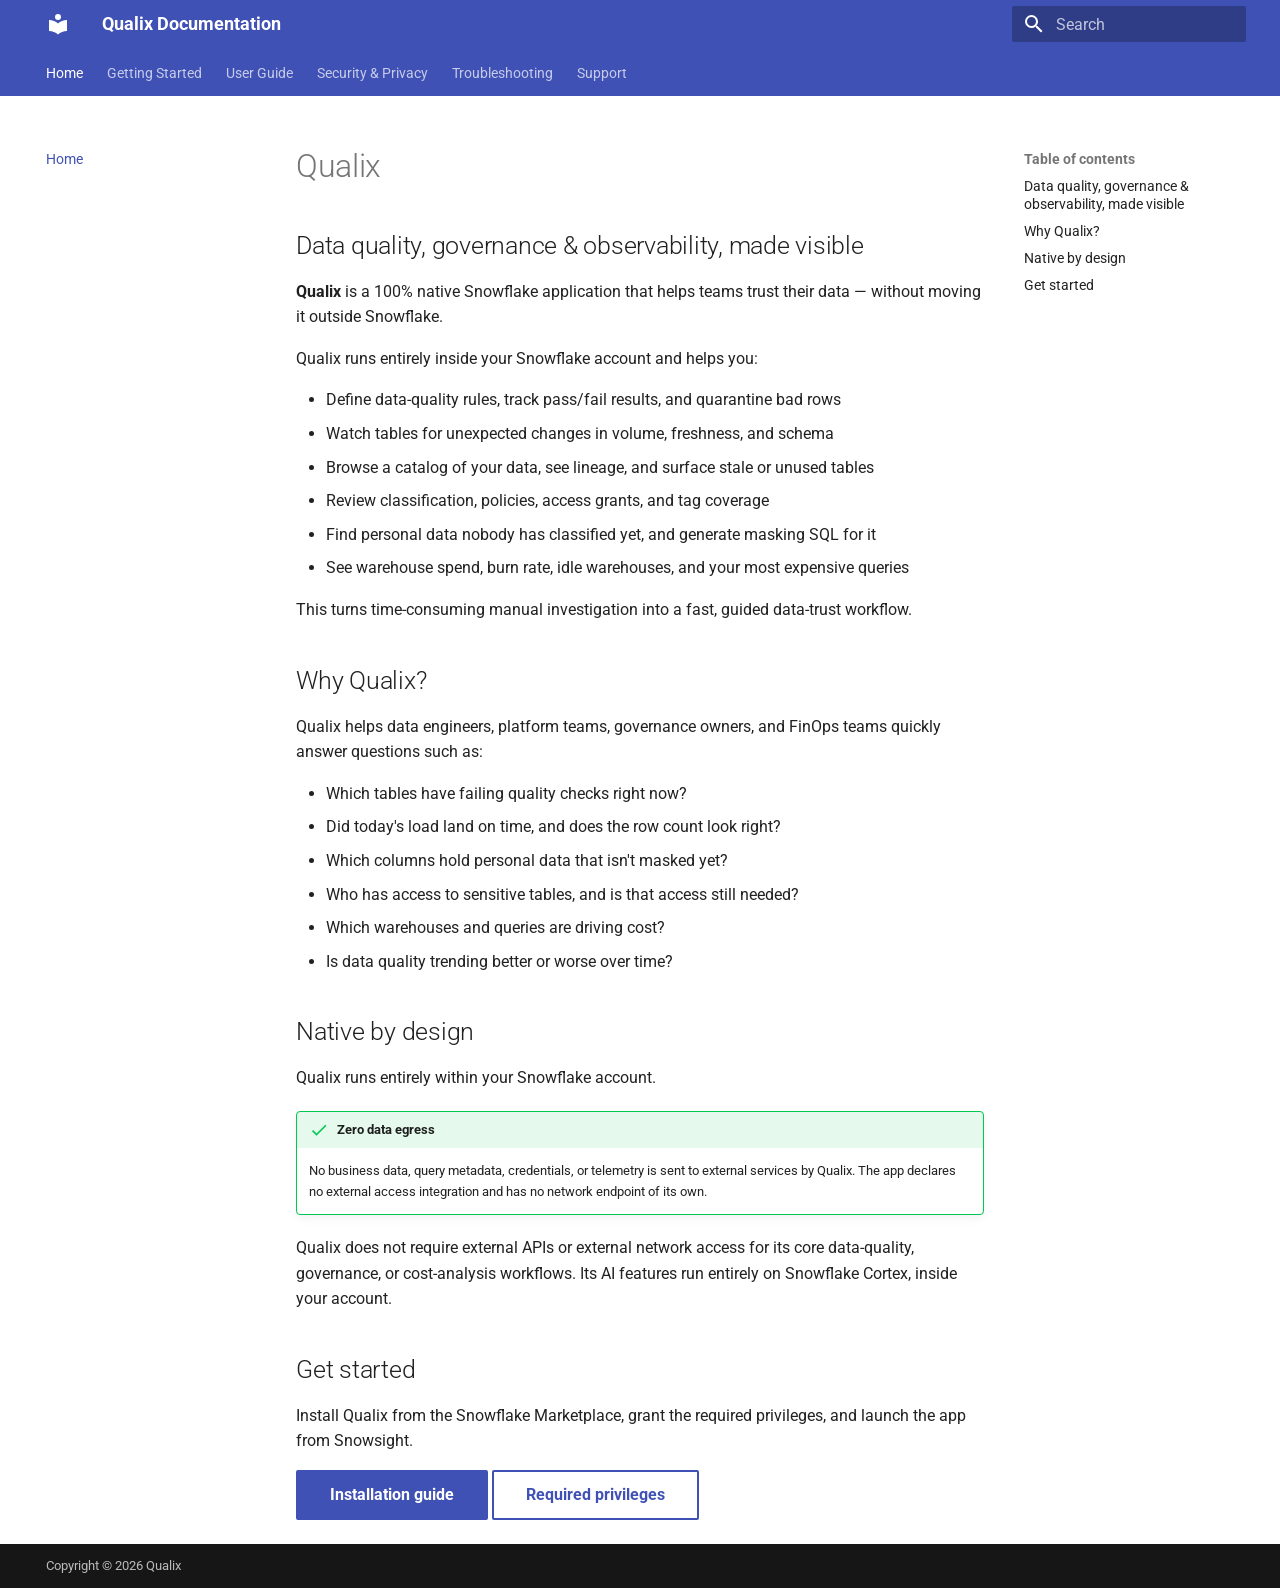
<file: index.html>
<!doctype html>
<html lang="en" class="no-js">
  <head>
    
      <meta charset="utf-8">
      <meta name="viewport" content="width=device-width,initial-scale=1">
      
        <meta name="description" content="Native Snowflake data quality, governance, and observability">
      
      
      
        <link rel="canonical" href="https://<your-org>.github.io/qualix-docs/">
      
      
      
        <link rel="next" href="installation/">
      
      
        
      
      
      <link rel="icon" href="assets/images/favicon.png">
      <meta name="generator" content="mkdocs-1.6.1, mkdocs-material-9.7.7">
    
    
      
        <title>Qualix Documentation</title>
      
    
    
      <link rel="stylesheet" href="assets/stylesheets/main.ec1eaa64.min.css">
      
      


    
    
      
    
    
      
        
        
        <link rel="preconnect" href="https://fonts.gstatic.com" crossorigin>
        <link rel="stylesheet" href="https://fonts.googleapis.com/css?family=Roboto:300,300i,400,400i,700,700i%7CRoboto+Mono:400,400i,700,700i&display=fallback">
        <style>:root{--md-text-font:"Roboto";--md-code-font:"Roboto Mono"}</style>
      
    
    
    <script>__md_scope=new URL(".",location),__md_hash=e=>[...e].reduce(((e,_)=>(e<<5)-e+_.charCodeAt(0)),0),__md_get=(e,_=localStorage,t=__md_scope)=>JSON.parse(_.getItem(t.pathname+"."+e)),__md_set=(e,_,t=localStorage,a=__md_scope)=>{try{t.setItem(a.pathname+"."+e,JSON.stringify(_))}catch(e){}}</script>
    
      

    
    
  </head>
  
  
    <body dir="ltr">
  
    
    <input class="md-toggle" data-md-toggle="drawer" type="checkbox" id="__drawer" autocomplete="off">
    <input class="md-toggle" data-md-toggle="search" type="checkbox" id="__search" autocomplete="off">
    <label class="md-overlay" for="__drawer"></label>
    <div data-md-component="skip">
      
        
        <a href="#qualix" class="md-skip">
          Skip to content
        </a>
      
    </div>
    <div data-md-component="announce">
      
    </div>
    
    
      

<header class="md-header" data-md-component="header">
  <nav class="md-header__inner md-grid" aria-label="Header">
    <a href="." title="Qualix Documentation" class="md-header__button md-logo" aria-label="Qualix Documentation" data-md-component="logo">
      
  
  <svg xmlns="http://www.w3.org/2000/svg" viewBox="0 0 24 24"><path d="M12 8a3 3 0 0 0 3-3 3 3 0 0 0-3-3 3 3 0 0 0-3 3 3 3 0 0 0 3 3m0 3.54C9.64 9.35 6.5 8 3 8v11c3.5 0 6.64 1.35 9 3.54 2.36-2.19 5.5-3.54 9-3.54V8c-3.5 0-6.64 1.35-9 3.54"/></svg>

    </a>
    <label class="md-header__button md-icon" for="__drawer">
      
      <svg xmlns="http://www.w3.org/2000/svg" viewBox="0 0 24 24"><path d="M3 6h18v2H3zm0 5h18v2H3zm0 5h18v2H3z"/></svg>
    </label>
    <div class="md-header__title" data-md-component="header-title">
      <div class="md-header__ellipsis">
        <div class="md-header__topic">
          <span class="md-ellipsis">
            Qualix Documentation
          </span>
        </div>
        <div class="md-header__topic" data-md-component="header-topic">
          <span class="md-ellipsis">
            
              Home
            
          </span>
        </div>
      </div>
    </div>
    
    
      <script>var palette=__md_get("__palette");if(palette&&palette.color){if("(prefers-color-scheme)"===palette.color.media){var media=matchMedia("(prefers-color-scheme: light)"),input=document.querySelector(media.matches?"[data-md-color-media='(prefers-color-scheme: light)']":"[data-md-color-media='(prefers-color-scheme: dark)']");palette.color.media=input.getAttribute("data-md-color-media"),palette.color.scheme=input.getAttribute("data-md-color-scheme"),palette.color.primary=input.getAttribute("data-md-color-primary"),palette.color.accent=input.getAttribute("data-md-color-accent")}for(var[key,value]of Object.entries(palette.color))document.body.setAttribute("data-md-color-"+key,value)}</script>
    
    
    
      
      
        <label class="md-header__button md-icon" for="__search">
          
          <svg xmlns="http://www.w3.org/2000/svg" viewBox="0 0 24 24"><path d="M9.5 3A6.5 6.5 0 0 1 16 9.5c0 1.61-.59 3.09-1.56 4.23l.27.27h.79l5 5-1.5 1.5-5-5v-.79l-.27-.27A6.52 6.52 0 0 1 9.5 16 6.5 6.5 0 0 1 3 9.5 6.5 6.5 0 0 1 9.5 3m0 2C7 5 5 7 5 9.5S7 14 9.5 14 14 12 14 9.5 12 5 9.5 5"/></svg>
        </label>
        <div class="md-search" data-md-component="search" role="dialog">
  <label class="md-search__overlay" for="__search"></label>
  <div class="md-search__inner" role="search">
    <form class="md-search__form" name="search">
      <input type="text" class="md-search__input" name="query" aria-label="Search" placeholder="Search" autocapitalize="off" autocorrect="off" autocomplete="off" spellcheck="false" data-md-component="search-query" required>
      <label class="md-search__icon md-icon" for="__search">
        
        <svg xmlns="http://www.w3.org/2000/svg" viewBox="0 0 24 24"><path d="M9.5 3A6.5 6.5 0 0 1 16 9.5c0 1.61-.59 3.09-1.56 4.23l.27.27h.79l5 5-1.5 1.5-5-5v-.79l-.27-.27A6.52 6.52 0 0 1 9.5 16 6.5 6.5 0 0 1 3 9.5 6.5 6.5 0 0 1 9.5 3m0 2C7 5 5 7 5 9.5S7 14 9.5 14 14 12 14 9.5 12 5 9.5 5"/></svg>
        
        <svg xmlns="http://www.w3.org/2000/svg" viewBox="0 0 24 24"><path d="M20 11v2H8l5.5 5.5-1.42 1.42L4.16 12l7.92-7.92L13.5 5.5 8 11z"/></svg>
      </label>
      <nav class="md-search__options" aria-label="Search">
        
        <button type="reset" class="md-search__icon md-icon" title="Clear" aria-label="Clear" tabindex="-1">
          
          <svg xmlns="http://www.w3.org/2000/svg" viewBox="0 0 24 24"><path d="M19 6.41 17.59 5 12 10.59 6.41 5 5 6.41 10.59 12 5 17.59 6.41 19 12 13.41 17.59 19 19 17.59 13.41 12z"/></svg>
        </button>
      </nav>
      
        <div class="md-search__suggest" data-md-component="search-suggest"></div>
      
    </form>
    <div class="md-search__output">
      <div class="md-search__scrollwrap" tabindex="0" data-md-scrollfix>
        <div class="md-search-result" data-md-component="search-result">
          <div class="md-search-result__meta">
            Initializing search
          </div>
          <ol class="md-search-result__list" role="presentation"></ol>
        </div>
      </div>
    </div>
  </div>
</div>
      
    
    
  </nav>
  
</header>
    
    <div class="md-container" data-md-component="container">
      
      
        
          
            
<nav class="md-tabs" aria-label="Tabs" data-md-component="tabs">
  <div class="md-grid">
    <ul class="md-tabs__list">
      
        
  
  
  
    
  
  
    <li class="md-tabs__item md-tabs__item--active">
      <a href="." class="md-tabs__link">
        
  
  
    
  
  Home

      </a>
    </li>
  

      
        
  
  
  
  
    
    
      <li class="md-tabs__item">
        <a href="installation/" class="md-tabs__link">
          
  
  
  Getting Started

        </a>
      </li>
    
  

      
        
  
  
  
  
    
    
      <li class="md-tabs__item">
        <a href="usage/" class="md-tabs__link">
          
  
  
  User Guide

        </a>
      </li>
    
  

      
        
  
  
  
  
    <li class="md-tabs__item">
      <a href="security/" class="md-tabs__link">
        
  
  
    
  
  Security & Privacy

      </a>
    </li>
  

      
        
  
  
  
  
    <li class="md-tabs__item">
      <a href="troubleshooting/" class="md-tabs__link">
        
  
  
    
  
  Troubleshooting

      </a>
    </li>
  

      
        
  
  
  
  
    <li class="md-tabs__item">
      <a href="support/" class="md-tabs__link">
        
  
  
    
  
  Support

      </a>
    </li>
  

      
    </ul>
  </div>
</nav>
          
        
      
      <main class="md-main" data-md-component="main">
        <div class="md-main__inner md-grid">
          
            
              
              <div class="md-sidebar md-sidebar--primary" data-md-component="sidebar" data-md-type="navigation" >
                <div class="md-sidebar__scrollwrap">
                  <div class="md-sidebar__inner">
                    


  


<nav class="md-nav md-nav--primary md-nav--lifted" aria-label="Navigation" data-md-level="0">
  <label class="md-nav__title" for="__drawer">
    <a href="." title="Qualix Documentation" class="md-nav__button md-logo" aria-label="Qualix Documentation" data-md-component="logo">
      
  
  <svg xmlns="http://www.w3.org/2000/svg" viewBox="0 0 24 24"><path d="M12 8a3 3 0 0 0 3-3 3 3 0 0 0-3-3 3 3 0 0 0-3 3 3 3 0 0 0 3 3m0 3.54C9.64 9.35 6.5 8 3 8v11c3.5 0 6.64 1.35 9 3.54 2.36-2.19 5.5-3.54 9-3.54V8c-3.5 0-6.64 1.35-9 3.54"/></svg>

    </a>
    Qualix Documentation
  </label>
  
  <ul class="md-nav__list" data-md-scrollfix>
    
      
      
  
  
    
  
  
  
    <li class="md-nav__item md-nav__item--active">
      
      <input class="md-nav__toggle md-toggle" type="checkbox" id="__toc">
      
      
        
      
      
        <label class="md-nav__link md-nav__link--active" for="__toc">
          
  
  
  <span class="md-ellipsis">
    
  
    Home
  

    
  </span>
  
  

          <span class="md-nav__icon md-icon"></span>
        </label>
      
      <a href="." class="md-nav__link md-nav__link--active">
        
  
  
  <span class="md-ellipsis">
    
  
    Home
  

    
  </span>
  
  

      </a>
      
        

<nav class="md-nav md-nav--secondary" aria-label="Table of contents">
  
  
  
    
  
  
    <label class="md-nav__title" for="__toc">
      <span class="md-nav__icon md-icon"></span>
      Table of contents
    </label>
    <ul class="md-nav__list" data-md-component="toc" data-md-scrollfix>
      
        <li class="md-nav__item">
  <a href="#data-quality-governance-observability-made-visible" class="md-nav__link">
    <span class="md-ellipsis">
      
        Data quality, governance &amp; observability, made visible
      
    </span>
  </a>
  
</li>
      
        <li class="md-nav__item">
  <a href="#why-qualix" class="md-nav__link">
    <span class="md-ellipsis">
      
        Why Qualix?
      
    </span>
  </a>
  
</li>
      
        <li class="md-nav__item">
  <a href="#native-by-design" class="md-nav__link">
    <span class="md-ellipsis">
      
        Native by design
      
    </span>
  </a>
  
</li>
      
        <li class="md-nav__item">
  <a href="#get-started" class="md-nav__link">
    <span class="md-ellipsis">
      
        Get started
      
    </span>
  </a>
  
</li>
      
    </ul>
  
</nav>
      
    </li>
  

    
      
      
  
  
  
  
    
    
    
    
      
      
        
      
    
    
    <li class="md-nav__item md-nav__item--nested">
      
        
        
        <input class="md-nav__toggle md-toggle " type="checkbox" id="__nav_2" >
        
          
          <label class="md-nav__link" for="__nav_2" id="__nav_2_label" tabindex="0">
            
  
  
  <span class="md-ellipsis">
    
  
    Getting Started
  

    
  </span>
  
  

            <span class="md-nav__icon md-icon"></span>
          </label>
        
        <nav class="md-nav" data-md-level="1" aria-labelledby="__nav_2_label" aria-expanded="false">
          <label class="md-nav__title" for="__nav_2">
            <span class="md-nav__icon md-icon"></span>
            
  
    Getting Started
  

          </label>
          <ul class="md-nav__list" data-md-scrollfix>
            
              
                
  
  
  
  
    <li class="md-nav__item">
      <a href="installation/" class="md-nav__link">
        
  
  
  <span class="md-ellipsis">
    
  
    Installation
  

    
  </span>
  
  

      </a>
    </li>
  

              
            
              
                
  
  
  
  
    <li class="md-nav__item">
      <a href="privileges/" class="md-nav__link">
        
  
  
  <span class="md-ellipsis">
    
  
    Required Privileges
  

    
  </span>
  
  

      </a>
    </li>
  

              
            
          </ul>
        </nav>
      
    </li>
  

    
      
      
  
  
  
  
    
    
    
    
      
      
        
      
    
    
    <li class="md-nav__item md-nav__item--nested">
      
        
        
        <input class="md-nav__toggle md-toggle " type="checkbox" id="__nav_3" >
        
          
          <label class="md-nav__link" for="__nav_3" id="__nav_3_label" tabindex="0">
            
  
  
  <span class="md-ellipsis">
    
  
    User Guide
  

    
  </span>
  
  

            <span class="md-nav__icon md-icon"></span>
          </label>
        
        <nav class="md-nav" data-md-level="1" aria-labelledby="__nav_3_label" aria-expanded="false">
          <label class="md-nav__title" for="__nav_3">
            <span class="md-nav__icon md-icon"></span>
            
  
    User Guide
  

          </label>
          <ul class="md-nav__list" data-md-scrollfix>
            
              
                
  
  
  
  
    <li class="md-nav__item">
      <a href="usage/" class="md-nav__link">
        
  
  
  <span class="md-ellipsis">
    
  
    Using Qualix
  

    
  </span>
  
  

      </a>
    </li>
  

              
            
              
                
  
  
  
  
    <li class="md-nav__item">
      <a href="features/" class="md-nav__link">
        
  
  
  <span class="md-ellipsis">
    
  
    Features
  

    
  </span>
  
  

      </a>
    </li>
  

              
            
          </ul>
        </nav>
      
    </li>
  

    
      
      
  
  
  
  
    <li class="md-nav__item">
      <a href="security/" class="md-nav__link">
        
  
  
  <span class="md-ellipsis">
    
  
    Security & Privacy
  

    
  </span>
  
  

      </a>
    </li>
  

    
      
      
  
  
  
  
    <li class="md-nav__item">
      <a href="troubleshooting/" class="md-nav__link">
        
  
  
  <span class="md-ellipsis">
    
  
    Troubleshooting
  

    
  </span>
  
  

      </a>
    </li>
  

    
      
      
  
  
  
  
    <li class="md-nav__item">
      <a href="support/" class="md-nav__link">
        
  
  
  <span class="md-ellipsis">
    
  
    Support
  

    
  </span>
  
  

      </a>
    </li>
  

    
  </ul>
</nav>
                  </div>
                </div>
              </div>
            
            
              
              <div class="md-sidebar md-sidebar--secondary" data-md-component="sidebar" data-md-type="toc" >
                <div class="md-sidebar__scrollwrap">
                  <div class="md-sidebar__inner">
                    

<nav class="md-nav md-nav--secondary" aria-label="Table of contents">
  
  
  
    
  
  
    <label class="md-nav__title" for="__toc">
      <span class="md-nav__icon md-icon"></span>
      Table of contents
    </label>
    <ul class="md-nav__list" data-md-component="toc" data-md-scrollfix>
      
        <li class="md-nav__item">
  <a href="#data-quality-governance-observability-made-visible" class="md-nav__link">
    <span class="md-ellipsis">
      
        Data quality, governance &amp; observability, made visible
      
    </span>
  </a>
  
</li>
      
        <li class="md-nav__item">
  <a href="#why-qualix" class="md-nav__link">
    <span class="md-ellipsis">
      
        Why Qualix?
      
    </span>
  </a>
  
</li>
      
        <li class="md-nav__item">
  <a href="#native-by-design" class="md-nav__link">
    <span class="md-ellipsis">
      
        Native by design
      
    </span>
  </a>
  
</li>
      
        <li class="md-nav__item">
  <a href="#get-started" class="md-nav__link">
    <span class="md-ellipsis">
      
        Get started
      
    </span>
  </a>
  
</li>
      
    </ul>
  
</nav>
                  </div>
                </div>
              </div>
            
          
          
            <div class="md-content" data-md-component="content">
              
              <article class="md-content__inner md-typeset">
                
                  



<h1 id="qualix">Qualix<a class="headerlink" href="#qualix" title="Permanent link">&para;</a></h1>
<h2 id="data-quality-governance-observability-made-visible">Data quality, governance &amp; observability, made visible<a class="headerlink" href="#data-quality-governance-observability-made-visible" title="Permanent link">&para;</a></h2>
<p><strong>Qualix</strong> is a 100% native Snowflake application that helps teams trust their
data — without moving it outside Snowflake.</p>
<p>Qualix runs entirely inside your Snowflake account and helps you:</p>
<ul>
<li>Define data-quality rules, track pass/fail results, and quarantine bad rows</li>
<li>Watch tables for unexpected changes in volume, freshness, and schema</li>
<li>Browse a catalog of your data, see lineage, and surface stale or unused tables</li>
<li>Review classification, policies, access grants, and tag coverage</li>
<li>Find personal data nobody has classified yet, and generate masking SQL for it</li>
<li>See warehouse spend, burn rate, idle warehouses, and your most expensive queries</li>
</ul>
<p>This turns time-consuming manual investigation into a fast, guided data-trust workflow.</p>
<h2 id="why-qualix">Why Qualix?<a class="headerlink" href="#why-qualix" title="Permanent link">&para;</a></h2>
<p>Qualix helps data engineers, platform teams, governance owners, and FinOps teams
quickly answer questions such as:</p>
<ul>
<li>Which tables have failing quality checks right now?</li>
<li>Did today's load land on time, and does the row count look right?</li>
<li>Which columns hold personal data that isn't masked yet?</li>
<li>Who has access to sensitive tables, and is that access still needed?</li>
<li>Which warehouses and queries are driving cost?</li>
<li>Is data quality trending better or worse over time?</li>
</ul>
<h2 id="native-by-design">Native by design<a class="headerlink" href="#native-by-design" title="Permanent link">&para;</a></h2>
<p>Qualix runs entirely within your Snowflake account.</p>
<div class="admonition success">
<p class="admonition-title">Zero data egress</p>
<p>No business data, query metadata, credentials, or telemetry is sent to external
services by Qualix. The app declares no external access integration and has
no network endpoint of its own.</p>
</div>
<p>Qualix does not require external APIs or external network access for its core
data-quality, governance, or cost-analysis workflows. Its AI features run entirely on
Snowflake Cortex, inside your account.</p>
<h2 id="get-started">Get started<a class="headerlink" href="#get-started" title="Permanent link">&para;</a></h2>
<p>Install Qualix from the Snowflake Marketplace, grant the required privileges, and
launch the app from Snowsight.</p>
<p><a class="md-button md-button--primary" href="installation/">Installation guide</a>
<a class="md-button" href="privileges/">Required privileges</a></p>












                
              </article>
            </div>
          
          
<script>var target=document.getElementById(location.hash.slice(1));target&&target.name&&(target.checked=target.name.startsWith("__tabbed_"))</script>
        </div>
        
          <button type="button" class="md-top md-icon" data-md-component="top" hidden>
  
  <svg xmlns="http://www.w3.org/2000/svg" viewBox="0 0 24 24"><path d="M13 20h-2V8l-5.5 5.5-1.42-1.42L12 4.16l7.92 7.92-1.42 1.42L13 8z"/></svg>
  Back to top
</button>
        
      </main>
      
        <footer class="md-footer">
  
  <div class="md-footer-meta md-typeset">
    <div class="md-footer-meta__inner md-grid">
      <div class="md-copyright">
  
    <div class="md-copyright__highlight">
      Copyright &copy; 2026 Qualix
    </div>
  
  
</div>
      
    </div>
  </div>
</footer>
      
    </div>
    <div class="md-dialog" data-md-component="dialog">
      <div class="md-dialog__inner md-typeset"></div>
    </div>
    
    
    
      
      
      <script id="__config" type="application/json">{"annotate": null, "base": ".", "features": ["navigation.tabs", "navigation.sections", "navigation.top", "search.highlight", "search.suggest", "content.code.copy"], "search": "assets/javascripts/workers/search.2c215733.min.js", "tags": null, "translations": {"clipboard.copied": "Copied to clipboard", "clipboard.copy": "Copy to clipboard", "search.result.more.one": "1 more on this page", "search.result.more.other": "# more on this page", "search.result.none": "No matching documents", "search.result.one": "1 matching document", "search.result.other": "# matching documents", "search.result.placeholder": "Type to start searching", "search.result.term.missing": "Missing", "select.version": "Select version"}, "version": null}</script>
    
    
      <script src="assets/javascripts/bundle.d7400e89.min.js"></script>
      
    
  </body>
</html>
</file>
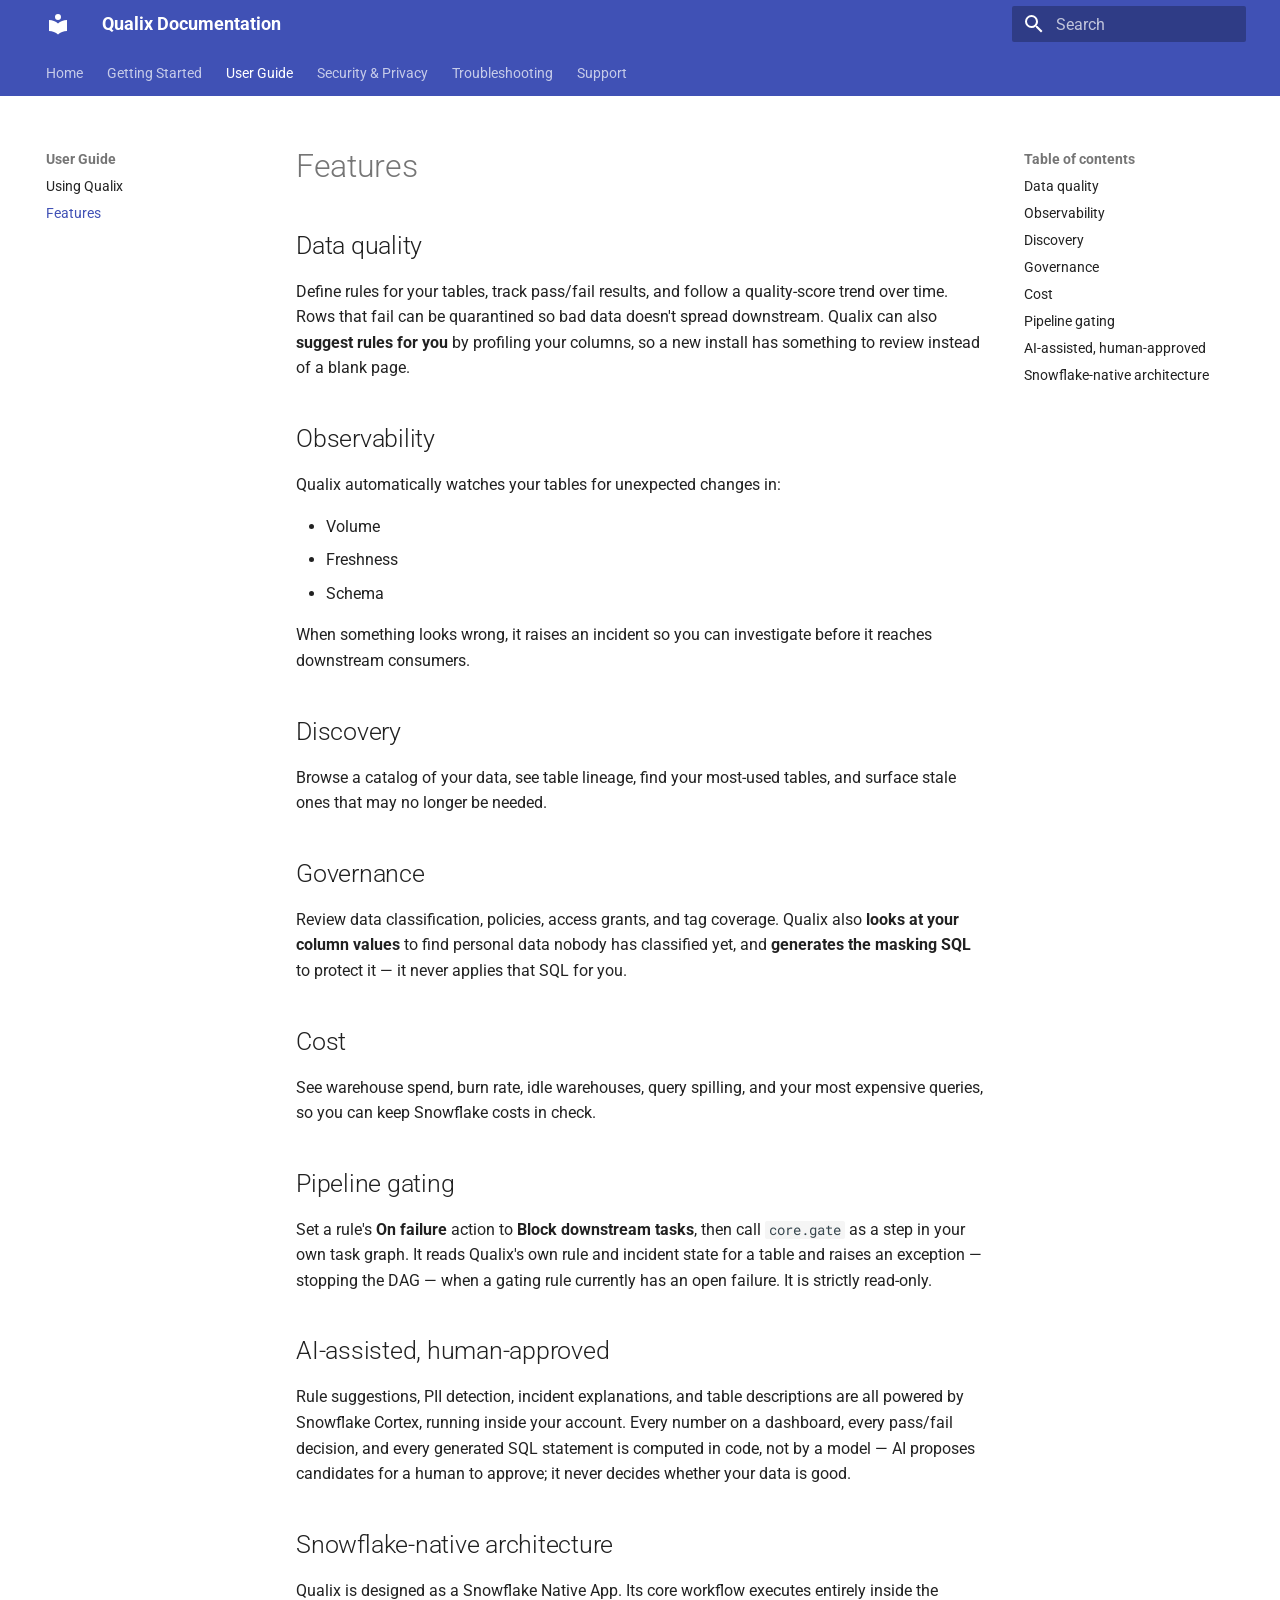
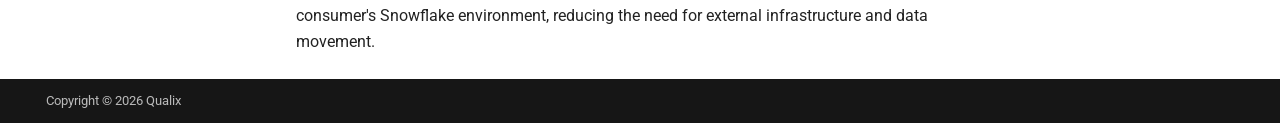
<file: features/index.html>
<!doctype html>
<html lang="en" class="no-js">
  <head>
    
      <meta charset="utf-8">
      <meta name="viewport" content="width=device-width,initial-scale=1">
      
        <meta name="description" content="Native Snowflake data quality, governance, and observability">
      
      
      
        <link rel="canonical" href="https://<your-org>.github.io/qualix-docs/features/">
      
      
        <link rel="prev" href="../usage/">
      
      
        <link rel="next" href="../security/">
      
      
        
      
      
      <link rel="icon" href="../assets/images/favicon.png">
      <meta name="generator" content="mkdocs-1.6.1, mkdocs-material-9.7.7">
    
    
      
        <title>Features - Qualix Documentation</title>
      
    
    
      <link rel="stylesheet" href="../assets/stylesheets/main.ec1eaa64.min.css">
      
      


    
    
      
    
    
      
        
        
        <link rel="preconnect" href="https://fonts.gstatic.com" crossorigin>
        <link rel="stylesheet" href="https://fonts.googleapis.com/css?family=Roboto:300,300i,400,400i,700,700i%7CRoboto+Mono:400,400i,700,700i&display=fallback">
        <style>:root{--md-text-font:"Roboto";--md-code-font:"Roboto Mono"}</style>
      
    
    
    <script>__md_scope=new URL("..",location),__md_hash=e=>[...e].reduce(((e,_)=>(e<<5)-e+_.charCodeAt(0)),0),__md_get=(e,_=localStorage,t=__md_scope)=>JSON.parse(_.getItem(t.pathname+"."+e)),__md_set=(e,_,t=localStorage,a=__md_scope)=>{try{t.setItem(a.pathname+"."+e,JSON.stringify(_))}catch(e){}}</script>
    
      

    
    
  </head>
  
  
    <body dir="ltr">
  
    
    <input class="md-toggle" data-md-toggle="drawer" type="checkbox" id="__drawer" autocomplete="off">
    <input class="md-toggle" data-md-toggle="search" type="checkbox" id="__search" autocomplete="off">
    <label class="md-overlay" for="__drawer"></label>
    <div data-md-component="skip">
      
        
        <a href="#features" class="md-skip">
          Skip to content
        </a>
      
    </div>
    <div data-md-component="announce">
      
    </div>
    
    
      

<header class="md-header" data-md-component="header">
  <nav class="md-header__inner md-grid" aria-label="Header">
    <a href=".." title="Qualix Documentation" class="md-header__button md-logo" aria-label="Qualix Documentation" data-md-component="logo">
      
  
  <svg xmlns="http://www.w3.org/2000/svg" viewBox="0 0 24 24"><path d="M12 8a3 3 0 0 0 3-3 3 3 0 0 0-3-3 3 3 0 0 0-3 3 3 3 0 0 0 3 3m0 3.54C9.64 9.35 6.5 8 3 8v11c3.5 0 6.64 1.35 9 3.54 2.36-2.19 5.5-3.54 9-3.54V8c-3.5 0-6.64 1.35-9 3.54"/></svg>

    </a>
    <label class="md-header__button md-icon" for="__drawer">
      
      <svg xmlns="http://www.w3.org/2000/svg" viewBox="0 0 24 24"><path d="M3 6h18v2H3zm0 5h18v2H3zm0 5h18v2H3z"/></svg>
    </label>
    <div class="md-header__title" data-md-component="header-title">
      <div class="md-header__ellipsis">
        <div class="md-header__topic">
          <span class="md-ellipsis">
            Qualix Documentation
          </span>
        </div>
        <div class="md-header__topic" data-md-component="header-topic">
          <span class="md-ellipsis">
            
              Features
            
          </span>
        </div>
      </div>
    </div>
    
    
      <script>var palette=__md_get("__palette");if(palette&&palette.color){if("(prefers-color-scheme)"===palette.color.media){var media=matchMedia("(prefers-color-scheme: light)"),input=document.querySelector(media.matches?"[data-md-color-media='(prefers-color-scheme: light)']":"[data-md-color-media='(prefers-color-scheme: dark)']");palette.color.media=input.getAttribute("data-md-color-media"),palette.color.scheme=input.getAttribute("data-md-color-scheme"),palette.color.primary=input.getAttribute("data-md-color-primary"),palette.color.accent=input.getAttribute("data-md-color-accent")}for(var[key,value]of Object.entries(palette.color))document.body.setAttribute("data-md-color-"+key,value)}</script>
    
    
    
      
      
        <label class="md-header__button md-icon" for="__search">
          
          <svg xmlns="http://www.w3.org/2000/svg" viewBox="0 0 24 24"><path d="M9.5 3A6.5 6.5 0 0 1 16 9.5c0 1.61-.59 3.09-1.56 4.23l.27.27h.79l5 5-1.5 1.5-5-5v-.79l-.27-.27A6.52 6.52 0 0 1 9.5 16 6.5 6.5 0 0 1 3 9.5 6.5 6.5 0 0 1 9.5 3m0 2C7 5 5 7 5 9.5S7 14 9.5 14 14 12 14 9.5 12 5 9.5 5"/></svg>
        </label>
        <div class="md-search" data-md-component="search" role="dialog">
  <label class="md-search__overlay" for="__search"></label>
  <div class="md-search__inner" role="search">
    <form class="md-search__form" name="search">
      <input type="text" class="md-search__input" name="query" aria-label="Search" placeholder="Search" autocapitalize="off" autocorrect="off" autocomplete="off" spellcheck="false" data-md-component="search-query" required>
      <label class="md-search__icon md-icon" for="__search">
        
        <svg xmlns="http://www.w3.org/2000/svg" viewBox="0 0 24 24"><path d="M9.5 3A6.5 6.5 0 0 1 16 9.5c0 1.61-.59 3.09-1.56 4.23l.27.27h.79l5 5-1.5 1.5-5-5v-.79l-.27-.27A6.52 6.52 0 0 1 9.5 16 6.5 6.5 0 0 1 3 9.5 6.5 6.5 0 0 1 9.5 3m0 2C7 5 5 7 5 9.5S7 14 9.5 14 14 12 14 9.5 12 5 9.5 5"/></svg>
        
        <svg xmlns="http://www.w3.org/2000/svg" viewBox="0 0 24 24"><path d="M20 11v2H8l5.5 5.5-1.42 1.42L4.16 12l7.92-7.92L13.5 5.5 8 11z"/></svg>
      </label>
      <nav class="md-search__options" aria-label="Search">
        
        <button type="reset" class="md-search__icon md-icon" title="Clear" aria-label="Clear" tabindex="-1">
          
          <svg xmlns="http://www.w3.org/2000/svg" viewBox="0 0 24 24"><path d="M19 6.41 17.59 5 12 10.59 6.41 5 5 6.41 10.59 12 5 17.59 6.41 19 12 13.41 17.59 19 19 17.59 13.41 12z"/></svg>
        </button>
      </nav>
      
        <div class="md-search__suggest" data-md-component="search-suggest"></div>
      
    </form>
    <div class="md-search__output">
      <div class="md-search__scrollwrap" tabindex="0" data-md-scrollfix>
        <div class="md-search-result" data-md-component="search-result">
          <div class="md-search-result__meta">
            Initializing search
          </div>
          <ol class="md-search-result__list" role="presentation"></ol>
        </div>
      </div>
    </div>
  </div>
</div>
      
    
    
  </nav>
  
</header>
    
    <div class="md-container" data-md-component="container">
      
      
        
          
            
<nav class="md-tabs" aria-label="Tabs" data-md-component="tabs">
  <div class="md-grid">
    <ul class="md-tabs__list">
      
        
  
  
  
  
    <li class="md-tabs__item">
      <a href=".." class="md-tabs__link">
        
  
  
    
  
  Home

      </a>
    </li>
  

      
        
  
  
  
  
    
    
      <li class="md-tabs__item">
        <a href="../installation/" class="md-tabs__link">
          
  
  
  Getting Started

        </a>
      </li>
    
  

      
        
  
  
  
    
  
  
    
    
      <li class="md-tabs__item md-tabs__item--active">
        <a href="../usage/" class="md-tabs__link">
          
  
  
  User Guide

        </a>
      </li>
    
  

      
        
  
  
  
  
    <li class="md-tabs__item">
      <a href="../security/" class="md-tabs__link">
        
  
  
    
  
  Security & Privacy

      </a>
    </li>
  

      
        
  
  
  
  
    <li class="md-tabs__item">
      <a href="../troubleshooting/" class="md-tabs__link">
        
  
  
    
  
  Troubleshooting

      </a>
    </li>
  

      
        
  
  
  
  
    <li class="md-tabs__item">
      <a href="../support/" class="md-tabs__link">
        
  
  
    
  
  Support

      </a>
    </li>
  

      
    </ul>
  </div>
</nav>
          
        
      
      <main class="md-main" data-md-component="main">
        <div class="md-main__inner md-grid">
          
            
              
              <div class="md-sidebar md-sidebar--primary" data-md-component="sidebar" data-md-type="navigation" >
                <div class="md-sidebar__scrollwrap">
                  <div class="md-sidebar__inner">
                    


  


<nav class="md-nav md-nav--primary md-nav--lifted" aria-label="Navigation" data-md-level="0">
  <label class="md-nav__title" for="__drawer">
    <a href=".." title="Qualix Documentation" class="md-nav__button md-logo" aria-label="Qualix Documentation" data-md-component="logo">
      
  
  <svg xmlns="http://www.w3.org/2000/svg" viewBox="0 0 24 24"><path d="M12 8a3 3 0 0 0 3-3 3 3 0 0 0-3-3 3 3 0 0 0-3 3 3 3 0 0 0 3 3m0 3.54C9.64 9.35 6.5 8 3 8v11c3.5 0 6.64 1.35 9 3.54 2.36-2.19 5.5-3.54 9-3.54V8c-3.5 0-6.64 1.35-9 3.54"/></svg>

    </a>
    Qualix Documentation
  </label>
  
  <ul class="md-nav__list" data-md-scrollfix>
    
      
      
  
  
  
  
    <li class="md-nav__item">
      <a href=".." class="md-nav__link">
        
  
  
  <span class="md-ellipsis">
    
  
    Home
  

    
  </span>
  
  

      </a>
    </li>
  

    
      
      
  
  
  
  
    
    
    
    
      
      
        
      
    
    
    <li class="md-nav__item md-nav__item--nested">
      
        
        
        <input class="md-nav__toggle md-toggle " type="checkbox" id="__nav_2" >
        
          
          <label class="md-nav__link" for="__nav_2" id="__nav_2_label" tabindex="0">
            
  
  
  <span class="md-ellipsis">
    
  
    Getting Started
  

    
  </span>
  
  

            <span class="md-nav__icon md-icon"></span>
          </label>
        
        <nav class="md-nav" data-md-level="1" aria-labelledby="__nav_2_label" aria-expanded="false">
          <label class="md-nav__title" for="__nav_2">
            <span class="md-nav__icon md-icon"></span>
            
  
    Getting Started
  

          </label>
          <ul class="md-nav__list" data-md-scrollfix>
            
              
                
  
  
  
  
    <li class="md-nav__item">
      <a href="../installation/" class="md-nav__link">
        
  
  
  <span class="md-ellipsis">
    
  
    Installation
  

    
  </span>
  
  

      </a>
    </li>
  

              
            
              
                
  
  
  
  
    <li class="md-nav__item">
      <a href="../privileges/" class="md-nav__link">
        
  
  
  <span class="md-ellipsis">
    
  
    Required Privileges
  

    
  </span>
  
  

      </a>
    </li>
  

              
            
          </ul>
        </nav>
      
    </li>
  

    
      
      
  
  
    
  
  
  
    
    
    
    
      
        
        
      
      
        
      
    
    
    <li class="md-nav__item md-nav__item--active md-nav__item--section md-nav__item--nested">
      
        
        
        <input class="md-nav__toggle md-toggle " type="checkbox" id="__nav_3" checked>
        
          
          <label class="md-nav__link" for="__nav_3" id="__nav_3_label" tabindex="">
            
  
  
  <span class="md-ellipsis">
    
  
    User Guide
  

    
  </span>
  
  

            <span class="md-nav__icon md-icon"></span>
          </label>
        
        <nav class="md-nav" data-md-level="1" aria-labelledby="__nav_3_label" aria-expanded="true">
          <label class="md-nav__title" for="__nav_3">
            <span class="md-nav__icon md-icon"></span>
            
  
    User Guide
  

          </label>
          <ul class="md-nav__list" data-md-scrollfix>
            
              
                
  
  
  
  
    <li class="md-nav__item">
      <a href="../usage/" class="md-nav__link">
        
  
  
  <span class="md-ellipsis">
    
  
    Using Qualix
  

    
  </span>
  
  

      </a>
    </li>
  

              
            
              
                
  
  
    
  
  
  
    <li class="md-nav__item md-nav__item--active">
      
      <input class="md-nav__toggle md-toggle" type="checkbox" id="__toc">
      
      
        
      
      
        <label class="md-nav__link md-nav__link--active" for="__toc">
          
  
  
  <span class="md-ellipsis">
    
  
    Features
  

    
  </span>
  
  

          <span class="md-nav__icon md-icon"></span>
        </label>
      
      <a href="./" class="md-nav__link md-nav__link--active">
        
  
  
  <span class="md-ellipsis">
    
  
    Features
  

    
  </span>
  
  

      </a>
      
        

<nav class="md-nav md-nav--secondary" aria-label="Table of contents">
  
  
  
    
  
  
    <label class="md-nav__title" for="__toc">
      <span class="md-nav__icon md-icon"></span>
      Table of contents
    </label>
    <ul class="md-nav__list" data-md-component="toc" data-md-scrollfix>
      
        <li class="md-nav__item">
  <a href="#data-quality" class="md-nav__link">
    <span class="md-ellipsis">
      
        Data quality
      
    </span>
  </a>
  
</li>
      
        <li class="md-nav__item">
  <a href="#observability" class="md-nav__link">
    <span class="md-ellipsis">
      
        Observability
      
    </span>
  </a>
  
</li>
      
        <li class="md-nav__item">
  <a href="#discovery" class="md-nav__link">
    <span class="md-ellipsis">
      
        Discovery
      
    </span>
  </a>
  
</li>
      
        <li class="md-nav__item">
  <a href="#governance" class="md-nav__link">
    <span class="md-ellipsis">
      
        Governance
      
    </span>
  </a>
  
</li>
      
        <li class="md-nav__item">
  <a href="#cost" class="md-nav__link">
    <span class="md-ellipsis">
      
        Cost
      
    </span>
  </a>
  
</li>
      
        <li class="md-nav__item">
  <a href="#pipeline-gating" class="md-nav__link">
    <span class="md-ellipsis">
      
        Pipeline gating
      
    </span>
  </a>
  
</li>
      
        <li class="md-nav__item">
  <a href="#ai-assisted-human-approved" class="md-nav__link">
    <span class="md-ellipsis">
      
        AI-assisted, human-approved
      
    </span>
  </a>
  
</li>
      
        <li class="md-nav__item">
  <a href="#snowflake-native-architecture" class="md-nav__link">
    <span class="md-ellipsis">
      
        Snowflake-native architecture
      
    </span>
  </a>
  
</li>
      
    </ul>
  
</nav>
      
    </li>
  

              
            
          </ul>
        </nav>
      
    </li>
  

    
      
      
  
  
  
  
    <li class="md-nav__item">
      <a href="../security/" class="md-nav__link">
        
  
  
  <span class="md-ellipsis">
    
  
    Security & Privacy
  

    
  </span>
  
  

      </a>
    </li>
  

    
      
      
  
  
  
  
    <li class="md-nav__item">
      <a href="../troubleshooting/" class="md-nav__link">
        
  
  
  <span class="md-ellipsis">
    
  
    Troubleshooting
  

    
  </span>
  
  

      </a>
    </li>
  

    
      
      
  
  
  
  
    <li class="md-nav__item">
      <a href="../support/" class="md-nav__link">
        
  
  
  <span class="md-ellipsis">
    
  
    Support
  

    
  </span>
  
  

      </a>
    </li>
  

    
  </ul>
</nav>
                  </div>
                </div>
              </div>
            
            
              
              <div class="md-sidebar md-sidebar--secondary" data-md-component="sidebar" data-md-type="toc" >
                <div class="md-sidebar__scrollwrap">
                  <div class="md-sidebar__inner">
                    

<nav class="md-nav md-nav--secondary" aria-label="Table of contents">
  
  
  
    
  
  
    <label class="md-nav__title" for="__toc">
      <span class="md-nav__icon md-icon"></span>
      Table of contents
    </label>
    <ul class="md-nav__list" data-md-component="toc" data-md-scrollfix>
      
        <li class="md-nav__item">
  <a href="#data-quality" class="md-nav__link">
    <span class="md-ellipsis">
      
        Data quality
      
    </span>
  </a>
  
</li>
      
        <li class="md-nav__item">
  <a href="#observability" class="md-nav__link">
    <span class="md-ellipsis">
      
        Observability
      
    </span>
  </a>
  
</li>
      
        <li class="md-nav__item">
  <a href="#discovery" class="md-nav__link">
    <span class="md-ellipsis">
      
        Discovery
      
    </span>
  </a>
  
</li>
      
        <li class="md-nav__item">
  <a href="#governance" class="md-nav__link">
    <span class="md-ellipsis">
      
        Governance
      
    </span>
  </a>
  
</li>
      
        <li class="md-nav__item">
  <a href="#cost" class="md-nav__link">
    <span class="md-ellipsis">
      
        Cost
      
    </span>
  </a>
  
</li>
      
        <li class="md-nav__item">
  <a href="#pipeline-gating" class="md-nav__link">
    <span class="md-ellipsis">
      
        Pipeline gating
      
    </span>
  </a>
  
</li>
      
        <li class="md-nav__item">
  <a href="#ai-assisted-human-approved" class="md-nav__link">
    <span class="md-ellipsis">
      
        AI-assisted, human-approved
      
    </span>
  </a>
  
</li>
      
        <li class="md-nav__item">
  <a href="#snowflake-native-architecture" class="md-nav__link">
    <span class="md-ellipsis">
      
        Snowflake-native architecture
      
    </span>
  </a>
  
</li>
      
    </ul>
  
</nav>
                  </div>
                </div>
              </div>
            
          
          
            <div class="md-content" data-md-component="content">
              
              <article class="md-content__inner md-typeset">
                
                  



<h1 id="features">Features<a class="headerlink" href="#features" title="Permanent link">&para;</a></h1>
<h2 id="data-quality">Data quality<a class="headerlink" href="#data-quality" title="Permanent link">&para;</a></h2>
<p>Define rules for your tables, track pass/fail results, and follow a quality-score
trend over time. Rows that fail can be quarantined so bad data doesn't spread
downstream. Qualix can also <strong>suggest rules for you</strong> by profiling your columns,
so a new install has something to review instead of a blank page.</p>
<h2 id="observability">Observability<a class="headerlink" href="#observability" title="Permanent link">&para;</a></h2>
<p>Qualix automatically watches your tables for unexpected changes in:</p>
<ul>
<li>Volume</li>
<li>Freshness</li>
<li>Schema</li>
</ul>
<p>When something looks wrong, it raises an incident so you can investigate before it
reaches downstream consumers.</p>
<h2 id="discovery">Discovery<a class="headerlink" href="#discovery" title="Permanent link">&para;</a></h2>
<p>Browse a catalog of your data, see table lineage, find your most-used tables, and
surface stale ones that may no longer be needed.</p>
<h2 id="governance">Governance<a class="headerlink" href="#governance" title="Permanent link">&para;</a></h2>
<p>Review data classification, policies, access grants, and tag coverage. Qualix also
<strong>looks at your column values</strong> to find personal data nobody has classified yet, and
<strong>generates the masking SQL</strong> to protect it — it never applies that SQL for you.</p>
<h2 id="cost">Cost<a class="headerlink" href="#cost" title="Permanent link">&para;</a></h2>
<p>See warehouse spend, burn rate, idle warehouses, query spilling, and your most
expensive queries, so you can keep Snowflake costs in check.</p>
<h2 id="pipeline-gating">Pipeline gating<a class="headerlink" href="#pipeline-gating" title="Permanent link">&para;</a></h2>
<p>Set a rule's <strong>On failure</strong> action to <strong>Block downstream tasks</strong>, then call
<code>core.gate</code> as a step in your own task graph. It reads Qualix's own rule and
incident state for a table and raises an exception — stopping the DAG — when a
gating rule currently has an open failure. It is strictly read-only.</p>
<h2 id="ai-assisted-human-approved">AI-assisted, human-approved<a class="headerlink" href="#ai-assisted-human-approved" title="Permanent link">&para;</a></h2>
<p>Rule suggestions, PII detection, incident explanations, and table descriptions are all
powered by Snowflake Cortex, running inside your account. Every number on a dashboard,
every pass/fail decision, and every generated SQL statement is computed in code, not
by a model — AI proposes candidates for a human to approve; it never decides whether
your data is good.</p>
<h2 id="snowflake-native-architecture">Snowflake-native architecture<a class="headerlink" href="#snowflake-native-architecture" title="Permanent link">&para;</a></h2>
<p>Qualix is designed as a Snowflake Native App. Its core workflow executes entirely
inside the consumer's Snowflake environment, reducing the need for external
infrastructure and data movement.</p>












                
              </article>
            </div>
          
          
<script>var target=document.getElementById(location.hash.slice(1));target&&target.name&&(target.checked=target.name.startsWith("__tabbed_"))</script>
        </div>
        
          <button type="button" class="md-top md-icon" data-md-component="top" hidden>
  
  <svg xmlns="http://www.w3.org/2000/svg" viewBox="0 0 24 24"><path d="M13 20h-2V8l-5.5 5.5-1.42-1.42L12 4.16l7.92 7.92-1.42 1.42L13 8z"/></svg>
  Back to top
</button>
        
      </main>
      
        <footer class="md-footer">
  
  <div class="md-footer-meta md-typeset">
    <div class="md-footer-meta__inner md-grid">
      <div class="md-copyright">
  
    <div class="md-copyright__highlight">
      Copyright &copy; 2026 Qualix
    </div>
  
  
</div>
      
    </div>
  </div>
</footer>
      
    </div>
    <div class="md-dialog" data-md-component="dialog">
      <div class="md-dialog__inner md-typeset"></div>
    </div>
    
    
    
      
      
      <script id="__config" type="application/json">{"annotate": null, "base": "..", "features": ["navigation.tabs", "navigation.sections", "navigation.top", "search.highlight", "search.suggest", "content.code.copy"], "search": "../assets/javascripts/workers/search.2c215733.min.js", "tags": null, "translations": {"clipboard.copied": "Copied to clipboard", "clipboard.copy": "Copy to clipboard", "search.result.more.one": "1 more on this page", "search.result.more.other": "# more on this page", "search.result.none": "No matching documents", "search.result.one": "1 matching document", "search.result.other": "# matching documents", "search.result.placeholder": "Type to start searching", "search.result.term.missing": "Missing", "select.version": "Select version"}, "version": null}</script>
    
    
      <script src="../assets/javascripts/bundle.d7400e89.min.js"></script>
      
    
  </body>
</html>
</file>
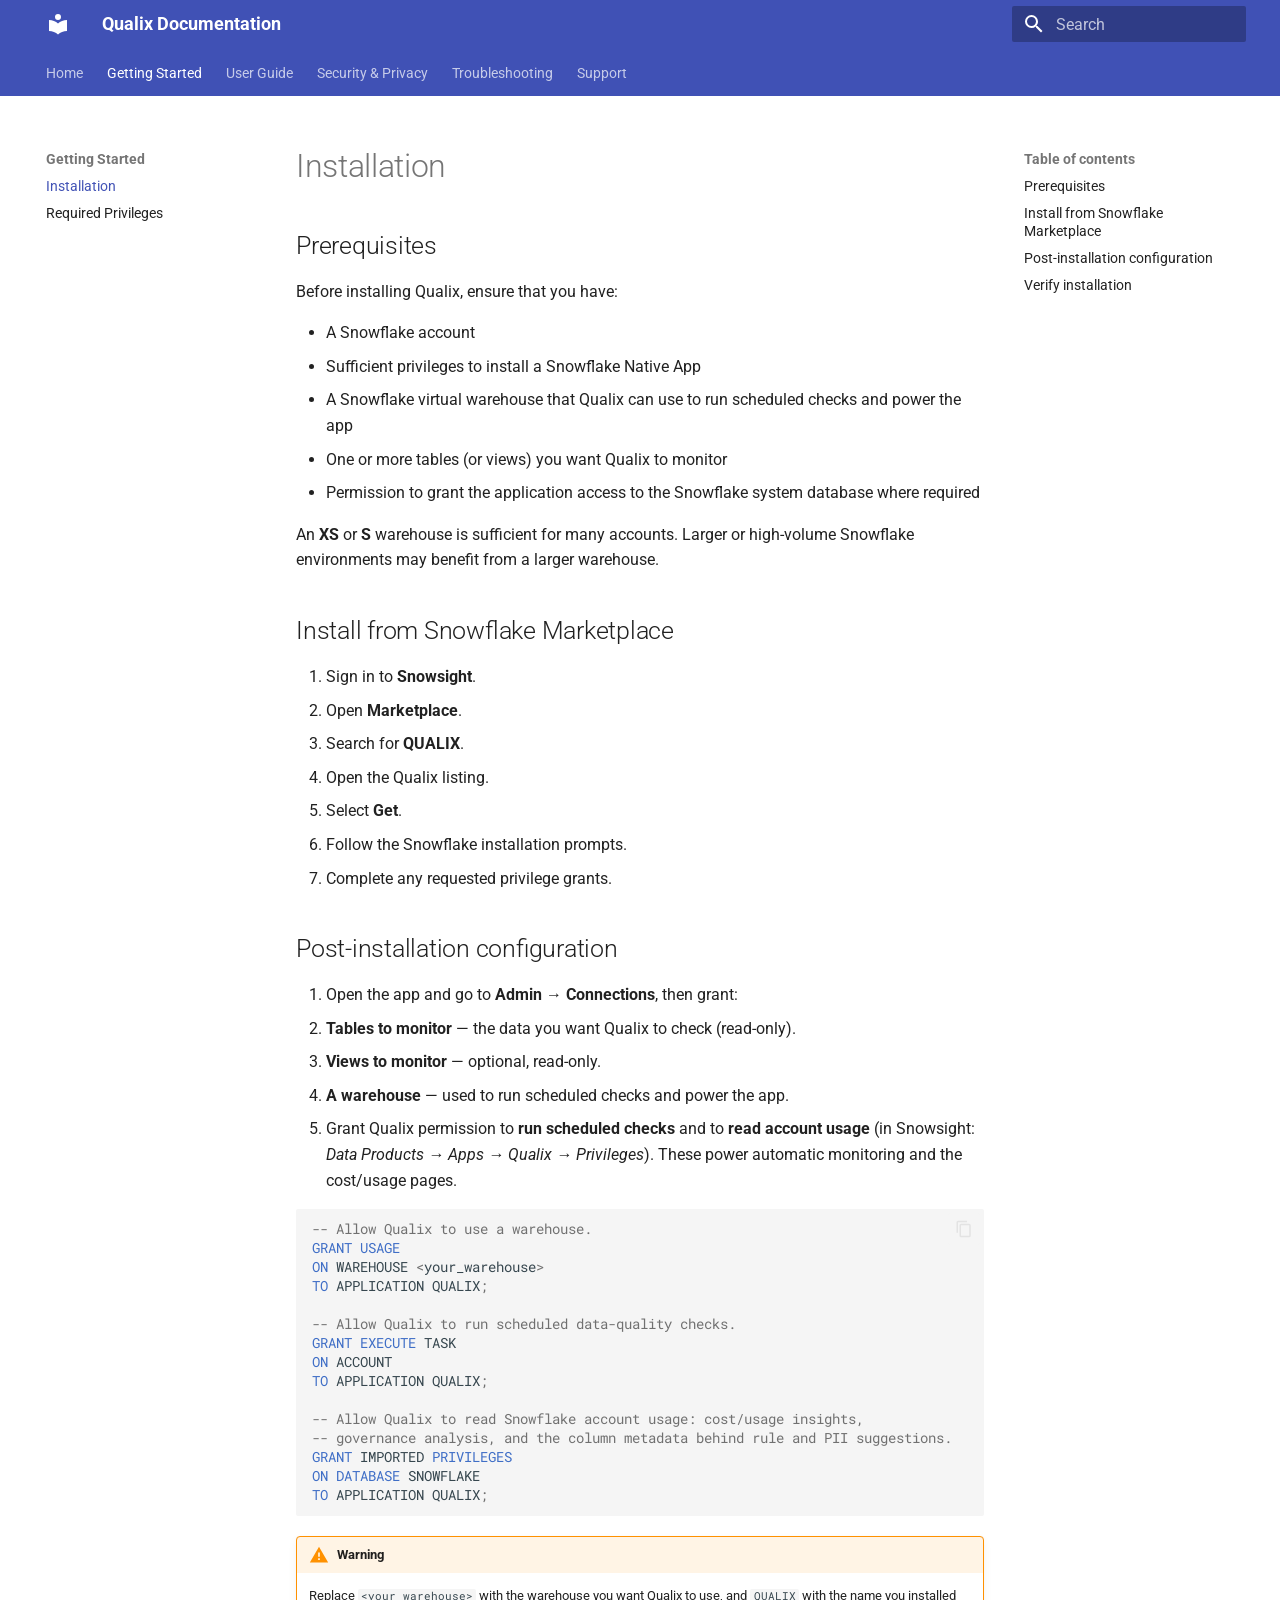
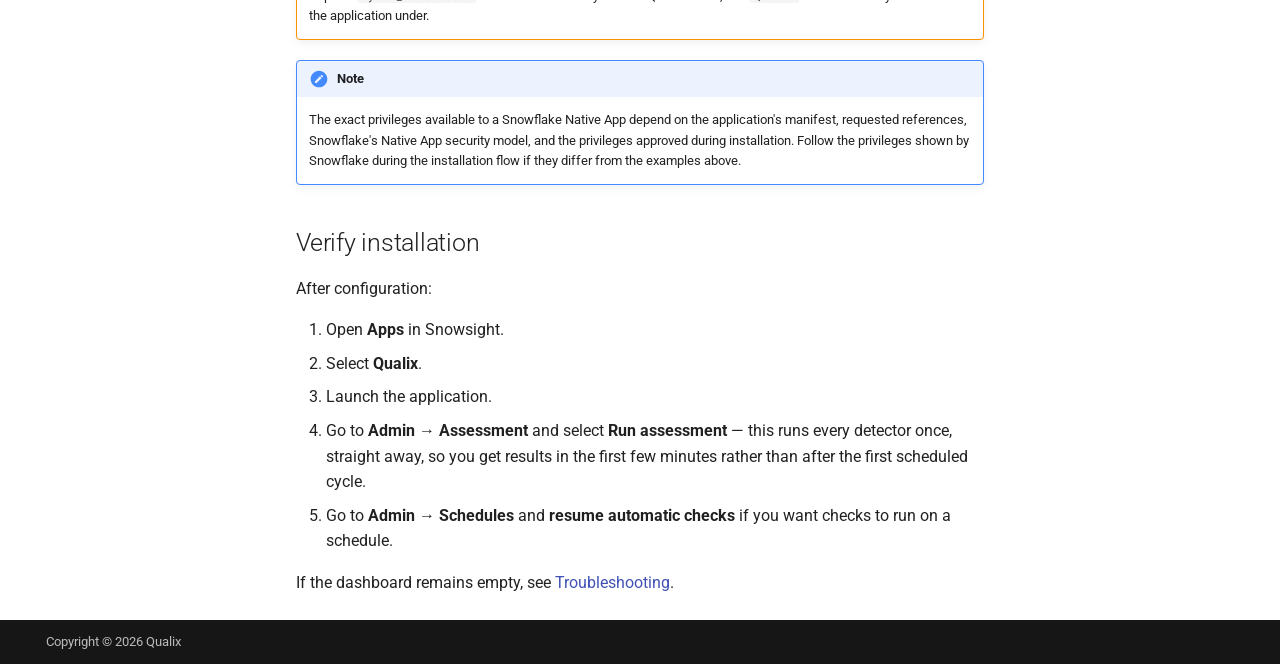
<file: installation/index.html>
<!doctype html>
<html lang="en" class="no-js">
  <head>
    
      <meta charset="utf-8">
      <meta name="viewport" content="width=device-width,initial-scale=1">
      
        <meta name="description" content="Native Snowflake data quality, governance, and observability">
      
      
      
        <link rel="canonical" href="https://<your-org>.github.io/qualix-docs/installation/">
      
      
        <link rel="prev" href="..">
      
      
        <link rel="next" href="../privileges/">
      
      
        
      
      
      <link rel="icon" href="../assets/images/favicon.png">
      <meta name="generator" content="mkdocs-1.6.1, mkdocs-material-9.7.7">
    
    
      
        <title>Installation - Qualix Documentation</title>
      
    
    
      <link rel="stylesheet" href="../assets/stylesheets/main.ec1eaa64.min.css">
      
      


    
    
      
    
    
      
        
        
        <link rel="preconnect" href="https://fonts.gstatic.com" crossorigin>
        <link rel="stylesheet" href="https://fonts.googleapis.com/css?family=Roboto:300,300i,400,400i,700,700i%7CRoboto+Mono:400,400i,700,700i&display=fallback">
        <style>:root{--md-text-font:"Roboto";--md-code-font:"Roboto Mono"}</style>
      
    
    
    <script>__md_scope=new URL("..",location),__md_hash=e=>[...e].reduce(((e,_)=>(e<<5)-e+_.charCodeAt(0)),0),__md_get=(e,_=localStorage,t=__md_scope)=>JSON.parse(_.getItem(t.pathname+"."+e)),__md_set=(e,_,t=localStorage,a=__md_scope)=>{try{t.setItem(a.pathname+"."+e,JSON.stringify(_))}catch(e){}}</script>
    
      

    
    
  </head>
  
  
    <body dir="ltr">
  
    
    <input class="md-toggle" data-md-toggle="drawer" type="checkbox" id="__drawer" autocomplete="off">
    <input class="md-toggle" data-md-toggle="search" type="checkbox" id="__search" autocomplete="off">
    <label class="md-overlay" for="__drawer"></label>
    <div data-md-component="skip">
      
        
        <a href="#installation" class="md-skip">
          Skip to content
        </a>
      
    </div>
    <div data-md-component="announce">
      
    </div>
    
    
      

<header class="md-header" data-md-component="header">
  <nav class="md-header__inner md-grid" aria-label="Header">
    <a href=".." title="Qualix Documentation" class="md-header__button md-logo" aria-label="Qualix Documentation" data-md-component="logo">
      
  
  <svg xmlns="http://www.w3.org/2000/svg" viewBox="0 0 24 24"><path d="M12 8a3 3 0 0 0 3-3 3 3 0 0 0-3-3 3 3 0 0 0-3 3 3 3 0 0 0 3 3m0 3.54C9.64 9.35 6.5 8 3 8v11c3.5 0 6.64 1.35 9 3.54 2.36-2.19 5.5-3.54 9-3.54V8c-3.5 0-6.64 1.35-9 3.54"/></svg>

    </a>
    <label class="md-header__button md-icon" for="__drawer">
      
      <svg xmlns="http://www.w3.org/2000/svg" viewBox="0 0 24 24"><path d="M3 6h18v2H3zm0 5h18v2H3zm0 5h18v2H3z"/></svg>
    </label>
    <div class="md-header__title" data-md-component="header-title">
      <div class="md-header__ellipsis">
        <div class="md-header__topic">
          <span class="md-ellipsis">
            Qualix Documentation
          </span>
        </div>
        <div class="md-header__topic" data-md-component="header-topic">
          <span class="md-ellipsis">
            
              Installation
            
          </span>
        </div>
      </div>
    </div>
    
    
      <script>var palette=__md_get("__palette");if(palette&&palette.color){if("(prefers-color-scheme)"===palette.color.media){var media=matchMedia("(prefers-color-scheme: light)"),input=document.querySelector(media.matches?"[data-md-color-media='(prefers-color-scheme: light)']":"[data-md-color-media='(prefers-color-scheme: dark)']");palette.color.media=input.getAttribute("data-md-color-media"),palette.color.scheme=input.getAttribute("data-md-color-scheme"),palette.color.primary=input.getAttribute("data-md-color-primary"),palette.color.accent=input.getAttribute("data-md-color-accent")}for(var[key,value]of Object.entries(palette.color))document.body.setAttribute("data-md-color-"+key,value)}</script>
    
    
    
      
      
        <label class="md-header__button md-icon" for="__search">
          
          <svg xmlns="http://www.w3.org/2000/svg" viewBox="0 0 24 24"><path d="M9.5 3A6.5 6.5 0 0 1 16 9.5c0 1.61-.59 3.09-1.56 4.23l.27.27h.79l5 5-1.5 1.5-5-5v-.79l-.27-.27A6.52 6.52 0 0 1 9.5 16 6.5 6.5 0 0 1 3 9.5 6.5 6.5 0 0 1 9.5 3m0 2C7 5 5 7 5 9.5S7 14 9.5 14 14 12 14 9.5 12 5 9.5 5"/></svg>
        </label>
        <div class="md-search" data-md-component="search" role="dialog">
  <label class="md-search__overlay" for="__search"></label>
  <div class="md-search__inner" role="search">
    <form class="md-search__form" name="search">
      <input type="text" class="md-search__input" name="query" aria-label="Search" placeholder="Search" autocapitalize="off" autocorrect="off" autocomplete="off" spellcheck="false" data-md-component="search-query" required>
      <label class="md-search__icon md-icon" for="__search">
        
        <svg xmlns="http://www.w3.org/2000/svg" viewBox="0 0 24 24"><path d="M9.5 3A6.5 6.5 0 0 1 16 9.5c0 1.61-.59 3.09-1.56 4.23l.27.27h.79l5 5-1.5 1.5-5-5v-.79l-.27-.27A6.52 6.52 0 0 1 9.5 16 6.5 6.5 0 0 1 3 9.5 6.5 6.5 0 0 1 9.5 3m0 2C7 5 5 7 5 9.5S7 14 9.5 14 14 12 14 9.5 12 5 9.5 5"/></svg>
        
        <svg xmlns="http://www.w3.org/2000/svg" viewBox="0 0 24 24"><path d="M20 11v2H8l5.5 5.5-1.42 1.42L4.16 12l7.92-7.92L13.5 5.5 8 11z"/></svg>
      </label>
      <nav class="md-search__options" aria-label="Search">
        
        <button type="reset" class="md-search__icon md-icon" title="Clear" aria-label="Clear" tabindex="-1">
          
          <svg xmlns="http://www.w3.org/2000/svg" viewBox="0 0 24 24"><path d="M19 6.41 17.59 5 12 10.59 6.41 5 5 6.41 10.59 12 5 17.59 6.41 19 12 13.41 17.59 19 19 17.59 13.41 12z"/></svg>
        </button>
      </nav>
      
        <div class="md-search__suggest" data-md-component="search-suggest"></div>
      
    </form>
    <div class="md-search__output">
      <div class="md-search__scrollwrap" tabindex="0" data-md-scrollfix>
        <div class="md-search-result" data-md-component="search-result">
          <div class="md-search-result__meta">
            Initializing search
          </div>
          <ol class="md-search-result__list" role="presentation"></ol>
        </div>
      </div>
    </div>
  </div>
</div>
      
    
    
  </nav>
  
</header>
    
    <div class="md-container" data-md-component="container">
      
      
        
          
            
<nav class="md-tabs" aria-label="Tabs" data-md-component="tabs">
  <div class="md-grid">
    <ul class="md-tabs__list">
      
        
  
  
  
  
    <li class="md-tabs__item">
      <a href=".." class="md-tabs__link">
        
  
  
    
  
  Home

      </a>
    </li>
  

      
        
  
  
  
    
  
  
    
    
      <li class="md-tabs__item md-tabs__item--active">
        <a href="./" class="md-tabs__link">
          
  
  
  Getting Started

        </a>
      </li>
    
  

      
        
  
  
  
  
    
    
      <li class="md-tabs__item">
        <a href="../usage/" class="md-tabs__link">
          
  
  
  User Guide

        </a>
      </li>
    
  

      
        
  
  
  
  
    <li class="md-tabs__item">
      <a href="../security/" class="md-tabs__link">
        
  
  
    
  
  Security & Privacy

      </a>
    </li>
  

      
        
  
  
  
  
    <li class="md-tabs__item">
      <a href="../troubleshooting/" class="md-tabs__link">
        
  
  
    
  
  Troubleshooting

      </a>
    </li>
  

      
        
  
  
  
  
    <li class="md-tabs__item">
      <a href="../support/" class="md-tabs__link">
        
  
  
    
  
  Support

      </a>
    </li>
  

      
    </ul>
  </div>
</nav>
          
        
      
      <main class="md-main" data-md-component="main">
        <div class="md-main__inner md-grid">
          
            
              
              <div class="md-sidebar md-sidebar--primary" data-md-component="sidebar" data-md-type="navigation" >
                <div class="md-sidebar__scrollwrap">
                  <div class="md-sidebar__inner">
                    


  


<nav class="md-nav md-nav--primary md-nav--lifted" aria-label="Navigation" data-md-level="0">
  <label class="md-nav__title" for="__drawer">
    <a href=".." title="Qualix Documentation" class="md-nav__button md-logo" aria-label="Qualix Documentation" data-md-component="logo">
      
  
  <svg xmlns="http://www.w3.org/2000/svg" viewBox="0 0 24 24"><path d="M12 8a3 3 0 0 0 3-3 3 3 0 0 0-3-3 3 3 0 0 0-3 3 3 3 0 0 0 3 3m0 3.54C9.64 9.35 6.5 8 3 8v11c3.5 0 6.64 1.35 9 3.54 2.36-2.19 5.5-3.54 9-3.54V8c-3.5 0-6.64 1.35-9 3.54"/></svg>

    </a>
    Qualix Documentation
  </label>
  
  <ul class="md-nav__list" data-md-scrollfix>
    
      
      
  
  
  
  
    <li class="md-nav__item">
      <a href=".." class="md-nav__link">
        
  
  
  <span class="md-ellipsis">
    
  
    Home
  

    
  </span>
  
  

      </a>
    </li>
  

    
      
      
  
  
    
  
  
  
    
    
    
    
      
        
        
      
      
        
      
    
    
    <li class="md-nav__item md-nav__item--active md-nav__item--section md-nav__item--nested">
      
        
        
        <input class="md-nav__toggle md-toggle " type="checkbox" id="__nav_2" checked>
        
          
          <label class="md-nav__link" for="__nav_2" id="__nav_2_label" tabindex="">
            
  
  
  <span class="md-ellipsis">
    
  
    Getting Started
  

    
  </span>
  
  

            <span class="md-nav__icon md-icon"></span>
          </label>
        
        <nav class="md-nav" data-md-level="1" aria-labelledby="__nav_2_label" aria-expanded="true">
          <label class="md-nav__title" for="__nav_2">
            <span class="md-nav__icon md-icon"></span>
            
  
    Getting Started
  

          </label>
          <ul class="md-nav__list" data-md-scrollfix>
            
              
                
  
  
    
  
  
  
    <li class="md-nav__item md-nav__item--active">
      
      <input class="md-nav__toggle md-toggle" type="checkbox" id="__toc">
      
      
        
      
      
        <label class="md-nav__link md-nav__link--active" for="__toc">
          
  
  
  <span class="md-ellipsis">
    
  
    Installation
  

    
  </span>
  
  

          <span class="md-nav__icon md-icon"></span>
        </label>
      
      <a href="./" class="md-nav__link md-nav__link--active">
        
  
  
  <span class="md-ellipsis">
    
  
    Installation
  

    
  </span>
  
  

      </a>
      
        

<nav class="md-nav md-nav--secondary" aria-label="Table of contents">
  
  
  
    
  
  
    <label class="md-nav__title" for="__toc">
      <span class="md-nav__icon md-icon"></span>
      Table of contents
    </label>
    <ul class="md-nav__list" data-md-component="toc" data-md-scrollfix>
      
        <li class="md-nav__item">
  <a href="#prerequisites" class="md-nav__link">
    <span class="md-ellipsis">
      
        Prerequisites
      
    </span>
  </a>
  
</li>
      
        <li class="md-nav__item">
  <a href="#install-from-snowflake-marketplace" class="md-nav__link">
    <span class="md-ellipsis">
      
        Install from Snowflake Marketplace
      
    </span>
  </a>
  
</li>
      
        <li class="md-nav__item">
  <a href="#post-installation-configuration" class="md-nav__link">
    <span class="md-ellipsis">
      
        Post-installation configuration
      
    </span>
  </a>
  
</li>
      
        <li class="md-nav__item">
  <a href="#verify-installation" class="md-nav__link">
    <span class="md-ellipsis">
      
        Verify installation
      
    </span>
  </a>
  
</li>
      
    </ul>
  
</nav>
      
    </li>
  

              
            
              
                
  
  
  
  
    <li class="md-nav__item">
      <a href="../privileges/" class="md-nav__link">
        
  
  
  <span class="md-ellipsis">
    
  
    Required Privileges
  

    
  </span>
  
  

      </a>
    </li>
  

              
            
          </ul>
        </nav>
      
    </li>
  

    
      
      
  
  
  
  
    
    
    
    
      
      
        
      
    
    
    <li class="md-nav__item md-nav__item--nested">
      
        
        
        <input class="md-nav__toggle md-toggle " type="checkbox" id="__nav_3" >
        
          
          <label class="md-nav__link" for="__nav_3" id="__nav_3_label" tabindex="0">
            
  
  
  <span class="md-ellipsis">
    
  
    User Guide
  

    
  </span>
  
  

            <span class="md-nav__icon md-icon"></span>
          </label>
        
        <nav class="md-nav" data-md-level="1" aria-labelledby="__nav_3_label" aria-expanded="false">
          <label class="md-nav__title" for="__nav_3">
            <span class="md-nav__icon md-icon"></span>
            
  
    User Guide
  

          </label>
          <ul class="md-nav__list" data-md-scrollfix>
            
              
                
  
  
  
  
    <li class="md-nav__item">
      <a href="../usage/" class="md-nav__link">
        
  
  
  <span class="md-ellipsis">
    
  
    Using Qualix
  

    
  </span>
  
  

      </a>
    </li>
  

              
            
              
                
  
  
  
  
    <li class="md-nav__item">
      <a href="../features/" class="md-nav__link">
        
  
  
  <span class="md-ellipsis">
    
  
    Features
  

    
  </span>
  
  

      </a>
    </li>
  

              
            
          </ul>
        </nav>
      
    </li>
  

    
      
      
  
  
  
  
    <li class="md-nav__item">
      <a href="../security/" class="md-nav__link">
        
  
  
  <span class="md-ellipsis">
    
  
    Security & Privacy
  

    
  </span>
  
  

      </a>
    </li>
  

    
      
      
  
  
  
  
    <li class="md-nav__item">
      <a href="../troubleshooting/" class="md-nav__link">
        
  
  
  <span class="md-ellipsis">
    
  
    Troubleshooting
  

    
  </span>
  
  

      </a>
    </li>
  

    
      
      
  
  
  
  
    <li class="md-nav__item">
      <a href="../support/" class="md-nav__link">
        
  
  
  <span class="md-ellipsis">
    
  
    Support
  

    
  </span>
  
  

      </a>
    </li>
  

    
  </ul>
</nav>
                  </div>
                </div>
              </div>
            
            
              
              <div class="md-sidebar md-sidebar--secondary" data-md-component="sidebar" data-md-type="toc" >
                <div class="md-sidebar__scrollwrap">
                  <div class="md-sidebar__inner">
                    

<nav class="md-nav md-nav--secondary" aria-label="Table of contents">
  
  
  
    
  
  
    <label class="md-nav__title" for="__toc">
      <span class="md-nav__icon md-icon"></span>
      Table of contents
    </label>
    <ul class="md-nav__list" data-md-component="toc" data-md-scrollfix>
      
        <li class="md-nav__item">
  <a href="#prerequisites" class="md-nav__link">
    <span class="md-ellipsis">
      
        Prerequisites
      
    </span>
  </a>
  
</li>
      
        <li class="md-nav__item">
  <a href="#install-from-snowflake-marketplace" class="md-nav__link">
    <span class="md-ellipsis">
      
        Install from Snowflake Marketplace
      
    </span>
  </a>
  
</li>
      
        <li class="md-nav__item">
  <a href="#post-installation-configuration" class="md-nav__link">
    <span class="md-ellipsis">
      
        Post-installation configuration
      
    </span>
  </a>
  
</li>
      
        <li class="md-nav__item">
  <a href="#verify-installation" class="md-nav__link">
    <span class="md-ellipsis">
      
        Verify installation
      
    </span>
  </a>
  
</li>
      
    </ul>
  
</nav>
                  </div>
                </div>
              </div>
            
          
          
            <div class="md-content" data-md-component="content">
              
              <article class="md-content__inner md-typeset">
                
                  



<h1 id="installation">Installation<a class="headerlink" href="#installation" title="Permanent link">&para;</a></h1>
<h2 id="prerequisites">Prerequisites<a class="headerlink" href="#prerequisites" title="Permanent link">&para;</a></h2>
<p>Before installing Qualix, ensure that you have:</p>
<ul>
<li>A Snowflake account</li>
<li>Sufficient privileges to install a Snowflake Native App</li>
<li>A Snowflake virtual warehouse that Qualix can use to run scheduled checks and
  power the app</li>
<li>One or more tables (or views) you want Qualix to monitor</li>
<li>Permission to grant the application access to the Snowflake system database where
  required</li>
</ul>
<p>An <strong>XS</strong> or <strong>S</strong> warehouse is sufficient for many accounts. Larger or high-volume
Snowflake environments may benefit from a larger warehouse.</p>
<h2 id="install-from-snowflake-marketplace">Install from Snowflake Marketplace<a class="headerlink" href="#install-from-snowflake-marketplace" title="Permanent link">&para;</a></h2>
<ol>
<li>Sign in to <strong>Snowsight</strong>.</li>
<li>Open <strong>Marketplace</strong>.</li>
<li>Search for <strong>QUALIX</strong>.</li>
<li>Open the Qualix listing.</li>
<li>Select <strong>Get</strong>.</li>
<li>Follow the Snowflake installation prompts.</li>
<li>Complete any requested privilege grants.</li>
</ol>
<h2 id="post-installation-configuration">Post-installation configuration<a class="headerlink" href="#post-installation-configuration" title="Permanent link">&para;</a></h2>
<ol>
<li>Open the app and go to <strong>Admin → Connections</strong>, then grant:</li>
<li><strong>Tables to monitor</strong> — the data you want Qualix to check (read-only).</li>
<li><strong>Views to monitor</strong> — optional, read-only.</li>
<li><strong>A warehouse</strong> — used to run scheduled checks and power the app.</li>
<li>Grant Qualix permission to <strong>run scheduled checks</strong> and to <strong>read account
   usage</strong> (in Snowsight: <em>Data Products → Apps → Qualix → Privileges</em>). These power
   automatic monitoring and the cost/usage pages.</li>
</ol>
<div class="highlight"><pre><span></span><code><a id="__codelineno-0-1" name="__codelineno-0-1" href="#__codelineno-0-1"></a><span class="c1">-- Allow Qualix to use a warehouse.</span>
<a id="__codelineno-0-2" name="__codelineno-0-2" href="#__codelineno-0-2"></a><span class="k">GRANT</span><span class="w"> </span><span class="k">USAGE</span>
<a id="__codelineno-0-3" name="__codelineno-0-3" href="#__codelineno-0-3"></a><span class="k">ON</span><span class="w"> </span><span class="n">WAREHOUSE</span><span class="w"> </span><span class="o">&lt;</span><span class="n">your_warehouse</span><span class="o">&gt;</span>
<a id="__codelineno-0-4" name="__codelineno-0-4" href="#__codelineno-0-4"></a><span class="k">TO</span><span class="w"> </span><span class="n">APPLICATION</span><span class="w"> </span><span class="n">QUALIX</span><span class="p">;</span>
<a id="__codelineno-0-5" name="__codelineno-0-5" href="#__codelineno-0-5"></a>
<a id="__codelineno-0-6" name="__codelineno-0-6" href="#__codelineno-0-6"></a><span class="c1">-- Allow Qualix to run scheduled data-quality checks.</span>
<a id="__codelineno-0-7" name="__codelineno-0-7" href="#__codelineno-0-7"></a><span class="k">GRANT</span><span class="w"> </span><span class="k">EXECUTE</span><span class="w"> </span><span class="n">TASK</span>
<a id="__codelineno-0-8" name="__codelineno-0-8" href="#__codelineno-0-8"></a><span class="k">ON</span><span class="w"> </span><span class="n">ACCOUNT</span>
<a id="__codelineno-0-9" name="__codelineno-0-9" href="#__codelineno-0-9"></a><span class="k">TO</span><span class="w"> </span><span class="n">APPLICATION</span><span class="w"> </span><span class="n">QUALIX</span><span class="p">;</span>
<a id="__codelineno-0-10" name="__codelineno-0-10" href="#__codelineno-0-10"></a>
<a id="__codelineno-0-11" name="__codelineno-0-11" href="#__codelineno-0-11"></a><span class="c1">-- Allow Qualix to read Snowflake account usage: cost/usage insights,</span>
<a id="__codelineno-0-12" name="__codelineno-0-12" href="#__codelineno-0-12"></a><span class="c1">-- governance analysis, and the column metadata behind rule and PII suggestions.</span>
<a id="__codelineno-0-13" name="__codelineno-0-13" href="#__codelineno-0-13"></a><span class="k">GRANT</span><span class="w"> </span><span class="n">IMPORTED</span><span class="w"> </span><span class="k">PRIVILEGES</span>
<a id="__codelineno-0-14" name="__codelineno-0-14" href="#__codelineno-0-14"></a><span class="k">ON</span><span class="w"> </span><span class="k">DATABASE</span><span class="w"> </span><span class="n">SNOWFLAKE</span>
<a id="__codelineno-0-15" name="__codelineno-0-15" href="#__codelineno-0-15"></a><span class="k">TO</span><span class="w"> </span><span class="n">APPLICATION</span><span class="w"> </span><span class="n">QUALIX</span><span class="p">;</span>
</code></pre></div>
<div class="admonition warning">
<p class="admonition-title">Warning</p>
<p>Replace <code>&lt;your_warehouse&gt;</code> with the warehouse you want Qualix to use, and
<code>QUALIX</code> with the name you installed the application under.</p>
</div>
<div class="admonition note">
<p class="admonition-title">Note</p>
<p>The exact privileges available to a Snowflake Native App depend on the
application's manifest, requested references, Snowflake's Native App security
model, and the privileges approved during installation. Follow the privileges
shown by Snowflake during the installation flow if they differ from the examples
above.</p>
</div>
<h2 id="verify-installation">Verify installation<a class="headerlink" href="#verify-installation" title="Permanent link">&para;</a></h2>
<p>After configuration:</p>
<ol>
<li>Open <strong>Apps</strong> in Snowsight.</li>
<li>Select <strong>Qualix</strong>.</li>
<li>Launch the application.</li>
<li>Go to <strong>Admin → Assessment</strong> and select <strong>Run assessment</strong> — this runs every
   detector once, straight away, so you get results in the first few minutes rather
   than after the first scheduled cycle.</li>
<li>Go to <strong>Admin → Schedules</strong> and <strong>resume automatic checks</strong> if you want checks to
   run on a schedule.</li>
</ol>
<p>If the dashboard remains empty, see <a href="../troubleshooting/">Troubleshooting</a>.</p>












                
              </article>
            </div>
          
          
<script>var target=document.getElementById(location.hash.slice(1));target&&target.name&&(target.checked=target.name.startsWith("__tabbed_"))</script>
        </div>
        
          <button type="button" class="md-top md-icon" data-md-component="top" hidden>
  
  <svg xmlns="http://www.w3.org/2000/svg" viewBox="0 0 24 24"><path d="M13 20h-2V8l-5.5 5.5-1.42-1.42L12 4.16l7.92 7.92-1.42 1.42L13 8z"/></svg>
  Back to top
</button>
        
      </main>
      
        <footer class="md-footer">
  
  <div class="md-footer-meta md-typeset">
    <div class="md-footer-meta__inner md-grid">
      <div class="md-copyright">
  
    <div class="md-copyright__highlight">
      Copyright &copy; 2026 Qualix
    </div>
  
  
</div>
      
    </div>
  </div>
</footer>
      
    </div>
    <div class="md-dialog" data-md-component="dialog">
      <div class="md-dialog__inner md-typeset"></div>
    </div>
    
    
    
      
      
      <script id="__config" type="application/json">{"annotate": null, "base": "..", "features": ["navigation.tabs", "navigation.sections", "navigation.top", "search.highlight", "search.suggest", "content.code.copy"], "search": "../assets/javascripts/workers/search.2c215733.min.js", "tags": null, "translations": {"clipboard.copied": "Copied to clipboard", "clipboard.copy": "Copy to clipboard", "search.result.more.one": "1 more on this page", "search.result.more.other": "# more on this page", "search.result.none": "No matching documents", "search.result.one": "1 matching document", "search.result.other": "# matching documents", "search.result.placeholder": "Type to start searching", "search.result.term.missing": "Missing", "select.version": "Select version"}, "version": null}</script>
    
    
      <script src="../assets/javascripts/bundle.d7400e89.min.js"></script>
      
    
  </body>
</html>
</file>
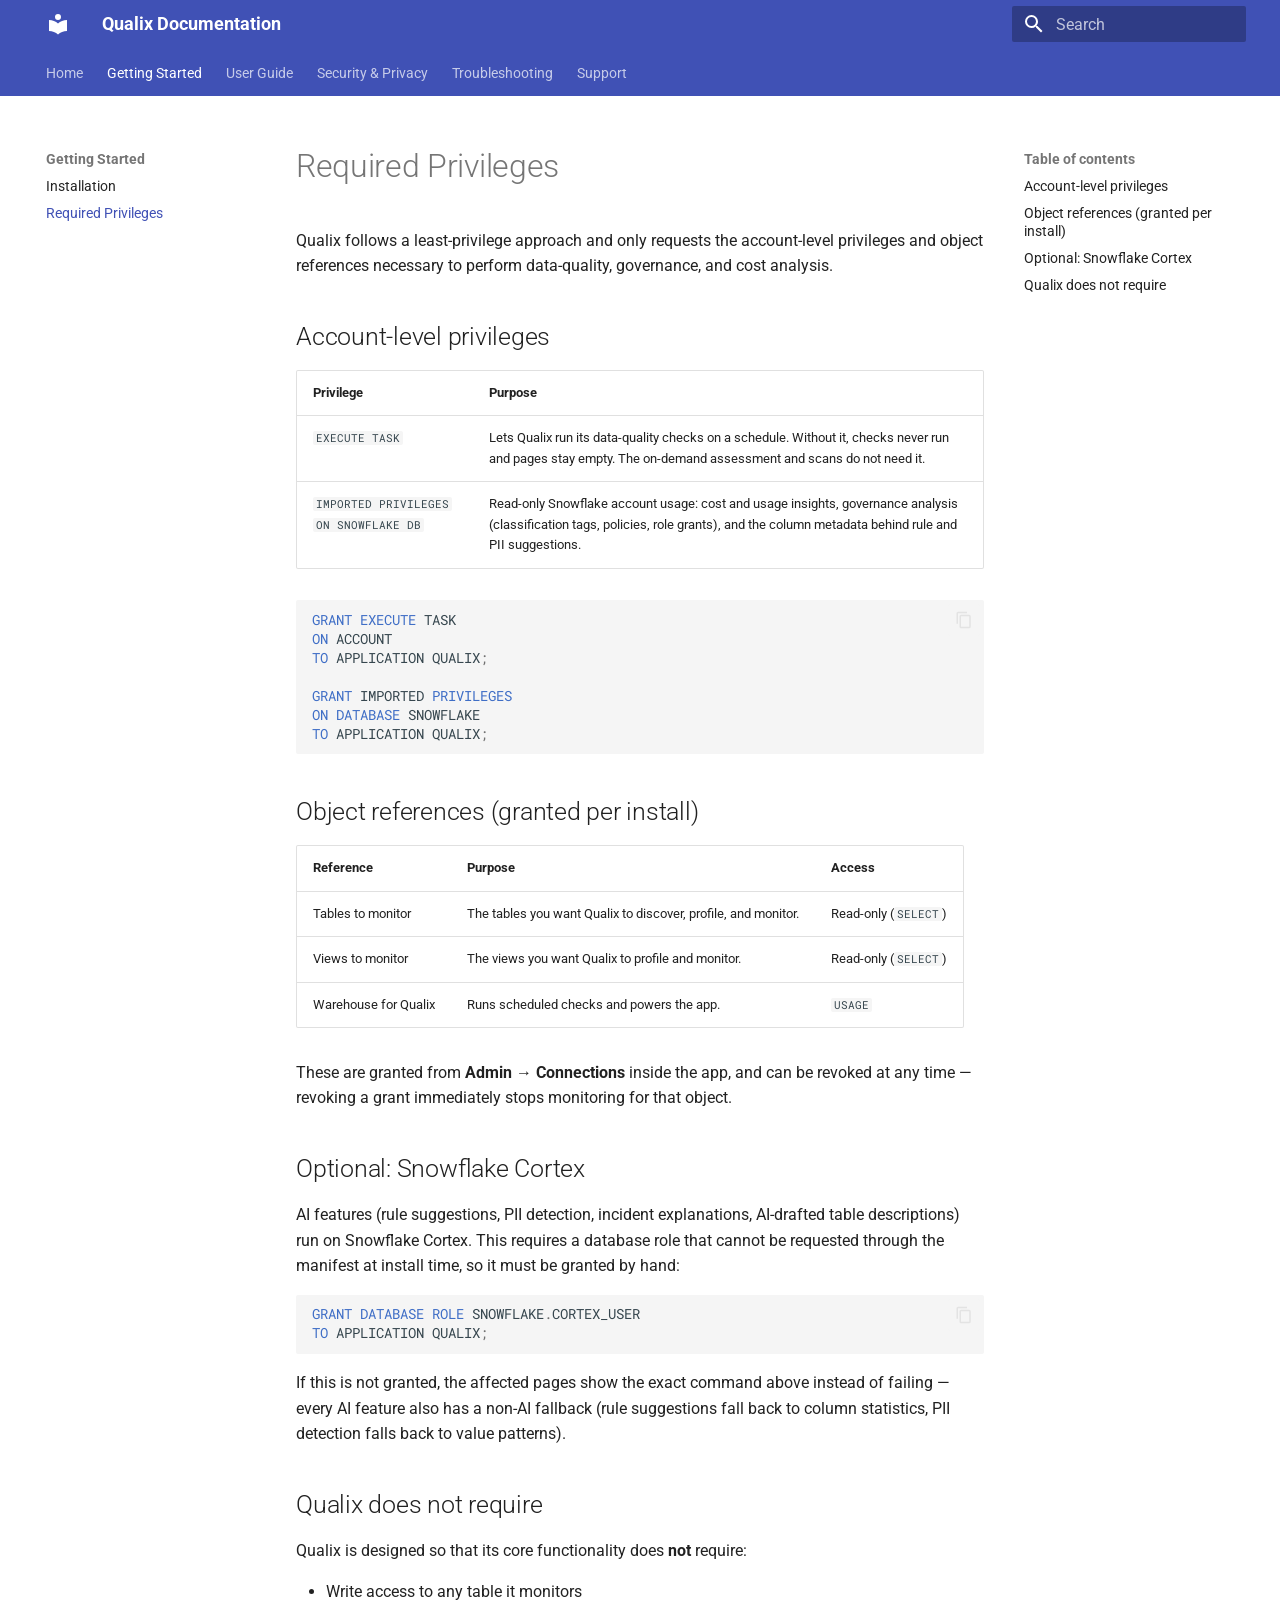
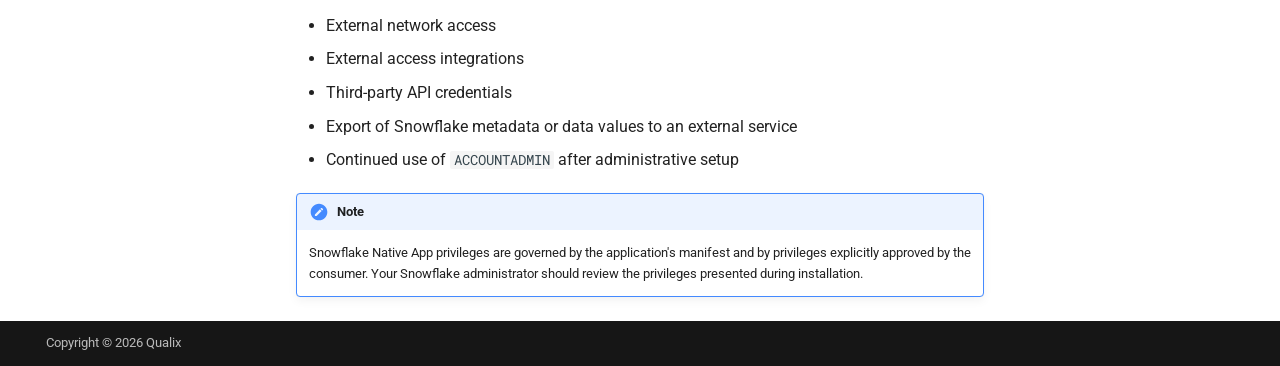
<file: privileges/index.html>
<!doctype html>
<html lang="en" class="no-js">
  <head>
    
      <meta charset="utf-8">
      <meta name="viewport" content="width=device-width,initial-scale=1">
      
        <meta name="description" content="Native Snowflake data quality, governance, and observability">
      
      
      
        <link rel="canonical" href="https://<your-org>.github.io/qualix-docs/privileges/">
      
      
        <link rel="prev" href="../installation/">
      
      
        <link rel="next" href="../usage/">
      
      
        
      
      
      <link rel="icon" href="../assets/images/favicon.png">
      <meta name="generator" content="mkdocs-1.6.1, mkdocs-material-9.7.7">
    
    
      
        <title>Required Privileges - Qualix Documentation</title>
      
    
    
      <link rel="stylesheet" href="../assets/stylesheets/main.ec1eaa64.min.css">
      
      


    
    
      
    
    
      
        
        
        <link rel="preconnect" href="https://fonts.gstatic.com" crossorigin>
        <link rel="stylesheet" href="https://fonts.googleapis.com/css?family=Roboto:300,300i,400,400i,700,700i%7CRoboto+Mono:400,400i,700,700i&display=fallback">
        <style>:root{--md-text-font:"Roboto";--md-code-font:"Roboto Mono"}</style>
      
    
    
    <script>__md_scope=new URL("..",location),__md_hash=e=>[...e].reduce(((e,_)=>(e<<5)-e+_.charCodeAt(0)),0),__md_get=(e,_=localStorage,t=__md_scope)=>JSON.parse(_.getItem(t.pathname+"."+e)),__md_set=(e,_,t=localStorage,a=__md_scope)=>{try{t.setItem(a.pathname+"."+e,JSON.stringify(_))}catch(e){}}</script>
    
      

    
    
  </head>
  
  
    <body dir="ltr">
  
    
    <input class="md-toggle" data-md-toggle="drawer" type="checkbox" id="__drawer" autocomplete="off">
    <input class="md-toggle" data-md-toggle="search" type="checkbox" id="__search" autocomplete="off">
    <label class="md-overlay" for="__drawer"></label>
    <div data-md-component="skip">
      
        
        <a href="#required-privileges" class="md-skip">
          Skip to content
        </a>
      
    </div>
    <div data-md-component="announce">
      
    </div>
    
    
      

<header class="md-header" data-md-component="header">
  <nav class="md-header__inner md-grid" aria-label="Header">
    <a href=".." title="Qualix Documentation" class="md-header__button md-logo" aria-label="Qualix Documentation" data-md-component="logo">
      
  
  <svg xmlns="http://www.w3.org/2000/svg" viewBox="0 0 24 24"><path d="M12 8a3 3 0 0 0 3-3 3 3 0 0 0-3-3 3 3 0 0 0-3 3 3 3 0 0 0 3 3m0 3.54C9.64 9.35 6.5 8 3 8v11c3.5 0 6.64 1.35 9 3.54 2.36-2.19 5.5-3.54 9-3.54V8c-3.5 0-6.64 1.35-9 3.54"/></svg>

    </a>
    <label class="md-header__button md-icon" for="__drawer">
      
      <svg xmlns="http://www.w3.org/2000/svg" viewBox="0 0 24 24"><path d="M3 6h18v2H3zm0 5h18v2H3zm0 5h18v2H3z"/></svg>
    </label>
    <div class="md-header__title" data-md-component="header-title">
      <div class="md-header__ellipsis">
        <div class="md-header__topic">
          <span class="md-ellipsis">
            Qualix Documentation
          </span>
        </div>
        <div class="md-header__topic" data-md-component="header-topic">
          <span class="md-ellipsis">
            
              Required Privileges
            
          </span>
        </div>
      </div>
    </div>
    
    
      <script>var palette=__md_get("__palette");if(palette&&palette.color){if("(prefers-color-scheme)"===palette.color.media){var media=matchMedia("(prefers-color-scheme: light)"),input=document.querySelector(media.matches?"[data-md-color-media='(prefers-color-scheme: light)']":"[data-md-color-media='(prefers-color-scheme: dark)']");palette.color.media=input.getAttribute("data-md-color-media"),palette.color.scheme=input.getAttribute("data-md-color-scheme"),palette.color.primary=input.getAttribute("data-md-color-primary"),palette.color.accent=input.getAttribute("data-md-color-accent")}for(var[key,value]of Object.entries(palette.color))document.body.setAttribute("data-md-color-"+key,value)}</script>
    
    
    
      
      
        <label class="md-header__button md-icon" for="__search">
          
          <svg xmlns="http://www.w3.org/2000/svg" viewBox="0 0 24 24"><path d="M9.5 3A6.5 6.5 0 0 1 16 9.5c0 1.61-.59 3.09-1.56 4.23l.27.27h.79l5 5-1.5 1.5-5-5v-.79l-.27-.27A6.52 6.52 0 0 1 9.5 16 6.5 6.5 0 0 1 3 9.5 6.5 6.5 0 0 1 9.5 3m0 2C7 5 5 7 5 9.5S7 14 9.5 14 14 12 14 9.5 12 5 9.5 5"/></svg>
        </label>
        <div class="md-search" data-md-component="search" role="dialog">
  <label class="md-search__overlay" for="__search"></label>
  <div class="md-search__inner" role="search">
    <form class="md-search__form" name="search">
      <input type="text" class="md-search__input" name="query" aria-label="Search" placeholder="Search" autocapitalize="off" autocorrect="off" autocomplete="off" spellcheck="false" data-md-component="search-query" required>
      <label class="md-search__icon md-icon" for="__search">
        
        <svg xmlns="http://www.w3.org/2000/svg" viewBox="0 0 24 24"><path d="M9.5 3A6.5 6.5 0 0 1 16 9.5c0 1.61-.59 3.09-1.56 4.23l.27.27h.79l5 5-1.5 1.5-5-5v-.79l-.27-.27A6.52 6.52 0 0 1 9.5 16 6.5 6.5 0 0 1 3 9.5 6.5 6.5 0 0 1 9.5 3m0 2C7 5 5 7 5 9.5S7 14 9.5 14 14 12 14 9.5 12 5 9.5 5"/></svg>
        
        <svg xmlns="http://www.w3.org/2000/svg" viewBox="0 0 24 24"><path d="M20 11v2H8l5.5 5.5-1.42 1.42L4.16 12l7.92-7.92L13.5 5.5 8 11z"/></svg>
      </label>
      <nav class="md-search__options" aria-label="Search">
        
        <button type="reset" class="md-search__icon md-icon" title="Clear" aria-label="Clear" tabindex="-1">
          
          <svg xmlns="http://www.w3.org/2000/svg" viewBox="0 0 24 24"><path d="M19 6.41 17.59 5 12 10.59 6.41 5 5 6.41 10.59 12 5 17.59 6.41 19 12 13.41 17.59 19 19 17.59 13.41 12z"/></svg>
        </button>
      </nav>
      
        <div class="md-search__suggest" data-md-component="search-suggest"></div>
      
    </form>
    <div class="md-search__output">
      <div class="md-search__scrollwrap" tabindex="0" data-md-scrollfix>
        <div class="md-search-result" data-md-component="search-result">
          <div class="md-search-result__meta">
            Initializing search
          </div>
          <ol class="md-search-result__list" role="presentation"></ol>
        </div>
      </div>
    </div>
  </div>
</div>
      
    
    
  </nav>
  
</header>
    
    <div class="md-container" data-md-component="container">
      
      
        
          
            
<nav class="md-tabs" aria-label="Tabs" data-md-component="tabs">
  <div class="md-grid">
    <ul class="md-tabs__list">
      
        
  
  
  
  
    <li class="md-tabs__item">
      <a href=".." class="md-tabs__link">
        
  
  
    
  
  Home

      </a>
    </li>
  

      
        
  
  
  
    
  
  
    
    
      <li class="md-tabs__item md-tabs__item--active">
        <a href="../installation/" class="md-tabs__link">
          
  
  
  Getting Started

        </a>
      </li>
    
  

      
        
  
  
  
  
    
    
      <li class="md-tabs__item">
        <a href="../usage/" class="md-tabs__link">
          
  
  
  User Guide

        </a>
      </li>
    
  

      
        
  
  
  
  
    <li class="md-tabs__item">
      <a href="../security/" class="md-tabs__link">
        
  
  
    
  
  Security & Privacy

      </a>
    </li>
  

      
        
  
  
  
  
    <li class="md-tabs__item">
      <a href="../troubleshooting/" class="md-tabs__link">
        
  
  
    
  
  Troubleshooting

      </a>
    </li>
  

      
        
  
  
  
  
    <li class="md-tabs__item">
      <a href="../support/" class="md-tabs__link">
        
  
  
    
  
  Support

      </a>
    </li>
  

      
    </ul>
  </div>
</nav>
          
        
      
      <main class="md-main" data-md-component="main">
        <div class="md-main__inner md-grid">
          
            
              
              <div class="md-sidebar md-sidebar--primary" data-md-component="sidebar" data-md-type="navigation" >
                <div class="md-sidebar__scrollwrap">
                  <div class="md-sidebar__inner">
                    


  


<nav class="md-nav md-nav--primary md-nav--lifted" aria-label="Navigation" data-md-level="0">
  <label class="md-nav__title" for="__drawer">
    <a href=".." title="Qualix Documentation" class="md-nav__button md-logo" aria-label="Qualix Documentation" data-md-component="logo">
      
  
  <svg xmlns="http://www.w3.org/2000/svg" viewBox="0 0 24 24"><path d="M12 8a3 3 0 0 0 3-3 3 3 0 0 0-3-3 3 3 0 0 0-3 3 3 3 0 0 0 3 3m0 3.54C9.64 9.35 6.5 8 3 8v11c3.5 0 6.64 1.35 9 3.54 2.36-2.19 5.5-3.54 9-3.54V8c-3.5 0-6.64 1.35-9 3.54"/></svg>

    </a>
    Qualix Documentation
  </label>
  
  <ul class="md-nav__list" data-md-scrollfix>
    
      
      
  
  
  
  
    <li class="md-nav__item">
      <a href=".." class="md-nav__link">
        
  
  
  <span class="md-ellipsis">
    
  
    Home
  

    
  </span>
  
  

      </a>
    </li>
  

    
      
      
  
  
    
  
  
  
    
    
    
    
      
        
        
      
      
        
      
    
    
    <li class="md-nav__item md-nav__item--active md-nav__item--section md-nav__item--nested">
      
        
        
        <input class="md-nav__toggle md-toggle " type="checkbox" id="__nav_2" checked>
        
          
          <label class="md-nav__link" for="__nav_2" id="__nav_2_label" tabindex="">
            
  
  
  <span class="md-ellipsis">
    
  
    Getting Started
  

    
  </span>
  
  

            <span class="md-nav__icon md-icon"></span>
          </label>
        
        <nav class="md-nav" data-md-level="1" aria-labelledby="__nav_2_label" aria-expanded="true">
          <label class="md-nav__title" for="__nav_2">
            <span class="md-nav__icon md-icon"></span>
            
  
    Getting Started
  

          </label>
          <ul class="md-nav__list" data-md-scrollfix>
            
              
                
  
  
  
  
    <li class="md-nav__item">
      <a href="../installation/" class="md-nav__link">
        
  
  
  <span class="md-ellipsis">
    
  
    Installation
  

    
  </span>
  
  

      </a>
    </li>
  

              
            
              
                
  
  
    
  
  
  
    <li class="md-nav__item md-nav__item--active">
      
      <input class="md-nav__toggle md-toggle" type="checkbox" id="__toc">
      
      
        
      
      
        <label class="md-nav__link md-nav__link--active" for="__toc">
          
  
  
  <span class="md-ellipsis">
    
  
    Required Privileges
  

    
  </span>
  
  

          <span class="md-nav__icon md-icon"></span>
        </label>
      
      <a href="./" class="md-nav__link md-nav__link--active">
        
  
  
  <span class="md-ellipsis">
    
  
    Required Privileges
  

    
  </span>
  
  

      </a>
      
        

<nav class="md-nav md-nav--secondary" aria-label="Table of contents">
  
  
  
    
  
  
    <label class="md-nav__title" for="__toc">
      <span class="md-nav__icon md-icon"></span>
      Table of contents
    </label>
    <ul class="md-nav__list" data-md-component="toc" data-md-scrollfix>
      
        <li class="md-nav__item">
  <a href="#account-level-privileges" class="md-nav__link">
    <span class="md-ellipsis">
      
        Account-level privileges
      
    </span>
  </a>
  
</li>
      
        <li class="md-nav__item">
  <a href="#object-references-granted-per-install" class="md-nav__link">
    <span class="md-ellipsis">
      
        Object references (granted per install)
      
    </span>
  </a>
  
</li>
      
        <li class="md-nav__item">
  <a href="#optional-snowflake-cortex" class="md-nav__link">
    <span class="md-ellipsis">
      
        Optional: Snowflake Cortex
      
    </span>
  </a>
  
</li>
      
        <li class="md-nav__item">
  <a href="#qualix-does-not-require" class="md-nav__link">
    <span class="md-ellipsis">
      
        Qualix does not require
      
    </span>
  </a>
  
</li>
      
    </ul>
  
</nav>
      
    </li>
  

              
            
          </ul>
        </nav>
      
    </li>
  

    
      
      
  
  
  
  
    
    
    
    
      
      
        
      
    
    
    <li class="md-nav__item md-nav__item--nested">
      
        
        
        <input class="md-nav__toggle md-toggle " type="checkbox" id="__nav_3" >
        
          
          <label class="md-nav__link" for="__nav_3" id="__nav_3_label" tabindex="0">
            
  
  
  <span class="md-ellipsis">
    
  
    User Guide
  

    
  </span>
  
  

            <span class="md-nav__icon md-icon"></span>
          </label>
        
        <nav class="md-nav" data-md-level="1" aria-labelledby="__nav_3_label" aria-expanded="false">
          <label class="md-nav__title" for="__nav_3">
            <span class="md-nav__icon md-icon"></span>
            
  
    User Guide
  

          </label>
          <ul class="md-nav__list" data-md-scrollfix>
            
              
                
  
  
  
  
    <li class="md-nav__item">
      <a href="../usage/" class="md-nav__link">
        
  
  
  <span class="md-ellipsis">
    
  
    Using Qualix
  

    
  </span>
  
  

      </a>
    </li>
  

              
            
              
                
  
  
  
  
    <li class="md-nav__item">
      <a href="../features/" class="md-nav__link">
        
  
  
  <span class="md-ellipsis">
    
  
    Features
  

    
  </span>
  
  

      </a>
    </li>
  

              
            
          </ul>
        </nav>
      
    </li>
  

    
      
      
  
  
  
  
    <li class="md-nav__item">
      <a href="../security/" class="md-nav__link">
        
  
  
  <span class="md-ellipsis">
    
  
    Security & Privacy
  

    
  </span>
  
  

      </a>
    </li>
  

    
      
      
  
  
  
  
    <li class="md-nav__item">
      <a href="../troubleshooting/" class="md-nav__link">
        
  
  
  <span class="md-ellipsis">
    
  
    Troubleshooting
  

    
  </span>
  
  

      </a>
    </li>
  

    
      
      
  
  
  
  
    <li class="md-nav__item">
      <a href="../support/" class="md-nav__link">
        
  
  
  <span class="md-ellipsis">
    
  
    Support
  

    
  </span>
  
  

      </a>
    </li>
  

    
  </ul>
</nav>
                  </div>
                </div>
              </div>
            
            
              
              <div class="md-sidebar md-sidebar--secondary" data-md-component="sidebar" data-md-type="toc" >
                <div class="md-sidebar__scrollwrap">
                  <div class="md-sidebar__inner">
                    

<nav class="md-nav md-nav--secondary" aria-label="Table of contents">
  
  
  
    
  
  
    <label class="md-nav__title" for="__toc">
      <span class="md-nav__icon md-icon"></span>
      Table of contents
    </label>
    <ul class="md-nav__list" data-md-component="toc" data-md-scrollfix>
      
        <li class="md-nav__item">
  <a href="#account-level-privileges" class="md-nav__link">
    <span class="md-ellipsis">
      
        Account-level privileges
      
    </span>
  </a>
  
</li>
      
        <li class="md-nav__item">
  <a href="#object-references-granted-per-install" class="md-nav__link">
    <span class="md-ellipsis">
      
        Object references (granted per install)
      
    </span>
  </a>
  
</li>
      
        <li class="md-nav__item">
  <a href="#optional-snowflake-cortex" class="md-nav__link">
    <span class="md-ellipsis">
      
        Optional: Snowflake Cortex
      
    </span>
  </a>
  
</li>
      
        <li class="md-nav__item">
  <a href="#qualix-does-not-require" class="md-nav__link">
    <span class="md-ellipsis">
      
        Qualix does not require
      
    </span>
  </a>
  
</li>
      
    </ul>
  
</nav>
                  </div>
                </div>
              </div>
            
          
          
            <div class="md-content" data-md-component="content">
              
              <article class="md-content__inner md-typeset">
                
                  



<h1 id="required-privileges">Required Privileges<a class="headerlink" href="#required-privileges" title="Permanent link">&para;</a></h1>
<p>Qualix follows a least-privilege approach and only requests the account-level
privileges and object references necessary to perform data-quality, governance, and
cost analysis.</p>
<h2 id="account-level-privileges">Account-level privileges<a class="headerlink" href="#account-level-privileges" title="Permanent link">&para;</a></h2>
<table>
<thead>
<tr>
<th>Privilege</th>
<th>Purpose</th>
</tr>
</thead>
<tbody>
<tr>
<td><code>EXECUTE TASK</code></td>
<td>Lets Qualix run its data-quality checks on a schedule. Without it, checks never run and pages stay empty. The on-demand assessment and scans do not need it.</td>
</tr>
<tr>
<td><code>IMPORTED PRIVILEGES ON SNOWFLAKE DB</code></td>
<td>Read-only Snowflake account usage: cost and usage insights, governance analysis (classification tags, policies, role grants), and the column metadata behind rule and PII suggestions.</td>
</tr>
</tbody>
</table>
<div class="highlight"><pre><span></span><code><a id="__codelineno-0-1" name="__codelineno-0-1" href="#__codelineno-0-1"></a><span class="k">GRANT</span><span class="w"> </span><span class="k">EXECUTE</span><span class="w"> </span><span class="n">TASK</span>
<a id="__codelineno-0-2" name="__codelineno-0-2" href="#__codelineno-0-2"></a><span class="k">ON</span><span class="w"> </span><span class="n">ACCOUNT</span>
<a id="__codelineno-0-3" name="__codelineno-0-3" href="#__codelineno-0-3"></a><span class="k">TO</span><span class="w"> </span><span class="n">APPLICATION</span><span class="w"> </span><span class="n">QUALIX</span><span class="p">;</span>
<a id="__codelineno-0-4" name="__codelineno-0-4" href="#__codelineno-0-4"></a>
<a id="__codelineno-0-5" name="__codelineno-0-5" href="#__codelineno-0-5"></a><span class="k">GRANT</span><span class="w"> </span><span class="n">IMPORTED</span><span class="w"> </span><span class="k">PRIVILEGES</span>
<a id="__codelineno-0-6" name="__codelineno-0-6" href="#__codelineno-0-6"></a><span class="k">ON</span><span class="w"> </span><span class="k">DATABASE</span><span class="w"> </span><span class="n">SNOWFLAKE</span>
<a id="__codelineno-0-7" name="__codelineno-0-7" href="#__codelineno-0-7"></a><span class="k">TO</span><span class="w"> </span><span class="n">APPLICATION</span><span class="w"> </span><span class="n">QUALIX</span><span class="p">;</span>
</code></pre></div>
<h2 id="object-references-granted-per-install">Object references (granted per install)<a class="headerlink" href="#object-references-granted-per-install" title="Permanent link">&para;</a></h2>
<table>
<thead>
<tr>
<th>Reference</th>
<th>Purpose</th>
<th>Access</th>
</tr>
</thead>
<tbody>
<tr>
<td>Tables to monitor</td>
<td>The tables you want Qualix to discover, profile, and monitor.</td>
<td>Read-only (<code>SELECT</code>)</td>
</tr>
<tr>
<td>Views to monitor</td>
<td>The views you want Qualix to profile and monitor.</td>
<td>Read-only (<code>SELECT</code>)</td>
</tr>
<tr>
<td>Warehouse for Qualix</td>
<td>Runs scheduled checks and powers the app.</td>
<td><code>USAGE</code></td>
</tr>
</tbody>
</table>
<p>These are granted from <strong>Admin → Connections</strong> inside the app, and can be revoked at
any time — revoking a grant immediately stops monitoring for that object.</p>
<h2 id="optional-snowflake-cortex">Optional: Snowflake Cortex<a class="headerlink" href="#optional-snowflake-cortex" title="Permanent link">&para;</a></h2>
<p>AI features (rule suggestions, PII detection, incident explanations, AI-drafted table
descriptions) run on Snowflake Cortex. This requires a database role that cannot be
requested through the manifest at install time, so it must be granted by hand:</p>
<div class="highlight"><pre><span></span><code><a id="__codelineno-1-1" name="__codelineno-1-1" href="#__codelineno-1-1"></a><span class="k">GRANT</span><span class="w"> </span><span class="k">DATABASE</span><span class="w"> </span><span class="k">ROLE</span><span class="w"> </span><span class="n">SNOWFLAKE</span><span class="p">.</span><span class="n">CORTEX_USER</span>
<a id="__codelineno-1-2" name="__codelineno-1-2" href="#__codelineno-1-2"></a><span class="k">TO</span><span class="w"> </span><span class="n">APPLICATION</span><span class="w"> </span><span class="n">QUALIX</span><span class="p">;</span>
</code></pre></div>
<p>If this is not granted, the affected pages show the exact command above instead of
failing — every AI feature also has a non-AI fallback (rule suggestions fall back to
column statistics, PII detection falls back to value patterns).</p>
<h2 id="qualix-does-not-require">Qualix does not require<a class="headerlink" href="#qualix-does-not-require" title="Permanent link">&para;</a></h2>
<p>Qualix is designed so that its core functionality does <strong>not</strong> require:</p>
<ul>
<li>Write access to any table it monitors</li>
<li>External network access</li>
<li>External access integrations</li>
<li>Third-party API credentials</li>
<li>Export of Snowflake metadata or data values to an external service</li>
<li>Continued use of <code>ACCOUNTADMIN</code> after administrative setup</li>
</ul>
<div class="admonition note">
<p class="admonition-title">Note</p>
<p>Snowflake Native App privileges are governed by the application's manifest and by
privileges explicitly approved by the consumer. Your Snowflake administrator
should review the privileges presented during installation.</p>
</div>












                
              </article>
            </div>
          
          
<script>var target=document.getElementById(location.hash.slice(1));target&&target.name&&(target.checked=target.name.startsWith("__tabbed_"))</script>
        </div>
        
          <button type="button" class="md-top md-icon" data-md-component="top" hidden>
  
  <svg xmlns="http://www.w3.org/2000/svg" viewBox="0 0 24 24"><path d="M13 20h-2V8l-5.5 5.5-1.42-1.42L12 4.16l7.92 7.92-1.42 1.42L13 8z"/></svg>
  Back to top
</button>
        
      </main>
      
        <footer class="md-footer">
  
  <div class="md-footer-meta md-typeset">
    <div class="md-footer-meta__inner md-grid">
      <div class="md-copyright">
  
    <div class="md-copyright__highlight">
      Copyright &copy; 2026 Qualix
    </div>
  
  
</div>
      
    </div>
  </div>
</footer>
      
    </div>
    <div class="md-dialog" data-md-component="dialog">
      <div class="md-dialog__inner md-typeset"></div>
    </div>
    
    
    
      
      
      <script id="__config" type="application/json">{"annotate": null, "base": "..", "features": ["navigation.tabs", "navigation.sections", "navigation.top", "search.highlight", "search.suggest", "content.code.copy"], "search": "../assets/javascripts/workers/search.2c215733.min.js", "tags": null, "translations": {"clipboard.copied": "Copied to clipboard", "clipboard.copy": "Copy to clipboard", "search.result.more.one": "1 more on this page", "search.result.more.other": "# more on this page", "search.result.none": "No matching documents", "search.result.one": "1 matching document", "search.result.other": "# matching documents", "search.result.placeholder": "Type to start searching", "search.result.term.missing": "Missing", "select.version": "Select version"}, "version": null}</script>
    
    
      <script src="../assets/javascripts/bundle.d7400e89.min.js"></script>
      
    
  </body>
</html>
</file>
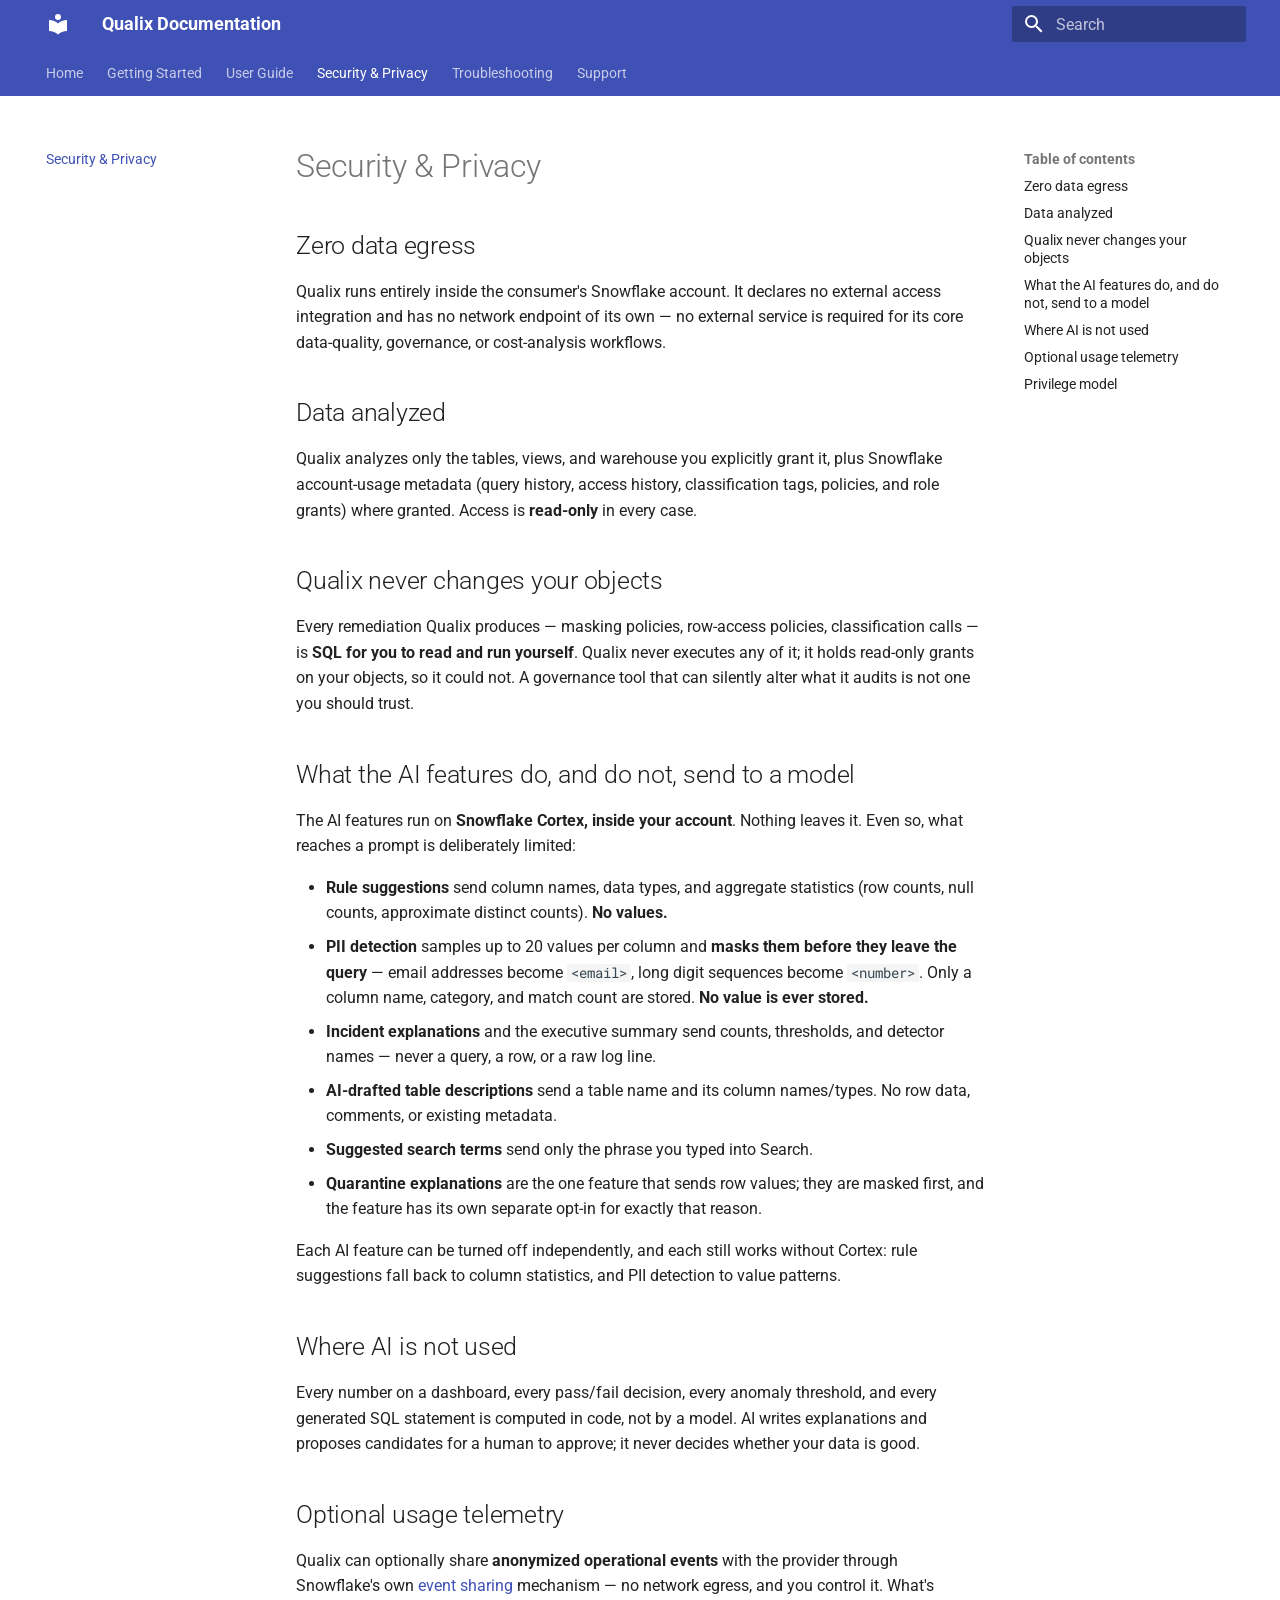
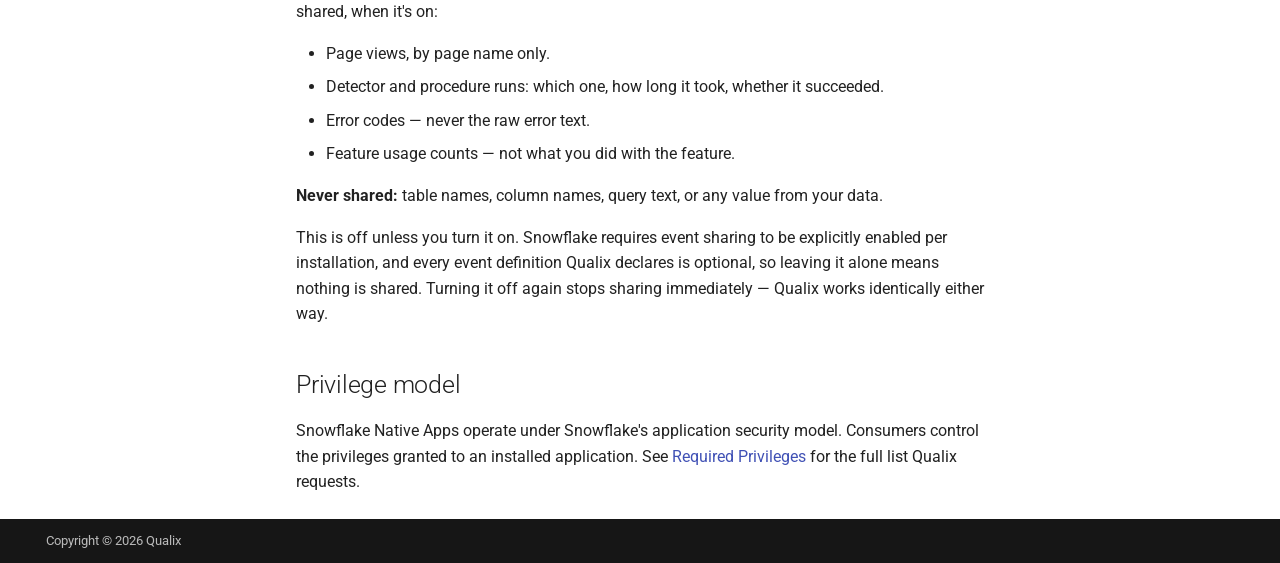
<file: security/index.html>
<!doctype html>
<html lang="en" class="no-js">
  <head>
    
      <meta charset="utf-8">
      <meta name="viewport" content="width=device-width,initial-scale=1">
      
        <meta name="description" content="Native Snowflake data quality, governance, and observability">
      
      
      
        <link rel="canonical" href="https://<your-org>.github.io/qualix-docs/security/">
      
      
        <link rel="prev" href="../features/">
      
      
        <link rel="next" href="../troubleshooting/">
      
      
        
      
      
      <link rel="icon" href="../assets/images/favicon.png">
      <meta name="generator" content="mkdocs-1.6.1, mkdocs-material-9.7.7">
    
    
      
        <title>Security & Privacy - Qualix Documentation</title>
      
    
    
      <link rel="stylesheet" href="../assets/stylesheets/main.ec1eaa64.min.css">
      
      


    
    
      
    
    
      
        
        
        <link rel="preconnect" href="https://fonts.gstatic.com" crossorigin>
        <link rel="stylesheet" href="https://fonts.googleapis.com/css?family=Roboto:300,300i,400,400i,700,700i%7CRoboto+Mono:400,400i,700,700i&display=fallback">
        <style>:root{--md-text-font:"Roboto";--md-code-font:"Roboto Mono"}</style>
      
    
    
    <script>__md_scope=new URL("..",location),__md_hash=e=>[...e].reduce(((e,_)=>(e<<5)-e+_.charCodeAt(0)),0),__md_get=(e,_=localStorage,t=__md_scope)=>JSON.parse(_.getItem(t.pathname+"."+e)),__md_set=(e,_,t=localStorage,a=__md_scope)=>{try{t.setItem(a.pathname+"."+e,JSON.stringify(_))}catch(e){}}</script>
    
      

    
    
  </head>
  
  
    <body dir="ltr">
  
    
    <input class="md-toggle" data-md-toggle="drawer" type="checkbox" id="__drawer" autocomplete="off">
    <input class="md-toggle" data-md-toggle="search" type="checkbox" id="__search" autocomplete="off">
    <label class="md-overlay" for="__drawer"></label>
    <div data-md-component="skip">
      
        
        <a href="#security-privacy" class="md-skip">
          Skip to content
        </a>
      
    </div>
    <div data-md-component="announce">
      
    </div>
    
    
      

<header class="md-header" data-md-component="header">
  <nav class="md-header__inner md-grid" aria-label="Header">
    <a href=".." title="Qualix Documentation" class="md-header__button md-logo" aria-label="Qualix Documentation" data-md-component="logo">
      
  
  <svg xmlns="http://www.w3.org/2000/svg" viewBox="0 0 24 24"><path d="M12 8a3 3 0 0 0 3-3 3 3 0 0 0-3-3 3 3 0 0 0-3 3 3 3 0 0 0 3 3m0 3.54C9.64 9.35 6.5 8 3 8v11c3.5 0 6.64 1.35 9 3.54 2.36-2.19 5.5-3.54 9-3.54V8c-3.5 0-6.64 1.35-9 3.54"/></svg>

    </a>
    <label class="md-header__button md-icon" for="__drawer">
      
      <svg xmlns="http://www.w3.org/2000/svg" viewBox="0 0 24 24"><path d="M3 6h18v2H3zm0 5h18v2H3zm0 5h18v2H3z"/></svg>
    </label>
    <div class="md-header__title" data-md-component="header-title">
      <div class="md-header__ellipsis">
        <div class="md-header__topic">
          <span class="md-ellipsis">
            Qualix Documentation
          </span>
        </div>
        <div class="md-header__topic" data-md-component="header-topic">
          <span class="md-ellipsis">
            
              Security & Privacy
            
          </span>
        </div>
      </div>
    </div>
    
    
      <script>var palette=__md_get("__palette");if(palette&&palette.color){if("(prefers-color-scheme)"===palette.color.media){var media=matchMedia("(prefers-color-scheme: light)"),input=document.querySelector(media.matches?"[data-md-color-media='(prefers-color-scheme: light)']":"[data-md-color-media='(prefers-color-scheme: dark)']");palette.color.media=input.getAttribute("data-md-color-media"),palette.color.scheme=input.getAttribute("data-md-color-scheme"),palette.color.primary=input.getAttribute("data-md-color-primary"),palette.color.accent=input.getAttribute("data-md-color-accent")}for(var[key,value]of Object.entries(palette.color))document.body.setAttribute("data-md-color-"+key,value)}</script>
    
    
    
      
      
        <label class="md-header__button md-icon" for="__search">
          
          <svg xmlns="http://www.w3.org/2000/svg" viewBox="0 0 24 24"><path d="M9.5 3A6.5 6.5 0 0 1 16 9.5c0 1.61-.59 3.09-1.56 4.23l.27.27h.79l5 5-1.5 1.5-5-5v-.79l-.27-.27A6.52 6.52 0 0 1 9.5 16 6.5 6.5 0 0 1 3 9.5 6.5 6.5 0 0 1 9.5 3m0 2C7 5 5 7 5 9.5S7 14 9.5 14 14 12 14 9.5 12 5 9.5 5"/></svg>
        </label>
        <div class="md-search" data-md-component="search" role="dialog">
  <label class="md-search__overlay" for="__search"></label>
  <div class="md-search__inner" role="search">
    <form class="md-search__form" name="search">
      <input type="text" class="md-search__input" name="query" aria-label="Search" placeholder="Search" autocapitalize="off" autocorrect="off" autocomplete="off" spellcheck="false" data-md-component="search-query" required>
      <label class="md-search__icon md-icon" for="__search">
        
        <svg xmlns="http://www.w3.org/2000/svg" viewBox="0 0 24 24"><path d="M9.5 3A6.5 6.5 0 0 1 16 9.5c0 1.61-.59 3.09-1.56 4.23l.27.27h.79l5 5-1.5 1.5-5-5v-.79l-.27-.27A6.52 6.52 0 0 1 9.5 16 6.5 6.5 0 0 1 3 9.5 6.5 6.5 0 0 1 9.5 3m0 2C7 5 5 7 5 9.5S7 14 9.5 14 14 12 14 9.5 12 5 9.5 5"/></svg>
        
        <svg xmlns="http://www.w3.org/2000/svg" viewBox="0 0 24 24"><path d="M20 11v2H8l5.5 5.5-1.42 1.42L4.16 12l7.92-7.92L13.5 5.5 8 11z"/></svg>
      </label>
      <nav class="md-search__options" aria-label="Search">
        
        <button type="reset" class="md-search__icon md-icon" title="Clear" aria-label="Clear" tabindex="-1">
          
          <svg xmlns="http://www.w3.org/2000/svg" viewBox="0 0 24 24"><path d="M19 6.41 17.59 5 12 10.59 6.41 5 5 6.41 10.59 12 5 17.59 6.41 19 12 13.41 17.59 19 19 17.59 13.41 12z"/></svg>
        </button>
      </nav>
      
        <div class="md-search__suggest" data-md-component="search-suggest"></div>
      
    </form>
    <div class="md-search__output">
      <div class="md-search__scrollwrap" tabindex="0" data-md-scrollfix>
        <div class="md-search-result" data-md-component="search-result">
          <div class="md-search-result__meta">
            Initializing search
          </div>
          <ol class="md-search-result__list" role="presentation"></ol>
        </div>
      </div>
    </div>
  </div>
</div>
      
    
    
  </nav>
  
</header>
    
    <div class="md-container" data-md-component="container">
      
      
        
          
            
<nav class="md-tabs" aria-label="Tabs" data-md-component="tabs">
  <div class="md-grid">
    <ul class="md-tabs__list">
      
        
  
  
  
  
    <li class="md-tabs__item">
      <a href=".." class="md-tabs__link">
        
  
  
    
  
  Home

      </a>
    </li>
  

      
        
  
  
  
  
    
    
      <li class="md-tabs__item">
        <a href="../installation/" class="md-tabs__link">
          
  
  
  Getting Started

        </a>
      </li>
    
  

      
        
  
  
  
  
    
    
      <li class="md-tabs__item">
        <a href="../usage/" class="md-tabs__link">
          
  
  
  User Guide

        </a>
      </li>
    
  

      
        
  
  
  
    
  
  
    <li class="md-tabs__item md-tabs__item--active">
      <a href="./" class="md-tabs__link">
        
  
  
    
  
  Security & Privacy

      </a>
    </li>
  

      
        
  
  
  
  
    <li class="md-tabs__item">
      <a href="../troubleshooting/" class="md-tabs__link">
        
  
  
    
  
  Troubleshooting

      </a>
    </li>
  

      
        
  
  
  
  
    <li class="md-tabs__item">
      <a href="../support/" class="md-tabs__link">
        
  
  
    
  
  Support

      </a>
    </li>
  

      
    </ul>
  </div>
</nav>
          
        
      
      <main class="md-main" data-md-component="main">
        <div class="md-main__inner md-grid">
          
            
              
              <div class="md-sidebar md-sidebar--primary" data-md-component="sidebar" data-md-type="navigation" >
                <div class="md-sidebar__scrollwrap">
                  <div class="md-sidebar__inner">
                    


  


<nav class="md-nav md-nav--primary md-nav--lifted" aria-label="Navigation" data-md-level="0">
  <label class="md-nav__title" for="__drawer">
    <a href=".." title="Qualix Documentation" class="md-nav__button md-logo" aria-label="Qualix Documentation" data-md-component="logo">
      
  
  <svg xmlns="http://www.w3.org/2000/svg" viewBox="0 0 24 24"><path d="M12 8a3 3 0 0 0 3-3 3 3 0 0 0-3-3 3 3 0 0 0-3 3 3 3 0 0 0 3 3m0 3.54C9.64 9.35 6.5 8 3 8v11c3.5 0 6.64 1.35 9 3.54 2.36-2.19 5.5-3.54 9-3.54V8c-3.5 0-6.64 1.35-9 3.54"/></svg>

    </a>
    Qualix Documentation
  </label>
  
  <ul class="md-nav__list" data-md-scrollfix>
    
      
      
  
  
  
  
    <li class="md-nav__item">
      <a href=".." class="md-nav__link">
        
  
  
  <span class="md-ellipsis">
    
  
    Home
  

    
  </span>
  
  

      </a>
    </li>
  

    
      
      
  
  
  
  
    
    
    
    
      
      
        
      
    
    
    <li class="md-nav__item md-nav__item--nested">
      
        
        
        <input class="md-nav__toggle md-toggle " type="checkbox" id="__nav_2" >
        
          
          <label class="md-nav__link" for="__nav_2" id="__nav_2_label" tabindex="0">
            
  
  
  <span class="md-ellipsis">
    
  
    Getting Started
  

    
  </span>
  
  

            <span class="md-nav__icon md-icon"></span>
          </label>
        
        <nav class="md-nav" data-md-level="1" aria-labelledby="__nav_2_label" aria-expanded="false">
          <label class="md-nav__title" for="__nav_2">
            <span class="md-nav__icon md-icon"></span>
            
  
    Getting Started
  

          </label>
          <ul class="md-nav__list" data-md-scrollfix>
            
              
                
  
  
  
  
    <li class="md-nav__item">
      <a href="../installation/" class="md-nav__link">
        
  
  
  <span class="md-ellipsis">
    
  
    Installation
  

    
  </span>
  
  

      </a>
    </li>
  

              
            
              
                
  
  
  
  
    <li class="md-nav__item">
      <a href="../privileges/" class="md-nav__link">
        
  
  
  <span class="md-ellipsis">
    
  
    Required Privileges
  

    
  </span>
  
  

      </a>
    </li>
  

              
            
          </ul>
        </nav>
      
    </li>
  

    
      
      
  
  
  
  
    
    
    
    
      
      
        
      
    
    
    <li class="md-nav__item md-nav__item--nested">
      
        
        
        <input class="md-nav__toggle md-toggle " type="checkbox" id="__nav_3" >
        
          
          <label class="md-nav__link" for="__nav_3" id="__nav_3_label" tabindex="0">
            
  
  
  <span class="md-ellipsis">
    
  
    User Guide
  

    
  </span>
  
  

            <span class="md-nav__icon md-icon"></span>
          </label>
        
        <nav class="md-nav" data-md-level="1" aria-labelledby="__nav_3_label" aria-expanded="false">
          <label class="md-nav__title" for="__nav_3">
            <span class="md-nav__icon md-icon"></span>
            
  
    User Guide
  

          </label>
          <ul class="md-nav__list" data-md-scrollfix>
            
              
                
  
  
  
  
    <li class="md-nav__item">
      <a href="../usage/" class="md-nav__link">
        
  
  
  <span class="md-ellipsis">
    
  
    Using Qualix
  

    
  </span>
  
  

      </a>
    </li>
  

              
            
              
                
  
  
  
  
    <li class="md-nav__item">
      <a href="../features/" class="md-nav__link">
        
  
  
  <span class="md-ellipsis">
    
  
    Features
  

    
  </span>
  
  

      </a>
    </li>
  

              
            
          </ul>
        </nav>
      
    </li>
  

    
      
      
  
  
    
  
  
  
    <li class="md-nav__item md-nav__item--active">
      
      <input class="md-nav__toggle md-toggle" type="checkbox" id="__toc">
      
      
        
      
      
        <label class="md-nav__link md-nav__link--active" for="__toc">
          
  
  
  <span class="md-ellipsis">
    
  
    Security & Privacy
  

    
  </span>
  
  

          <span class="md-nav__icon md-icon"></span>
        </label>
      
      <a href="./" class="md-nav__link md-nav__link--active">
        
  
  
  <span class="md-ellipsis">
    
  
    Security & Privacy
  

    
  </span>
  
  

      </a>
      
        

<nav class="md-nav md-nav--secondary" aria-label="Table of contents">
  
  
  
    
  
  
    <label class="md-nav__title" for="__toc">
      <span class="md-nav__icon md-icon"></span>
      Table of contents
    </label>
    <ul class="md-nav__list" data-md-component="toc" data-md-scrollfix>
      
        <li class="md-nav__item">
  <a href="#zero-data-egress" class="md-nav__link">
    <span class="md-ellipsis">
      
        Zero data egress
      
    </span>
  </a>
  
</li>
      
        <li class="md-nav__item">
  <a href="#data-analyzed" class="md-nav__link">
    <span class="md-ellipsis">
      
        Data analyzed
      
    </span>
  </a>
  
</li>
      
        <li class="md-nav__item">
  <a href="#qualix-never-changes-your-objects" class="md-nav__link">
    <span class="md-ellipsis">
      
        Qualix never changes your objects
      
    </span>
  </a>
  
</li>
      
        <li class="md-nav__item">
  <a href="#what-the-ai-features-do-and-do-not-send-to-a-model" class="md-nav__link">
    <span class="md-ellipsis">
      
        What the AI features do, and do not, send to a model
      
    </span>
  </a>
  
</li>
      
        <li class="md-nav__item">
  <a href="#where-ai-is-not-used" class="md-nav__link">
    <span class="md-ellipsis">
      
        Where AI is not used
      
    </span>
  </a>
  
</li>
      
        <li class="md-nav__item">
  <a href="#optional-usage-telemetry" class="md-nav__link">
    <span class="md-ellipsis">
      
        Optional usage telemetry
      
    </span>
  </a>
  
</li>
      
        <li class="md-nav__item">
  <a href="#privilege-model" class="md-nav__link">
    <span class="md-ellipsis">
      
        Privilege model
      
    </span>
  </a>
  
</li>
      
    </ul>
  
</nav>
      
    </li>
  

    
      
      
  
  
  
  
    <li class="md-nav__item">
      <a href="../troubleshooting/" class="md-nav__link">
        
  
  
  <span class="md-ellipsis">
    
  
    Troubleshooting
  

    
  </span>
  
  

      </a>
    </li>
  

    
      
      
  
  
  
  
    <li class="md-nav__item">
      <a href="../support/" class="md-nav__link">
        
  
  
  <span class="md-ellipsis">
    
  
    Support
  

    
  </span>
  
  

      </a>
    </li>
  

    
  </ul>
</nav>
                  </div>
                </div>
              </div>
            
            
              
              <div class="md-sidebar md-sidebar--secondary" data-md-component="sidebar" data-md-type="toc" >
                <div class="md-sidebar__scrollwrap">
                  <div class="md-sidebar__inner">
                    

<nav class="md-nav md-nav--secondary" aria-label="Table of contents">
  
  
  
    
  
  
    <label class="md-nav__title" for="__toc">
      <span class="md-nav__icon md-icon"></span>
      Table of contents
    </label>
    <ul class="md-nav__list" data-md-component="toc" data-md-scrollfix>
      
        <li class="md-nav__item">
  <a href="#zero-data-egress" class="md-nav__link">
    <span class="md-ellipsis">
      
        Zero data egress
      
    </span>
  </a>
  
</li>
      
        <li class="md-nav__item">
  <a href="#data-analyzed" class="md-nav__link">
    <span class="md-ellipsis">
      
        Data analyzed
      
    </span>
  </a>
  
</li>
      
        <li class="md-nav__item">
  <a href="#qualix-never-changes-your-objects" class="md-nav__link">
    <span class="md-ellipsis">
      
        Qualix never changes your objects
      
    </span>
  </a>
  
</li>
      
        <li class="md-nav__item">
  <a href="#what-the-ai-features-do-and-do-not-send-to-a-model" class="md-nav__link">
    <span class="md-ellipsis">
      
        What the AI features do, and do not, send to a model
      
    </span>
  </a>
  
</li>
      
        <li class="md-nav__item">
  <a href="#where-ai-is-not-used" class="md-nav__link">
    <span class="md-ellipsis">
      
        Where AI is not used
      
    </span>
  </a>
  
</li>
      
        <li class="md-nav__item">
  <a href="#optional-usage-telemetry" class="md-nav__link">
    <span class="md-ellipsis">
      
        Optional usage telemetry
      
    </span>
  </a>
  
</li>
      
        <li class="md-nav__item">
  <a href="#privilege-model" class="md-nav__link">
    <span class="md-ellipsis">
      
        Privilege model
      
    </span>
  </a>
  
</li>
      
    </ul>
  
</nav>
                  </div>
                </div>
              </div>
            
          
          
            <div class="md-content" data-md-component="content">
              
              <article class="md-content__inner md-typeset">
                
                  



<h1 id="security-privacy">Security &amp; Privacy<a class="headerlink" href="#security-privacy" title="Permanent link">&para;</a></h1>
<h2 id="zero-data-egress">Zero data egress<a class="headerlink" href="#zero-data-egress" title="Permanent link">&para;</a></h2>
<p>Qualix runs entirely inside the consumer's Snowflake account. It declares no external
access integration and has no network endpoint of its own — no external service is
required for its core data-quality, governance, or cost-analysis workflows.</p>
<h2 id="data-analyzed">Data analyzed<a class="headerlink" href="#data-analyzed" title="Permanent link">&para;</a></h2>
<p>Qualix analyzes only the tables, views, and warehouse you explicitly grant it, plus
Snowflake account-usage metadata (query history, access history, classification tags,
policies, and role grants) where granted. Access is <strong>read-only</strong> in every case.</p>
<h2 id="qualix-never-changes-your-objects">Qualix never changes your objects<a class="headerlink" href="#qualix-never-changes-your-objects" title="Permanent link">&para;</a></h2>
<p>Every remediation Qualix produces — masking policies, row-access policies,
classification calls — is <strong>SQL for you to read and run yourself</strong>. Qualix never
executes any of it; it holds read-only grants on your objects, so it could not. A
governance tool that can silently alter what it audits is not one you should trust.</p>
<h2 id="what-the-ai-features-do-and-do-not-send-to-a-model">What the AI features do, and do not, send to a model<a class="headerlink" href="#what-the-ai-features-do-and-do-not-send-to-a-model" title="Permanent link">&para;</a></h2>
<p>The AI features run on <strong>Snowflake Cortex, inside your account</strong>. Nothing leaves it.
Even so, what reaches a prompt is deliberately limited:</p>
<ul>
<li><strong>Rule suggestions</strong> send column names, data types, and aggregate statistics (row
  counts, null counts, approximate distinct counts). <strong>No values.</strong></li>
<li><strong>PII detection</strong> samples up to 20 values per column and <strong>masks them before they
  leave the query</strong> — email addresses become <code>&lt;email&gt;</code>, long digit sequences become
  <code>&lt;number&gt;</code>. Only a column name, category, and match count are stored. <strong>No value is
  ever stored.</strong></li>
<li><strong>Incident explanations</strong> and the executive summary send counts, thresholds, and
  detector names — never a query, a row, or a raw log line.</li>
<li><strong>AI-drafted table descriptions</strong> send a table name and its column names/types. No
  row data, comments, or existing metadata.</li>
<li><strong>Suggested search terms</strong> send only the phrase you typed into Search.</li>
<li><strong>Quarantine explanations</strong> are the one feature that sends row values; they are
  masked first, and the feature has its own separate opt-in for exactly that reason.</li>
</ul>
<p>Each AI feature can be turned off independently, and each still works without Cortex:
rule suggestions fall back to column statistics, and PII detection to value patterns.</p>
<h2 id="where-ai-is-not-used">Where AI is not used<a class="headerlink" href="#where-ai-is-not-used" title="Permanent link">&para;</a></h2>
<p>Every number on a dashboard, every pass/fail decision, every anomaly threshold, and
every generated SQL statement is computed in code, not by a model. AI writes
explanations and proposes candidates for a human to approve; it never decides whether
your data is good.</p>
<h2 id="optional-usage-telemetry">Optional usage telemetry<a class="headerlink" href="#optional-usage-telemetry" title="Permanent link">&para;</a></h2>
<p>Qualix can optionally share <strong>anonymized operational events</strong> with the provider
through Snowflake's own <a href="https://docs.snowflake.com/en/developer-guide/native-apps/event-about">event sharing</a>
mechanism — no network egress, and you control it. What's shared, when it's on:</p>
<ul>
<li>Page views, by page name only.</li>
<li>Detector and procedure runs: which one, how long it took, whether it succeeded.</li>
<li>Error codes — never the raw error text.</li>
<li>Feature usage counts — not what you did with the feature.</li>
</ul>
<p><strong>Never shared:</strong> table names, column names, query text, or any value from your data.</p>
<p>This is off unless you turn it on. Snowflake requires event sharing to be explicitly
enabled per installation, and every event definition Qualix declares is optional, so
leaving it alone means nothing is shared. Turning it off again stops sharing
immediately — Qualix works identically either way.</p>
<h2 id="privilege-model">Privilege model<a class="headerlink" href="#privilege-model" title="Permanent link">&para;</a></h2>
<p>Snowflake Native Apps operate under Snowflake's application security model.
Consumers control the privileges granted to an installed application. See
<a href="../privileges/">Required Privileges</a> for the full list Qualix requests.</p>












                
              </article>
            </div>
          
          
<script>var target=document.getElementById(location.hash.slice(1));target&&target.name&&(target.checked=target.name.startsWith("__tabbed_"))</script>
        </div>
        
          <button type="button" class="md-top md-icon" data-md-component="top" hidden>
  
  <svg xmlns="http://www.w3.org/2000/svg" viewBox="0 0 24 24"><path d="M13 20h-2V8l-5.5 5.5-1.42-1.42L12 4.16l7.92 7.92-1.42 1.42L13 8z"/></svg>
  Back to top
</button>
        
      </main>
      
        <footer class="md-footer">
  
  <div class="md-footer-meta md-typeset">
    <div class="md-footer-meta__inner md-grid">
      <div class="md-copyright">
  
    <div class="md-copyright__highlight">
      Copyright &copy; 2026 Qualix
    </div>
  
  
</div>
      
    </div>
  </div>
</footer>
      
    </div>
    <div class="md-dialog" data-md-component="dialog">
      <div class="md-dialog__inner md-typeset"></div>
    </div>
    
    
    
      
      
      <script id="__config" type="application/json">{"annotate": null, "base": "..", "features": ["navigation.tabs", "navigation.sections", "navigation.top", "search.highlight", "search.suggest", "content.code.copy"], "search": "../assets/javascripts/workers/search.2c215733.min.js", "tags": null, "translations": {"clipboard.copied": "Copied to clipboard", "clipboard.copy": "Copy to clipboard", "search.result.more.one": "1 more on this page", "search.result.more.other": "# more on this page", "search.result.none": "No matching documents", "search.result.one": "1 matching document", "search.result.other": "# matching documents", "search.result.placeholder": "Type to start searching", "search.result.term.missing": "Missing", "select.version": "Select version"}, "version": null}</script>
    
    
      <script src="../assets/javascripts/bundle.d7400e89.min.js"></script>
      
    
  </body>
</html>
</file>
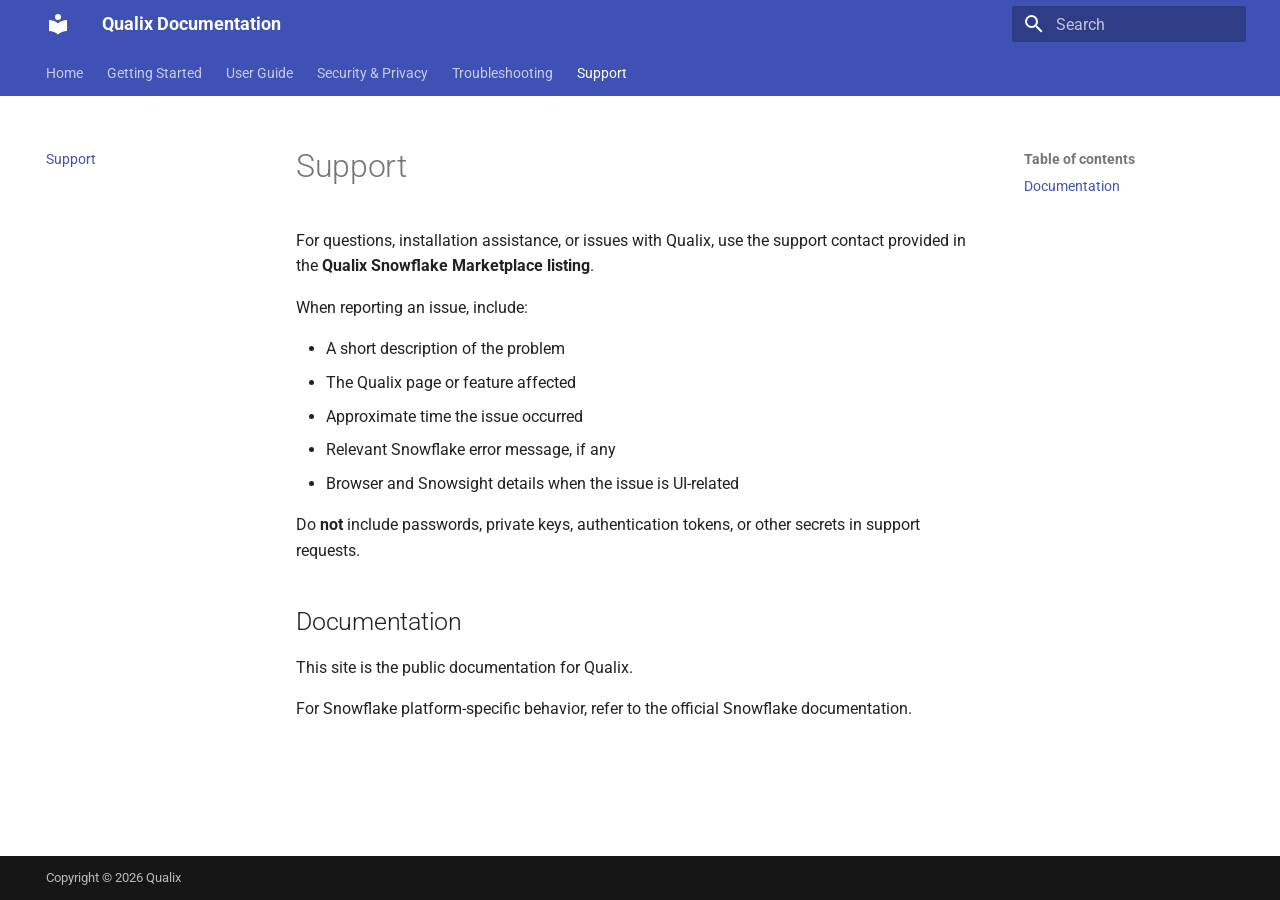
<file: support/index.html>
<!doctype html>
<html lang="en" class="no-js">
  <head>
    
      <meta charset="utf-8">
      <meta name="viewport" content="width=device-width,initial-scale=1">
      
        <meta name="description" content="Native Snowflake data quality, governance, and observability">
      
      
      
        <link rel="canonical" href="https://<your-org>.github.io/qualix-docs/support/">
      
      
        <link rel="prev" href="../troubleshooting/">
      
      
      
        
      
      
      <link rel="icon" href="../assets/images/favicon.png">
      <meta name="generator" content="mkdocs-1.6.1, mkdocs-material-9.7.7">
    
    
      
        <title>Support - Qualix Documentation</title>
      
    
    
      <link rel="stylesheet" href="../assets/stylesheets/main.ec1eaa64.min.css">
      
      


    
    
      
    
    
      
        
        
        <link rel="preconnect" href="https://fonts.gstatic.com" crossorigin>
        <link rel="stylesheet" href="https://fonts.googleapis.com/css?family=Roboto:300,300i,400,400i,700,700i%7CRoboto+Mono:400,400i,700,700i&display=fallback">
        <style>:root{--md-text-font:"Roboto";--md-code-font:"Roboto Mono"}</style>
      
    
    
    <script>__md_scope=new URL("..",location),__md_hash=e=>[...e].reduce(((e,_)=>(e<<5)-e+_.charCodeAt(0)),0),__md_get=(e,_=localStorage,t=__md_scope)=>JSON.parse(_.getItem(t.pathname+"."+e)),__md_set=(e,_,t=localStorage,a=__md_scope)=>{try{t.setItem(a.pathname+"."+e,JSON.stringify(_))}catch(e){}}</script>
    
      

    
    
  </head>
  
  
    <body dir="ltr">
  
    
    <input class="md-toggle" data-md-toggle="drawer" type="checkbox" id="__drawer" autocomplete="off">
    <input class="md-toggle" data-md-toggle="search" type="checkbox" id="__search" autocomplete="off">
    <label class="md-overlay" for="__drawer"></label>
    <div data-md-component="skip">
      
        
        <a href="#support" class="md-skip">
          Skip to content
        </a>
      
    </div>
    <div data-md-component="announce">
      
    </div>
    
    
      

<header class="md-header" data-md-component="header">
  <nav class="md-header__inner md-grid" aria-label="Header">
    <a href=".." title="Qualix Documentation" class="md-header__button md-logo" aria-label="Qualix Documentation" data-md-component="logo">
      
  
  <svg xmlns="http://www.w3.org/2000/svg" viewBox="0 0 24 24"><path d="M12 8a3 3 0 0 0 3-3 3 3 0 0 0-3-3 3 3 0 0 0-3 3 3 3 0 0 0 3 3m0 3.54C9.64 9.35 6.5 8 3 8v11c3.5 0 6.64 1.35 9 3.54 2.36-2.19 5.5-3.54 9-3.54V8c-3.5 0-6.64 1.35-9 3.54"/></svg>

    </a>
    <label class="md-header__button md-icon" for="__drawer">
      
      <svg xmlns="http://www.w3.org/2000/svg" viewBox="0 0 24 24"><path d="M3 6h18v2H3zm0 5h18v2H3zm0 5h18v2H3z"/></svg>
    </label>
    <div class="md-header__title" data-md-component="header-title">
      <div class="md-header__ellipsis">
        <div class="md-header__topic">
          <span class="md-ellipsis">
            Qualix Documentation
          </span>
        </div>
        <div class="md-header__topic" data-md-component="header-topic">
          <span class="md-ellipsis">
            
              Support
            
          </span>
        </div>
      </div>
    </div>
    
    
      <script>var palette=__md_get("__palette");if(palette&&palette.color){if("(prefers-color-scheme)"===palette.color.media){var media=matchMedia("(prefers-color-scheme: light)"),input=document.querySelector(media.matches?"[data-md-color-media='(prefers-color-scheme: light)']":"[data-md-color-media='(prefers-color-scheme: dark)']");palette.color.media=input.getAttribute("data-md-color-media"),palette.color.scheme=input.getAttribute("data-md-color-scheme"),palette.color.primary=input.getAttribute("data-md-color-primary"),palette.color.accent=input.getAttribute("data-md-color-accent")}for(var[key,value]of Object.entries(palette.color))document.body.setAttribute("data-md-color-"+key,value)}</script>
    
    
    
      
      
        <label class="md-header__button md-icon" for="__search">
          
          <svg xmlns="http://www.w3.org/2000/svg" viewBox="0 0 24 24"><path d="M9.5 3A6.5 6.5 0 0 1 16 9.5c0 1.61-.59 3.09-1.56 4.23l.27.27h.79l5 5-1.5 1.5-5-5v-.79l-.27-.27A6.52 6.52 0 0 1 9.5 16 6.5 6.5 0 0 1 3 9.5 6.5 6.5 0 0 1 9.5 3m0 2C7 5 5 7 5 9.5S7 14 9.5 14 14 12 14 9.5 12 5 9.5 5"/></svg>
        </label>
        <div class="md-search" data-md-component="search" role="dialog">
  <label class="md-search__overlay" for="__search"></label>
  <div class="md-search__inner" role="search">
    <form class="md-search__form" name="search">
      <input type="text" class="md-search__input" name="query" aria-label="Search" placeholder="Search" autocapitalize="off" autocorrect="off" autocomplete="off" spellcheck="false" data-md-component="search-query" required>
      <label class="md-search__icon md-icon" for="__search">
        
        <svg xmlns="http://www.w3.org/2000/svg" viewBox="0 0 24 24"><path d="M9.5 3A6.5 6.5 0 0 1 16 9.5c0 1.61-.59 3.09-1.56 4.23l.27.27h.79l5 5-1.5 1.5-5-5v-.79l-.27-.27A6.52 6.52 0 0 1 9.5 16 6.5 6.5 0 0 1 3 9.5 6.5 6.5 0 0 1 9.5 3m0 2C7 5 5 7 5 9.5S7 14 9.5 14 14 12 14 9.5 12 5 9.5 5"/></svg>
        
        <svg xmlns="http://www.w3.org/2000/svg" viewBox="0 0 24 24"><path d="M20 11v2H8l5.5 5.5-1.42 1.42L4.16 12l7.92-7.92L13.5 5.5 8 11z"/></svg>
      </label>
      <nav class="md-search__options" aria-label="Search">
        
        <button type="reset" class="md-search__icon md-icon" title="Clear" aria-label="Clear" tabindex="-1">
          
          <svg xmlns="http://www.w3.org/2000/svg" viewBox="0 0 24 24"><path d="M19 6.41 17.59 5 12 10.59 6.41 5 5 6.41 10.59 12 5 17.59 6.41 19 12 13.41 17.59 19 19 17.59 13.41 12z"/></svg>
        </button>
      </nav>
      
        <div class="md-search__suggest" data-md-component="search-suggest"></div>
      
    </form>
    <div class="md-search__output">
      <div class="md-search__scrollwrap" tabindex="0" data-md-scrollfix>
        <div class="md-search-result" data-md-component="search-result">
          <div class="md-search-result__meta">
            Initializing search
          </div>
          <ol class="md-search-result__list" role="presentation"></ol>
        </div>
      </div>
    </div>
  </div>
</div>
      
    
    
  </nav>
  
</header>
    
    <div class="md-container" data-md-component="container">
      
      
        
          
            
<nav class="md-tabs" aria-label="Tabs" data-md-component="tabs">
  <div class="md-grid">
    <ul class="md-tabs__list">
      
        
  
  
  
  
    <li class="md-tabs__item">
      <a href=".." class="md-tabs__link">
        
  
  
    
  
  Home

      </a>
    </li>
  

      
        
  
  
  
  
    
    
      <li class="md-tabs__item">
        <a href="../installation/" class="md-tabs__link">
          
  
  
  Getting Started

        </a>
      </li>
    
  

      
        
  
  
  
  
    
    
      <li class="md-tabs__item">
        <a href="../usage/" class="md-tabs__link">
          
  
  
  User Guide

        </a>
      </li>
    
  

      
        
  
  
  
  
    <li class="md-tabs__item">
      <a href="../security/" class="md-tabs__link">
        
  
  
    
  
  Security & Privacy

      </a>
    </li>
  

      
        
  
  
  
  
    <li class="md-tabs__item">
      <a href="../troubleshooting/" class="md-tabs__link">
        
  
  
    
  
  Troubleshooting

      </a>
    </li>
  

      
        
  
  
  
    
  
  
    <li class="md-tabs__item md-tabs__item--active">
      <a href="./" class="md-tabs__link">
        
  
  
    
  
  Support

      </a>
    </li>
  

      
    </ul>
  </div>
</nav>
          
        
      
      <main class="md-main" data-md-component="main">
        <div class="md-main__inner md-grid">
          
            
              
              <div class="md-sidebar md-sidebar--primary" data-md-component="sidebar" data-md-type="navigation" >
                <div class="md-sidebar__scrollwrap">
                  <div class="md-sidebar__inner">
                    


  


<nav class="md-nav md-nav--primary md-nav--lifted" aria-label="Navigation" data-md-level="0">
  <label class="md-nav__title" for="__drawer">
    <a href=".." title="Qualix Documentation" class="md-nav__button md-logo" aria-label="Qualix Documentation" data-md-component="logo">
      
  
  <svg xmlns="http://www.w3.org/2000/svg" viewBox="0 0 24 24"><path d="M12 8a3 3 0 0 0 3-3 3 3 0 0 0-3-3 3 3 0 0 0-3 3 3 3 0 0 0 3 3m0 3.54C9.64 9.35 6.5 8 3 8v11c3.5 0 6.64 1.35 9 3.54 2.36-2.19 5.5-3.54 9-3.54V8c-3.5 0-6.64 1.35-9 3.54"/></svg>

    </a>
    Qualix Documentation
  </label>
  
  <ul class="md-nav__list" data-md-scrollfix>
    
      
      
  
  
  
  
    <li class="md-nav__item">
      <a href=".." class="md-nav__link">
        
  
  
  <span class="md-ellipsis">
    
  
    Home
  

    
  </span>
  
  

      </a>
    </li>
  

    
      
      
  
  
  
  
    
    
    
    
      
      
        
      
    
    
    <li class="md-nav__item md-nav__item--nested">
      
        
        
        <input class="md-nav__toggle md-toggle " type="checkbox" id="__nav_2" >
        
          
          <label class="md-nav__link" for="__nav_2" id="__nav_2_label" tabindex="0">
            
  
  
  <span class="md-ellipsis">
    
  
    Getting Started
  

    
  </span>
  
  

            <span class="md-nav__icon md-icon"></span>
          </label>
        
        <nav class="md-nav" data-md-level="1" aria-labelledby="__nav_2_label" aria-expanded="false">
          <label class="md-nav__title" for="__nav_2">
            <span class="md-nav__icon md-icon"></span>
            
  
    Getting Started
  

          </label>
          <ul class="md-nav__list" data-md-scrollfix>
            
              
                
  
  
  
  
    <li class="md-nav__item">
      <a href="../installation/" class="md-nav__link">
        
  
  
  <span class="md-ellipsis">
    
  
    Installation
  

    
  </span>
  
  

      </a>
    </li>
  

              
            
              
                
  
  
  
  
    <li class="md-nav__item">
      <a href="../privileges/" class="md-nav__link">
        
  
  
  <span class="md-ellipsis">
    
  
    Required Privileges
  

    
  </span>
  
  

      </a>
    </li>
  

              
            
          </ul>
        </nav>
      
    </li>
  

    
      
      
  
  
  
  
    
    
    
    
      
      
        
      
    
    
    <li class="md-nav__item md-nav__item--nested">
      
        
        
        <input class="md-nav__toggle md-toggle " type="checkbox" id="__nav_3" >
        
          
          <label class="md-nav__link" for="__nav_3" id="__nav_3_label" tabindex="0">
            
  
  
  <span class="md-ellipsis">
    
  
    User Guide
  

    
  </span>
  
  

            <span class="md-nav__icon md-icon"></span>
          </label>
        
        <nav class="md-nav" data-md-level="1" aria-labelledby="__nav_3_label" aria-expanded="false">
          <label class="md-nav__title" for="__nav_3">
            <span class="md-nav__icon md-icon"></span>
            
  
    User Guide
  

          </label>
          <ul class="md-nav__list" data-md-scrollfix>
            
              
                
  
  
  
  
    <li class="md-nav__item">
      <a href="../usage/" class="md-nav__link">
        
  
  
  <span class="md-ellipsis">
    
  
    Using Qualix
  

    
  </span>
  
  

      </a>
    </li>
  

              
            
              
                
  
  
  
  
    <li class="md-nav__item">
      <a href="../features/" class="md-nav__link">
        
  
  
  <span class="md-ellipsis">
    
  
    Features
  

    
  </span>
  
  

      </a>
    </li>
  

              
            
          </ul>
        </nav>
      
    </li>
  

    
      
      
  
  
  
  
    <li class="md-nav__item">
      <a href="../security/" class="md-nav__link">
        
  
  
  <span class="md-ellipsis">
    
  
    Security & Privacy
  

    
  </span>
  
  

      </a>
    </li>
  

    
      
      
  
  
  
  
    <li class="md-nav__item">
      <a href="../troubleshooting/" class="md-nav__link">
        
  
  
  <span class="md-ellipsis">
    
  
    Troubleshooting
  

    
  </span>
  
  

      </a>
    </li>
  

    
      
      
  
  
    
  
  
  
    <li class="md-nav__item md-nav__item--active">
      
      <input class="md-nav__toggle md-toggle" type="checkbox" id="__toc">
      
      
        
      
      
        <label class="md-nav__link md-nav__link--active" for="__toc">
          
  
  
  <span class="md-ellipsis">
    
  
    Support
  

    
  </span>
  
  

          <span class="md-nav__icon md-icon"></span>
        </label>
      
      <a href="./" class="md-nav__link md-nav__link--active">
        
  
  
  <span class="md-ellipsis">
    
  
    Support
  

    
  </span>
  
  

      </a>
      
        

<nav class="md-nav md-nav--secondary" aria-label="Table of contents">
  
  
  
    
  
  
    <label class="md-nav__title" for="__toc">
      <span class="md-nav__icon md-icon"></span>
      Table of contents
    </label>
    <ul class="md-nav__list" data-md-component="toc" data-md-scrollfix>
      
        <li class="md-nav__item">
  <a href="#documentation" class="md-nav__link">
    <span class="md-ellipsis">
      
        Documentation
      
    </span>
  </a>
  
</li>
      
    </ul>
  
</nav>
      
    </li>
  

    
  </ul>
</nav>
                  </div>
                </div>
              </div>
            
            
              
              <div class="md-sidebar md-sidebar--secondary" data-md-component="sidebar" data-md-type="toc" >
                <div class="md-sidebar__scrollwrap">
                  <div class="md-sidebar__inner">
                    

<nav class="md-nav md-nav--secondary" aria-label="Table of contents">
  
  
  
    
  
  
    <label class="md-nav__title" for="__toc">
      <span class="md-nav__icon md-icon"></span>
      Table of contents
    </label>
    <ul class="md-nav__list" data-md-component="toc" data-md-scrollfix>
      
        <li class="md-nav__item">
  <a href="#documentation" class="md-nav__link">
    <span class="md-ellipsis">
      
        Documentation
      
    </span>
  </a>
  
</li>
      
    </ul>
  
</nav>
                  </div>
                </div>
              </div>
            
          
          
            <div class="md-content" data-md-component="content">
              
              <article class="md-content__inner md-typeset">
                
                  



<h1 id="support">Support<a class="headerlink" href="#support" title="Permanent link">&para;</a></h1>
<p>For questions, installation assistance, or issues with Qualix, use the support
contact provided in the <strong>Qualix Snowflake Marketplace listing</strong>.</p>
<p>When reporting an issue, include:</p>
<ul>
<li>A short description of the problem</li>
<li>The Qualix page or feature affected</li>
<li>Approximate time the issue occurred</li>
<li>Relevant Snowflake error message, if any</li>
<li>Browser and Snowsight details when the issue is UI-related</li>
</ul>
<p>Do <strong>not</strong> include passwords, private keys, authentication tokens, or other secrets in
support requests.</p>
<h2 id="documentation">Documentation<a class="headerlink" href="#documentation" title="Permanent link">&para;</a></h2>
<p>This site is the public documentation for Qualix.</p>
<p>For Snowflake platform-specific behavior, refer to the official Snowflake
documentation.</p>












                
              </article>
            </div>
          
          
<script>var target=document.getElementById(location.hash.slice(1));target&&target.name&&(target.checked=target.name.startsWith("__tabbed_"))</script>
        </div>
        
          <button type="button" class="md-top md-icon" data-md-component="top" hidden>
  
  <svg xmlns="http://www.w3.org/2000/svg" viewBox="0 0 24 24"><path d="M13 20h-2V8l-5.5 5.5-1.42-1.42L12 4.16l7.92 7.92-1.42 1.42L13 8z"/></svg>
  Back to top
</button>
        
      </main>
      
        <footer class="md-footer">
  
  <div class="md-footer-meta md-typeset">
    <div class="md-footer-meta__inner md-grid">
      <div class="md-copyright">
  
    <div class="md-copyright__highlight">
      Copyright &copy; 2026 Qualix
    </div>
  
  
</div>
      
    </div>
  </div>
</footer>
      
    </div>
    <div class="md-dialog" data-md-component="dialog">
      <div class="md-dialog__inner md-typeset"></div>
    </div>
    
    
    
      
      
      <script id="__config" type="application/json">{"annotate": null, "base": "..", "features": ["navigation.tabs", "navigation.sections", "navigation.top", "search.highlight", "search.suggest", "content.code.copy"], "search": "../assets/javascripts/workers/search.2c215733.min.js", "tags": null, "translations": {"clipboard.copied": "Copied to clipboard", "clipboard.copy": "Copy to clipboard", "search.result.more.one": "1 more on this page", "search.result.more.other": "# more on this page", "search.result.none": "No matching documents", "search.result.one": "1 matching document", "search.result.other": "# matching documents", "search.result.placeholder": "Type to start searching", "search.result.term.missing": "Missing", "select.version": "Select version"}, "version": null}</script>
    
    
      <script src="../assets/javascripts/bundle.d7400e89.min.js"></script>
      
    
  </body>
</html>
</file>
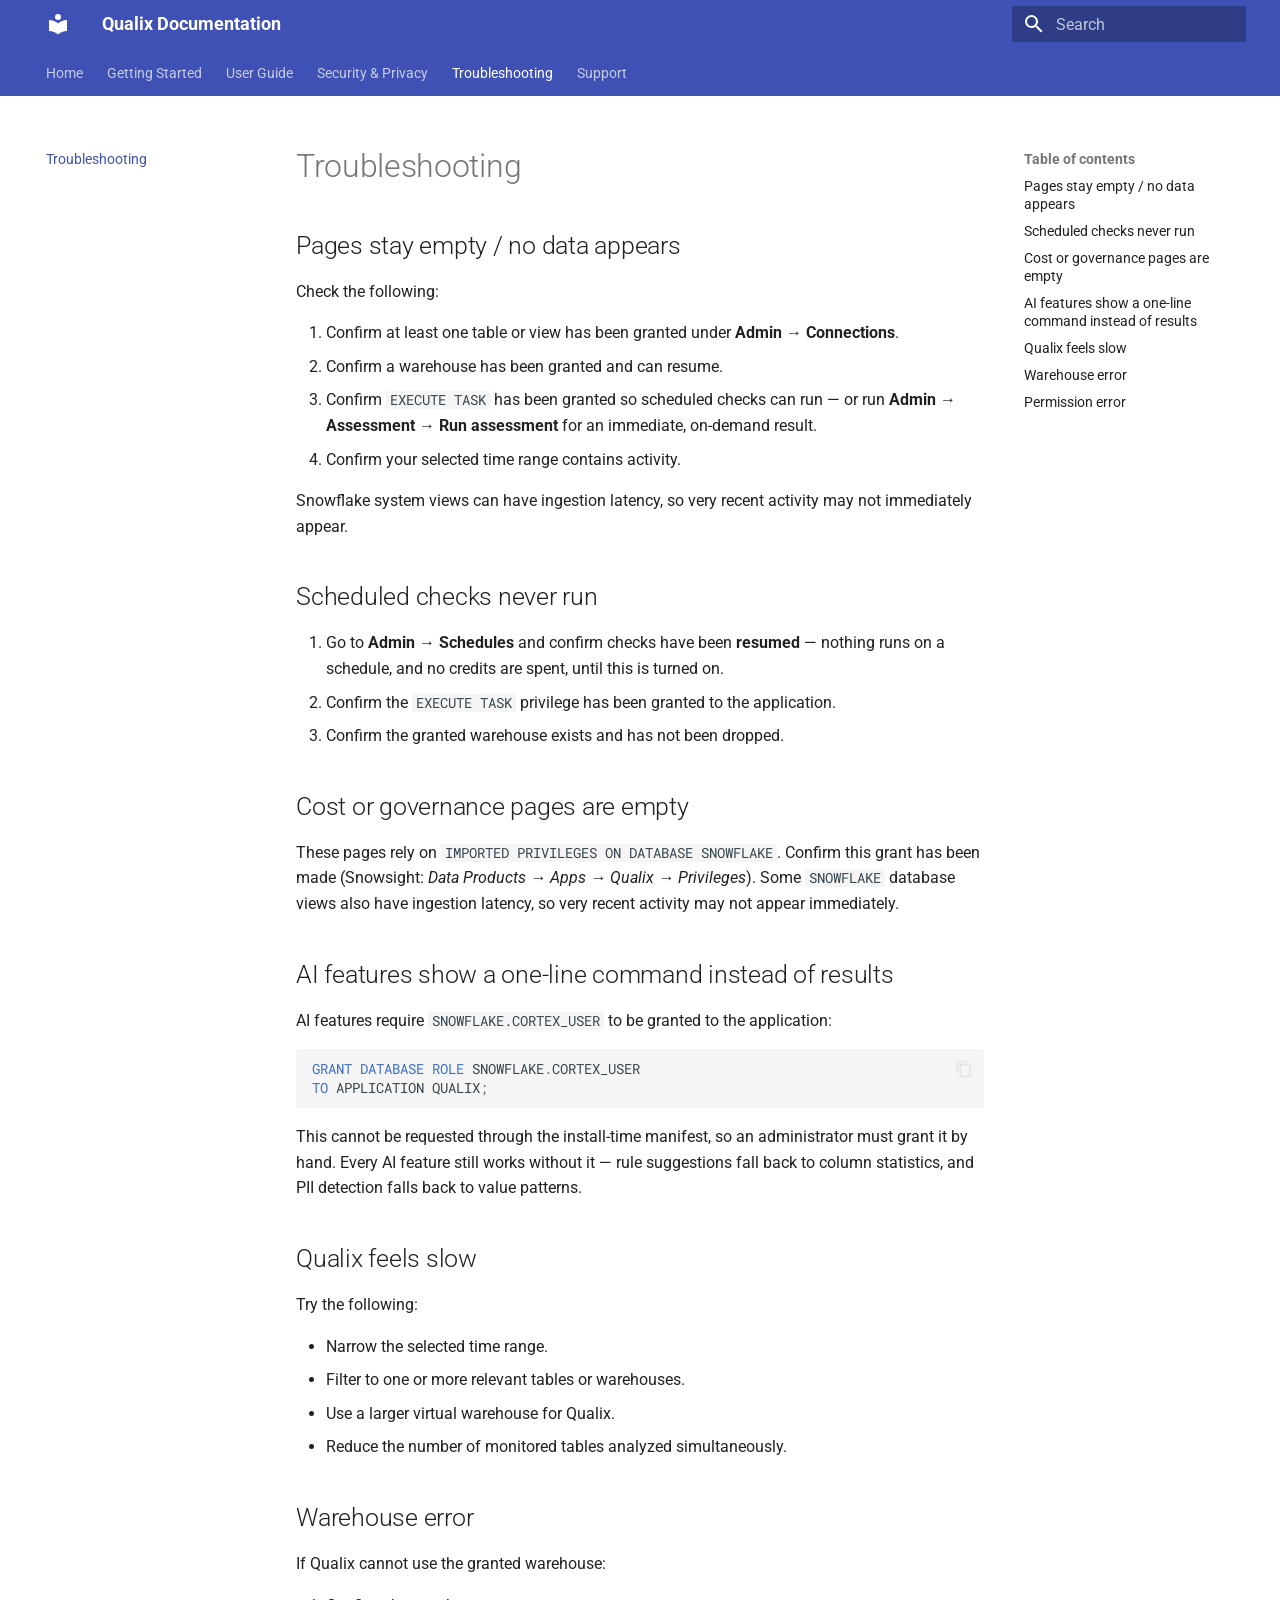
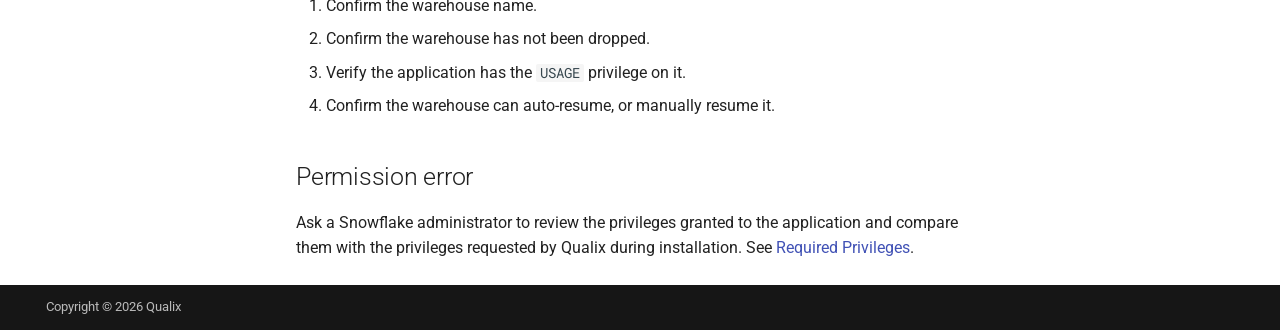
<file: troubleshooting/index.html>
<!doctype html>
<html lang="en" class="no-js">
  <head>
    
      <meta charset="utf-8">
      <meta name="viewport" content="width=device-width,initial-scale=1">
      
        <meta name="description" content="Native Snowflake data quality, governance, and observability">
      
      
      
        <link rel="canonical" href="https://<your-org>.github.io/qualix-docs/troubleshooting/">
      
      
        <link rel="prev" href="../security/">
      
      
        <link rel="next" href="../support/">
      
      
        
      
      
      <link rel="icon" href="../assets/images/favicon.png">
      <meta name="generator" content="mkdocs-1.6.1, mkdocs-material-9.7.7">
    
    
      
        <title>Troubleshooting - Qualix Documentation</title>
      
    
    
      <link rel="stylesheet" href="../assets/stylesheets/main.ec1eaa64.min.css">
      
      


    
    
      
    
    
      
        
        
        <link rel="preconnect" href="https://fonts.gstatic.com" crossorigin>
        <link rel="stylesheet" href="https://fonts.googleapis.com/css?family=Roboto:300,300i,400,400i,700,700i%7CRoboto+Mono:400,400i,700,700i&display=fallback">
        <style>:root{--md-text-font:"Roboto";--md-code-font:"Roboto Mono"}</style>
      
    
    
    <script>__md_scope=new URL("..",location),__md_hash=e=>[...e].reduce(((e,_)=>(e<<5)-e+_.charCodeAt(0)),0),__md_get=(e,_=localStorage,t=__md_scope)=>JSON.parse(_.getItem(t.pathname+"."+e)),__md_set=(e,_,t=localStorage,a=__md_scope)=>{try{t.setItem(a.pathname+"."+e,JSON.stringify(_))}catch(e){}}</script>
    
      

    
    
  </head>
  
  
    <body dir="ltr">
  
    
    <input class="md-toggle" data-md-toggle="drawer" type="checkbox" id="__drawer" autocomplete="off">
    <input class="md-toggle" data-md-toggle="search" type="checkbox" id="__search" autocomplete="off">
    <label class="md-overlay" for="__drawer"></label>
    <div data-md-component="skip">
      
        
        <a href="#troubleshooting" class="md-skip">
          Skip to content
        </a>
      
    </div>
    <div data-md-component="announce">
      
    </div>
    
    
      

<header class="md-header" data-md-component="header">
  <nav class="md-header__inner md-grid" aria-label="Header">
    <a href=".." title="Qualix Documentation" class="md-header__button md-logo" aria-label="Qualix Documentation" data-md-component="logo">
      
  
  <svg xmlns="http://www.w3.org/2000/svg" viewBox="0 0 24 24"><path d="M12 8a3 3 0 0 0 3-3 3 3 0 0 0-3-3 3 3 0 0 0-3 3 3 3 0 0 0 3 3m0 3.54C9.64 9.35 6.5 8 3 8v11c3.5 0 6.64 1.35 9 3.54 2.36-2.19 5.5-3.54 9-3.54V8c-3.5 0-6.64 1.35-9 3.54"/></svg>

    </a>
    <label class="md-header__button md-icon" for="__drawer">
      
      <svg xmlns="http://www.w3.org/2000/svg" viewBox="0 0 24 24"><path d="M3 6h18v2H3zm0 5h18v2H3zm0 5h18v2H3z"/></svg>
    </label>
    <div class="md-header__title" data-md-component="header-title">
      <div class="md-header__ellipsis">
        <div class="md-header__topic">
          <span class="md-ellipsis">
            Qualix Documentation
          </span>
        </div>
        <div class="md-header__topic" data-md-component="header-topic">
          <span class="md-ellipsis">
            
              Troubleshooting
            
          </span>
        </div>
      </div>
    </div>
    
    
      <script>var palette=__md_get("__palette");if(palette&&palette.color){if("(prefers-color-scheme)"===palette.color.media){var media=matchMedia("(prefers-color-scheme: light)"),input=document.querySelector(media.matches?"[data-md-color-media='(prefers-color-scheme: light)']":"[data-md-color-media='(prefers-color-scheme: dark)']");palette.color.media=input.getAttribute("data-md-color-media"),palette.color.scheme=input.getAttribute("data-md-color-scheme"),palette.color.primary=input.getAttribute("data-md-color-primary"),palette.color.accent=input.getAttribute("data-md-color-accent")}for(var[key,value]of Object.entries(palette.color))document.body.setAttribute("data-md-color-"+key,value)}</script>
    
    
    
      
      
        <label class="md-header__button md-icon" for="__search">
          
          <svg xmlns="http://www.w3.org/2000/svg" viewBox="0 0 24 24"><path d="M9.5 3A6.5 6.5 0 0 1 16 9.5c0 1.61-.59 3.09-1.56 4.23l.27.27h.79l5 5-1.5 1.5-5-5v-.79l-.27-.27A6.52 6.52 0 0 1 9.5 16 6.5 6.5 0 0 1 3 9.5 6.5 6.5 0 0 1 9.5 3m0 2C7 5 5 7 5 9.5S7 14 9.5 14 14 12 14 9.5 12 5 9.5 5"/></svg>
        </label>
        <div class="md-search" data-md-component="search" role="dialog">
  <label class="md-search__overlay" for="__search"></label>
  <div class="md-search__inner" role="search">
    <form class="md-search__form" name="search">
      <input type="text" class="md-search__input" name="query" aria-label="Search" placeholder="Search" autocapitalize="off" autocorrect="off" autocomplete="off" spellcheck="false" data-md-component="search-query" required>
      <label class="md-search__icon md-icon" for="__search">
        
        <svg xmlns="http://www.w3.org/2000/svg" viewBox="0 0 24 24"><path d="M9.5 3A6.5 6.5 0 0 1 16 9.5c0 1.61-.59 3.09-1.56 4.23l.27.27h.79l5 5-1.5 1.5-5-5v-.79l-.27-.27A6.52 6.52 0 0 1 9.5 16 6.5 6.5 0 0 1 3 9.5 6.5 6.5 0 0 1 9.5 3m0 2C7 5 5 7 5 9.5S7 14 9.5 14 14 12 14 9.5 12 5 9.5 5"/></svg>
        
        <svg xmlns="http://www.w3.org/2000/svg" viewBox="0 0 24 24"><path d="M20 11v2H8l5.5 5.5-1.42 1.42L4.16 12l7.92-7.92L13.5 5.5 8 11z"/></svg>
      </label>
      <nav class="md-search__options" aria-label="Search">
        
        <button type="reset" class="md-search__icon md-icon" title="Clear" aria-label="Clear" tabindex="-1">
          
          <svg xmlns="http://www.w3.org/2000/svg" viewBox="0 0 24 24"><path d="M19 6.41 17.59 5 12 10.59 6.41 5 5 6.41 10.59 12 5 17.59 6.41 19 12 13.41 17.59 19 19 17.59 13.41 12z"/></svg>
        </button>
      </nav>
      
        <div class="md-search__suggest" data-md-component="search-suggest"></div>
      
    </form>
    <div class="md-search__output">
      <div class="md-search__scrollwrap" tabindex="0" data-md-scrollfix>
        <div class="md-search-result" data-md-component="search-result">
          <div class="md-search-result__meta">
            Initializing search
          </div>
          <ol class="md-search-result__list" role="presentation"></ol>
        </div>
      </div>
    </div>
  </div>
</div>
      
    
    
  </nav>
  
</header>
    
    <div class="md-container" data-md-component="container">
      
      
        
          
            
<nav class="md-tabs" aria-label="Tabs" data-md-component="tabs">
  <div class="md-grid">
    <ul class="md-tabs__list">
      
        
  
  
  
  
    <li class="md-tabs__item">
      <a href=".." class="md-tabs__link">
        
  
  
    
  
  Home

      </a>
    </li>
  

      
        
  
  
  
  
    
    
      <li class="md-tabs__item">
        <a href="../installation/" class="md-tabs__link">
          
  
  
  Getting Started

        </a>
      </li>
    
  

      
        
  
  
  
  
    
    
      <li class="md-tabs__item">
        <a href="../usage/" class="md-tabs__link">
          
  
  
  User Guide

        </a>
      </li>
    
  

      
        
  
  
  
  
    <li class="md-tabs__item">
      <a href="../security/" class="md-tabs__link">
        
  
  
    
  
  Security & Privacy

      </a>
    </li>
  

      
        
  
  
  
    
  
  
    <li class="md-tabs__item md-tabs__item--active">
      <a href="./" class="md-tabs__link">
        
  
  
    
  
  Troubleshooting

      </a>
    </li>
  

      
        
  
  
  
  
    <li class="md-tabs__item">
      <a href="../support/" class="md-tabs__link">
        
  
  
    
  
  Support

      </a>
    </li>
  

      
    </ul>
  </div>
</nav>
          
        
      
      <main class="md-main" data-md-component="main">
        <div class="md-main__inner md-grid">
          
            
              
              <div class="md-sidebar md-sidebar--primary" data-md-component="sidebar" data-md-type="navigation" >
                <div class="md-sidebar__scrollwrap">
                  <div class="md-sidebar__inner">
                    


  


<nav class="md-nav md-nav--primary md-nav--lifted" aria-label="Navigation" data-md-level="0">
  <label class="md-nav__title" for="__drawer">
    <a href=".." title="Qualix Documentation" class="md-nav__button md-logo" aria-label="Qualix Documentation" data-md-component="logo">
      
  
  <svg xmlns="http://www.w3.org/2000/svg" viewBox="0 0 24 24"><path d="M12 8a3 3 0 0 0 3-3 3 3 0 0 0-3-3 3 3 0 0 0-3 3 3 3 0 0 0 3 3m0 3.54C9.64 9.35 6.5 8 3 8v11c3.5 0 6.64 1.35 9 3.54 2.36-2.19 5.5-3.54 9-3.54V8c-3.5 0-6.64 1.35-9 3.54"/></svg>

    </a>
    Qualix Documentation
  </label>
  
  <ul class="md-nav__list" data-md-scrollfix>
    
      
      
  
  
  
  
    <li class="md-nav__item">
      <a href=".." class="md-nav__link">
        
  
  
  <span class="md-ellipsis">
    
  
    Home
  

    
  </span>
  
  

      </a>
    </li>
  

    
      
      
  
  
  
  
    
    
    
    
      
      
        
      
    
    
    <li class="md-nav__item md-nav__item--nested">
      
        
        
        <input class="md-nav__toggle md-toggle " type="checkbox" id="__nav_2" >
        
          
          <label class="md-nav__link" for="__nav_2" id="__nav_2_label" tabindex="0">
            
  
  
  <span class="md-ellipsis">
    
  
    Getting Started
  

    
  </span>
  
  

            <span class="md-nav__icon md-icon"></span>
          </label>
        
        <nav class="md-nav" data-md-level="1" aria-labelledby="__nav_2_label" aria-expanded="false">
          <label class="md-nav__title" for="__nav_2">
            <span class="md-nav__icon md-icon"></span>
            
  
    Getting Started
  

          </label>
          <ul class="md-nav__list" data-md-scrollfix>
            
              
                
  
  
  
  
    <li class="md-nav__item">
      <a href="../installation/" class="md-nav__link">
        
  
  
  <span class="md-ellipsis">
    
  
    Installation
  

    
  </span>
  
  

      </a>
    </li>
  

              
            
              
                
  
  
  
  
    <li class="md-nav__item">
      <a href="../privileges/" class="md-nav__link">
        
  
  
  <span class="md-ellipsis">
    
  
    Required Privileges
  

    
  </span>
  
  

      </a>
    </li>
  

              
            
          </ul>
        </nav>
      
    </li>
  

    
      
      
  
  
  
  
    
    
    
    
      
      
        
      
    
    
    <li class="md-nav__item md-nav__item--nested">
      
        
        
        <input class="md-nav__toggle md-toggle " type="checkbox" id="__nav_3" >
        
          
          <label class="md-nav__link" for="__nav_3" id="__nav_3_label" tabindex="0">
            
  
  
  <span class="md-ellipsis">
    
  
    User Guide
  

    
  </span>
  
  

            <span class="md-nav__icon md-icon"></span>
          </label>
        
        <nav class="md-nav" data-md-level="1" aria-labelledby="__nav_3_label" aria-expanded="false">
          <label class="md-nav__title" for="__nav_3">
            <span class="md-nav__icon md-icon"></span>
            
  
    User Guide
  

          </label>
          <ul class="md-nav__list" data-md-scrollfix>
            
              
                
  
  
  
  
    <li class="md-nav__item">
      <a href="../usage/" class="md-nav__link">
        
  
  
  <span class="md-ellipsis">
    
  
    Using Qualix
  

    
  </span>
  
  

      </a>
    </li>
  

              
            
              
                
  
  
  
  
    <li class="md-nav__item">
      <a href="../features/" class="md-nav__link">
        
  
  
  <span class="md-ellipsis">
    
  
    Features
  

    
  </span>
  
  

      </a>
    </li>
  

              
            
          </ul>
        </nav>
      
    </li>
  

    
      
      
  
  
  
  
    <li class="md-nav__item">
      <a href="../security/" class="md-nav__link">
        
  
  
  <span class="md-ellipsis">
    
  
    Security & Privacy
  

    
  </span>
  
  

      </a>
    </li>
  

    
      
      
  
  
    
  
  
  
    <li class="md-nav__item md-nav__item--active">
      
      <input class="md-nav__toggle md-toggle" type="checkbox" id="__toc">
      
      
        
      
      
        <label class="md-nav__link md-nav__link--active" for="__toc">
          
  
  
  <span class="md-ellipsis">
    
  
    Troubleshooting
  

    
  </span>
  
  

          <span class="md-nav__icon md-icon"></span>
        </label>
      
      <a href="./" class="md-nav__link md-nav__link--active">
        
  
  
  <span class="md-ellipsis">
    
  
    Troubleshooting
  

    
  </span>
  
  

      </a>
      
        

<nav class="md-nav md-nav--secondary" aria-label="Table of contents">
  
  
  
    
  
  
    <label class="md-nav__title" for="__toc">
      <span class="md-nav__icon md-icon"></span>
      Table of contents
    </label>
    <ul class="md-nav__list" data-md-component="toc" data-md-scrollfix>
      
        <li class="md-nav__item">
  <a href="#pages-stay-empty-no-data-appears" class="md-nav__link">
    <span class="md-ellipsis">
      
        Pages stay empty / no data appears
      
    </span>
  </a>
  
</li>
      
        <li class="md-nav__item">
  <a href="#scheduled-checks-never-run" class="md-nav__link">
    <span class="md-ellipsis">
      
        Scheduled checks never run
      
    </span>
  </a>
  
</li>
      
        <li class="md-nav__item">
  <a href="#cost-or-governance-pages-are-empty" class="md-nav__link">
    <span class="md-ellipsis">
      
        Cost or governance pages are empty
      
    </span>
  </a>
  
</li>
      
        <li class="md-nav__item">
  <a href="#ai-features-show-a-one-line-command-instead-of-results" class="md-nav__link">
    <span class="md-ellipsis">
      
        AI features show a one-line command instead of results
      
    </span>
  </a>
  
</li>
      
        <li class="md-nav__item">
  <a href="#qualix-feels-slow" class="md-nav__link">
    <span class="md-ellipsis">
      
        Qualix feels slow
      
    </span>
  </a>
  
</li>
      
        <li class="md-nav__item">
  <a href="#warehouse-error" class="md-nav__link">
    <span class="md-ellipsis">
      
        Warehouse error
      
    </span>
  </a>
  
</li>
      
        <li class="md-nav__item">
  <a href="#permission-error" class="md-nav__link">
    <span class="md-ellipsis">
      
        Permission error
      
    </span>
  </a>
  
</li>
      
    </ul>
  
</nav>
      
    </li>
  

    
      
      
  
  
  
  
    <li class="md-nav__item">
      <a href="../support/" class="md-nav__link">
        
  
  
  <span class="md-ellipsis">
    
  
    Support
  

    
  </span>
  
  

      </a>
    </li>
  

    
  </ul>
</nav>
                  </div>
                </div>
              </div>
            
            
              
              <div class="md-sidebar md-sidebar--secondary" data-md-component="sidebar" data-md-type="toc" >
                <div class="md-sidebar__scrollwrap">
                  <div class="md-sidebar__inner">
                    

<nav class="md-nav md-nav--secondary" aria-label="Table of contents">
  
  
  
    
  
  
    <label class="md-nav__title" for="__toc">
      <span class="md-nav__icon md-icon"></span>
      Table of contents
    </label>
    <ul class="md-nav__list" data-md-component="toc" data-md-scrollfix>
      
        <li class="md-nav__item">
  <a href="#pages-stay-empty-no-data-appears" class="md-nav__link">
    <span class="md-ellipsis">
      
        Pages stay empty / no data appears
      
    </span>
  </a>
  
</li>
      
        <li class="md-nav__item">
  <a href="#scheduled-checks-never-run" class="md-nav__link">
    <span class="md-ellipsis">
      
        Scheduled checks never run
      
    </span>
  </a>
  
</li>
      
        <li class="md-nav__item">
  <a href="#cost-or-governance-pages-are-empty" class="md-nav__link">
    <span class="md-ellipsis">
      
        Cost or governance pages are empty
      
    </span>
  </a>
  
</li>
      
        <li class="md-nav__item">
  <a href="#ai-features-show-a-one-line-command-instead-of-results" class="md-nav__link">
    <span class="md-ellipsis">
      
        AI features show a one-line command instead of results
      
    </span>
  </a>
  
</li>
      
        <li class="md-nav__item">
  <a href="#qualix-feels-slow" class="md-nav__link">
    <span class="md-ellipsis">
      
        Qualix feels slow
      
    </span>
  </a>
  
</li>
      
        <li class="md-nav__item">
  <a href="#warehouse-error" class="md-nav__link">
    <span class="md-ellipsis">
      
        Warehouse error
      
    </span>
  </a>
  
</li>
      
        <li class="md-nav__item">
  <a href="#permission-error" class="md-nav__link">
    <span class="md-ellipsis">
      
        Permission error
      
    </span>
  </a>
  
</li>
      
    </ul>
  
</nav>
                  </div>
                </div>
              </div>
            
          
          
            <div class="md-content" data-md-component="content">
              
              <article class="md-content__inner md-typeset">
                
                  



<h1 id="troubleshooting">Troubleshooting<a class="headerlink" href="#troubleshooting" title="Permanent link">&para;</a></h1>
<h2 id="pages-stay-empty-no-data-appears">Pages stay empty / no data appears<a class="headerlink" href="#pages-stay-empty-no-data-appears" title="Permanent link">&para;</a></h2>
<p>Check the following:</p>
<ol>
<li>Confirm at least one table or view has been granted under <strong>Admin → Connections</strong>.</li>
<li>Confirm a warehouse has been granted and can resume.</li>
<li>Confirm <code>EXECUTE TASK</code> has been granted so scheduled checks can run — or run
   <strong>Admin → Assessment → Run assessment</strong> for an immediate, on-demand result.</li>
<li>Confirm your selected time range contains activity.</li>
</ol>
<p>Snowflake system views can have ingestion latency, so very recent activity may not
immediately appear.</p>
<h2 id="scheduled-checks-never-run">Scheduled checks never run<a class="headerlink" href="#scheduled-checks-never-run" title="Permanent link">&para;</a></h2>
<ol>
<li>Go to <strong>Admin → Schedules</strong> and confirm checks have been <strong>resumed</strong> — nothing
   runs on a schedule, and no credits are spent, until this is turned on.</li>
<li>Confirm the <code>EXECUTE TASK</code> privilege has been granted to the application.</li>
<li>Confirm the granted warehouse exists and has not been dropped.</li>
</ol>
<h2 id="cost-or-governance-pages-are-empty">Cost or governance pages are empty<a class="headerlink" href="#cost-or-governance-pages-are-empty" title="Permanent link">&para;</a></h2>
<p>These pages rely on <code>IMPORTED PRIVILEGES ON DATABASE SNOWFLAKE</code>. Confirm this grant
has been made (Snowsight: <em>Data Products → Apps → Qualix → Privileges</em>). Some
<code>SNOWFLAKE</code> database views also have ingestion latency, so very recent activity may
not appear immediately.</p>
<h2 id="ai-features-show-a-one-line-command-instead-of-results">AI features show a one-line command instead of results<a class="headerlink" href="#ai-features-show-a-one-line-command-instead-of-results" title="Permanent link">&para;</a></h2>
<p>AI features require <code>SNOWFLAKE.CORTEX_USER</code> to be granted to the application:</p>
<div class="highlight"><pre><span></span><code><a id="__codelineno-0-1" name="__codelineno-0-1" href="#__codelineno-0-1"></a><span class="k">GRANT</span><span class="w"> </span><span class="k">DATABASE</span><span class="w"> </span><span class="k">ROLE</span><span class="w"> </span><span class="n">SNOWFLAKE</span><span class="p">.</span><span class="n">CORTEX_USER</span>
<a id="__codelineno-0-2" name="__codelineno-0-2" href="#__codelineno-0-2"></a><span class="k">TO</span><span class="w"> </span><span class="n">APPLICATION</span><span class="w"> </span><span class="n">QUALIX</span><span class="p">;</span>
</code></pre></div>
<p>This cannot be requested through the install-time manifest, so an administrator must
grant it by hand. Every AI feature still works without it — rule suggestions fall back
to column statistics, and PII detection falls back to value patterns.</p>
<h2 id="qualix-feels-slow">Qualix feels slow<a class="headerlink" href="#qualix-feels-slow" title="Permanent link">&para;</a></h2>
<p>Try the following:</p>
<ul>
<li>Narrow the selected time range.</li>
<li>Filter to one or more relevant tables or warehouses.</li>
<li>Use a larger virtual warehouse for Qualix.</li>
<li>Reduce the number of monitored tables analyzed simultaneously.</li>
</ul>
<h2 id="warehouse-error">Warehouse error<a class="headerlink" href="#warehouse-error" title="Permanent link">&para;</a></h2>
<p>If Qualix cannot use the granted warehouse:</p>
<ol>
<li>Confirm the warehouse name.</li>
<li>Confirm the warehouse has not been dropped.</li>
<li>Verify the application has the <code>USAGE</code> privilege on it.</li>
<li>Confirm the warehouse can auto-resume, or manually resume it.</li>
</ol>
<h2 id="permission-error">Permission error<a class="headerlink" href="#permission-error" title="Permanent link">&para;</a></h2>
<p>Ask a Snowflake administrator to review the privileges granted to the application and
compare them with the privileges requested by Qualix during installation. See
<a href="../privileges/">Required Privileges</a>.</p>












                
              </article>
            </div>
          
          
<script>var target=document.getElementById(location.hash.slice(1));target&&target.name&&(target.checked=target.name.startsWith("__tabbed_"))</script>
        </div>
        
          <button type="button" class="md-top md-icon" data-md-component="top" hidden>
  
  <svg xmlns="http://www.w3.org/2000/svg" viewBox="0 0 24 24"><path d="M13 20h-2V8l-5.5 5.5-1.42-1.42L12 4.16l7.92 7.92-1.42 1.42L13 8z"/></svg>
  Back to top
</button>
        
      </main>
      
        <footer class="md-footer">
  
  <div class="md-footer-meta md-typeset">
    <div class="md-footer-meta__inner md-grid">
      <div class="md-copyright">
  
    <div class="md-copyright__highlight">
      Copyright &copy; 2026 Qualix
    </div>
  
  
</div>
      
    </div>
  </div>
</footer>
      
    </div>
    <div class="md-dialog" data-md-component="dialog">
      <div class="md-dialog__inner md-typeset"></div>
    </div>
    
    
    
      
      
      <script id="__config" type="application/json">{"annotate": null, "base": "..", "features": ["navigation.tabs", "navigation.sections", "navigation.top", "search.highlight", "search.suggest", "content.code.copy"], "search": "../assets/javascripts/workers/search.2c215733.min.js", "tags": null, "translations": {"clipboard.copied": "Copied to clipboard", "clipboard.copy": "Copy to clipboard", "search.result.more.one": "1 more on this page", "search.result.more.other": "# more on this page", "search.result.none": "No matching documents", "search.result.one": "1 matching document", "search.result.other": "# matching documents", "search.result.placeholder": "Type to start searching", "search.result.term.missing": "Missing", "select.version": "Select version"}, "version": null}</script>
    
    
      <script src="../assets/javascripts/bundle.d7400e89.min.js"></script>
      
    
  </body>
</html>
</file>
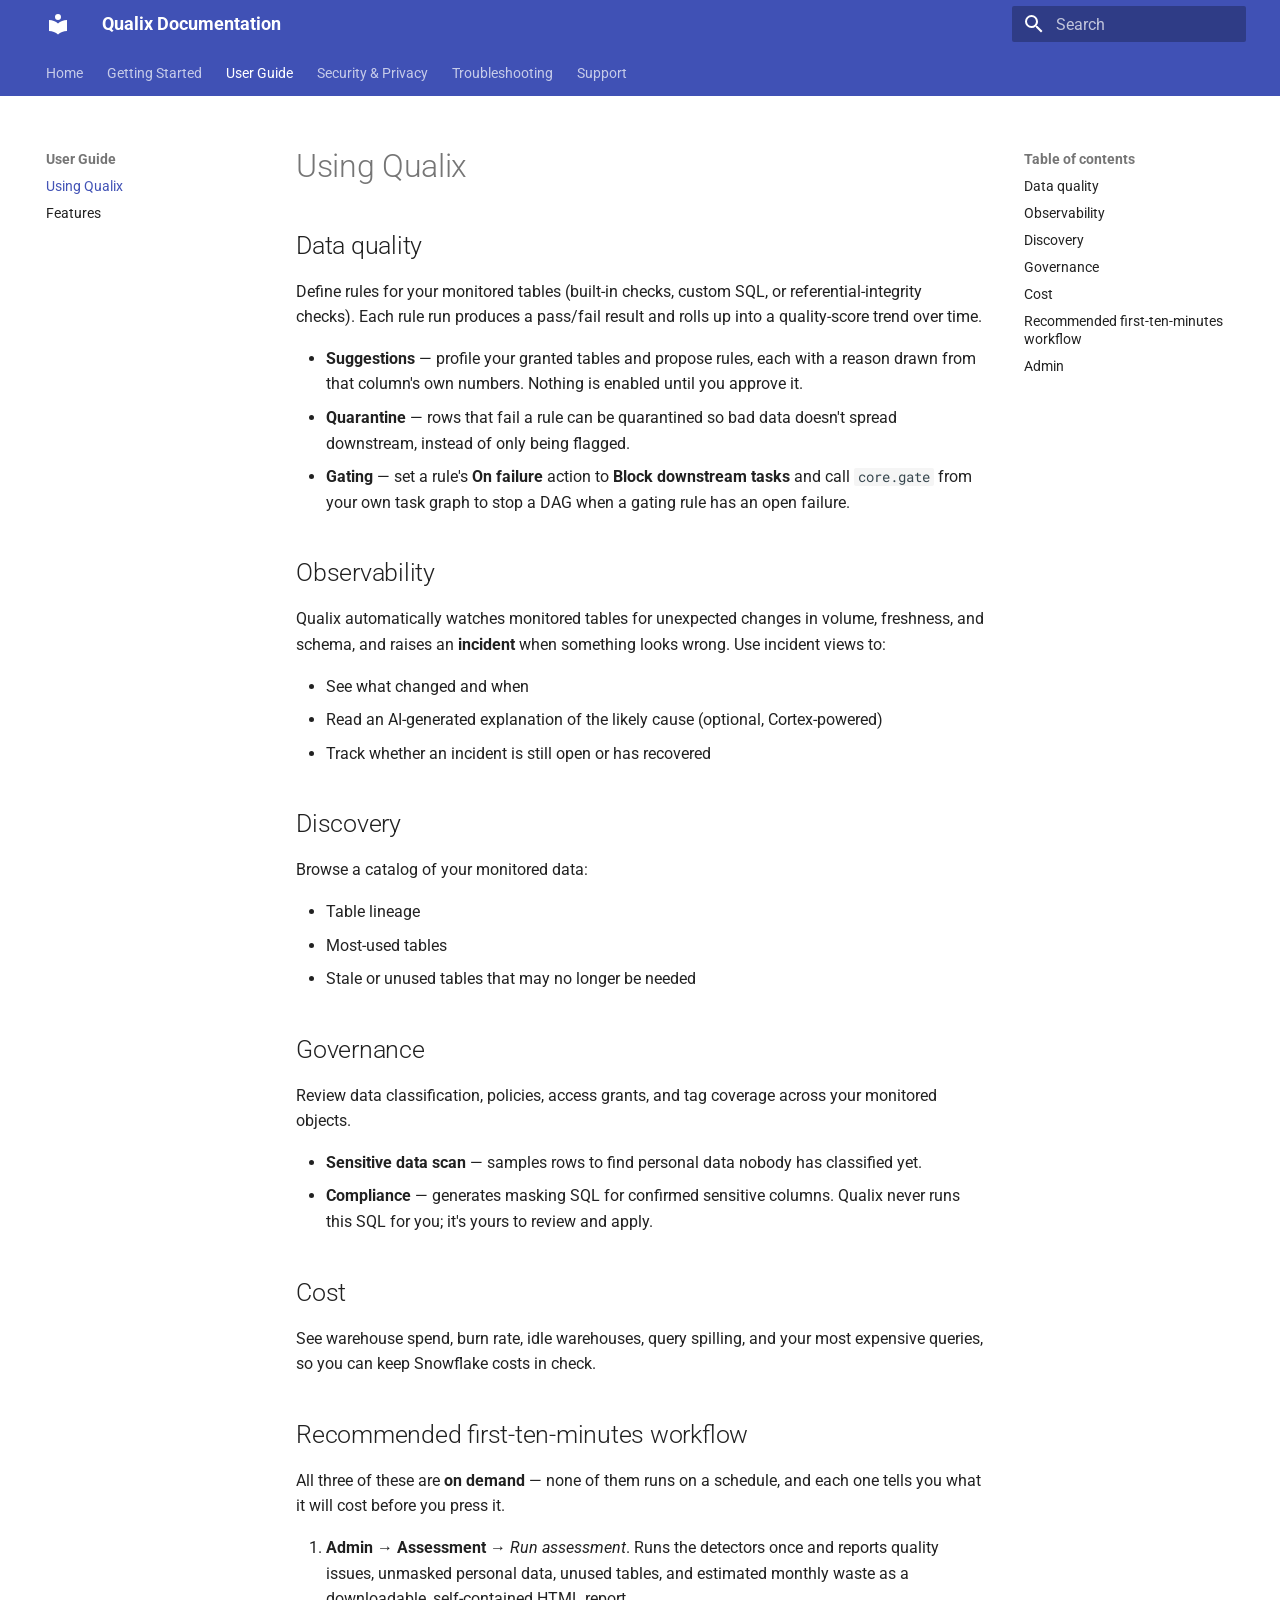
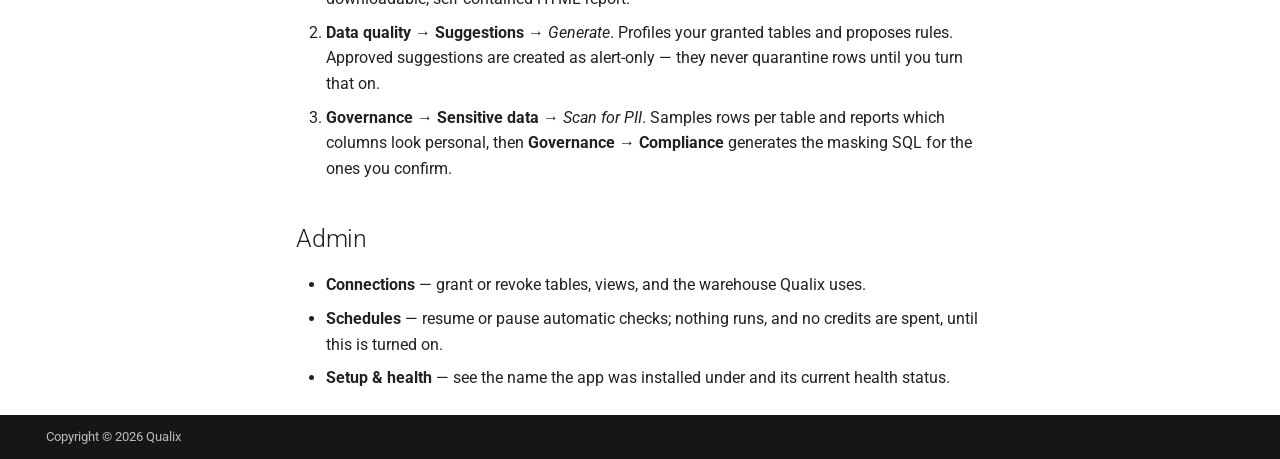
<file: usage/index.html>
<!doctype html>
<html lang="en" class="no-js">
  <head>
    
      <meta charset="utf-8">
      <meta name="viewport" content="width=device-width,initial-scale=1">
      
        <meta name="description" content="Native Snowflake data quality, governance, and observability">
      
      
      
        <link rel="canonical" href="https://<your-org>.github.io/qualix-docs/usage/">
      
      
        <link rel="prev" href="../privileges/">
      
      
        <link rel="next" href="../features/">
      
      
        
      
      
      <link rel="icon" href="../assets/images/favicon.png">
      <meta name="generator" content="mkdocs-1.6.1, mkdocs-material-9.7.7">
    
    
      
        <title>Using Qualix - Qualix Documentation</title>
      
    
    
      <link rel="stylesheet" href="../assets/stylesheets/main.ec1eaa64.min.css">
      
      


    
    
      
    
    
      
        
        
        <link rel="preconnect" href="https://fonts.gstatic.com" crossorigin>
        <link rel="stylesheet" href="https://fonts.googleapis.com/css?family=Roboto:300,300i,400,400i,700,700i%7CRoboto+Mono:400,400i,700,700i&display=fallback">
        <style>:root{--md-text-font:"Roboto";--md-code-font:"Roboto Mono"}</style>
      
    
    
    <script>__md_scope=new URL("..",location),__md_hash=e=>[...e].reduce(((e,_)=>(e<<5)-e+_.charCodeAt(0)),0),__md_get=(e,_=localStorage,t=__md_scope)=>JSON.parse(_.getItem(t.pathname+"."+e)),__md_set=(e,_,t=localStorage,a=__md_scope)=>{try{t.setItem(a.pathname+"."+e,JSON.stringify(_))}catch(e){}}</script>
    
      

    
    
  </head>
  
  
    <body dir="ltr">
  
    
    <input class="md-toggle" data-md-toggle="drawer" type="checkbox" id="__drawer" autocomplete="off">
    <input class="md-toggle" data-md-toggle="search" type="checkbox" id="__search" autocomplete="off">
    <label class="md-overlay" for="__drawer"></label>
    <div data-md-component="skip">
      
        
        <a href="#using-qualix" class="md-skip">
          Skip to content
        </a>
      
    </div>
    <div data-md-component="announce">
      
    </div>
    
    
      

<header class="md-header" data-md-component="header">
  <nav class="md-header__inner md-grid" aria-label="Header">
    <a href=".." title="Qualix Documentation" class="md-header__button md-logo" aria-label="Qualix Documentation" data-md-component="logo">
      
  
  <svg xmlns="http://www.w3.org/2000/svg" viewBox="0 0 24 24"><path d="M12 8a3 3 0 0 0 3-3 3 3 0 0 0-3-3 3 3 0 0 0-3 3 3 3 0 0 0 3 3m0 3.54C9.64 9.35 6.5 8 3 8v11c3.5 0 6.64 1.35 9 3.54 2.36-2.19 5.5-3.54 9-3.54V8c-3.5 0-6.64 1.35-9 3.54"/></svg>

    </a>
    <label class="md-header__button md-icon" for="__drawer">
      
      <svg xmlns="http://www.w3.org/2000/svg" viewBox="0 0 24 24"><path d="M3 6h18v2H3zm0 5h18v2H3zm0 5h18v2H3z"/></svg>
    </label>
    <div class="md-header__title" data-md-component="header-title">
      <div class="md-header__ellipsis">
        <div class="md-header__topic">
          <span class="md-ellipsis">
            Qualix Documentation
          </span>
        </div>
        <div class="md-header__topic" data-md-component="header-topic">
          <span class="md-ellipsis">
            
              Using Qualix
            
          </span>
        </div>
      </div>
    </div>
    
    
      <script>var palette=__md_get("__palette");if(palette&&palette.color){if("(prefers-color-scheme)"===palette.color.media){var media=matchMedia("(prefers-color-scheme: light)"),input=document.querySelector(media.matches?"[data-md-color-media='(prefers-color-scheme: light)']":"[data-md-color-media='(prefers-color-scheme: dark)']");palette.color.media=input.getAttribute("data-md-color-media"),palette.color.scheme=input.getAttribute("data-md-color-scheme"),palette.color.primary=input.getAttribute("data-md-color-primary"),palette.color.accent=input.getAttribute("data-md-color-accent")}for(var[key,value]of Object.entries(palette.color))document.body.setAttribute("data-md-color-"+key,value)}</script>
    
    
    
      
      
        <label class="md-header__button md-icon" for="__search">
          
          <svg xmlns="http://www.w3.org/2000/svg" viewBox="0 0 24 24"><path d="M9.5 3A6.5 6.5 0 0 1 16 9.5c0 1.61-.59 3.09-1.56 4.23l.27.27h.79l5 5-1.5 1.5-5-5v-.79l-.27-.27A6.52 6.52 0 0 1 9.5 16 6.5 6.5 0 0 1 3 9.5 6.5 6.5 0 0 1 9.5 3m0 2C7 5 5 7 5 9.5S7 14 9.5 14 14 12 14 9.5 12 5 9.5 5"/></svg>
        </label>
        <div class="md-search" data-md-component="search" role="dialog">
  <label class="md-search__overlay" for="__search"></label>
  <div class="md-search__inner" role="search">
    <form class="md-search__form" name="search">
      <input type="text" class="md-search__input" name="query" aria-label="Search" placeholder="Search" autocapitalize="off" autocorrect="off" autocomplete="off" spellcheck="false" data-md-component="search-query" required>
      <label class="md-search__icon md-icon" for="__search">
        
        <svg xmlns="http://www.w3.org/2000/svg" viewBox="0 0 24 24"><path d="M9.5 3A6.5 6.5 0 0 1 16 9.5c0 1.61-.59 3.09-1.56 4.23l.27.27h.79l5 5-1.5 1.5-5-5v-.79l-.27-.27A6.52 6.52 0 0 1 9.5 16 6.5 6.5 0 0 1 3 9.5 6.5 6.5 0 0 1 9.5 3m0 2C7 5 5 7 5 9.5S7 14 9.5 14 14 12 14 9.5 12 5 9.5 5"/></svg>
        
        <svg xmlns="http://www.w3.org/2000/svg" viewBox="0 0 24 24"><path d="M20 11v2H8l5.5 5.5-1.42 1.42L4.16 12l7.92-7.92L13.5 5.5 8 11z"/></svg>
      </label>
      <nav class="md-search__options" aria-label="Search">
        
        <button type="reset" class="md-search__icon md-icon" title="Clear" aria-label="Clear" tabindex="-1">
          
          <svg xmlns="http://www.w3.org/2000/svg" viewBox="0 0 24 24"><path d="M19 6.41 17.59 5 12 10.59 6.41 5 5 6.41 10.59 12 5 17.59 6.41 19 12 13.41 17.59 19 19 17.59 13.41 12z"/></svg>
        </button>
      </nav>
      
        <div class="md-search__suggest" data-md-component="search-suggest"></div>
      
    </form>
    <div class="md-search__output">
      <div class="md-search__scrollwrap" tabindex="0" data-md-scrollfix>
        <div class="md-search-result" data-md-component="search-result">
          <div class="md-search-result__meta">
            Initializing search
          </div>
          <ol class="md-search-result__list" role="presentation"></ol>
        </div>
      </div>
    </div>
  </div>
</div>
      
    
    
  </nav>
  
</header>
    
    <div class="md-container" data-md-component="container">
      
      
        
          
            
<nav class="md-tabs" aria-label="Tabs" data-md-component="tabs">
  <div class="md-grid">
    <ul class="md-tabs__list">
      
        
  
  
  
  
    <li class="md-tabs__item">
      <a href=".." class="md-tabs__link">
        
  
  
    
  
  Home

      </a>
    </li>
  

      
        
  
  
  
  
    
    
      <li class="md-tabs__item">
        <a href="../installation/" class="md-tabs__link">
          
  
  
  Getting Started

        </a>
      </li>
    
  

      
        
  
  
  
    
  
  
    
    
      <li class="md-tabs__item md-tabs__item--active">
        <a href="./" class="md-tabs__link">
          
  
  
  User Guide

        </a>
      </li>
    
  

      
        
  
  
  
  
    <li class="md-tabs__item">
      <a href="../security/" class="md-tabs__link">
        
  
  
    
  
  Security & Privacy

      </a>
    </li>
  

      
        
  
  
  
  
    <li class="md-tabs__item">
      <a href="../troubleshooting/" class="md-tabs__link">
        
  
  
    
  
  Troubleshooting

      </a>
    </li>
  

      
        
  
  
  
  
    <li class="md-tabs__item">
      <a href="../support/" class="md-tabs__link">
        
  
  
    
  
  Support

      </a>
    </li>
  

      
    </ul>
  </div>
</nav>
          
        
      
      <main class="md-main" data-md-component="main">
        <div class="md-main__inner md-grid">
          
            
              
              <div class="md-sidebar md-sidebar--primary" data-md-component="sidebar" data-md-type="navigation" >
                <div class="md-sidebar__scrollwrap">
                  <div class="md-sidebar__inner">
                    


  


<nav class="md-nav md-nav--primary md-nav--lifted" aria-label="Navigation" data-md-level="0">
  <label class="md-nav__title" for="__drawer">
    <a href=".." title="Qualix Documentation" class="md-nav__button md-logo" aria-label="Qualix Documentation" data-md-component="logo">
      
  
  <svg xmlns="http://www.w3.org/2000/svg" viewBox="0 0 24 24"><path d="M12 8a3 3 0 0 0 3-3 3 3 0 0 0-3-3 3 3 0 0 0-3 3 3 3 0 0 0 3 3m0 3.54C9.64 9.35 6.5 8 3 8v11c3.5 0 6.64 1.35 9 3.54 2.36-2.19 5.5-3.54 9-3.54V8c-3.5 0-6.64 1.35-9 3.54"/></svg>

    </a>
    Qualix Documentation
  </label>
  
  <ul class="md-nav__list" data-md-scrollfix>
    
      
      
  
  
  
  
    <li class="md-nav__item">
      <a href=".." class="md-nav__link">
        
  
  
  <span class="md-ellipsis">
    
  
    Home
  

    
  </span>
  
  

      </a>
    </li>
  

    
      
      
  
  
  
  
    
    
    
    
      
      
        
      
    
    
    <li class="md-nav__item md-nav__item--nested">
      
        
        
        <input class="md-nav__toggle md-toggle " type="checkbox" id="__nav_2" >
        
          
          <label class="md-nav__link" for="__nav_2" id="__nav_2_label" tabindex="0">
            
  
  
  <span class="md-ellipsis">
    
  
    Getting Started
  

    
  </span>
  
  

            <span class="md-nav__icon md-icon"></span>
          </label>
        
        <nav class="md-nav" data-md-level="1" aria-labelledby="__nav_2_label" aria-expanded="false">
          <label class="md-nav__title" for="__nav_2">
            <span class="md-nav__icon md-icon"></span>
            
  
    Getting Started
  

          </label>
          <ul class="md-nav__list" data-md-scrollfix>
            
              
                
  
  
  
  
    <li class="md-nav__item">
      <a href="../installation/" class="md-nav__link">
        
  
  
  <span class="md-ellipsis">
    
  
    Installation
  

    
  </span>
  
  

      </a>
    </li>
  

              
            
              
                
  
  
  
  
    <li class="md-nav__item">
      <a href="../privileges/" class="md-nav__link">
        
  
  
  <span class="md-ellipsis">
    
  
    Required Privileges
  

    
  </span>
  
  

      </a>
    </li>
  

              
            
          </ul>
        </nav>
      
    </li>
  

    
      
      
  
  
    
  
  
  
    
    
    
    
      
        
        
      
      
        
      
    
    
    <li class="md-nav__item md-nav__item--active md-nav__item--section md-nav__item--nested">
      
        
        
        <input class="md-nav__toggle md-toggle " type="checkbox" id="__nav_3" checked>
        
          
          <label class="md-nav__link" for="__nav_3" id="__nav_3_label" tabindex="">
            
  
  
  <span class="md-ellipsis">
    
  
    User Guide
  

    
  </span>
  
  

            <span class="md-nav__icon md-icon"></span>
          </label>
        
        <nav class="md-nav" data-md-level="1" aria-labelledby="__nav_3_label" aria-expanded="true">
          <label class="md-nav__title" for="__nav_3">
            <span class="md-nav__icon md-icon"></span>
            
  
    User Guide
  

          </label>
          <ul class="md-nav__list" data-md-scrollfix>
            
              
                
  
  
    
  
  
  
    <li class="md-nav__item md-nav__item--active">
      
      <input class="md-nav__toggle md-toggle" type="checkbox" id="__toc">
      
      
        
      
      
        <label class="md-nav__link md-nav__link--active" for="__toc">
          
  
  
  <span class="md-ellipsis">
    
  
    Using Qualix
  

    
  </span>
  
  

          <span class="md-nav__icon md-icon"></span>
        </label>
      
      <a href="./" class="md-nav__link md-nav__link--active">
        
  
  
  <span class="md-ellipsis">
    
  
    Using Qualix
  

    
  </span>
  
  

      </a>
      
        

<nav class="md-nav md-nav--secondary" aria-label="Table of contents">
  
  
  
    
  
  
    <label class="md-nav__title" for="__toc">
      <span class="md-nav__icon md-icon"></span>
      Table of contents
    </label>
    <ul class="md-nav__list" data-md-component="toc" data-md-scrollfix>
      
        <li class="md-nav__item">
  <a href="#data-quality" class="md-nav__link">
    <span class="md-ellipsis">
      
        Data quality
      
    </span>
  </a>
  
</li>
      
        <li class="md-nav__item">
  <a href="#observability" class="md-nav__link">
    <span class="md-ellipsis">
      
        Observability
      
    </span>
  </a>
  
</li>
      
        <li class="md-nav__item">
  <a href="#discovery" class="md-nav__link">
    <span class="md-ellipsis">
      
        Discovery
      
    </span>
  </a>
  
</li>
      
        <li class="md-nav__item">
  <a href="#governance" class="md-nav__link">
    <span class="md-ellipsis">
      
        Governance
      
    </span>
  </a>
  
</li>
      
        <li class="md-nav__item">
  <a href="#cost" class="md-nav__link">
    <span class="md-ellipsis">
      
        Cost
      
    </span>
  </a>
  
</li>
      
        <li class="md-nav__item">
  <a href="#recommended-first-ten-minutes-workflow" class="md-nav__link">
    <span class="md-ellipsis">
      
        Recommended first-ten-minutes workflow
      
    </span>
  </a>
  
</li>
      
        <li class="md-nav__item">
  <a href="#admin" class="md-nav__link">
    <span class="md-ellipsis">
      
        Admin
      
    </span>
  </a>
  
</li>
      
    </ul>
  
</nav>
      
    </li>
  

              
            
              
                
  
  
  
  
    <li class="md-nav__item">
      <a href="../features/" class="md-nav__link">
        
  
  
  <span class="md-ellipsis">
    
  
    Features
  

    
  </span>
  
  

      </a>
    </li>
  

              
            
          </ul>
        </nav>
      
    </li>
  

    
      
      
  
  
  
  
    <li class="md-nav__item">
      <a href="../security/" class="md-nav__link">
        
  
  
  <span class="md-ellipsis">
    
  
    Security & Privacy
  

    
  </span>
  
  

      </a>
    </li>
  

    
      
      
  
  
  
  
    <li class="md-nav__item">
      <a href="../troubleshooting/" class="md-nav__link">
        
  
  
  <span class="md-ellipsis">
    
  
    Troubleshooting
  

    
  </span>
  
  

      </a>
    </li>
  

    
      
      
  
  
  
  
    <li class="md-nav__item">
      <a href="../support/" class="md-nav__link">
        
  
  
  <span class="md-ellipsis">
    
  
    Support
  

    
  </span>
  
  

      </a>
    </li>
  

    
  </ul>
</nav>
                  </div>
                </div>
              </div>
            
            
              
              <div class="md-sidebar md-sidebar--secondary" data-md-component="sidebar" data-md-type="toc" >
                <div class="md-sidebar__scrollwrap">
                  <div class="md-sidebar__inner">
                    

<nav class="md-nav md-nav--secondary" aria-label="Table of contents">
  
  
  
    
  
  
    <label class="md-nav__title" for="__toc">
      <span class="md-nav__icon md-icon"></span>
      Table of contents
    </label>
    <ul class="md-nav__list" data-md-component="toc" data-md-scrollfix>
      
        <li class="md-nav__item">
  <a href="#data-quality" class="md-nav__link">
    <span class="md-ellipsis">
      
        Data quality
      
    </span>
  </a>
  
</li>
      
        <li class="md-nav__item">
  <a href="#observability" class="md-nav__link">
    <span class="md-ellipsis">
      
        Observability
      
    </span>
  </a>
  
</li>
      
        <li class="md-nav__item">
  <a href="#discovery" class="md-nav__link">
    <span class="md-ellipsis">
      
        Discovery
      
    </span>
  </a>
  
</li>
      
        <li class="md-nav__item">
  <a href="#governance" class="md-nav__link">
    <span class="md-ellipsis">
      
        Governance
      
    </span>
  </a>
  
</li>
      
        <li class="md-nav__item">
  <a href="#cost" class="md-nav__link">
    <span class="md-ellipsis">
      
        Cost
      
    </span>
  </a>
  
</li>
      
        <li class="md-nav__item">
  <a href="#recommended-first-ten-minutes-workflow" class="md-nav__link">
    <span class="md-ellipsis">
      
        Recommended first-ten-minutes workflow
      
    </span>
  </a>
  
</li>
      
        <li class="md-nav__item">
  <a href="#admin" class="md-nav__link">
    <span class="md-ellipsis">
      
        Admin
      
    </span>
  </a>
  
</li>
      
    </ul>
  
</nav>
                  </div>
                </div>
              </div>
            
          
          
            <div class="md-content" data-md-component="content">
              
              <article class="md-content__inner md-typeset">
                
                  



<h1 id="using-qualix">Using Qualix<a class="headerlink" href="#using-qualix" title="Permanent link">&para;</a></h1>
<h2 id="data-quality">Data quality<a class="headerlink" href="#data-quality" title="Permanent link">&para;</a></h2>
<p>Define rules for your monitored tables (built-in checks, custom SQL, or
referential-integrity checks). Each rule run produces a pass/fail result and rolls up
into a quality-score trend over time.</p>
<ul>
<li><strong>Suggestions</strong> — profile your granted tables and propose rules, each with a reason
  drawn from that column's own numbers. Nothing is enabled until you approve it.</li>
<li><strong>Quarantine</strong> — rows that fail a rule can be quarantined so bad data doesn't spread
  downstream, instead of only being flagged.</li>
<li><strong>Gating</strong> — set a rule's <strong>On failure</strong> action to <strong>Block downstream tasks</strong> and
  call <code>core.gate</code> from your own task graph to stop a DAG when a gating rule has an
  open failure.</li>
</ul>
<h2 id="observability">Observability<a class="headerlink" href="#observability" title="Permanent link">&para;</a></h2>
<p>Qualix automatically watches monitored tables for unexpected changes in volume,
freshness, and schema, and raises an <strong>incident</strong> when something looks wrong. Use
incident views to:</p>
<ul>
<li>See what changed and when</li>
<li>Read an AI-generated explanation of the likely cause (optional, Cortex-powered)</li>
<li>Track whether an incident is still open or has recovered</li>
</ul>
<h2 id="discovery">Discovery<a class="headerlink" href="#discovery" title="Permanent link">&para;</a></h2>
<p>Browse a catalog of your monitored data:</p>
<ul>
<li>Table lineage</li>
<li>Most-used tables</li>
<li>Stale or unused tables that may no longer be needed</li>
</ul>
<h2 id="governance">Governance<a class="headerlink" href="#governance" title="Permanent link">&para;</a></h2>
<p>Review data classification, policies, access grants, and tag coverage across your
monitored objects.</p>
<ul>
<li><strong>Sensitive data scan</strong> — samples rows to find personal data nobody has classified
  yet.</li>
<li><strong>Compliance</strong> — generates masking SQL for confirmed sensitive columns. Qualix never
  runs this SQL for you; it's yours to review and apply.</li>
</ul>
<h2 id="cost">Cost<a class="headerlink" href="#cost" title="Permanent link">&para;</a></h2>
<p>See warehouse spend, burn rate, idle warehouses, query spilling, and your most
expensive queries, so you can keep Snowflake costs in check.</p>
<h2 id="recommended-first-ten-minutes-workflow">Recommended first-ten-minutes workflow<a class="headerlink" href="#recommended-first-ten-minutes-workflow" title="Permanent link">&para;</a></h2>
<p>All three of these are <strong>on demand</strong> — none of them runs on a schedule, and each one
tells you what it will cost before you press it.</p>
<ol>
<li><strong>Admin → Assessment</strong> → <em>Run assessment</em>. Runs the detectors once and reports
   quality issues, unmasked personal data, unused tables, and estimated monthly waste
   as a downloadable, self-contained HTML report.</li>
<li><strong>Data quality → Suggestions</strong> → <em>Generate</em>. Profiles your granted tables and
   proposes rules. Approved suggestions are created as alert-only — they never
   quarantine rows until you turn that on.</li>
<li><strong>Governance → Sensitive data</strong> → <em>Scan for PII</em>. Samples rows per table and
   reports which columns look personal, then <strong>Governance → Compliance</strong> generates the
   masking SQL for the ones you confirm.</li>
</ol>
<h2 id="admin">Admin<a class="headerlink" href="#admin" title="Permanent link">&para;</a></h2>
<ul>
<li><strong>Connections</strong> — grant or revoke tables, views, and the warehouse Qualix uses.</li>
<li><strong>Schedules</strong> — resume or pause automatic checks; nothing runs, and no credits are
  spent, until this is turned on.</li>
<li><strong>Setup &amp; health</strong> — see the name the app was installed under and its current
  health status.</li>
</ul>












                
              </article>
            </div>
          
          
<script>var target=document.getElementById(location.hash.slice(1));target&&target.name&&(target.checked=target.name.startsWith("__tabbed_"))</script>
        </div>
        
          <button type="button" class="md-top md-icon" data-md-component="top" hidden>
  
  <svg xmlns="http://www.w3.org/2000/svg" viewBox="0 0 24 24"><path d="M13 20h-2V8l-5.5 5.5-1.42-1.42L12 4.16l7.92 7.92-1.42 1.42L13 8z"/></svg>
  Back to top
</button>
        
      </main>
      
        <footer class="md-footer">
  
  <div class="md-footer-meta md-typeset">
    <div class="md-footer-meta__inner md-grid">
      <div class="md-copyright">
  
    <div class="md-copyright__highlight">
      Copyright &copy; 2026 Qualix
    </div>
  
  
</div>
      
    </div>
  </div>
</footer>
      
    </div>
    <div class="md-dialog" data-md-component="dialog">
      <div class="md-dialog__inner md-typeset"></div>
    </div>
    
    
    
      
      
      <script id="__config" type="application/json">{"annotate": null, "base": "..", "features": ["navigation.tabs", "navigation.sections", "navigation.top", "search.highlight", "search.suggest", "content.code.copy"], "search": "../assets/javascripts/workers/search.2c215733.min.js", "tags": null, "translations": {"clipboard.copied": "Copied to clipboard", "clipboard.copy": "Copy to clipboard", "search.result.more.one": "1 more on this page", "search.result.more.other": "# more on this page", "search.result.none": "No matching documents", "search.result.one": "1 matching document", "search.result.other": "# matching documents", "search.result.placeholder": "Type to start searching", "search.result.term.missing": "Missing", "select.version": "Select version"}, "version": null}</script>
    
    
      <script src="../assets/javascripts/bundle.d7400e89.min.js"></script>
      
    
  </body>
</html>
</file>
<file: assets/stylesheets/main.ec1eaa64.min.css>
@charset "UTF-8";html{-webkit-text-size-adjust:none;-moz-text-size-adjust:none;text-size-adjust:none;box-sizing:border-box}*,:after,:before{box-sizing:inherit}@media (prefers-reduced-motion){*,:after,:before{transition:none!important}}body{margin:0}a,button,input,label{-webkit-tap-highlight-color:transparent}a{color:inherit;text-decoration:none}hr{border:0;box-sizing:initial;display:block;height:.05rem;overflow:visible;padding:0}small{font-size:80%}sub,sup{line-height:1em}img{border-style:none}table{border-collapse:initial;border-spacing:0}td,th{font-weight:400;vertical-align:top}button{background:#0000;border:0;font-family:inherit;font-size:inherit;margin:0;padding:0}input{border:0;outline:none}:root{--md-primary-fg-color:#4051b5;--md-primary-fg-color--light:#5d6cc0;--md-primary-fg-color--dark:#303fa1;--md-primary-bg-color:#fff;--md-primary-bg-color--light:#ffffffb3;--md-accent-fg-color:#526cfe;--md-accent-fg-color--transparent:#526cfe1a;--md-accent-bg-color:#fff;--md-accent-bg-color--light:#ffffffb3}[data-md-color-scheme=default]{color-scheme:light}[data-md-color-scheme=default] img[src$="#gh-dark-mode-only"],[data-md-color-scheme=default] img[src$="#only-dark"]{display:none}:root,[data-md-color-scheme=default]{--md-hue:225deg;--md-default-fg-color:#000000de;--md-default-fg-color--light:#0000008a;--md-default-fg-color--lighter:#00000052;--md-default-fg-color--lightest:#00000012;--md-default-bg-color:#fff;--md-default-bg-color--light:#ffffffb3;--md-default-bg-color--lighter:#ffffff4d;--md-default-bg-color--lightest:#ffffff1f;--md-code-fg-color:#36464e;--md-code-bg-color:#f5f5f5;--md-code-bg-color--light:#f5f5f5b3;--md-code-bg-color--lighter:#f5f5f54d;--md-code-hl-color:#4287ff;--md-code-hl-color--light:#4287ff1a;--md-code-hl-number-color:#d52a2a;--md-code-hl-special-color:#db1457;--md-code-hl-function-color:#a846b9;--md-code-hl-constant-color:#6e59d9;--md-code-hl-keyword-color:#3f6ec6;--md-code-hl-string-color:#1c7d4d;--md-code-hl-name-color:var(--md-code-fg-color);--md-code-hl-operator-color:var(--md-default-fg-color--light);--md-code-hl-punctuation-color:var(--md-default-fg-color--light);--md-code-hl-comment-color:var(--md-default-fg-color--light);--md-code-hl-generic-color:var(--md-default-fg-color--light);--md-code-hl-variable-color:var(--md-default-fg-color--light);--md-typeset-color:var(--md-default-fg-color);--md-typeset-a-color:var(--md-primary-fg-color);--md-typeset-del-color:#f5503d26;--md-typeset-ins-color:#0bd57026;--md-typeset-kbd-color:#fafafa;--md-typeset-kbd-accent-color:#fff;--md-typeset-kbd-border-color:#b8b8b8;--md-typeset-mark-color:#ffff0080;--md-typeset-table-color:#0000001f;--md-typeset-table-color--light:rgba(0,0,0,.035);--md-admonition-fg-color:var(--md-default-fg-color);--md-admonition-bg-color:var(--md-default-bg-color);--md-warning-fg-color:#000000de;--md-warning-bg-color:#ff9;--md-footer-fg-color:#fff;--md-footer-fg-color--light:#ffffffb3;--md-footer-fg-color--lighter:#ffffff73;--md-footer-bg-color:#000000de;--md-footer-bg-color--dark:#00000052;--md-shadow-z1:0 0.2rem 0.5rem #0000000d,0 0 0.05rem #0000001a;--md-shadow-z2:0 0.2rem 0.5rem #0000001a,0 0 0.05rem #00000040;--md-shadow-z3:0 0.2rem 0.5rem #0003,0 0 0.05rem #00000059}.md-icon svg{fill:currentcolor;display:block;height:1.2rem;width:1.2rem}body{-webkit-font-smoothing:antialiased;-moz-osx-font-smoothing:grayscale;--md-text-font-family:var(--md-text-font,_),-apple-system,BlinkMacSystemFont,Helvetica,Arial,sans-serif;--md-code-font-family:var(--md-code-font,_),SFMono-Regular,Consolas,Menlo,monospace}aside,body,input{font-feature-settings:"kern","liga";color:var(--md-typeset-color);font-family:var(--md-text-font-family)}code,kbd,pre{font-feature-settings:"kern";font-family:var(--md-code-font-family)}:root{--md-typeset-table-sort-icon:url('data:image/svg+xml;charset=utf-8,<svg xmlns="http://www.w3.org/2000/svg" viewBox="0 0 24 24"><path d="m18 21-4-4h3V7h-3l4-4 4 4h-3v10h3M2 19v-2h10v2M2 13v-2h7v2M2 7V5h4v2z"/></svg>');--md-typeset-table-sort-icon--asc:url('data:image/svg+xml;charset=utf-8,<svg xmlns="http://www.w3.org/2000/svg" viewBox="0 0 24 24"><path d="M19 17h3l-4 4-4-4h3V3h2M2 17h10v2H2M6 5v2H2V5m0 6h7v2H2z"/></svg>');--md-typeset-table-sort-icon--desc:url('data:image/svg+xml;charset=utf-8,<svg xmlns="http://www.w3.org/2000/svg" viewBox="0 0 24 24"><path d="M19 7h3l-4-4-4 4h3v14h2M2 17h10v2H2M6 5v2H2V5m0 6h7v2H2z"/></svg>')}.md-typeset{-webkit-print-color-adjust:exact;color-adjust:exact;font-size:.8rem;line-height:1.6;overflow-wrap:break-word}@media print{.md-typeset{font-size:.68rem}}.md-typeset blockquote,.md-typeset dl,.md-typeset figure,.md-typeset ol,.md-typeset pre,.md-typeset ul{margin-bottom:1em;margin-top:1em}.md-typeset h1{color:var(--md-default-fg-color--light);font-size:2em;line-height:1.3;margin:0 0 1.25em}.md-typeset h1,.md-typeset h2{font-weight:300;letter-spacing:-.01em}.md-typeset h2{font-size:1.5625em;line-height:1.4;margin:1.6em 0 .64em}.md-typeset h3{font-size:1.25em;font-weight:400;letter-spacing:-.01em;line-height:1.5;margin:1.6em 0 .8em}.md-typeset h2+h3{margin-top:.8em}.md-typeset h4{font-weight:700;letter-spacing:-.01em;margin:1em 0}.md-typeset h5,.md-typeset h6{color:var(--md-default-fg-color--light);font-size:.8em;font-weight:700;letter-spacing:-.01em;margin:1.25em 0}.md-typeset h5{text-transform:uppercase}.md-typeset h5 code{text-transform:none}.md-typeset hr{border-bottom:.05rem solid var(--md-default-fg-color--lightest);display:flow-root;margin:1.5em 0}.md-typeset a{color:var(--md-typeset-a-color);word-break:break-word}.md-typeset a,.md-typeset a:before{transition:color 125ms}.md-typeset a:focus,.md-typeset a:hover{color:var(--md-accent-fg-color)}.md-typeset a:focus code,.md-typeset a:hover code{background-color:var(--md-accent-fg-color--transparent);color:var(--md-accent-fg-color)}.md-typeset a code{color:var(--md-typeset-a-color)}.md-typeset a.focus-visible{outline-color:var(--md-accent-fg-color);outline-offset:.2rem}.md-typeset code,.md-typeset kbd,.md-typeset pre{color:var(--md-code-fg-color);direction:ltr;font-variant-ligatures:none;transition:background-color 125ms}@media print{.md-typeset code,.md-typeset kbd,.md-typeset pre{white-space:pre-wrap}}.md-typeset code{background-color:var(--md-code-bg-color);border-radius:.1rem;-webkit-box-decoration-break:clone;box-decoration-break:clone;font-size:.85em;padding:0 .2941176471em;transition:color 125ms,background-color 125ms;word-break:break-word}.md-typeset code:not(.focus-visible){-webkit-tap-highlight-color:transparent;outline:none}.md-typeset pre{display:flow-root;line-height:1.4;position:relative}.md-typeset pre>code{-webkit-box-decoration-break:slice;box-decoration-break:slice;box-shadow:none;display:block;margin:0;outline-color:var(--md-accent-fg-color);overflow:auto;padding:.7720588235em 1.1764705882em;scrollbar-color:var(--md-default-fg-color--lighter) #0000;scrollbar-width:thin;touch-action:auto;word-break:normal}.md-typeset pre>code:hover{scrollbar-color:var(--md-accent-fg-color) #0000}.md-typeset pre>code::-webkit-scrollbar{height:.2rem;width:.2rem}.md-typeset pre>code::-webkit-scrollbar-thumb{background-color:var(--md-default-fg-color--lighter)}.md-typeset pre>code::-webkit-scrollbar-thumb:hover{background-color:var(--md-accent-fg-color)}.md-typeset kbd{background-color:var(--md-typeset-kbd-color);border-radius:.1rem;box-shadow:0 .1rem 0 .05rem var(--md-typeset-kbd-border-color),0 .1rem 0 var(--md-typeset-kbd-border-color),0 -.1rem .2rem var(--md-typeset-kbd-accent-color) inset;color:var(--md-default-fg-color);display:inline-block;font-size:.75em;padding:0 .6666666667em;vertical-align:text-top;word-break:break-word}.md-typeset mark{background-color:var(--md-typeset-mark-color);-webkit-box-decoration-break:clone;box-decoration-break:clone;color:inherit;word-break:break-word}.md-typeset abbr{cursor:help;text-decoration:none}.md-typeset [data-preview],.md-typeset abbr{border-bottom:.05rem dotted var(--md-default-fg-color--light)}.md-typeset small{opacity:.75}[dir=ltr] .md-typeset sub,[dir=ltr] .md-typeset sup{margin-left:.078125em}[dir=rtl] .md-typeset sub,[dir=rtl] .md-typeset sup{margin-right:.078125em}[dir=ltr] .md-typeset blockquote{padding-left:.6rem}[dir=rtl] .md-typeset blockquote{padding-right:.6rem}[dir=ltr] .md-typeset blockquote{border-left:.2rem solid var(--md-default-fg-color--lighter)}[dir=rtl] .md-typeset blockquote{border-right:.2rem solid var(--md-default-fg-color--lighter)}.md-typeset blockquote{color:var(--md-default-fg-color--light);margin-left:0;margin-right:0}.md-typeset ul{list-style-type:disc}.md-typeset ul[type]{list-style-type:revert-layer}[dir=ltr] .md-typeset ol,[dir=ltr] .md-typeset ul{margin-left:.625em}[dir=rtl] .md-typeset ol,[dir=rtl] .md-typeset ul{margin-right:.625em}.md-typeset ol,.md-typeset ul{padding:0}.md-typeset ol:not([hidden]),.md-typeset ul:not([hidden]){display:flow-root}.md-typeset ol ol,.md-typeset ul ol{list-style-type:lower-alpha}.md-typeset ol ol ol,.md-typeset ul ol ol{list-style-type:lower-roman}.md-typeset ol ol ol ol,.md-typeset ul ol ol ol{list-style-type:upper-alpha}.md-typeset ol ol ol ol ol,.md-typeset ul ol ol ol ol{list-style-type:upper-roman}.md-typeset ol[type],.md-typeset ul[type]{list-style-type:revert-layer}[dir=ltr] .md-typeset ol li,[dir=ltr] .md-typeset ul li{margin-left:1.25em}[dir=rtl] .md-typeset ol li,[dir=rtl] .md-typeset ul li{margin-right:1.25em}.md-typeset ol li,.md-typeset ul li{margin-bottom:.5em}.md-typeset ol li blockquote,.md-typeset ol li p,.md-typeset ul li blockquote,.md-typeset ul li p{margin:.5em 0}.md-typeset ol li:last-child,.md-typeset ul li:last-child{margin-bottom:0}[dir=ltr] .md-typeset ol li ol,[dir=ltr] .md-typeset ol li ul,[dir=ltr] .md-typeset ul li ol,[dir=ltr] .md-typeset ul li ul{margin-left:.625em}[dir=rtl] .md-typeset ol li ol,[dir=rtl] .md-typeset ol li ul,[dir=rtl] .md-typeset ul li ol,[dir=rtl] .md-typeset ul li ul{margin-right:.625em}.md-typeset ol li ol,.md-typeset ol li ul,.md-typeset ul li ol,.md-typeset ul li ul{margin-bottom:.5em;margin-top:.5em}[dir=ltr] .md-typeset dd{margin-left:1.875em}[dir=rtl] .md-typeset dd{margin-right:1.875em}.md-typeset dd{margin-bottom:1.5em;margin-top:1em}.md-typeset img,.md-typeset svg,.md-typeset video{height:auto;max-width:100%}.md-typeset img[align=left]{margin:1em 1em 1em 0}.md-typeset img[align=right]{margin:1em 0 1em 1em}.md-typeset img[align]:only-child{margin-top:0}.md-typeset figure{display:flow-root;margin:1em auto;max-width:100%;text-align:center;width:fit-content}.md-typeset figure img{display:block;margin:0 auto}.md-typeset figcaption{font-style:italic;margin:1em auto;max-width:24rem}.md-typeset iframe{max-width:100%}.md-typeset table:not([class]){background-color:var(--md-default-bg-color);border:.05rem solid var(--md-typeset-table-color);border-radius:.1rem;display:inline-block;font-size:.64rem;max-width:100%;overflow:auto;touch-action:auto}@media print{.md-typeset table:not([class]){display:table}}.md-typeset table:not([class])+*{margin-top:1.5em}.md-typeset table:not([class]) td>:first-child,.md-typeset table:not([class]) th>:first-child{margin-top:0}.md-typeset table:not([class]) td>:last-child,.md-typeset table:not([class]) th>:last-child{margin-bottom:0}.md-typeset table:not([class]) td:not([align]),.md-typeset table:not([class]) th:not([align]){text-align:left}[dir=rtl] .md-typeset table:not([class]) td:not([align]),[dir=rtl] .md-typeset table:not([class]) th:not([align]){text-align:right}.md-typeset table:not([class]) th{font-weight:700;min-width:5rem;padding:.9375em 1.25em;vertical-align:top}.md-typeset table:not([class]) td{border-top:.05rem solid var(--md-typeset-table-color);padding:.9375em 1.25em;vertical-align:top}.md-typeset table:not([class]) tbody tr{transition:background-color 125ms}.md-typeset table:not([class]) tbody tr:hover{background-color:var(--md-typeset-table-color--light);box-shadow:0 .05rem 0 var(--md-default-bg-color) inset}.md-typeset table:not([class]) a{word-break:normal}.md-typeset table th[role=columnheader]{cursor:pointer}[dir=ltr] .md-typeset table th[role=columnheader]:after{margin-left:.5em}[dir=rtl] .md-typeset table th[role=columnheader]:after{margin-right:.5em}.md-typeset table th[role=columnheader]:after{content:"";display:inline-block;height:1.2em;-webkit-mask-image:var(--md-typeset-table-sort-icon);mask-image:var(--md-typeset-table-sort-icon);-webkit-mask-repeat:no-repeat;mask-repeat:no-repeat;-webkit-mask-size:contain;mask-size:contain;transition:background-color 125ms;vertical-align:text-bottom;width:1.2em}.md-typeset table th[role=columnheader]:hover:after{background-color:var(--md-default-fg-color--lighter)}.md-typeset table th[role=columnheader][aria-sort=ascending]:after{background-color:var(--md-default-fg-color--light);-webkit-mask-image:var(--md-typeset-table-sort-icon--asc);mask-image:var(--md-typeset-table-sort-icon--asc)}.md-typeset table th[role=columnheader][aria-sort=descending]:after{background-color:var(--md-default-fg-color--light);-webkit-mask-image:var(--md-typeset-table-sort-icon--desc);mask-image:var(--md-typeset-table-sort-icon--desc)}.md-typeset__scrollwrap{margin:1em -.8rem;overflow-x:auto;touch-action:auto}.md-typeset__table{display:inline-block;margin-bottom:.5em;padding:0 .8rem}@media print{.md-typeset__table{display:block}}html .md-typeset__table table{display:table;margin:0;overflow:hidden;width:100%}@media screen and (max-width:44.984375em){.md-content__inner>pre{margin:1em -.8rem}.md-content__inner>pre code{border-radius:0}}.md-typeset .md-author{border-radius:100%;display:block;flex-shrink:0;height:1.6rem;overflow:hidden;position:relative;transition:color 125ms,transform 125ms;width:1.6rem}.md-typeset .md-author img{display:block}.md-typeset .md-author--more{background:var(--md-default-fg-color--lightest);color:var(--md-default-fg-color--lighter);font-size:.6rem;font-weight:700;line-height:1.6rem;text-align:center}.md-typeset .md-author--long{height:2.4rem;width:2.4rem}.md-typeset a.md-author{transform:scale(1)}.md-typeset a.md-author img{border-radius:100%;filter:grayscale(100%) opacity(75%);transition:filter 125ms}.md-typeset a.md-author:focus,.md-typeset a.md-author:hover{transform:scale(1.1);z-index:1}.md-typeset a.md-author:focus img,.md-typeset a.md-author:hover img{filter:grayscale(0)}.md-banner{background-color:var(--md-footer-bg-color);color:var(--md-footer-fg-color);overflow:auto}@media print{.md-banner{display:none}}.md-banner--warning{background-color:var(--md-warning-bg-color);color:var(--md-warning-fg-color)}.md-banner__inner{font-size:.7rem;margin:.6rem auto;padding:0 .8rem}[dir=ltr] .md-banner__button{float:right}[dir=rtl] .md-banner__button{float:left}.md-banner__button{color:inherit;cursor:pointer;transition:opacity .25s}.no-js .md-banner__button{display:none}.md-banner__button:hover{opacity:.7}html{font-size:125%;height:100%;overflow-x:hidden}@media screen and (min-width:100em){html{font-size:137.5%}}@media screen and (min-width:125em){html{font-size:150%}}body{background-color:var(--md-default-bg-color);display:flex;flex-direction:column;font-size:.5rem;min-height:100%;position:relative;width:100%}@media print{body{display:block}}@media screen and (max-width:59.984375em){body[data-md-scrolllock]{position:fixed}}.md-grid{margin-left:auto;margin-right:auto;max-width:61rem}.md-container{display:flex;flex-direction:column;flex-grow:1}@media print{.md-container{display:block}}.md-main{flex-grow:1}.md-main__inner{display:flex;height:100%;margin-top:1.5rem}.md-ellipsis{overflow:hidden;text-overflow:ellipsis}.md-toggle{display:none}.md-option{height:0;opacity:0;position:absolute;width:0}.md-option:checked+label:not([hidden]){display:block}.md-option.focus-visible+label{outline-color:var(--md-accent-fg-color);outline-style:auto}.md-skip{background-color:var(--md-default-fg-color);border-radius:.1rem;color:var(--md-default-bg-color);font-size:.64rem;margin:.5rem;opacity:0;outline-color:var(--md-accent-fg-color);padding:.3rem .5rem;position:fixed;transform:translateY(.4rem);z-index:-1}.md-skip:focus{opacity:1;transform:translateY(0);transition:transform .25s cubic-bezier(.4,0,.2,1),opacity 175ms 75ms;z-index:10}@page{margin:25mm}:root{--md-clipboard-icon:url('data:image/svg+xml;charset=utf-8,<svg xmlns="http://www.w3.org/2000/svg" viewBox="0 0 24 24"><path d="M19 21H8V7h11m0-2H8a2 2 0 0 0-2 2v14a2 2 0 0 0 2 2h11a2 2 0 0 0 2-2V7a2 2 0 0 0-2-2m-3-4H4a2 2 0 0 0-2 2v14h2V3h12z"/></svg>')}.md-clipboard{border-radius:.1rem;color:var(--md-default-fg-color--lightest);cursor:pointer;height:1.5em;outline-color:var(--md-accent-fg-color);outline-offset:.1rem;transition:color .25s;width:1.5em;z-index:1}@media print{.md-clipboard{display:none}}.md-clipboard:not(.focus-visible){-webkit-tap-highlight-color:transparent;outline:none}:hover>.md-clipboard{color:var(--md-default-fg-color--light)}.md-clipboard:focus,.md-clipboard:hover{color:var(--md-accent-fg-color)}.md-clipboard:after{background-color:currentcolor;content:"";display:block;height:1.125em;margin:0 auto;-webkit-mask-image:var(--md-clipboard-icon);mask-image:var(--md-clipboard-icon);-webkit-mask-position:center;mask-position:center;-webkit-mask-repeat:no-repeat;mask-repeat:no-repeat;-webkit-mask-size:contain;mask-size:contain;width:1.125em}.md-clipboard--inline{cursor:pointer}.md-clipboard--inline code{transition:color .25s,background-color .25s}.md-clipboard--inline:focus code,.md-clipboard--inline:hover code{background-color:var(--md-accent-fg-color--transparent);color:var(--md-accent-fg-color)}:root{--md-code-select-icon:url('data:image/svg+xml;charset=utf-8,<svg xmlns="http://www.w3.org/2000/svg" viewBox="0 0 24 24"><path d="M19 19h-4v2h4c1.1 0 2-.9 2-2v-4h-2m0-12h-4v2h4v4h2V5c0-1.1-.9-2-2-2M5 5h4V3H5c-1.1 0-2 .9-2 2v4h2m0 6H3v4c0 1.1.9 2 2 2h4v-2H5zm2-4h2v2H7zm4 0h2v2h-2zm4 0h2v2h-2zM7 7h2v2H7zm4 0h2v2h-2zm4 0h2v2h-2zm-8 8h2v2H7zm4 0h2v2h-2zm4 0h2v2h-2z"/></svg>');--md-code-copy-icon:url('data:image/svg+xml;charset=utf-8,<svg xmlns="http://www.w3.org/2000/svg" viewBox="0 0 24 24"><path d="M19 21H8V7h11m0-2H8a2 2 0 0 0-2 2v14a2 2 0 0 0 2 2h11a2 2 0 0 0 2-2V7a2 2 0 0 0-2-2m-3-4H4a2 2 0 0 0-2 2v14h2V3h12z"/></svg>')}.md-typeset .md-code__content{display:grid}.md-code__nav{background-color:var(--md-code-bg-color--lighter);border-radius:.1rem;display:flex;gap:.2rem;padding:.2rem;position:absolute;right:.25em;top:.25em;transition:background-color .25s;z-index:1}:hover>.md-code__nav{background-color:var(--md-code-bg-color--light)}.md-code__button{color:var(--md-default-fg-color--lightest);cursor:pointer;display:block;height:1.5em;outline-color:var(--md-accent-fg-color);outline-offset:.1rem;transition:color .25s;width:1.5em}:hover>*>.md-code__button{color:var(--md-default-fg-color--light)}.md-code__button.focus-visible,.md-code__button:hover{color:var(--md-accent-fg-color)}.md-code__button--active{color:var(--md-default-fg-color)!important}.md-code__button:after{background-color:currentcolor;content:"";display:block;height:1.125em;margin:0 auto;-webkit-mask-position:center;mask-position:center;-webkit-mask-repeat:no-repeat;mask-repeat:no-repeat;-webkit-mask-size:contain;mask-size:contain;width:1.125em}.md-code__button[data-md-type=select]:after{-webkit-mask-image:var(--md-code-select-icon);mask-image:var(--md-code-select-icon)}.md-code__button[data-md-type=copy]:after{-webkit-mask-image:var(--md-code-copy-icon);mask-image:var(--md-code-copy-icon)}@keyframes consent{0%{opacity:0;transform:translateY(100%)}to{opacity:1;transform:translateY(0)}}@keyframes overlay{0%{opacity:0}to{opacity:1}}.md-consent__overlay{animation:overlay .25s both;-webkit-backdrop-filter:blur(.1rem);backdrop-filter:blur(.1rem);background-color:#0000008a;height:100%;opacity:1;position:fixed;top:0;width:100%;z-index:5}.md-consent__inner{animation:consent .5s cubic-bezier(.1,.7,.1,1) both;background-color:var(--md-default-bg-color);border:0;border-radius:.1rem;bottom:0;box-shadow:0 0 .2rem #0000001a,0 .2rem .4rem #0003;max-height:100%;overflow:auto;padding:0;position:fixed;width:100%;z-index:5}.md-consent__form{padding:.8rem}.md-consent__settings{display:none;margin:1em 0}input:checked+.md-consent__settings{display:block}.md-consent__controls{margin-bottom:.8rem}.md-typeset .md-consent__controls .md-button{display:inline}@media screen and (max-width:44.984375em){.md-typeset .md-consent__controls .md-button{display:block;margin-top:.4rem;text-align:center;width:100%}}.md-consent label{cursor:pointer}.md-content{flex-grow:1;min-width:0}.md-content__inner{margin:0 .8rem 1.2rem;padding-top:.6rem}@media screen and (min-width:76.25em){[dir=ltr] .md-sidebar--primary:not([hidden])~.md-content>.md-content__inner{margin-left:1.2rem}[dir=ltr] .md-sidebar--secondary:not([hidden])~.md-content>.md-content__inner,[dir=rtl] .md-sidebar--primary:not([hidden])~.md-content>.md-content__inner{margin-right:1.2rem}[dir=rtl] .md-sidebar--secondary:not([hidden])~.md-content>.md-content__inner{margin-left:1.2rem}}.md-content__inner:before{content:"";display:block;height:.4rem}.md-content__inner>:last-child{margin-bottom:0}[dir=ltr] .md-content__button{float:right}[dir=rtl] .md-content__button{float:left}[dir=ltr] .md-content__button{margin-left:.4rem}[dir=rtl] .md-content__button{margin-right:.4rem}.md-content__button{margin:.4rem 0;padding:0}@media print{.md-content__button{display:none}}.md-typeset .md-content__button{color:var(--md-default-fg-color--lighter)}.md-content__button svg{display:inline;vertical-align:top}[dir=rtl] .md-content__button svg{transform:scaleX(-1)}[dir=ltr] .md-dialog{right:.8rem}[dir=rtl] .md-dialog{left:.8rem}.md-dialog{background-color:var(--md-default-fg-color);border-radius:.1rem;bottom:.8rem;box-shadow:var(--md-shadow-z3);min-width:11.1rem;opacity:0;padding:.4rem .6rem;pointer-events:none;position:fixed;transform:translateY(100%);transition:transform 0ms .4s,opacity .4s;z-index:4}@media print{.md-dialog{display:none}}.md-dialog--active{opacity:1;pointer-events:auto;transform:translateY(0);transition:transform .4s cubic-bezier(.075,.85,.175,1),opacity .4s}.md-dialog__inner{color:var(--md-default-bg-color);font-size:.7rem}.md-feedback{margin:2em 0 1em;text-align:center}.md-feedback fieldset{border:none;margin:0;padding:0}.md-feedback__title{font-weight:700;margin:1em auto}.md-feedback__inner{position:relative}.md-feedback__list{display:flex;flex-wrap:wrap;place-content:baseline center;position:relative}.md-feedback__list:hover .md-icon:not(:disabled){color:var(--md-default-fg-color--lighter)}:disabled .md-feedback__list{min-height:1.8rem}.md-feedback__icon{color:var(--md-default-fg-color--light);cursor:pointer;flex-shrink:0;margin:0 .1rem;transition:color 125ms}.md-feedback__icon:not(:disabled).md-icon:hover{color:var(--md-accent-fg-color)}.md-feedback__icon:disabled{color:var(--md-default-fg-color--lightest);pointer-events:none}.md-feedback__note{opacity:0;position:relative;transform:translateY(.4rem);transition:transform .4s cubic-bezier(.1,.7,.1,1),opacity .15s}.md-feedback__note>*{margin:0 auto;max-width:16rem}:disabled .md-feedback__note{opacity:1;transform:translateY(0)}@media print{.md-feedback{display:none}}.md-footer{background-color:var(--md-footer-bg-color);color:var(--md-footer-fg-color)}@media print{.md-footer{display:none}}.md-footer__inner{justify-content:space-between;overflow:auto;padding:.2rem}.md-footer__inner:not([hidden]){display:flex}.md-footer__link{align-items:end;display:flex;flex-grow:0.01;margin-bottom:.4rem;margin-top:1rem;max-width:100%;outline-color:var(--md-accent-fg-color);overflow:hidden;transition:opacity .25s}.md-footer__link:focus,.md-footer__link:hover{opacity:.7}[dir=rtl] .md-footer__link svg{transform:scaleX(-1)}@media screen and (max-width:44.984375em){.md-footer__link--prev{flex-shrink:0}.md-footer__link--prev .md-footer__title{display:none}}[dir=ltr] .md-footer__link--next{margin-left:auto}[dir=rtl] .md-footer__link--next{margin-right:auto}.md-footer__link--next{text-align:right}[dir=rtl] .md-footer__link--next{text-align:left}.md-footer__title{flex-grow:1;font-size:.9rem;margin-bottom:.7rem;max-width:calc(100% - 2.4rem);padding:0 1rem;white-space:nowrap}.md-footer__button{margin:.2rem;padding:.4rem}.md-footer__direction{font-size:.64rem;opacity:.7}.md-footer-meta{background-color:var(--md-footer-bg-color--dark)}.md-footer-meta__inner{display:flex;flex-wrap:wrap;justify-content:space-between;padding:.2rem}html .md-footer-meta.md-typeset a{color:var(--md-footer-fg-color--light)}html .md-footer-meta.md-typeset a:focus,html .md-footer-meta.md-typeset a:hover{color:var(--md-footer-fg-color)}.md-copyright{color:var(--md-footer-fg-color--lighter);font-size:.64rem;margin:auto .6rem;padding:.4rem 0;width:100%}@media screen and (min-width:45em){.md-copyright{width:auto}}.md-copyright__highlight{color:var(--md-footer-fg-color--light)}.md-social{display:inline-flex;gap:.2rem;margin:0 .4rem;padding:.2rem 0 .6rem}@media screen and (min-width:45em){.md-social{padding:.6rem 0}}.md-social__link{display:inline-block;height:1.6rem;text-align:center;width:1.6rem}.md-social__link:before{line-height:1.9}.md-social__link svg{fill:currentcolor;max-height:.8rem;vertical-align:-25%}.md-typeset .md-button{border:.1rem solid;border-radius:.1rem;color:var(--md-primary-fg-color);cursor:pointer;display:inline-block;font-weight:700;padding:.625em 2em;transition:color 125ms,background-color 125ms,border-color 125ms}.md-typeset .md-button--primary{background-color:var(--md-primary-fg-color);border-color:var(--md-primary-fg-color);color:var(--md-primary-bg-color)}.md-typeset .md-button:focus,.md-typeset .md-button:hover{background-color:var(--md-accent-fg-color);border-color:var(--md-accent-fg-color);color:var(--md-accent-bg-color)}[dir=ltr] .md-typeset .md-input{border-top-left-radius:.1rem}[dir=ltr] .md-typeset .md-input,[dir=rtl] .md-typeset .md-input{border-top-right-radius:.1rem}[dir=rtl] .md-typeset .md-input{border-top-left-radius:.1rem}.md-typeset .md-input{border-bottom:.1rem solid var(--md-default-fg-color--lighter);box-shadow:var(--md-shadow-z1);font-size:.8rem;height:1.8rem;padding:0 .6rem;transition:border .25s,box-shadow .25s}.md-typeset .md-input:focus,.md-typeset .md-input:hover{border-bottom-color:var(--md-accent-fg-color);box-shadow:var(--md-shadow-z2)}.md-typeset .md-input--stretch{width:100%}.md-header{background-color:var(--md-primary-fg-color);box-shadow:0 0 .2rem #0000,0 .2rem .4rem #0000;color:var(--md-primary-bg-color);display:block;left:0;position:sticky;right:0;top:0;z-index:4}@media print{.md-header{display:none}}.md-header[hidden]{transform:translateY(-100%);transition:transform .25s cubic-bezier(.8,0,.6,1),box-shadow .25s}.md-header--shadow{box-shadow:0 0 .2rem #0000001a,0 .2rem .4rem #0003;transition:transform .25s cubic-bezier(.1,.7,.1,1),box-shadow .25s}.md-header__inner{align-items:center;display:flex;padding:0 .2rem}.md-header__button{color:currentcolor;cursor:pointer;margin:.2rem;outline-color:var(--md-accent-fg-color);padding:.4rem;position:relative;transition:opacity .25s;vertical-align:middle;z-index:1}.md-header__button:hover{opacity:.7}.md-header__button:not([hidden]){display:inline-block}.md-header__button:not(.focus-visible){-webkit-tap-highlight-color:transparent;outline:none}.md-header__button.md-logo{margin:.2rem;padding:.4rem}@media screen and (max-width:76.234375em){.md-header__button.md-logo{display:none}}.md-header__button.md-logo img,.md-header__button.md-logo svg{fill:currentcolor;display:block;height:1.2rem;width:auto}@media screen and (min-width:60em){.md-header__button[for=__search]{display:none}}.no-js .md-header__button[for=__search]{display:none}[dir=rtl] .md-header__button[for=__search] svg{transform:scaleX(-1)}@media screen and (min-width:76.25em){.md-header__button[for=__drawer]{display:none}}.md-header__topic{display:flex;max-width:100%;position:absolute;transition:transform .4s cubic-bezier(.1,.7,.1,1),opacity .15s;white-space:nowrap}.md-header__topic+.md-header__topic{opacity:0;pointer-events:none;transform:translateX(1.25rem);transition:transform .4s cubic-bezier(1,.7,.1,.1),opacity .15s;z-index:-1}[dir=rtl] .md-header__topic+.md-header__topic{transform:translateX(-1.25rem)}.md-header__topic:first-child{font-weight:700}[dir=ltr] .md-header__title{margin-left:1rem;margin-right:.4rem}[dir=rtl] .md-header__title{margin-left:.4rem;margin-right:1rem}.md-header__title{flex-grow:1;font-size:.9rem;height:2.4rem;line-height:2.4rem}.md-header__title--active .md-header__topic{opacity:0;pointer-events:none;transform:translateX(-1.25rem);transition:transform .4s cubic-bezier(1,.7,.1,.1),opacity .15s;z-index:-1}[dir=rtl] .md-header__title--active .md-header__topic{transform:translateX(1.25rem)}.md-header__title--active .md-header__topic+.md-header__topic{opacity:1;pointer-events:auto;transform:translateX(0);transition:transform .4s cubic-bezier(.1,.7,.1,1),opacity .15s;z-index:0}.md-header__title>.md-header__ellipsis{height:100%;position:relative;width:100%}.md-header__option{display:flex;flex-shrink:0;max-width:100%;transition:max-width 0ms .25s,opacity .25s .25s;white-space:nowrap}[data-md-toggle=search]:checked~.md-header .md-header__option{max-width:0;opacity:0;transition:max-width 0ms,opacity 0ms}.md-header__option>input{bottom:0}.md-header__source{display:none}@media screen and (min-width:60em){[dir=ltr] .md-header__source{margin-left:1rem}[dir=rtl] .md-header__source{margin-right:1rem}.md-header__source{display:block;max-width:11.7rem;width:11.7rem}}@media screen and (min-width:76.25em){[dir=ltr] .md-header__source{margin-left:1.4rem}[dir=rtl] .md-header__source{margin-right:1.4rem}}.md-meta{color:var(--md-default-fg-color--light);font-size:.7rem;line-height:1.3}.md-meta__list{display:inline-flex;flex-wrap:wrap;list-style:none;margin:0;padding:0}.md-meta__item:not(:last-child):after{content:"·";margin-left:.2rem;margin-right:.2rem}.md-meta__link{color:var(--md-typeset-a-color)}.md-meta__link:focus,.md-meta__link:hover{color:var(--md-accent-fg-color)}.md-draft{background-color:#ff1744;border-radius:.125em;color:#fff;display:inline-block;font-weight:700;padding-left:.5714285714em;padding-right:.5714285714em}:root{--md-nav-icon--prev:url('data:image/svg+xml;charset=utf-8,<svg xmlns="http://www.w3.org/2000/svg" viewBox="0 0 24 24"><path d="M20 11v2H8l5.5 5.5-1.42 1.42L4.16 12l7.92-7.92L13.5 5.5 8 11z"/></svg>');--md-nav-icon--next:url('data:image/svg+xml;charset=utf-8,<svg xmlns="http://www.w3.org/2000/svg" viewBox="0 0 24 24"><path d="M8.59 16.58 13.17 12 8.59 7.41 10 6l6 6-6 6z"/></svg>');--md-toc-icon:url('data:image/svg+xml;charset=utf-8,<svg xmlns="http://www.w3.org/2000/svg" viewBox="0 0 24 24"><path d="M3 9h14V7H3zm0 4h14v-2H3zm0 4h14v-2H3zm16 0h2v-2h-2zm0-10v2h2V7zm0 6h2v-2h-2z"/></svg>')}.md-nav{font-size:.7rem;line-height:1.3}.md-nav__title{color:var(--md-default-fg-color--light);display:block;font-weight:700;overflow:hidden;padding:0 .6rem;text-overflow:ellipsis}.md-nav__title .md-nav__button{display:none}.md-nav__title .md-nav__button img{height:100%;width:auto}.md-nav__title .md-nav__button.md-logo img,.md-nav__title .md-nav__button.md-logo svg{fill:currentcolor;display:block;height:2.4rem;max-width:100%;object-fit:contain;width:auto}.md-nav__list{list-style:none;margin:0;padding:0}.md-nav__link{align-items:flex-start;display:flex;gap:.4rem;margin-top:.625em;scroll-snap-align:start;transition:color 125ms}.md-nav__link--passed,.md-nav__link--passed code{color:var(--md-default-fg-color--light)}.md-nav__item .md-nav__link--active,.md-nav__item .md-nav__link--active code{color:var(--md-typeset-a-color)}.md-nav__link .md-ellipsis{position:relative}.md-nav__link .md-ellipsis code{word-break:normal}[dir=ltr] .md-nav__link .md-icon:last-child{margin-left:auto}[dir=rtl] .md-nav__link .md-icon:last-child{margin-right:auto}.md-nav__link .md-typeset{font-size:.7rem;line-height:1.3}.md-nav__link svg{fill:currentcolor;flex-shrink:0;height:1.3em;position:relative}.md-nav__link[for]:focus,.md-nav__link[for]:hover,.md-nav__link[href]:focus,.md-nav__link[href]:hover{color:var(--md-accent-fg-color);cursor:pointer}.md-nav__link[for]:focus code,.md-nav__link[for]:hover code,.md-nav__link[href]:focus code,.md-nav__link[href]:hover code{background-color:var(--md-accent-fg-color--transparent);color:var(--md-accent-fg-color)}.md-nav__link.focus-visible{outline-color:var(--md-accent-fg-color);outline-offset:.2rem}.md-nav--primary .md-nav__link[for=__toc]{display:none}.md-nav--primary .md-nav__link[for=__toc] .md-icon:after{background-color:currentcolor;display:block;height:100%;-webkit-mask-image:var(--md-toc-icon);mask-image:var(--md-toc-icon);width:100%}.md-nav--primary .md-nav__link[for=__toc]~.md-nav{display:none}.md-nav__container>.md-nav__link{margin-top:0}.md-nav__container>.md-nav__link:first-child{flex-grow:1;min-width:0}.md-nav__icon{flex-shrink:0}.md-nav__source{display:none}@media screen and (max-width:76.234375em){.md-nav--primary,.md-nav--primary .md-nav{background-color:var(--md-default-bg-color);display:flex;flex-direction:column;height:100%;left:0;position:absolute;right:0;top:0;z-index:1}.md-nav--primary .md-nav__item,.md-nav--primary .md-nav__title{font-size:.8rem;line-height:1.5}.md-nav--primary .md-nav__title{background-color:var(--md-default-fg-color--lightest);color:var(--md-default-fg-color--light);cursor:pointer;height:5.6rem;line-height:2.4rem;padding:3rem .8rem .2rem;position:relative;white-space:nowrap}[dir=ltr] .md-nav--primary .md-nav__title .md-nav__icon{left:.4rem}[dir=rtl] .md-nav--primary .md-nav__title .md-nav__icon{right:.4rem}.md-nav--primary .md-nav__title .md-nav__icon{display:block;height:1.2rem;margin:.2rem;position:absolute;top:.4rem;width:1.2rem}.md-nav--primary .md-nav__title .md-nav__icon:after{background-color:currentcolor;content:"";display:block;height:100%;-webkit-mask-image:var(--md-nav-icon--prev);mask-image:var(--md-nav-icon--prev);-webkit-mask-position:center;mask-position:center;-webkit-mask-repeat:no-repeat;mask-repeat:no-repeat;-webkit-mask-size:contain;mask-size:contain;width:100%}.md-nav--primary .md-nav__title~.md-nav__list{background-color:var(--md-default-bg-color);box-shadow:0 .05rem 0 var(--md-default-fg-color--lightest) inset;overflow-y:auto;scroll-snap-type:y mandatory;touch-action:pan-y}.md-nav--primary .md-nav__title~.md-nav__list>:first-child{border-top:0}.md-nav--primary .md-nav__title[for=__drawer]{background-color:var(--md-primary-fg-color);color:var(--md-primary-bg-color);font-weight:700}.md-nav--primary .md-nav__title .md-logo{display:block;left:.2rem;margin:.2rem;padding:.4rem;position:absolute;right:.2rem;top:.2rem}.md-nav--primary .md-nav__list{flex:1}.md-nav--primary .md-nav__item{border-top:.05rem solid var(--md-default-fg-color--lightest)}.md-nav--primary .md-nav__item--active>.md-nav__link{color:var(--md-typeset-a-color)}.md-nav--primary .md-nav__item--active>.md-nav__link:focus,.md-nav--primary .md-nav__item--active>.md-nav__link:hover{color:var(--md-accent-fg-color)}.md-nav--primary .md-nav__link{margin-top:0;padding:.6rem .8rem}.md-nav--primary .md-nav__link svg{margin-top:.1em}.md-nav--primary .md-nav__link>.md-nav__link{padding:0}[dir=ltr] .md-nav--primary .md-nav__link .md-nav__icon{margin-right:-.2rem}[dir=rtl] .md-nav--primary .md-nav__link .md-nav__icon{margin-left:-.2rem}.md-nav--primary .md-nav__link .md-nav__icon{font-size:1.2rem;height:1.2rem;width:1.2rem}.md-nav--primary .md-nav__link .md-nav__icon:after{background-color:currentcolor;content:"";display:block;height:100%;-webkit-mask-image:var(--md-nav-icon--next);mask-image:var(--md-nav-icon--next);-webkit-mask-position:center;mask-position:center;-webkit-mask-repeat:no-repeat;mask-repeat:no-repeat;-webkit-mask-size:contain;mask-size:contain;width:100%}[dir=rtl] .md-nav--primary .md-nav__icon:after{transform:scale(-1)}.md-nav--primary .md-nav--secondary .md-nav{background-color:initial;position:static}[dir=ltr] .md-nav--primary .md-nav--secondary .md-nav .md-nav__link{padding-left:1.4rem}[dir=rtl] .md-nav--primary .md-nav--secondary .md-nav .md-nav__link{padding-right:1.4rem}[dir=ltr] .md-nav--primary .md-nav--secondary .md-nav .md-nav .md-nav__link{padding-left:2rem}[dir=rtl] .md-nav--primary .md-nav--secondary .md-nav .md-nav .md-nav__link{padding-right:2rem}[dir=ltr] .md-nav--primary .md-nav--secondary .md-nav .md-nav .md-nav .md-nav__link{padding-left:2.6rem}[dir=rtl] .md-nav--primary .md-nav--secondary .md-nav .md-nav .md-nav .md-nav__link{padding-right:2.6rem}[dir=ltr] .md-nav--primary .md-nav--secondary .md-nav .md-nav .md-nav .md-nav .md-nav__link{padding-left:3.2rem}[dir=rtl] .md-nav--primary .md-nav--secondary .md-nav .md-nav .md-nav .md-nav .md-nav__link{padding-right:3.2rem}.md-nav--secondary{background-color:initial}.md-nav__toggle~.md-nav{display:flex;opacity:0;transform:translateX(100%);transition:transform .25s cubic-bezier(.8,0,.6,1),opacity 125ms 50ms}[dir=rtl] .md-nav__toggle~.md-nav{transform:translateX(-100%)}.md-nav__toggle:checked~.md-nav{opacity:1;transform:translateX(0);transition:transform .25s cubic-bezier(.4,0,.2,1),opacity 125ms 125ms}.md-nav__toggle:checked~.md-nav>.md-nav__list{backface-visibility:hidden}}@media screen and (max-width:59.984375em){.md-nav--primary .md-nav__link[for=__toc]{display:flex}.md-nav--primary .md-nav__link[for=__toc] .md-icon:after{content:""}.md-nav--primary .md-nav__link[for=__toc]+.md-nav__link{display:none}.md-nav--primary .md-nav__link[for=__toc]~.md-nav{display:flex}.md-nav__source{background-color:var(--md-primary-fg-color--dark);color:var(--md-primary-bg-color);display:block;padding:0 .2rem}}@media screen and (min-width:60em) and (max-width:76.234375em){.md-nav--integrated .md-nav__link[for=__toc]{display:flex}.md-nav--integrated .md-nav__link[for=__toc] .md-icon:after{content:""}.md-nav--integrated .md-nav__link[for=__toc]+.md-nav__link{display:none}.md-nav--integrated .md-nav__link[for=__toc]~.md-nav{display:flex}}@media screen and (min-width:60em){.md-nav{margin-bottom:-.4rem}.md-nav--secondary .md-nav__title{background:var(--md-default-bg-color);box-shadow:0 0 .4rem .4rem var(--md-default-bg-color);position:sticky;top:0;z-index:1}.md-nav--secondary .md-nav__title[for=__toc]{scroll-snap-align:start}.md-nav--secondary .md-nav__title .md-nav__icon{display:none}[dir=ltr] .md-nav--secondary .md-nav__list{padding-left:.6rem}[dir=rtl] .md-nav--secondary .md-nav__list{padding-right:.6rem}.md-nav--secondary .md-nav__list{padding-bottom:.4rem}[dir=ltr] .md-nav--secondary .md-nav__item>.md-nav__link{margin-right:.4rem}[dir=rtl] .md-nav--secondary .md-nav__item>.md-nav__link{margin-left:.4rem}}@media screen and (min-width:76.25em){.md-nav{margin-bottom:-.4rem;transition:max-height .25s cubic-bezier(.86,0,.07,1)}.md-nav--primary .md-nav__title{background:var(--md-default-bg-color);box-shadow:0 0 .4rem .4rem var(--md-default-bg-color);position:sticky;top:0;z-index:1}.md-nav--primary .md-nav__title[for=__drawer]{scroll-snap-align:start}.md-nav--primary .md-nav__title .md-nav__icon{display:none}[dir=ltr] .md-nav--primary .md-nav__list{padding-left:.6rem}[dir=rtl] .md-nav--primary .md-nav__list{padding-right:.6rem}.md-nav--primary .md-nav__list{padding-bottom:.4rem}[dir=ltr] .md-nav--primary .md-nav__item>.md-nav__link{margin-right:.4rem}[dir=rtl] .md-nav--primary .md-nav__item>.md-nav__link{margin-left:.4rem}.md-nav__toggle~.md-nav{display:grid;grid-template-rows:minmax(.4rem,0fr);opacity:0;transition:grid-template-rows .25s cubic-bezier(.86,0,.07,1),opacity .25s,visibility 0ms .25s;visibility:collapse}.md-nav__toggle~.md-nav>.md-nav__list{overflow:hidden}.md-nav__toggle.md-toggle--indeterminate~.md-nav,.md-nav__toggle:checked~.md-nav{grid-template-rows:minmax(.4rem,1fr);opacity:1;transition:grid-template-rows .25s cubic-bezier(.86,0,.07,1),opacity .15s .1s,visibility 0ms;visibility:visible}.md-nav__toggle.md-toggle--indeterminate~.md-nav{transition:none}.md-nav__item--nested>.md-nav>.md-nav__title{display:none}.md-nav__item--section{display:block;margin:1.25em 0}.md-nav__item--section:last-child{margin-bottom:0}.md-nav__item--section>.md-nav__link{font-weight:700}.md-nav__item--section>.md-nav__link[for]{color:var(--md-default-fg-color--light)}.md-nav__item--section>.md-nav__link:not(.md-nav__container){pointer-events:none}.md-nav__item--section>.md-nav__link .md-icon,.md-nav__item--section>.md-nav__link>[for]{display:none}[dir=ltr] .md-nav__item--section>.md-nav{margin-left:-.6rem}[dir=rtl] .md-nav__item--section>.md-nav{margin-right:-.6rem}.md-nav__item--section>.md-nav{display:block;opacity:1;visibility:visible}.md-nav__item--section>.md-nav>.md-nav__list>.md-nav__item{padding:0}.md-nav__icon{border-radius:100%;height:.9rem;transition:background-color .25s;width:.9rem}.md-nav__icon:hover{background-color:var(--md-accent-fg-color--transparent)}.md-nav__icon:after{background-color:currentcolor;border-radius:100%;content:"";display:inline-block;height:100%;-webkit-mask-image:var(--md-nav-icon--next);mask-image:var(--md-nav-icon--next);-webkit-mask-position:center;mask-position:center;-webkit-mask-repeat:no-repeat;mask-repeat:no-repeat;-webkit-mask-size:contain;mask-size:contain;transition:transform .25s;vertical-align:-.1rem;width:100%}[dir=rtl] .md-nav__icon:after{transform:rotate(180deg)}.md-nav__item--nested .md-nav__toggle:checked~.md-nav__link .md-nav__icon:after,.md-nav__item--nested .md-toggle--indeterminate~.md-nav__link .md-nav__icon:after{transform:rotate(90deg)}.md-nav--lifted>.md-nav__list>.md-nav__item,.md-nav--lifted>.md-nav__title{display:none}.md-nav--lifted>.md-nav__list>.md-nav__item--active{display:block}.md-nav--lifted>.md-nav__list>.md-nav__item--active>.md-nav__link{background:var(--md-default-bg-color);box-shadow:0 0 .4rem .4rem var(--md-default-bg-color);margin-top:0;position:sticky;top:0;z-index:1}.md-nav--lifted>.md-nav__list>.md-nav__item--active>.md-nav__link:not(.md-nav__container){pointer-events:none}.md-nav--lifted>.md-nav__list>.md-nav__item--active.md-nav__item--section{margin:0}[dir=ltr] .md-nav--lifted>.md-nav__list>.md-nav__item>.md-nav:not(.md-nav--secondary){margin-left:-.6rem}[dir=rtl] .md-nav--lifted>.md-nav__list>.md-nav__item>.md-nav:not(.md-nav--secondary){margin-right:-.6rem}.md-nav--lifted>.md-nav__list>.md-nav__item>[for]{color:var(--md-default-fg-color--light)}.md-nav--lifted .md-nav[data-md-level="1"]{grid-template-rows:minmax(.4rem,1fr);opacity:1;visibility:visible}[dir=ltr] .md-nav--integrated>.md-nav__list>.md-nav__item--active .md-nav--secondary{border-left:.05rem solid var(--md-primary-fg-color)}[dir=rtl] .md-nav--integrated>.md-nav__list>.md-nav__item--active .md-nav--secondary{border-right:.05rem solid var(--md-primary-fg-color)}.md-nav--integrated>.md-nav__list>.md-nav__item--active .md-nav--secondary{display:block;margin-bottom:1.25em;opacity:1;visibility:visible}.md-nav--integrated>.md-nav__list>.md-nav__item--active .md-nav--secondary>.md-nav__list{overflow:visible;padding-bottom:0}.md-nav--integrated>.md-nav__list>.md-nav__item--active .md-nav--secondary>.md-nav__title{display:none}}.md-pagination{font-size:.8rem;font-weight:700;gap:.4rem}.md-pagination,.md-pagination>*{align-items:center;display:flex;justify-content:center}.md-pagination>*{border-radius:.2rem;height:1.8rem;min-width:1.8rem;text-align:center}.md-pagination__current{background-color:var(--md-default-fg-color--lightest);color:var(--md-default-fg-color--light)}.md-pagination__link{transition:color 125ms,background-color 125ms}.md-pagination__link:focus,.md-pagination__link:hover{background-color:var(--md-accent-fg-color--transparent);color:var(--md-accent-fg-color)}.md-pagination__link:focus svg,.md-pagination__link:hover svg{color:var(--md-accent-fg-color)}.md-pagination__link.focus-visible{outline-color:var(--md-accent-fg-color);outline-offset:.2rem}.md-pagination__link svg{fill:currentcolor;color:var(--md-default-fg-color--lighter);display:block;max-height:100%;width:1.2rem}:root{--md-path-icon:url('data:image/svg+xml;charset=utf-8,<svg xmlns="http://www.w3.org/2000/svg" viewBox="0 0 24 24"><path d="M8.59 16.58 13.17 12 8.59 7.41 10 6l6 6-6 6z"/></svg>')}.md-path{font-size:.7rem;margin:0 .8rem;overflow:auto;padding-top:1.2rem}.md-path:not([hidden]){display:block}@media screen and (min-width:76.25em){.md-path{margin:0 1.2rem}}.md-path__list{align-items:center;display:flex;gap:.2rem;list-style:none;margin:0;padding:0}.md-path__item:not(:first-child){display:inline-flex;gap:.2rem;white-space:nowrap}.md-path__item:not(:first-child):before{background-color:var(--md-default-fg-color--lighter);content:"";display:inline;height:.8rem;-webkit-mask-image:var(--md-path-icon);mask-image:var(--md-path-icon);width:.8rem}.md-path__link{align-items:center;color:var(--md-default-fg-color--light);display:flex}.md-path__link:focus,.md-path__link:hover{color:var(--md-accent-fg-color)}:root{--md-post-pin-icon:url('data:image/svg+xml;charset=utf-8,<svg xmlns="http://www.w3.org/2000/svg" viewBox="0 0 24 24"><path d="M16 12V4h1V2H7v2h1v8l-2 2v2h5.2v6h1.6v-6H18v-2z"/></svg>')}.md-post__back{border-bottom:.05rem solid var(--md-default-fg-color--lightest);margin-bottom:1.2rem;padding-bottom:1.2rem}@media screen and (max-width:76.234375em){.md-post__back{display:none}}[dir=rtl] .md-post__back svg{transform:scaleX(-1)}.md-post__authors{display:flex;flex-direction:column;gap:.6rem;margin:0 .6rem 1.2rem}.md-post .md-post__meta a{transition:color 125ms}.md-post .md-post__meta a:focus,.md-post .md-post__meta a:hover{color:var(--md-accent-fg-color)}.md-post__title{color:var(--md-default-fg-color--light);font-weight:700}.md-post--excerpt{margin-bottom:3.2rem}.md-post--excerpt .md-post__header{align-items:center;display:flex;gap:.6rem;min-height:1.6rem}.md-post--excerpt .md-post__authors{align-items:center;display:inline-flex;flex-direction:row;gap:.2rem;margin:0;min-height:2.4rem}[dir=ltr] .md-post--excerpt .md-post__meta .md-meta__list{margin-right:.4rem}[dir=rtl] .md-post--excerpt .md-post__meta .md-meta__list{margin-left:.4rem}.md-post--excerpt .md-post__content>:first-child{--md-scroll-margin:6rem;margin-top:0}.md-post>.md-nav--secondary{margin:1em 0}.md-pin{background:var(--md-default-fg-color--lightest);border-radius:1rem;margin-top:-.05rem;padding:.2rem}.md-pin:after{background-color:currentcolor;content:"";display:block;height:.6rem;margin:0 auto;-webkit-mask-image:var(--md-post-pin-icon);mask-image:var(--md-post-pin-icon);-webkit-mask-position:center;mask-position:center;-webkit-mask-repeat:no-repeat;mask-repeat:no-repeat;-webkit-mask-size:contain;mask-size:contain;width:.6rem}.md-profile{align-items:center;display:flex;font-size:.7rem;gap:.6rem;line-height:1.4;width:100%}.md-profile__description{flex-grow:1}.md-content--post{display:flex}@media screen and (max-width:76.234375em){.md-content--post{flex-flow:column-reverse}}.md-content--post>.md-content__inner{flex-grow:1;min-width:0}@media screen and (min-width:76.25em){[dir=ltr] .md-content--post>.md-content__inner{margin-left:1.2rem}[dir=rtl] .md-content--post>.md-content__inner{margin-right:1.2rem}}@media screen and (max-width:76.234375em){.md-sidebar.md-sidebar--post{padding:0;position:static;width:100%}.md-sidebar.md-sidebar--post .md-sidebar__scrollwrap{overflow:visible}.md-sidebar.md-sidebar--post .md-sidebar__inner{padding:0}.md-sidebar.md-sidebar--post .md-post__meta{margin-left:.6rem;margin-right:.6rem}.md-sidebar.md-sidebar--post .md-nav__item{border:none;display:inline}.md-sidebar.md-sidebar--post .md-nav__list{display:inline-flex;flex-wrap:wrap;gap:.6rem;padding-bottom:.6rem;padding-top:.6rem}.md-sidebar.md-sidebar--post .md-nav__link{padding:0}.md-sidebar.md-sidebar--post .md-nav{height:auto;margin-bottom:0;position:static}}:root{--md-progress-value:0;--md-progress-delay:400ms}.md-progress{background:var(--md-primary-bg-color);height:.075rem;opacity:min(clamp(0,var(--md-progress-value),1),clamp(0,100 - var(--md-progress-value),1));position:fixed;top:0;transform:scaleX(calc(var(--md-progress-value)*1%));transform-origin:left;transition:transform .5s cubic-bezier(.19,1,.22,1),opacity .25s var(--md-progress-delay);width:100%;z-index:4}:root{--md-search-result-icon:url('data:image/svg+xml;charset=utf-8,<svg xmlns="http://www.w3.org/2000/svg" viewBox="0 0 24 24"><path d="M14 2H6a2 2 0 0 0-2 2v16a2 2 0 0 0 2 2h7c-.41-.25-.8-.56-1.14-.9-.33-.33-.61-.7-.86-1.1H6V4h7v5h5v1.18c.71.16 1.39.43 2 .82V8zm6.31 16.9c1.33-2.11.69-4.9-1.4-6.22-2.11-1.33-4.91-.68-6.22 1.4-1.34 2.11-.69 4.89 1.4 6.22 1.46.93 3.32.93 4.79.02L22 23.39 23.39 22zm-3.81.1a2.5 2.5 0 0 1-2.5-2.5 2.5 2.5 0 0 1 2.5-2.5 2.5 2.5 0 0 1 2.5 2.5 2.5 2.5 0 0 1-2.5 2.5"/></svg>')}.md-search{position:relative}@media screen and (min-width:60em){.md-search{padding:.2rem 0}}.no-js .md-search{display:none}.md-search__overlay{opacity:0;z-index:1}@media screen and (max-width:59.984375em){[dir=ltr] .md-search__overlay{left:-2.2rem}[dir=rtl] .md-search__overlay{right:-2.2rem}.md-search__overlay{background-color:var(--md-default-bg-color);border-radius:1rem;height:2rem;overflow:hidden;pointer-events:none;position:absolute;top:-1rem;transform-origin:center;transition:transform .3s .1s,opacity .2s .2s;width:2rem}[data-md-toggle=search]:checked~.md-header .md-search__overlay{opacity:1;transition:transform .4s,opacity .1s}}@media screen and (min-width:60em){[dir=ltr] .md-search__overlay{left:0}[dir=rtl] .md-search__overlay{right:0}.md-search__overlay{background-color:#0000008a;cursor:pointer;height:0;position:fixed;top:0;transition:width 0ms .25s,height 0ms .25s,opacity .25s;width:0}[data-md-toggle=search]:checked~.md-header .md-search__overlay{height:200vh;opacity:1;transition:width 0ms,height 0ms,opacity .25s;width:100%}}@media screen and (max-width:29.984375em){[data-md-toggle=search]:checked~.md-header .md-search__overlay{transform:scale(45)}}@media screen and (min-width:30em) and (max-width:44.984375em){[data-md-toggle=search]:checked~.md-header .md-search__overlay{transform:scale(60)}}@media screen and (min-width:45em) and (max-width:59.984375em){[data-md-toggle=search]:checked~.md-header .md-search__overlay{transform:scale(75)}}.md-search__inner{backface-visibility:hidden}@media screen and (max-width:59.984375em){[dir=ltr] .md-search__inner{left:0}[dir=rtl] .md-search__inner{right:0}.md-search__inner{height:0;opacity:0;overflow:hidden;position:fixed;top:0;transform:translateX(5%);transition:width 0ms .3s,height 0ms .3s,transform .15s cubic-bezier(.4,0,.2,1) .15s,opacity .15s .15s;width:0;z-index:2}[dir=rtl] .md-search__inner{transform:translateX(-5%)}[data-md-toggle=search]:checked~.md-header .md-search__inner{height:100%;opacity:1;transform:translateX(0);transition:width 0ms 0ms,height 0ms 0ms,transform .15s cubic-bezier(.1,.7,.1,1) .15s,opacity .15s .15s;width:100%}}@media screen and (min-width:60em){[dir=ltr] .md-search__inner{float:right}[dir=rtl] .md-search__inner{float:left}.md-search__inner{padding:.1rem 0;position:relative;transition:width .25s cubic-bezier(.1,.7,.1,1);width:11.7rem}}@media screen and (min-width:60em) and (max-width:76.234375em){[data-md-toggle=search]:checked~.md-header .md-search__inner{width:23.4rem}}@media screen and (min-width:76.25em){[data-md-toggle=search]:checked~.md-header .md-search__inner{width:34.4rem}}.md-search__form{background-color:var(--md-default-bg-color);box-shadow:0 0 .6rem #0000;height:2.4rem;position:relative;transition:color .25s,background-color .25s;z-index:2}@media screen and (min-width:60em){.md-search__form{background-color:#00000042;border-radius:.1rem;height:1.8rem}.md-search__form:hover{background-color:#ffffff1f}}[data-md-toggle=search]:checked~.md-header .md-search__form{background-color:var(--md-default-bg-color);border-radius:.1rem .1rem 0 0;box-shadow:0 0 .6rem #00000012;color:var(--md-default-fg-color)}[dir=ltr] .md-search__input{padding-left:3.6rem;padding-right:2.2rem}[dir=rtl] .md-search__input{padding-left:2.2rem;padding-right:3.6rem}.md-search__input{background:#0000;font-size:.9rem;height:100%;position:relative;text-overflow:ellipsis;width:100%;z-index:2}.md-search__input::placeholder{transition:color .25s}.md-search__input::placeholder,.md-search__input~.md-search__icon{color:var(--md-default-fg-color--light)}.md-search__input::-ms-clear{display:none}@media screen and (max-width:59.984375em){.md-search__input{font-size:.9rem;height:2.4rem;width:100%}}@media screen and (min-width:60em){[dir=ltr] .md-search__input{padding-left:2.2rem}[dir=rtl] .md-search__input{padding-right:2.2rem}.md-search__input{color:inherit;font-size:.8rem}.md-search__input::placeholder{color:var(--md-primary-bg-color--light)}.md-search__input+.md-search__icon{color:var(--md-primary-bg-color)}[data-md-toggle=search]:checked~.md-header .md-search__input{text-overflow:clip}[data-md-toggle=search]:checked~.md-header .md-search__input+.md-search__icon{color:var(--md-default-fg-color--light)}[data-md-toggle=search]:checked~.md-header .md-search__input::placeholder{color:#0000}}.md-search__icon{cursor:pointer;display:inline-block;height:1.2rem;transition:color .25s,opacity .25s;width:1.2rem}.md-search__icon:hover{opacity:.7}[dir=ltr] .md-search__icon[for=__search]{left:.5rem}[dir=rtl] .md-search__icon[for=__search]{right:.5rem}.md-search__icon[for=__search]{position:absolute;top:.3rem;z-index:2}[dir=rtl] .md-search__icon[for=__search] svg{transform:scaleX(-1)}@media screen and (max-width:59.984375em){[dir=ltr] .md-search__icon[for=__search]{left:.8rem}[dir=rtl] .md-search__icon[for=__search]{right:.8rem}.md-search__icon[for=__search]{top:.6rem}.md-search__icon[for=__search] svg:first-child{display:none}}@media screen and (min-width:60em){.md-search__icon[for=__search]{pointer-events:none}.md-search__icon[for=__search] svg:last-child{display:none}}[dir=ltr] .md-search__options{right:.5rem}[dir=rtl] .md-search__options{left:.5rem}.md-search__options{pointer-events:none;position:absolute;top:.3rem;z-index:2}@media screen and (max-width:59.984375em){[dir=ltr] .md-search__options{right:.8rem}[dir=rtl] .md-search__options{left:.8rem}.md-search__options{top:.6rem}}[dir=ltr] .md-search__options>.md-icon{margin-left:.2rem}[dir=rtl] .md-search__options>.md-icon{margin-right:.2rem}.md-search__options>.md-icon{color:var(--md-default-fg-color--light);opacity:0;transform:scale(.75);transition:transform .15s cubic-bezier(.1,.7,.1,1),opacity .15s}.md-search__options>.md-icon:not(.focus-visible){-webkit-tap-highlight-color:transparent;outline:none}[data-md-toggle=search]:checked~.md-header .md-search__input:valid~.md-search__options>.md-icon{opacity:1;pointer-events:auto;transform:scale(1)}[data-md-toggle=search]:checked~.md-header .md-search__input:valid~.md-search__options>.md-icon:hover{opacity:.7}[dir=ltr] .md-search__suggest{padding-left:3.6rem;padding-right:2.2rem}[dir=rtl] .md-search__suggest{padding-left:2.2rem;padding-right:3.6rem}.md-search__suggest{align-items:center;color:var(--md-default-fg-color--lighter);display:flex;font-size:.9rem;height:100%;opacity:0;position:absolute;top:0;transition:opacity 50ms;white-space:pre;width:100%}@media screen and (min-width:60em){[dir=ltr] .md-search__suggest{padding-left:2.2rem}[dir=rtl] .md-search__suggest{padding-right:2.2rem}.md-search__suggest{font-size:.8rem}}[data-md-toggle=search]:checked~.md-header .md-search__suggest{opacity:1;transition:opacity .3s .1s}[dir=ltr] .md-search__output{border-bottom-left-radius:.1rem}[dir=ltr] .md-search__output,[dir=rtl] .md-search__output{border-bottom-right-radius:.1rem}[dir=rtl] .md-search__output{border-bottom-left-radius:.1rem}.md-search__output{overflow:hidden;position:absolute;width:100%;z-index:1}@media screen and (max-width:59.984375em){.md-search__output{bottom:0;top:2.4rem}}@media screen and (min-width:60em){.md-search__output{opacity:0;top:1.9rem;transition:opacity .4s}[data-md-toggle=search]:checked~.md-header .md-search__output{box-shadow:var(--md-shadow-z3);opacity:1}}.md-search__scrollwrap{backface-visibility:hidden;background-color:var(--md-default-bg-color);height:100%;overflow-y:auto;touch-action:pan-y}@media (-webkit-max-device-pixel-ratio:1),(max-resolution:1dppx){.md-search__scrollwrap{transform:translateZ(0)}}@media screen and (min-width:60em) and (max-width:76.234375em){.md-search__scrollwrap{width:23.4rem}}@media screen and (min-width:76.25em){.md-search__scrollwrap{width:34.4rem}}@media screen and (min-width:60em){.md-search__scrollwrap{max-height:0;scrollbar-color:var(--md-default-fg-color--lighter) #0000;scrollbar-width:thin}[data-md-toggle=search]:checked~.md-header .md-search__scrollwrap{max-height:75vh}.md-search__scrollwrap:hover{scrollbar-color:var(--md-accent-fg-color) #0000}.md-search__scrollwrap::-webkit-scrollbar{height:.2rem;width:.2rem}.md-search__scrollwrap::-webkit-scrollbar-thumb{background-color:var(--md-default-fg-color--lighter)}.md-search__scrollwrap::-webkit-scrollbar-thumb:hover{background-color:var(--md-accent-fg-color)}}.md-search-result{color:var(--md-default-fg-color);word-break:break-word}.md-search-result__meta{background-color:var(--md-default-fg-color--lightest);color:var(--md-default-fg-color--light);font-size:.64rem;line-height:1.8rem;padding:0 .8rem;scroll-snap-align:start}@media screen and (min-width:60em){[dir=ltr] .md-search-result__meta{padding-left:2.2rem}[dir=rtl] .md-search-result__meta{padding-right:2.2rem}}.md-search-result__list{list-style:none;margin:0;padding:0;-webkit-user-select:none;user-select:none}.md-search-result__item{box-shadow:0 -.05rem var(--md-default-fg-color--lightest)}.md-search-result__item:first-child{box-shadow:none}.md-search-result__link{display:block;outline:none;scroll-snap-align:start;transition:background-color .25s}.md-search-result__link:focus,.md-search-result__link:hover{background-color:var(--md-accent-fg-color--transparent)}.md-search-result__link:last-child p:last-child{margin-bottom:.6rem}.md-search-result__more>summary{cursor:pointer;display:block;outline:none;position:sticky;scroll-snap-align:start;top:0;z-index:1}.md-search-result__more>summary::marker{display:none}.md-search-result__more>summary::-webkit-details-marker{display:none}.md-search-result__more>summary>div{color:var(--md-typeset-a-color);font-size:.64rem;padding:.75em .8rem;transition:color .25s,background-color .25s}@media screen and (min-width:60em){[dir=ltr] .md-search-result__more>summary>div{padding-left:2.2rem}[dir=rtl] .md-search-result__more>summary>div{padding-right:2.2rem}}.md-search-result__more>summary:focus>div,.md-search-result__more>summary:hover>div{background-color:var(--md-accent-fg-color--transparent);color:var(--md-accent-fg-color)}.md-search-result__more[open]>summary{background-color:var(--md-default-bg-color)}.md-search-result__article{overflow:hidden;padding:0 .8rem;position:relative}@media screen and (min-width:60em){[dir=ltr] .md-search-result__article{padding-left:2.2rem}[dir=rtl] .md-search-result__article{padding-right:2.2rem}}[dir=ltr] .md-search-result__icon{left:0}[dir=rtl] .md-search-result__icon{right:0}.md-search-result__icon{color:var(--md-default-fg-color--light);height:1.2rem;margin:.5rem;position:absolute;width:1.2rem}@media screen and (max-width:59.984375em){.md-search-result__icon{display:none}}.md-search-result__icon:after{background-color:currentcolor;content:"";display:inline-block;height:100%;-webkit-mask-image:var(--md-search-result-icon);mask-image:var(--md-search-result-icon);-webkit-mask-position:center;mask-position:center;-webkit-mask-repeat:no-repeat;mask-repeat:no-repeat;-webkit-mask-size:contain;mask-size:contain;width:100%}[dir=rtl] .md-search-result__icon:after{transform:scaleX(-1)}.md-search-result .md-typeset{color:var(--md-default-fg-color--light);font-size:.64rem;line-height:1.6}.md-search-result .md-typeset h1{color:var(--md-default-fg-color);font-size:.8rem;font-weight:400;line-height:1.4;margin:.55rem 0}.md-search-result .md-typeset h1 mark{text-decoration:none}.md-search-result .md-typeset h2{color:var(--md-default-fg-color);font-size:.64rem;font-weight:700;line-height:1.6;margin:.5em 0}.md-search-result .md-typeset h2 mark{text-decoration:none}.md-search-result__terms{color:var(--md-default-fg-color);display:block;font-size:.64rem;font-style:italic;margin:.5em 0}.md-search-result mark{background-color:initial;color:var(--md-accent-fg-color);text-decoration:underline}.md-select{position:relative;z-index:1}.md-select__inner{background-color:var(--md-default-bg-color);border-radius:.1rem;box-shadow:var(--md-shadow-z2);color:var(--md-default-fg-color);left:50%;margin-top:.2rem;max-height:0;opacity:0;position:absolute;top:calc(100% - .2rem);transform:translate3d(-50%,.3rem,0);transition:transform .25s 375ms,opacity .25s .25s,max-height 0ms .5s}.md-select:focus-within .md-select__inner,.md-select:hover .md-select__inner{max-height:10rem;opacity:1;transform:translate3d(-50%,0,0);transition:transform .25s cubic-bezier(.1,.7,.1,1),opacity .25s,max-height 0ms}.md-select__inner:after{border-bottom:.2rem solid #0000;border-bottom-color:var(--md-default-bg-color);border-left:.2rem solid #0000;border-right:.2rem solid #0000;border-top:0;content:"";height:0;left:50%;margin-left:-.2rem;margin-top:-.2rem;position:absolute;top:0;width:0}.md-select__list{border-radius:.1rem;font-size:.8rem;list-style-type:none;margin:0;max-height:inherit;overflow:auto;padding:0}.md-select__item{line-height:1.8rem}[dir=ltr] .md-select__link{padding-left:.6rem;padding-right:1.2rem}[dir=rtl] .md-select__link{padding-left:1.2rem;padding-right:.6rem}.md-select__link{cursor:pointer;display:block;outline:none;scroll-snap-align:start;transition:background-color .25s,color .25s;width:100%}.md-select__link:focus,.md-select__link:hover{color:var(--md-accent-fg-color)}.md-select__link:focus{background-color:var(--md-default-fg-color--lightest)}.md-sidebar{align-self:flex-start;flex-shrink:0;padding:1.2rem 0;position:sticky;top:2.4rem;width:12.1rem}@media print{.md-sidebar{display:none}}@media screen and (max-width:76.234375em){[dir=ltr] .md-sidebar--primary{left:-12.1rem}[dir=rtl] .md-sidebar--primary{right:-12.1rem}.md-sidebar--primary{background-color:var(--md-default-bg-color);display:block;height:100%;position:fixed;top:0;transform:translateX(0);transition:transform .25s cubic-bezier(.4,0,.2,1),box-shadow .25s;width:12.1rem;z-index:5}[data-md-toggle=drawer]:checked~.md-container .md-sidebar--primary{box-shadow:var(--md-shadow-z3);transform:translateX(12.1rem)}[dir=rtl] [data-md-toggle=drawer]:checked~.md-container .md-sidebar--primary{transform:translateX(-12.1rem)}.md-sidebar--primary .md-sidebar__scrollwrap{bottom:0;left:0;margin:0;overflow:hidden;position:absolute;right:0;scroll-snap-type:none;top:0}}@media screen and (min-width:76.25em){.md-sidebar{height:0}.no-js .md-sidebar{height:auto}.md-header--lifted~.md-container .md-sidebar{top:4.8rem}}.md-sidebar--secondary{display:none;order:2}@media screen and (min-width:60em){.md-sidebar--secondary{height:0}.no-js .md-sidebar--secondary{height:auto}.md-sidebar--secondary:not([hidden]){display:block}.md-sidebar--secondary .md-sidebar__scrollwrap{touch-action:pan-y}}.md-sidebar__scrollwrap{backface-visibility:hidden;margin:0 .2rem;overflow-y:auto;scrollbar-color:var(--md-default-fg-color--lighter) #0000}@media screen and (min-width:60em){.md-sidebar__scrollwrap{scrollbar-gutter:stable;scrollbar-width:thin}}.md-sidebar__scrollwrap::-webkit-scrollbar{height:.2rem;width:.2rem}.md-sidebar__scrollwrap:focus-within,.md-sidebar__scrollwrap:hover{scrollbar-color:var(--md-accent-fg-color) #0000}.md-sidebar__scrollwrap:focus-within::-webkit-scrollbar-thumb,.md-sidebar__scrollwrap:hover::-webkit-scrollbar-thumb{background-color:var(--md-default-fg-color--lighter)}.md-sidebar__scrollwrap:focus-within::-webkit-scrollbar-thumb:hover,.md-sidebar__scrollwrap:hover::-webkit-scrollbar-thumb:hover{background-color:var(--md-accent-fg-color)}@supports selector(::-webkit-scrollbar){.md-sidebar__scrollwrap{scrollbar-gutter:auto}[dir=ltr] .md-sidebar__inner{padding-right:calc(100% - 11.5rem)}[dir=rtl] .md-sidebar__inner{padding-left:calc(100% - 11.5rem)}}@media screen and (max-width:76.234375em){.md-overlay{background-color:#0000008a;height:0;opacity:0;position:fixed;top:0;transition:width 0ms .25s,height 0ms .25s,opacity .25s;width:0;z-index:5}[data-md-toggle=drawer]:checked~.md-overlay{height:100%;opacity:1;transition:width 0ms,height 0ms,opacity .25s;width:100%}}@keyframes facts{0%{height:0}to{height:.65rem}}@keyframes fact{0%{opacity:0;transform:translateY(100%)}50%{opacity:0}to{opacity:1;transform:translateY(0)}}:root{--md-source-forks-icon:url('data:image/svg+xml;charset=utf-8,<svg xmlns="http://www.w3.org/2000/svg" viewBox="0 0 16 16"><path d="M5 5.372v.878c0 .414.336.75.75.75h4.5a.75.75 0 0 0 .75-.75v-.878a2.25 2.25 0 1 1 1.5 0v.878a2.25 2.25 0 0 1-2.25 2.25h-1.5v2.128a2.251 2.251 0 1 1-1.5 0V8.5h-1.5A2.25 2.25 0 0 1 3.5 6.25v-.878a2.25 2.25 0 1 1 1.5 0M5 3.25a.75.75 0 1 0-1.5 0 .75.75 0 0 0 1.5 0m6.75.75a.75.75 0 1 0 0-1.5.75.75 0 0 0 0 1.5m-3 8.75a.75.75 0 1 0-1.5 0 .75.75 0 0 0 1.5 0"/></svg>');--md-source-repositories-icon:url('data:image/svg+xml;charset=utf-8,<svg xmlns="http://www.w3.org/2000/svg" viewBox="0 0 16 16"><path d="M2 2.5A2.5 2.5 0 0 1 4.5 0h8.75a.75.75 0 0 1 .75.75v12.5a.75.75 0 0 1-.75.75h-2.5a.75.75 0 0 1 0-1.5h1.75v-2h-8a1 1 0 0 0-.714 1.7.75.75 0 1 1-1.072 1.05A2.5 2.5 0 0 1 2 11.5Zm10.5-1h-8a1 1 0 0 0-1 1v6.708A2.5 2.5 0 0 1 4.5 9h8ZM5 12.25a.25.25 0 0 1 .25-.25h3.5a.25.25 0 0 1 .25.25v3.25a.25.25 0 0 1-.4.2l-1.45-1.087a.25.25 0 0 0-.3 0L5.4 15.7a.25.25 0 0 1-.4-.2Z"/></svg>');--md-source-stars-icon:url('data:image/svg+xml;charset=utf-8,<svg xmlns="http://www.w3.org/2000/svg" viewBox="0 0 16 16"><path d="M8 .25a.75.75 0 0 1 .673.418l1.882 3.815 4.21.612a.75.75 0 0 1 .416 1.279l-3.046 2.97.719 4.192a.751.751 0 0 1-1.088.791L8 12.347l-3.766 1.98a.75.75 0 0 1-1.088-.79l.72-4.194L.818 6.374a.75.75 0 0 1 .416-1.28l4.21-.611L7.327.668A.75.75 0 0 1 8 .25m0 2.445L6.615 5.5a.75.75 0 0 1-.564.41l-3.097.45 2.24 2.184a.75.75 0 0 1 .216.664l-.528 3.084 2.769-1.456a.75.75 0 0 1 .698 0l2.77 1.456-.53-3.084a.75.75 0 0 1 .216-.664l2.24-2.183-3.096-.45a.75.75 0 0 1-.564-.41z"/></svg>');--md-source-version-icon:url('data:image/svg+xml;charset=utf-8,<svg xmlns="http://www.w3.org/2000/svg" viewBox="0 0 16 16"><path d="M1 7.775V2.75C1 1.784 1.784 1 2.75 1h5.025c.464 0 .91.184 1.238.513l6.25 6.25a1.75 1.75 0 0 1 0 2.474l-5.026 5.026a1.75 1.75 0 0 1-2.474 0l-6.25-6.25A1.75 1.75 0 0 1 1 7.775m1.5 0c0 .066.026.13.073.177l6.25 6.25a.25.25 0 0 0 .354 0l5.025-5.025a.25.25 0 0 0 0-.354l-6.25-6.25a.25.25 0 0 0-.177-.073H2.75a.25.25 0 0 0-.25.25ZM6 5a1 1 0 1 1 0 2 1 1 0 0 1 0-2"/></svg>')}.md-source{backface-visibility:hidden;display:block;font-size:.65rem;line-height:1.2;outline-color:var(--md-accent-fg-color);transition:opacity .25s;white-space:nowrap}.md-source:hover{opacity:.7}.md-source__icon{display:inline-block;height:2.4rem;vertical-align:middle;width:2rem}[dir=ltr] .md-source__icon svg{margin-left:.6rem}[dir=rtl] .md-source__icon svg{margin-right:.6rem}.md-source__icon svg{margin-top:.6rem}[dir=ltr] .md-source__icon+.md-source__repository{padding-left:2rem}[dir=rtl] .md-source__icon+.md-source__repository{padding-right:2rem}[dir=ltr] .md-source__icon+.md-source__repository{margin-left:-2rem}[dir=rtl] .md-source__icon+.md-source__repository{margin-right:-2rem}[dir=ltr] .md-source__repository{margin-left:.6rem}[dir=rtl] .md-source__repository{margin-right:.6rem}.md-source__repository{display:inline-block;max-width:calc(100% - 1.2rem);overflow:hidden;text-overflow:ellipsis;vertical-align:middle}.md-source__facts{display:flex;font-size:.55rem;gap:.4rem;list-style-type:none;margin:.1rem 0 0;opacity:.75;overflow:hidden;padding:0;width:100%}.md-source__repository--active .md-source__facts{animation:facts .25s ease-in}.md-source__fact{overflow:hidden;text-overflow:ellipsis}.md-source__repository--active .md-source__fact{animation:fact .4s ease-out}[dir=ltr] .md-source__fact:before{margin-right:.1rem}[dir=rtl] .md-source__fact:before{margin-left:.1rem}.md-source__fact:before{background-color:currentcolor;content:"";display:inline-block;height:.6rem;-webkit-mask-position:center;mask-position:center;-webkit-mask-repeat:no-repeat;mask-repeat:no-repeat;-webkit-mask-size:contain;mask-size:contain;vertical-align:text-top;width:.6rem}.md-source__fact:nth-child(1n+2){flex-shrink:0}.md-source__fact--version:before{-webkit-mask-image:var(--md-source-version-icon);mask-image:var(--md-source-version-icon)}.md-source__fact--stars:before{-webkit-mask-image:var(--md-source-stars-icon);mask-image:var(--md-source-stars-icon)}.md-source__fact--forks:before{-webkit-mask-image:var(--md-source-forks-icon);mask-image:var(--md-source-forks-icon)}.md-source__fact--repositories:before{-webkit-mask-image:var(--md-source-repositories-icon);mask-image:var(--md-source-repositories-icon)}.md-source-file{margin:1em 0}[dir=ltr] .md-source-file__fact{margin-right:.6rem}[dir=rtl] .md-source-file__fact{margin-left:.6rem}.md-source-file__fact{align-items:center;color:var(--md-default-fg-color--light);display:inline-flex;font-size:.68rem;gap:.3rem}.md-source-file__fact .md-icon{flex-shrink:0;margin-bottom:.05rem}[dir=ltr] .md-source-file__fact .md-author{float:left}[dir=rtl] .md-source-file__fact .md-author{float:right}.md-source-file__fact .md-author{margin-right:.2rem}.md-source-file__fact svg{width:.9rem}:root{--md-status:url('data:image/svg+xml;charset=utf-8,<svg xmlns="http://www.w3.org/2000/svg" viewBox="0 0 24 24"><path d="M11 9h2V7h-2m1 13c-4.41 0-8-3.59-8-8s3.59-8 8-8 8 3.59 8 8-3.59 8-8 8m0-18A10 10 0 0 0 2 12a10 10 0 0 0 10 10 10 10 0 0 0 10-10A10 10 0 0 0 12 2m-1 15h2v-6h-2z"/></svg>');--md-status--new:url('data:image/svg+xml;charset=utf-8,<svg xmlns="http://www.w3.org/2000/svg" viewBox="0 0 24 24"><path d="m23 12-2.44-2.78.34-3.68-3.61-.82-1.89-3.18L12 3 8.6 1.54 6.71 4.72l-3.61.81.34 3.68L1 12l2.44 2.78-.34 3.69 3.61.82 1.89 3.18L12 21l3.4 1.46 1.89-3.18 3.61-.82-.34-3.68zm-10 5h-2v-2h2zm0-4h-2V7h2z"/></svg>');--md-status--deprecated:url('data:image/svg+xml;charset=utf-8,<svg xmlns="http://www.w3.org/2000/svg" viewBox="0 0 24 24"><path d="M9 3v1H4v2h1v13a2 2 0 0 0 2 2h10a2 2 0 0 0 2-2V6h1V4h-5V3zm0 5h2v9H9zm4 0h2v9h-2z"/></svg>');--md-status--encrypted:url('data:image/svg+xml;charset=utf-8,<svg xmlns="http://www.w3.org/2000/svg" viewBox="0 0 24 24"><path d="M12 1 3 5v6c0 5.55 3.84 10.74 9 12 5.16-1.26 9-6.45 9-12V5zm0 6c1.4 0 2.8 1.1 2.8 2.5V11c.6 0 1.2.6 1.2 1.3v3.5c0 .6-.6 1.2-1.3 1.2H9.2c-.6 0-1.2-.6-1.2-1.3v-3.5c0-.6.6-1.2 1.2-1.2V9.5C9.2 8.1 10.6 7 12 7m0 1.2c-.8 0-1.5.5-1.5 1.3V11h3V9.5c0-.8-.7-1.3-1.5-1.3"/></svg>')}.md-status:after{background-color:var(--md-default-fg-color--light);content:"";display:inline-block;height:1.125em;-webkit-mask-image:var(--md-status);mask-image:var(--md-status);-webkit-mask-position:center;mask-position:center;-webkit-mask-repeat:no-repeat;mask-repeat:no-repeat;-webkit-mask-size:contain;mask-size:contain;vertical-align:text-bottom;width:1.125em}.md-status:hover:after{background-color:currentcolor}.md-status--new:after{-webkit-mask-image:var(--md-status--new);mask-image:var(--md-status--new)}.md-status--deprecated:after{-webkit-mask-image:var(--md-status--deprecated);mask-image:var(--md-status--deprecated)}.md-status--encrypted:after{-webkit-mask-image:var(--md-status--encrypted);mask-image:var(--md-status--encrypted)}.md-tabs{background-color:var(--md-primary-fg-color);color:var(--md-primary-bg-color);display:block;line-height:1.3;overflow:auto;width:100%;z-index:3}@media print{.md-tabs{display:none}}@media screen and (max-width:76.234375em){.md-tabs{display:none}}.md-tabs[hidden]{pointer-events:none}[dir=ltr] .md-tabs__list{margin-left:.2rem}[dir=rtl] .md-tabs__list{margin-right:.2rem}.md-tabs__list{contain:content;display:flex;list-style:none;margin:0;overflow:auto;padding:0;scrollbar-width:none;white-space:nowrap}.md-tabs__list::-webkit-scrollbar{display:none}.md-tabs__item{height:2.4rem;padding-left:.6rem;padding-right:.6rem}.md-tabs__item--active .md-tabs__link{color:inherit;opacity:1}.md-tabs__link{backface-visibility:hidden;display:flex;font-size:.7rem;margin-top:.8rem;opacity:.7;outline-color:var(--md-accent-fg-color);outline-offset:.2rem;transition:transform .4s cubic-bezier(.1,.7,.1,1),opacity .25s}.md-tabs__link:focus,.md-tabs__link:hover{color:inherit;opacity:1}[dir=ltr] .md-tabs__link svg{margin-right:.4rem}[dir=rtl] .md-tabs__link svg{margin-left:.4rem}.md-tabs__link svg{fill:currentcolor;height:1.3em}.md-tabs__item:nth-child(2) .md-tabs__link{transition-delay:20ms}.md-tabs__item:nth-child(3) .md-tabs__link{transition-delay:40ms}.md-tabs__item:nth-child(4) .md-tabs__link{transition-delay:60ms}.md-tabs__item:nth-child(5) .md-tabs__link{transition-delay:80ms}.md-tabs__item:nth-child(6) .md-tabs__link{transition-delay:.1s}.md-tabs__item:nth-child(7) .md-tabs__link{transition-delay:.12s}.md-tabs__item:nth-child(8) .md-tabs__link{transition-delay:.14s}.md-tabs__item:nth-child(9) .md-tabs__link{transition-delay:.16s}.md-tabs__item:nth-child(10) .md-tabs__link{transition-delay:.18s}.md-tabs__item:nth-child(11) .md-tabs__link{transition-delay:.2s}.md-tabs__item:nth-child(12) .md-tabs__link{transition-delay:.22s}.md-tabs__item:nth-child(13) .md-tabs__link{transition-delay:.24s}.md-tabs__item:nth-child(14) .md-tabs__link{transition-delay:.26s}.md-tabs__item:nth-child(15) .md-tabs__link{transition-delay:.28s}.md-tabs__item:nth-child(16) .md-tabs__link{transition-delay:.3s}.md-tabs[hidden] .md-tabs__link{opacity:0;transform:translateY(50%);transition:transform 0ms .1s,opacity .1s}:root{--md-tag-icon:url('data:image/svg+xml;charset=utf-8,<svg xmlns="http://www.w3.org/2000/svg" viewBox="0 0 24 24"><path d="m5.41 21 .71-4h-4l.35-2h4l1.06-6h-4l.35-2h4l.71-4h2l-.71 4h6l.71-4h2l-.71 4h4l-.35 2h-4l-1.06 6h4l-.35 2h-4l-.71 4h-2l.71-4h-6l-.71 4zM9.53 9l-1.06 6h6l1.06-6z"/></svg>')}.md-typeset .md-tags:not([hidden]){display:inline-flex;flex-wrap:wrap;gap:.5em;margin-bottom:.75em;margin-top:-.125em}.md-typeset .md-tag{align-items:center;background:var(--md-default-fg-color--lightest);border-radius:2.4rem;display:inline-flex;font-size:.64rem;font-size:min(.8em,.64rem);font-weight:700;gap:.5em;letter-spacing:normal;line-height:1.6;padding:.3125em .78125em}.md-typeset .md-tag[href]{-webkit-tap-highlight-color:transparent;color:inherit;outline:none;transition:color 125ms,background-color 125ms}.md-typeset .md-tag[href]:focus,.md-typeset .md-tag[href]:hover{background-color:var(--md-accent-fg-color);color:var(--md-accent-bg-color)}[id]>.md-typeset .md-tag{vertical-align:text-top}.md-typeset .md-tag-shadow{opacity:.5}.md-typeset .md-tag-icon:before{background-color:var(--md-default-fg-color--lighter);content:"";display:inline-block;height:1.2em;-webkit-mask-image:var(--md-tag-icon);mask-image:var(--md-tag-icon);-webkit-mask-position:center;mask-position:center;-webkit-mask-repeat:no-repeat;mask-repeat:no-repeat;-webkit-mask-size:contain;mask-size:contain;transition:background-color 125ms;vertical-align:text-bottom;width:1.2em}.md-typeset .md-tag-icon[href]:focus:before,.md-typeset .md-tag-icon[href]:hover:before{background-color:var(--md-accent-bg-color)}@keyframes pulse{0%{transform:scale(.95)}75%{transform:scale(1)}to{transform:scale(.95)}}:root{--md-annotation-bg-icon:url('data:image/svg+xml;charset=utf-8,<svg xmlns="http://www.w3.org/2000/svg" viewBox="0 0 24 24"><path d="M12 2A10 10 0 0 0 2 12a10 10 0 0 0 10 10 10 10 0 0 0 10-10A10 10 0 0 0 12 2"/></svg>');--md-annotation-icon:url('data:image/svg+xml;charset=utf-8,<svg xmlns="http://www.w3.org/2000/svg" viewBox="0 0 24 24"><path d="M17 13h-4v4h-2v-4H7v-2h4V7h2v4h4m-5-9A10 10 0 0 0 2 12a10 10 0 0 0 10 10 10 10 0 0 0 10-10A10 10 0 0 0 12 2"/></svg>')}.md-tooltip{backface-visibility:hidden;background-color:var(--md-default-bg-color);border-radius:.1rem;box-shadow:var(--md-shadow-z2);color:var(--md-default-fg-color);font-family:var(--md-text-font-family);left:clamp(var(--md-tooltip-0,0rem) + .8rem,var(--md-tooltip-x),100vw + var(--md-tooltip-0,0rem) + .8rem - var(--md-tooltip-width) - 2 * .8rem);max-width:calc(100vw - 1.6rem);opacity:0;position:absolute;top:var(--md-tooltip-y);transform:translateY(-.4rem);transition:transform 0ms .25s,opacity .25s,z-index .25s;width:var(--md-tooltip-width);z-index:0}.md-tooltip--active{opacity:1;transform:translateY(0);transition:transform .25s cubic-bezier(.1,.7,.1,1),opacity .25s,z-index 0ms;z-index:2}.md-tooltip--inline{font-weight:700;-webkit-user-select:none;user-select:none;width:auto}.md-tooltip--inline:not(.md-tooltip--active){transform:translateY(.2rem) scale(.9)}.md-tooltip--inline .md-tooltip__inner{font-size:.5rem;padding:.2rem .4rem}[hidden]+.md-tooltip--inline{display:none}.focus-visible>.md-tooltip,.md-tooltip:target{outline:var(--md-accent-fg-color) auto}.md-tooltip__inner{font-size:.64rem;padding:.8rem}.md-tooltip__inner.md-typeset>:first-child{margin-top:0}.md-tooltip__inner.md-typeset>:last-child{margin-bottom:0}.md-annotation{font-style:normal;font-weight:400;outline:none;text-align:initial;vertical-align:text-bottom;white-space:normal}[dir=rtl] .md-annotation{direction:rtl}code .md-annotation{font-family:var(--md-code-font-family);font-size:inherit}.md-annotation:not([hidden]){display:inline-block;line-height:1.25}.md-annotation__index{border-radius:.01px;cursor:pointer;display:inline-block;margin-left:.4ch;margin-right:.4ch;outline:none;overflow:hidden;position:relative;-webkit-user-select:none;user-select:none;vertical-align:text-top;z-index:0}.md-annotation .md-annotation__index{transition:z-index .25s}@media screen{.md-annotation__index{width:2.2ch}[data-md-visible]>.md-annotation__index{animation:pulse 2s infinite}.md-annotation__index:before{background:var(--md-default-bg-color);-webkit-mask-image:var(--md-annotation-bg-icon);mask-image:var(--md-annotation-bg-icon)}.md-annotation__index:after,.md-annotation__index:before{content:"";height:2.2ch;-webkit-mask-position:center;mask-position:center;-webkit-mask-repeat:no-repeat;mask-repeat:no-repeat;-webkit-mask-size:contain;mask-size:contain;position:absolute;top:-.1ch;width:2.2ch;z-index:-1}.md-annotation__index:after{background-color:var(--md-default-fg-color--lighter);-webkit-mask-image:var(--md-annotation-icon);mask-image:var(--md-annotation-icon);transform:scale(1.0001);transition:background-color .25s,transform .25s}.md-tooltip--active+.md-annotation__index:after{transform:rotate(45deg)}.md-tooltip--active+.md-annotation__index:after,:hover>.md-annotation__index:after{background-color:var(--md-accent-fg-color)}}.md-tooltip--active+.md-annotation__index{animation-play-state:paused;transition-duration:0ms;z-index:2}.md-annotation__index [data-md-annotation-id]{display:inline-block}@media print{.md-annotation__index [data-md-annotation-id]{background:var(--md-default-fg-color--lighter);border-radius:2ch;color:var(--md-default-bg-color);font-weight:700;padding:0 .6ch;white-space:nowrap}.md-annotation__index [data-md-annotation-id]:after{content:attr(data-md-annotation-id)}}.md-typeset .md-annotation-list{counter-reset:annotation;list-style:none!important}.md-typeset .md-annotation-list li{position:relative}[dir=ltr] .md-typeset .md-annotation-list li:before{left:-2.125em}[dir=rtl] .md-typeset .md-annotation-list li:before{right:-2.125em}.md-typeset .md-annotation-list li:before{background:var(--md-default-fg-color--lighter);border-radius:2ch;color:var(--md-default-bg-color);content:counter(annotation);counter-increment:annotation;font-size:.8875em;font-weight:700;height:2ch;line-height:1.25;min-width:2ch;padding:0 .6ch;position:absolute;text-align:center;top:.25em}:root{--md-tooltip-width:20rem;--md-tooltip-tail:0.3rem}.md-tooltip2{backface-visibility:hidden;color:var(--md-default-fg-color);font-family:var(--md-text-font-family);opacity:0;pointer-events:none;position:absolute;top:calc(var(--md-tooltip-host-y) + var(--md-tooltip-y));transform:translateY(-.4rem);transform-origin:calc(var(--md-tooltip-host-x) + var(--md-tooltip-x)) 0;transition:transform 0ms .25s,opacity .25s,z-index .25s;width:100%;z-index:0}.md-tooltip2:before{border-left:var(--md-tooltip-tail) solid #0000;border-right:var(--md-tooltip-tail) solid #0000;content:"";display:block;left:clamp(1.5 * .8rem,var(--md-tooltip-host-x) + var(--md-tooltip-x) - var(--md-tooltip-tail),100vw - 2 * var(--md-tooltip-tail) - 1.5 * .8rem);position:absolute;z-index:1}.md-tooltip2--top:before{border-top:var(--md-tooltip-tail) solid var(--md-default-bg-color);bottom:calc(var(--md-tooltip-tail)*-1 + .025rem);filter:drop-shadow(0 1px 0 hsla(0,0%,0%,.05))}.md-tooltip2--bottom:before{border-bottom:var(--md-tooltip-tail) solid var(--md-default-bg-color);filter:drop-shadow(0 -1px 0 hsla(0,0%,0%,.05));top:calc(var(--md-tooltip-tail)*-1 + .025rem)}.md-tooltip2--active{opacity:1;transform:translateY(0);transition:transform .4s cubic-bezier(0,1,.5,1),opacity .25s,z-index 0ms;z-index:2}.md-tooltip2__inner{scrollbar-gutter:stable;background-color:var(--md-default-bg-color);border-radius:.1rem;box-shadow:var(--md-shadow-z2);left:clamp(.8rem,var(--md-tooltip-host-x) - .8rem,100vw - var(--md-tooltip-width) - .8rem);max-height:40vh;max-width:calc(100vw - 1.6rem);position:relative;scrollbar-width:thin}.md-tooltip2__inner::-webkit-scrollbar{height:.2rem;width:.2rem}.md-tooltip2__inner::-webkit-scrollbar-thumb{background-color:var(--md-default-fg-color--lighter)}.md-tooltip2__inner::-webkit-scrollbar-thumb:hover{background-color:var(--md-accent-fg-color)}[role=dialog]>.md-tooltip2__inner{font-size:.64rem;overflow:auto;padding:0 .8rem;pointer-events:auto;width:var(--md-tooltip-width)}[role=dialog]>.md-tooltip2__inner:after,[role=dialog]>.md-tooltip2__inner:before{content:"";display:block;height:.8rem;position:sticky;width:100%;z-index:10}[role=dialog]>.md-tooltip2__inner:before{background:linear-gradient(var(--md-default-bg-color),#0000 75%);top:0}[role=dialog]>.md-tooltip2__inner:after{background:linear-gradient(#0000,var(--md-default-bg-color) 75%);bottom:0}[role=tooltip]>.md-tooltip2__inner{font-size:.5rem;font-weight:700;left:clamp(.8rem,var(--md-tooltip-host-x) + var(--md-tooltip-x) - var(--md-tooltip-width)/2,100vw - var(--md-tooltip-width) - .8rem);max-width:min(100vw - 2 * .8rem,400px);padding:.2rem .4rem;-webkit-user-select:none;user-select:none;width:fit-content}.md-tooltip2__inner.md-typeset>:first-child{margin-top:0}.md-tooltip2__inner.md-typeset>:last-child{margin-bottom:0}[dir=ltr] .md-top{margin-left:50%}[dir=rtl] .md-top{margin-right:50%}.md-top{background-color:var(--md-default-bg-color);border-radius:1.6rem;box-shadow:var(--md-shadow-z2);color:var(--md-default-fg-color--light);cursor:pointer;display:block;font-size:.7rem;outline:none;padding:.4rem .8rem;position:fixed;top:3.2rem;transform:translate(-50%);transition:color 125ms,background-color 125ms,transform 125ms cubic-bezier(.4,0,.2,1),opacity 125ms;z-index:2}@media print{.md-top{display:none}}[dir=rtl] .md-top{transform:translate(50%)}.md-top[hidden]{opacity:0;pointer-events:none;transform:translate(-50%,.2rem);transition-duration:0ms}[dir=rtl] .md-top[hidden]{transform:translate(50%,.2rem)}.md-top:focus,.md-top:hover{background-color:var(--md-accent-fg-color);color:var(--md-accent-bg-color)}.md-top svg{display:inline-block;vertical-align:-.5em}@keyframes hoverfix{0%{pointer-events:none}}:root{--md-version-icon:url('data:image/svg+xml;charset=utf-8,<svg xmlns="http://www.w3.org/2000/svg" viewBox="0 0 320 512"><!--! Font Awesome Free 7.1.0 by @fontawesome - https://fontawesome.com License - https://fontawesome.com/license/free (Icons: CC BY 4.0, Fonts: SIL OFL 1.1, Code: MIT License) Copyright 2025 Fonticons, Inc.--><path d="M140.3 376.8c12.6 10.2 31.1 9.5 42.8-2.2l128-128c9.2-9.2 11.9-22.9 6.9-34.9S301.4 192 288.5 192h-256c-12.9 0-24.6 7.8-29.6 19.8s-2.2 25.7 7 34.8l128 128z"/></svg>')}.md-version{flex-shrink:0;font-size:.8rem;height:2.4rem}[dir=ltr] .md-version__current{margin-left:1.4rem;margin-right:.4rem}[dir=rtl] .md-version__current{margin-left:.4rem;margin-right:1.4rem}.md-version__current{color:inherit;cursor:pointer;outline:none;position:relative;top:.05rem}[dir=ltr] .md-version__current:after{margin-left:.4rem}[dir=rtl] .md-version__current:after{margin-right:.4rem}.md-version__current:after{background-color:currentcolor;content:"";display:inline-block;height:.6rem;-webkit-mask-image:var(--md-version-icon);mask-image:var(--md-version-icon);-webkit-mask-position:center;mask-position:center;-webkit-mask-repeat:no-repeat;mask-repeat:no-repeat;-webkit-mask-size:contain;mask-size:contain;width:.4rem}.md-version__alias{margin-left:.3rem;opacity:.7}.md-version__list{background-color:var(--md-default-bg-color);border-radius:.1rem;box-shadow:var(--md-shadow-z2);color:var(--md-default-fg-color);list-style-type:none;margin:.2rem .8rem;max-height:0;opacity:0;overflow:auto;padding:0;position:absolute;scroll-snap-type:y mandatory;top:.15rem;transition:max-height 0ms .5s,opacity .25s .25s;z-index:3}.md-version:focus-within .md-version__list,.md-version:hover .md-version__list{max-height:10rem;opacity:1;transition:max-height 0ms,opacity .25s}@media (hover:none),(pointer:coarse){.md-version:hover .md-version__list{animation:hoverfix .25s forwards}.md-version:focus-within .md-version__list{animation:none}}.md-version__item{line-height:1.8rem}[dir=ltr] .md-version__link{padding-left:.6rem;padding-right:1.2rem}[dir=rtl] .md-version__link{padding-left:1.2rem;padding-right:.6rem}.md-version__link{cursor:pointer;display:block;outline:none;scroll-snap-align:start;transition:color .25s,background-color .25s;white-space:nowrap;width:100%}.md-version__link:focus,.md-version__link:hover{color:var(--md-accent-fg-color)}.md-version__link:focus{background-color:var(--md-default-fg-color--lightest)}:root{--md-admonition-icon--note:url('data:image/svg+xml;charset=utf-8,<svg xmlns="http://www.w3.org/2000/svg" viewBox="0 0 24 24"><path d="M12 2C6.47 2 2 6.47 2 12s4.47 10 10 10 10-4.47 10-10S17.53 2 12 2m3.1 5.07c.14 0 .28.05.4.16l1.27 1.27c.23.22.23.57 0 .78l-1 1-2.05-2.05 1-1c.1-.11.24-.16.38-.16m-1.97 1.74 2.06 2.06-6.06 6.06H7.07v-2.06z"/></svg>');--md-admonition-icon--abstract:url('data:image/svg+xml;charset=utf-8,<svg xmlns="http://www.w3.org/2000/svg" viewBox="0 0 24 24"><path d="M17 9H7V7h10m0 6H7v-2h10m-3 6H7v-2h7M12 3a1 1 0 0 1 1 1 1 1 0 0 1-1 1 1 1 0 0 1-1-1 1 1 0 0 1 1-1m7 0h-4.18C14.4 1.84 13.3 1 12 1s-2.4.84-2.82 2H5a2 2 0 0 0-2 2v14a2 2 0 0 0 2 2h14a2 2 0 0 0 2-2V5a2 2 0 0 0-2-2"/></svg>');--md-admonition-icon--info:url('data:image/svg+xml;charset=utf-8,<svg xmlns="http://www.w3.org/2000/svg" viewBox="0 0 24 24"><path d="M13 9h-2V7h2m0 10h-2v-6h2m-1-9A10 10 0 0 0 2 12a10 10 0 0 0 10 10 10 10 0 0 0 10-10A10 10 0 0 0 12 2"/></svg>');--md-admonition-icon--tip:url('data:image/svg+xml;charset=utf-8,<svg xmlns="http://www.w3.org/2000/svg" viewBox="0 0 24 24"><path d="M17.66 11.2c-.23-.3-.51-.56-.77-.82-.67-.6-1.43-1.03-2.07-1.66C13.33 7.26 13 4.85 13.95 3c-.95.23-1.78.75-2.49 1.32-2.59 2.08-3.61 5.75-2.39 8.9.04.1.08.2.08.33 0 .22-.15.42-.35.5-.23.1-.47.04-.66-.12a.6.6 0 0 1-.14-.17c-1.13-1.43-1.31-3.48-.55-5.12C5.78 10 4.87 12.3 5 14.47c.06.5.12 1 .29 1.5.14.6.41 1.2.71 1.73 1.08 1.73 2.95 2.97 4.96 3.22 2.14.27 4.43-.12 6.07-1.6 1.83-1.66 2.47-4.32 1.53-6.6l-.13-.26c-.21-.46-.77-1.26-.77-1.26m-3.16 6.3c-.28.24-.74.5-1.1.6-1.12.4-2.24-.16-2.9-.82 1.19-.28 1.9-1.16 2.11-2.05.17-.8-.15-1.46-.28-2.23-.12-.74-.1-1.37.17-2.06.19.38.39.76.63 1.06.77 1 1.98 1.44 2.24 2.8.04.14.06.28.06.43.03.82-.33 1.72-.93 2.27"/></svg>');--md-admonition-icon--success:url('data:image/svg+xml;charset=utf-8,<svg xmlns="http://www.w3.org/2000/svg" viewBox="0 0 24 24"><path d="M21 7 9 19l-5.5-5.5 1.41-1.41L9 16.17 19.59 5.59z"/></svg>');--md-admonition-icon--question:url('data:image/svg+xml;charset=utf-8,<svg xmlns="http://www.w3.org/2000/svg" viewBox="0 0 24 24"><path d="m15.07 11.25-.9.92C13.45 12.89 13 13.5 13 15h-2v-.5c0-1.11.45-2.11 1.17-2.83l1.24-1.26c.37-.36.59-.86.59-1.41a2 2 0 0 0-2-2 2 2 0 0 0-2 2H8a4 4 0 0 1 4-4 4 4 0 0 1 4 4 3.2 3.2 0 0 1-.93 2.25M13 19h-2v-2h2M12 2A10 10 0 0 0 2 12a10 10 0 0 0 10 10 10 10 0 0 0 10-10c0-5.53-4.5-10-10-10"/></svg>');--md-admonition-icon--warning:url('data:image/svg+xml;charset=utf-8,<svg xmlns="http://www.w3.org/2000/svg" viewBox="0 0 24 24"><path d="M13 14h-2V9h2m0 9h-2v-2h2M1 21h22L12 2z"/></svg>');--md-admonition-icon--failure:url('data:image/svg+xml;charset=utf-8,<svg xmlns="http://www.w3.org/2000/svg" viewBox="0 0 24 24"><path d="M19 6.41 17.59 5 12 10.59 6.41 5 5 6.41 10.59 12 5 17.59 6.41 19 12 13.41 17.59 19 19 17.59 13.41 12z"/></svg>');--md-admonition-icon--danger:url('data:image/svg+xml;charset=utf-8,<svg xmlns="http://www.w3.org/2000/svg" viewBox="0 0 24 24"><path d="m11.5 20 4.86-9.73H13V4l-5 9.73h3.5zM12 2c2.75 0 5.1 1 7.05 2.95S22 9.25 22 12s-1 5.1-2.95 7.05S14.75 22 12 22s-5.1-1-7.05-2.95S2 14.75 2 12s1-5.1 2.95-7.05S9.25 2 12 2"/></svg>');--md-admonition-icon--bug:url('data:image/svg+xml;charset=utf-8,<svg xmlns="http://www.w3.org/2000/svg" viewBox="0 0 24 24"><path d="M11 13h2v1h-2zm10-8v6c0 5.5-3.8 10.7-9 12-5.2-1.3-9-6.5-9-12V5l9-4zm-4 5h-2.2c-.2-.6-.6-1.1-1.1-1.5l1.2-1.2-.7-.7L12.8 8H12c-.2 0-.5 0-.7.1L9.9 6.6l-.8.8 1.2 1.2c-.5.3-.9.8-1.1 1.4H7v1h2v1H7v1h2v1H7v1h2.2c.4 1.2 1.5 2 2.8 2s2.4-.8 2.8-2H17v-1h-2v-1h2v-1h-2v-1h2zm-6 2h2v-1h-2z"/></svg>');--md-admonition-icon--example:url('data:image/svg+xml;charset=utf-8,<svg xmlns="http://www.w3.org/2000/svg" viewBox="0 0 24 24"><path d="M7 2v2h1v14a4 4 0 0 0 4 4 4 4 0 0 0 4-4V4h1V2zm4 14c-.6 0-1-.4-1-1s.4-1 1-1 1 .4 1 1-.4 1-1 1m2-4c-.6 0-1-.4-1-1s.4-1 1-1 1 .4 1 1-.4 1-1 1m1-5h-4V4h4z"/></svg>');--md-admonition-icon--quote:url('data:image/svg+xml;charset=utf-8,<svg xmlns="http://www.w3.org/2000/svg" viewBox="0 0 24 24"><path d="M14 17h3l2-4V7h-6v6h3M6 17h3l2-4V7H5v6h3z"/></svg>')}.md-typeset .admonition,.md-typeset details{background-color:var(--md-admonition-bg-color);border:.075rem solid #448aff;border-radius:.2rem;box-shadow:var(--md-shadow-z1);color:var(--md-admonition-fg-color);display:flow-root;font-size:.64rem;margin:1.5625em 0;padding:0 .6rem;page-break-inside:avoid;transition:box-shadow 125ms}@media print{.md-typeset .admonition,.md-typeset details{box-shadow:none}}.md-typeset .admonition:focus-within,.md-typeset details:focus-within{box-shadow:0 0 0 .2rem #448aff1a}.md-typeset .admonition>*,.md-typeset details>*{box-sizing:border-box}.md-typeset .admonition .admonition,.md-typeset .admonition details,.md-typeset details .admonition,.md-typeset details details{margin-bottom:1em;margin-top:1em}.md-typeset .admonition .md-typeset__scrollwrap,.md-typeset details .md-typeset__scrollwrap{margin:1em -.6rem}.md-typeset .admonition .md-typeset__table,.md-typeset details .md-typeset__table{padding:0 .6rem}.md-typeset .admonition>.tabbed-set:only-child,.md-typeset details>.tabbed-set:only-child{margin-top:0}html .md-typeset .admonition>:last-child,html .md-typeset details>:last-child{margin-bottom:.6rem}[dir=ltr] .md-typeset .admonition-title,[dir=ltr] .md-typeset summary{padding-left:2rem;padding-right:.6rem}[dir=rtl] .md-typeset .admonition-title,[dir=rtl] .md-typeset summary{padding-left:.6rem;padding-right:2rem}[dir=ltr] .md-typeset .admonition-title,[dir=ltr] .md-typeset summary{border-left-width:.2rem}[dir=rtl] .md-typeset .admonition-title,[dir=rtl] .md-typeset summary{border-right-width:.2rem}[dir=ltr] .md-typeset .admonition-title,[dir=ltr] .md-typeset summary{border-top-left-radius:.1rem}[dir=ltr] .md-typeset .admonition-title,[dir=ltr] .md-typeset summary,[dir=rtl] .md-typeset .admonition-title,[dir=rtl] .md-typeset summary{border-top-right-radius:.1rem}[dir=rtl] .md-typeset .admonition-title,[dir=rtl] .md-typeset summary{border-top-left-radius:.1rem}.md-typeset .admonition-title,.md-typeset summary{background-color:#448aff1a;border:none;font-weight:700;margin:0 -.6rem;padding-bottom:.4rem;padding-top:.4rem;position:relative}html .md-typeset .admonition-title:last-child,html .md-typeset summary:last-child{margin-bottom:0}[dir=ltr] .md-typeset .admonition-title:before,[dir=ltr] .md-typeset summary:before{left:.6rem}[dir=rtl] .md-typeset .admonition-title:before,[dir=rtl] .md-typeset summary:before{right:.6rem}.md-typeset .admonition-title:before,.md-typeset summary:before{background-color:#448aff;content:"";height:1rem;-webkit-mask-image:var(--md-admonition-icon--note);mask-image:var(--md-admonition-icon--note);-webkit-mask-position:center;mask-position:center;-webkit-mask-repeat:no-repeat;mask-repeat:no-repeat;-webkit-mask-size:contain;mask-size:contain;position:absolute;top:.625em;width:1rem}.md-typeset .admonition-title code,.md-typeset summary code{box-shadow:0 0 0 .05rem var(--md-default-fg-color--lightest)}.md-typeset .admonition.note,.md-typeset details.note{border-color:#448aff}.md-typeset .admonition.note:focus-within,.md-typeset details.note:focus-within{box-shadow:0 0 0 .2rem #448aff1a}.md-typeset .note>.admonition-title,.md-typeset .note>summary{background-color:#448aff1a}.md-typeset .note>.admonition-title:before,.md-typeset .note>summary:before{background-color:#448aff;-webkit-mask-image:var(--md-admonition-icon--note);mask-image:var(--md-admonition-icon--note)}.md-typeset .note>.admonition-title:after,.md-typeset .note>summary:after{color:#448aff}.md-typeset .admonition.abstract,.md-typeset details.abstract{border-color:#00b0ff}.md-typeset .admonition.abstract:focus-within,.md-typeset details.abstract:focus-within{box-shadow:0 0 0 .2rem #00b0ff1a}.md-typeset .abstract>.admonition-title,.md-typeset .abstract>summary{background-color:#00b0ff1a}.md-typeset .abstract>.admonition-title:before,.md-typeset .abstract>summary:before{background-color:#00b0ff;-webkit-mask-image:var(--md-admonition-icon--abstract);mask-image:var(--md-admonition-icon--abstract)}.md-typeset .abstract>.admonition-title:after,.md-typeset .abstract>summary:after{color:#00b0ff}.md-typeset .admonition.info,.md-typeset details.info{border-color:#00b8d4}.md-typeset .admonition.info:focus-within,.md-typeset details.info:focus-within{box-shadow:0 0 0 .2rem #00b8d41a}.md-typeset .info>.admonition-title,.md-typeset .info>summary{background-color:#00b8d41a}.md-typeset .info>.admonition-title:before,.md-typeset .info>summary:before{background-color:#00b8d4;-webkit-mask-image:var(--md-admonition-icon--info);mask-image:var(--md-admonition-icon--info)}.md-typeset .info>.admonition-title:after,.md-typeset .info>summary:after{color:#00b8d4}.md-typeset .admonition.tip,.md-typeset details.tip{border-color:#00bfa5}.md-typeset .admonition.tip:focus-within,.md-typeset details.tip:focus-within{box-shadow:0 0 0 .2rem #00bfa51a}.md-typeset .tip>.admonition-title,.md-typeset .tip>summary{background-color:#00bfa51a}.md-typeset .tip>.admonition-title:before,.md-typeset .tip>summary:before{background-color:#00bfa5;-webkit-mask-image:var(--md-admonition-icon--tip);mask-image:var(--md-admonition-icon--tip)}.md-typeset .tip>.admonition-title:after,.md-typeset .tip>summary:after{color:#00bfa5}.md-typeset .admonition.success,.md-typeset details.success{border-color:#00c853}.md-typeset .admonition.success:focus-within,.md-typeset details.success:focus-within{box-shadow:0 0 0 .2rem #00c8531a}.md-typeset .success>.admonition-title,.md-typeset .success>summary{background-color:#00c8531a}.md-typeset .success>.admonition-title:before,.md-typeset .success>summary:before{background-color:#00c853;-webkit-mask-image:var(--md-admonition-icon--success);mask-image:var(--md-admonition-icon--success)}.md-typeset .success>.admonition-title:after,.md-typeset .success>summary:after{color:#00c853}.md-typeset .admonition.question,.md-typeset details.question{border-color:#64dd17}.md-typeset .admonition.question:focus-within,.md-typeset details.question:focus-within{box-shadow:0 0 0 .2rem #64dd171a}.md-typeset .question>.admonition-title,.md-typeset .question>summary{background-color:#64dd171a}.md-typeset .question>.admonition-title:before,.md-typeset .question>summary:before{background-color:#64dd17;-webkit-mask-image:var(--md-admonition-icon--question);mask-image:var(--md-admonition-icon--question)}.md-typeset .question>.admonition-title:after,.md-typeset .question>summary:after{color:#64dd17}.md-typeset .admonition.warning,.md-typeset details.warning{border-color:#ff9100}.md-typeset .admonition.warning:focus-within,.md-typeset details.warning:focus-within{box-shadow:0 0 0 .2rem #ff91001a}.md-typeset .warning>.admonition-title,.md-typeset .warning>summary{background-color:#ff91001a}.md-typeset .warning>.admonition-title:before,.md-typeset .warning>summary:before{background-color:#ff9100;-webkit-mask-image:var(--md-admonition-icon--warning);mask-image:var(--md-admonition-icon--warning)}.md-typeset .warning>.admonition-title:after,.md-typeset .warning>summary:after{color:#ff9100}.md-typeset .admonition.failure,.md-typeset details.failure{border-color:#ff5252}.md-typeset .admonition.failure:focus-within,.md-typeset details.failure:focus-within{box-shadow:0 0 0 .2rem #ff52521a}.md-typeset .failure>.admonition-title,.md-typeset .failure>summary{background-color:#ff52521a}.md-typeset .failure>.admonition-title:before,.md-typeset .failure>summary:before{background-color:#ff5252;-webkit-mask-image:var(--md-admonition-icon--failure);mask-image:var(--md-admonition-icon--failure)}.md-typeset .failure>.admonition-title:after,.md-typeset .failure>summary:after{color:#ff5252}.md-typeset .admonition.danger,.md-typeset details.danger{border-color:#ff1744}.md-typeset .admonition.danger:focus-within,.md-typeset details.danger:focus-within{box-shadow:0 0 0 .2rem #ff17441a}.md-typeset .danger>.admonition-title,.md-typeset .danger>summary{background-color:#ff17441a}.md-typeset .danger>.admonition-title:before,.md-typeset .danger>summary:before{background-color:#ff1744;-webkit-mask-image:var(--md-admonition-icon--danger);mask-image:var(--md-admonition-icon--danger)}.md-typeset .danger>.admonition-title:after,.md-typeset .danger>summary:after{color:#ff1744}.md-typeset .admonition.bug,.md-typeset details.bug{border-color:#f50057}.md-typeset .admonition.bug:focus-within,.md-typeset details.bug:focus-within{box-shadow:0 0 0 .2rem #f500571a}.md-typeset .bug>.admonition-title,.md-typeset .bug>summary{background-color:#f500571a}.md-typeset .bug>.admonition-title:before,.md-typeset .bug>summary:before{background-color:#f50057;-webkit-mask-image:var(--md-admonition-icon--bug);mask-image:var(--md-admonition-icon--bug)}.md-typeset .bug>.admonition-title:after,.md-typeset .bug>summary:after{color:#f50057}.md-typeset .admonition.example,.md-typeset details.example{border-color:#7c4dff}.md-typeset .admonition.example:focus-within,.md-typeset details.example:focus-within{box-shadow:0 0 0 .2rem #7c4dff1a}.md-typeset .example>.admonition-title,.md-typeset .example>summary{background-color:#7c4dff1a}.md-typeset .example>.admonition-title:before,.md-typeset .example>summary:before{background-color:#7c4dff;-webkit-mask-image:var(--md-admonition-icon--example);mask-image:var(--md-admonition-icon--example)}.md-typeset .example>.admonition-title:after,.md-typeset .example>summary:after{color:#7c4dff}.md-typeset .admonition.quote,.md-typeset details.quote{border-color:#9e9e9e}.md-typeset .admonition.quote:focus-within,.md-typeset details.quote:focus-within{box-shadow:0 0 0 .2rem #9e9e9e1a}.md-typeset .quote>.admonition-title,.md-typeset .quote>summary{background-color:#9e9e9e1a}.md-typeset .quote>.admonition-title:before,.md-typeset .quote>summary:before{background-color:#9e9e9e;-webkit-mask-image:var(--md-admonition-icon--quote);mask-image:var(--md-admonition-icon--quote)}.md-typeset .quote>.admonition-title:after,.md-typeset .quote>summary:after{color:#9e9e9e}:root{--md-footnotes-icon:url('data:image/svg+xml;charset=utf-8,<svg xmlns="http://www.w3.org/2000/svg" viewBox="0 0 24 24"><path d="M19 7v4H5.83l3.58-3.59L8 6l-6 6 6 6 1.41-1.42L5.83 13H21V7z"/></svg>')}.md-typeset .footnote{color:var(--md-default-fg-color--light);font-size:.64rem}[dir=ltr] .md-typeset .footnote>ol{margin-left:0}[dir=rtl] .md-typeset .footnote>ol{margin-right:0}.md-typeset .footnote>ol>li{transition:color 125ms}.md-typeset .footnote>ol>li:target{color:var(--md-default-fg-color)}.md-typeset .footnote>ol>li:focus-within .footnote-backref{opacity:1;transform:translateX(0);transition:none}.md-typeset .footnote>ol>li:hover .footnote-backref,.md-typeset .footnote>ol>li:target .footnote-backref{opacity:1;transform:translateX(0)}.md-typeset .footnote>ol>li>:first-child{margin-top:0}.md-typeset .footnote-ref{font-size:.75em;font-weight:700}html .md-typeset .footnote-ref{outline-offset:.1rem}.md-typeset [id^="fnref:"]:target>.footnote-ref{outline:auto}.md-typeset .footnote-backref{color:var(--md-typeset-a-color);display:inline-block;font-size:0;opacity:0;transform:translateX(.25rem);transition:color .25s,transform .25s .25s,opacity 125ms .25s;vertical-align:text-bottom}@media print{.md-typeset .footnote-backref{color:var(--md-typeset-a-color);opacity:1;transform:translateX(0)}}[dir=rtl] .md-typeset .footnote-backref{transform:translateX(-.25rem)}.md-typeset .footnote-backref:hover{color:var(--md-accent-fg-color)}.md-typeset .footnote-backref:before{background-color:currentcolor;content:"";display:inline-block;height:.8rem;-webkit-mask-image:var(--md-footnotes-icon);mask-image:var(--md-footnotes-icon);-webkit-mask-position:center;mask-position:center;-webkit-mask-repeat:no-repeat;mask-repeat:no-repeat;-webkit-mask-size:contain;mask-size:contain;width:.8rem}[dir=rtl] .md-typeset .footnote-backref:before{transform:scaleX(-1)}[dir=ltr] .md-typeset .headerlink{margin-left:.5rem}[dir=rtl] .md-typeset .headerlink{margin-right:.5rem}.md-typeset .headerlink{color:var(--md-default-fg-color--lighter);display:inline-block;opacity:0;transition:color .25s,opacity 125ms}@media print{.md-typeset .headerlink{display:none}}.md-typeset .headerlink:focus,.md-typeset :hover>.headerlink,.md-typeset :target>.headerlink{opacity:1;transition:color .25s,opacity 125ms}.md-typeset .headerlink:focus,.md-typeset .headerlink:hover,.md-typeset :target>.headerlink{color:var(--md-accent-fg-color)}.md-typeset :target{--md-scroll-margin:3.6rem;--md-scroll-offset:0rem;scroll-margin-top:calc(var(--md-scroll-margin) - var(--md-scroll-offset))}@media screen and (min-width:76.25em){.md-header--lifted~.md-container .md-typeset :target{--md-scroll-margin:6rem}}.md-typeset h1:target,.md-typeset h2:target,.md-typeset h3:target{--md-scroll-offset:0.2rem}.md-typeset h4:target{--md-scroll-offset:0.15rem}.md-typeset div.arithmatex{overflow:auto}@media screen and (max-width:44.984375em){.md-typeset div.arithmatex{margin:0 -.8rem}.md-typeset div.arithmatex>*{width:min-content}}.md-typeset div.arithmatex>*{margin-left:auto!important;margin-right:auto!important;padding:0 .8rem;touch-action:auto}.md-typeset div.arithmatex>* mjx-container{margin:0!important}.md-typeset div.arithmatex mjx-assistive-mml{height:0}.md-typeset .katex-html svg{max-width:revert}.md-typeset del.critic{background-color:var(--md-typeset-del-color)}.md-typeset del.critic,.md-typeset ins.critic{-webkit-box-decoration-break:clone;box-decoration-break:clone}.md-typeset ins.critic{background-color:var(--md-typeset-ins-color)}.md-typeset .critic.comment{-webkit-box-decoration-break:clone;box-decoration-break:clone;color:var(--md-code-hl-comment-color)}.md-typeset .critic.comment:before{content:"/* "}.md-typeset .critic.comment:after{content:" */"}.md-typeset .critic.block{box-shadow:none;display:block;margin:1em 0;overflow:auto;padding-left:.8rem;padding-right:.8rem}.md-typeset .critic.block>:first-child{margin-top:.5em}.md-typeset .critic.block>:last-child{margin-bottom:.5em}:root{--md-details-icon:url('data:image/svg+xml;charset=utf-8,<svg xmlns="http://www.w3.org/2000/svg" viewBox="0 0 24 24"><path d="M8.59 16.58 13.17 12 8.59 7.41 10 6l6 6-6 6z"/></svg>')}.md-typeset details{display:flow-root;overflow:visible;padding-top:0}.md-typeset details[open]>summary:after{transform:rotate(90deg)}.md-typeset details:not([open]){box-shadow:none;padding-bottom:0}.md-typeset details:not([open])>summary{border-radius:.1rem}[dir=ltr] .md-typeset summary{padding-right:1.8rem}[dir=rtl] .md-typeset summary{padding-left:1.8rem}[dir=ltr] .md-typeset summary{border-top-left-radius:.1rem}[dir=ltr] .md-typeset summary,[dir=rtl] .md-typeset summary{border-top-right-radius:.1rem}[dir=rtl] .md-typeset summary{border-top-left-radius:.1rem}.md-typeset summary{cursor:pointer;display:block;min-height:1rem;overflow:hidden}.md-typeset summary.focus-visible{outline-color:var(--md-accent-fg-color);outline-offset:.2rem}.md-typeset summary:not(.focus-visible){-webkit-tap-highlight-color:transparent;outline:none}[dir=ltr] .md-typeset summary:after{right:.4rem}[dir=rtl] .md-typeset summary:after{left:.4rem}.md-typeset summary:after{background-color:currentcolor;content:"";height:1rem;-webkit-mask-image:var(--md-details-icon);mask-image:var(--md-details-icon);-webkit-mask-position:center;mask-position:center;-webkit-mask-repeat:no-repeat;mask-repeat:no-repeat;-webkit-mask-size:contain;mask-size:contain;position:absolute;top:.625em;transform:rotate(0deg);transition:transform .25s;width:1rem}[dir=rtl] .md-typeset summary:after{transform:rotate(180deg)}.md-typeset summary::marker{display:none}.md-typeset summary::-webkit-details-marker{display:none}.md-typeset .emojione,.md-typeset .gemoji,.md-typeset .twemoji{--md-icon-size:1.125em;display:inline-flex;height:var(--md-icon-size);vertical-align:text-top}.md-typeset .emojione svg,.md-typeset .gemoji svg,.md-typeset .twemoji svg{fill:currentcolor;max-height:100%;width:var(--md-icon-size)}.md-typeset .lg,.md-typeset .xl,.md-typeset .xxl,.md-typeset .xxxl{vertical-align:text-bottom}.md-typeset .middle{vertical-align:middle}.md-typeset .lg{--md-icon-size:1.5em}.md-typeset .xl{--md-icon-size:2.25em}.md-typeset .xxl{--md-icon-size:3em}.md-typeset .xxxl{--md-icon-size:4em}.highlight .o,.highlight .ow{color:var(--md-code-hl-operator-color)}.highlight .p{color:var(--md-code-hl-punctuation-color)}.highlight .cpf,.highlight .l,.highlight .s,.highlight .s1,.highlight .s2,.highlight .sb,.highlight .sc,.highlight .si,.highlight .ss{color:var(--md-code-hl-string-color)}.highlight .cp,.highlight .se,.highlight .sh,.highlight .sr,.highlight .sx{color:var(--md-code-hl-special-color)}.highlight .il,.highlight .m,.highlight .mb,.highlight .mf,.highlight .mh,.highlight .mi,.highlight .mo{color:var(--md-code-hl-number-color)}.highlight .k,.highlight .kd,.highlight .kn,.highlight .kp,.highlight .kr,.highlight .kt{color:var(--md-code-hl-keyword-color)}.highlight .kc,.highlight .n{color:var(--md-code-hl-name-color)}.highlight .bp,.highlight .nb,.highlight .no{color:var(--md-code-hl-constant-color)}.highlight .nc,.highlight .ne,.highlight .nf,.highlight .nn{color:var(--md-code-hl-function-color)}.highlight .nd,.highlight .ni,.highlight .nl,.highlight .nt{color:var(--md-code-hl-keyword-color)}.highlight .c,.highlight .c1,.highlight .ch,.highlight .cm,.highlight .cs,.highlight .sd{color:var(--md-code-hl-comment-color)}.highlight .na,.highlight .nv,.highlight .vc,.highlight .vg,.highlight .vi{color:var(--md-code-hl-variable-color)}.highlight .ge,.highlight .gh,.highlight .go,.highlight .gp,.highlight .gr,.highlight .gs,.highlight .gt,.highlight .gu{color:var(--md-code-hl-generic-color)}.highlight .gd,.highlight .gi{border-radius:.1rem;margin:0 -.125em;padding:0 .125em}.highlight .gd{background-color:var(--md-typeset-del-color)}.highlight .gi{background-color:var(--md-typeset-ins-color)}.highlight .hll{background-color:var(--md-code-hl-color--light);box-shadow:2px 0 0 0 var(--md-code-hl-color) inset;display:block;margin:0 -1.1764705882em;padding:0 1.1764705882em}.highlight span.filename{background-color:var(--md-code-bg-color);border-bottom:.05rem solid var(--md-default-fg-color--lightest);border-top-left-radius:.1rem;border-top-right-radius:.1rem;display:flow-root;font-size:.85em;font-weight:700;margin-top:1em;padding:.6617647059em 1.1764705882em;position:relative}.highlight span.filename+pre{margin-top:0}.highlight span.filename+pre>code{border-top-left-radius:0;border-top-right-radius:0}.highlight [data-linenos]:before{background-color:var(--md-code-bg-color);box-shadow:-.05rem 0 var(--md-default-fg-color--lightest) inset;color:var(--md-default-fg-color--light);content:attr(data-linenos);float:left;left:-1.1764705882em;margin-left:-1.1764705882em;margin-right:1.1764705882em;padding-left:1.1764705882em;position:sticky;-webkit-user-select:none;user-select:none;z-index:3}.highlight code a[id]{position:absolute;visibility:hidden}.highlight code[data-md-copying]{display:initial}.highlight code[data-md-copying] .hll{display:contents}.highlight code[data-md-copying] .md-annotation{display:none}.highlighttable{display:flow-root}.highlighttable tbody,.highlighttable td{display:block;padding:0}.highlighttable tr{display:flex}.highlighttable pre{margin:0}.highlighttable th.filename{flex-grow:1;padding:0;text-align:left}.highlighttable th.filename span.filename{margin-top:0}.highlighttable .linenos{background-color:var(--md-code-bg-color);border-bottom-left-radius:.1rem;border-top-left-radius:.1rem;font-size:.85em;padding:.7720588235em 0 .7720588235em 1.1764705882em;-webkit-user-select:none;user-select:none}.highlighttable .linenodiv{box-shadow:-.05rem 0 var(--md-default-fg-color--lightest) inset}.highlighttable .linenodiv pre{color:var(--md-default-fg-color--light);text-align:right}.highlighttable .linenodiv span[class]{padding-right:.5882352941em}.highlighttable .code{flex:1;min-width:0}.linenodiv a{color:inherit}.md-typeset .highlighttable{direction:ltr;margin:1em 0}.md-typeset .highlighttable>tbody>tr>.code>div>pre>code{border-bottom-left-radius:0;border-top-left-radius:0}.md-typeset .highlight+.result{border:.05rem solid var(--md-code-bg-color);border-bottom-left-radius:.1rem;border-bottom-right-radius:.1rem;border-top-width:.1rem;margin-top:-1.125em;overflow:visible;padding:0 1em}.md-typeset .highlight+.result:after{clear:both;content:"";display:block}@media screen and (max-width:44.984375em){.md-content__inner>.highlight{margin:1em -.8rem}.md-content__inner>.highlight>.filename,.md-content__inner>.highlight>.highlighttable>tbody>tr>.code>div>pre>code,.md-content__inner>.highlight>.highlighttable>tbody>tr>.filename span.filename,.md-content__inner>.highlight>.highlighttable>tbody>tr>.linenos,.md-content__inner>.highlight>pre>code{border-radius:0}.md-content__inner>.highlight+.result{border-left-width:0;border-radius:0;border-right-width:0;margin-left:-.8rem;margin-right:-.8rem}}.md-typeset .keys kbd:after,.md-typeset .keys kbd:before{-moz-osx-font-smoothing:initial;-webkit-font-smoothing:initial;color:inherit;margin:0;position:relative}.md-typeset .keys span{color:var(--md-default-fg-color--light);padding:0 .2em}.md-typeset .keys .key-alt:before,.md-typeset .keys .key-left-alt:before,.md-typeset .keys .key-right-alt:before{content:"⎇";padding-right:.4em}.md-typeset .keys .key-command:before,.md-typeset .keys .key-left-command:before,.md-typeset .keys .key-right-command:before{content:"⌘";padding-right:.4em}.md-typeset .keys .key-control:before,.md-typeset .keys .key-left-control:before,.md-typeset .keys .key-right-control:before{content:"⌃";padding-right:.4em}.md-typeset .keys .key-left-meta:before,.md-typeset .keys .key-meta:before,.md-typeset .keys .key-right-meta:before{content:"◆";padding-right:.4em}.md-typeset .keys .key-left-option:before,.md-typeset .keys .key-option:before,.md-typeset .keys .key-right-option:before{content:"⌥";padding-right:.4em}.md-typeset .keys .key-left-shift:before,.md-typeset .keys .key-right-shift:before,.md-typeset .keys .key-shift:before{content:"⇧";padding-right:.4em}.md-typeset .keys .key-left-super:before,.md-typeset .keys .key-right-super:before,.md-typeset .keys .key-super:before{content:"❖";padding-right:.4em}.md-typeset .keys .key-left-windows:before,.md-typeset .keys .key-right-windows:before,.md-typeset .keys .key-windows:before{content:"⊞";padding-right:.4em}.md-typeset .keys .key-arrow-down:before{content:"↓";padding-right:.4em}.md-typeset .keys .key-arrow-left:before{content:"←";padding-right:.4em}.md-typeset .keys .key-arrow-right:before{content:"→";padding-right:.4em}.md-typeset .keys .key-arrow-up:before{content:"↑";padding-right:.4em}.md-typeset .keys .key-backspace:before{content:"⌫";padding-right:.4em}.md-typeset .keys .key-backtab:before{content:"⇤";padding-right:.4em}.md-typeset .keys .key-caps-lock:before{content:"⇪";padding-right:.4em}.md-typeset .keys .key-clear:before{content:"⌧";padding-right:.4em}.md-typeset .keys .key-context-menu:before{content:"☰";padding-right:.4em}.md-typeset .keys .key-delete:before{content:"⌦";padding-right:.4em}.md-typeset .keys .key-eject:before{content:"⏏";padding-right:.4em}.md-typeset .keys .key-end:before{content:"⤓";padding-right:.4em}.md-typeset .keys .key-escape:before{content:"⎋";padding-right:.4em}.md-typeset .keys .key-home:before{content:"⤒";padding-right:.4em}.md-typeset .keys .key-insert:before{content:"⎀";padding-right:.4em}.md-typeset .keys .key-page-down:before{content:"⇟";padding-right:.4em}.md-typeset .keys .key-page-up:before{content:"⇞";padding-right:.4em}.md-typeset .keys .key-print-screen:before{content:"⎙";padding-right:.4em}.md-typeset .keys .key-tab:after{content:"⇥";padding-left:.4em}.md-typeset .keys .key-num-enter:after{content:"⌤";padding-left:.4em}.md-typeset .keys .key-enter:after{content:"⏎";padding-left:.4em}:root{--md-tabbed-icon--prev:url('data:image/svg+xml;charset=utf-8,<svg xmlns="http://www.w3.org/2000/svg" viewBox="0 0 24 24"><path d="M15.41 16.58 10.83 12l4.58-4.59L14 6l-6 6 6 6z"/></svg>');--md-tabbed-icon--next:url('data:image/svg+xml;charset=utf-8,<svg xmlns="http://www.w3.org/2000/svg" viewBox="0 0 24 24"><path d="M8.59 16.58 13.17 12 8.59 7.41 10 6l6 6-6 6z"/></svg>')}.md-typeset .tabbed-set{border-radius:.1rem;display:flex;flex-flow:column wrap;margin:1em 0;position:relative}.md-typeset .tabbed-set>input{height:0;opacity:0;position:absolute;width:0}.md-typeset .tabbed-set>input:target{--md-scroll-offset:0.625em}.md-typeset .tabbed-set>input.focus-visible~.tabbed-labels:before{background-color:var(--md-accent-fg-color)}.md-typeset .tabbed-labels{-ms-overflow-style:none;box-shadow:0 -.05rem var(--md-default-fg-color--lightest) inset;display:flex;max-width:100%;overflow:auto;scrollbar-width:none}@media print{.md-typeset .tabbed-labels{display:contents}}@media screen{.js .md-typeset .tabbed-labels{position:relative}.js .md-typeset .tabbed-labels:before{background:var(--md-default-fg-color);bottom:0;content:"";display:block;height:2px;left:0;position:absolute;transform:translateX(var(--md-indicator-x));transition:width 225ms,background-color .25s,transform .25s;transition-timing-function:cubic-bezier(.4,0,.2,1);width:var(--md-indicator-width)}}.md-typeset .tabbed-labels::-webkit-scrollbar{display:none}.md-typeset .tabbed-labels>label{border-bottom:.1rem solid #0000;border-radius:.1rem .1rem 0 0;color:var(--md-default-fg-color--light);cursor:pointer;flex-shrink:0;font-size:.64rem;font-weight:700;padding:.78125em 1.25em .625em;scroll-margin-inline-start:1rem;transition:background-color .25s,color .25s;white-space:nowrap;width:auto}@media print{.md-typeset .tabbed-labels>label:first-child{order:1}.md-typeset .tabbed-labels>label:nth-child(2){order:2}.md-typeset .tabbed-labels>label:nth-child(3){order:3}.md-typeset .tabbed-labels>label:nth-child(4){order:4}.md-typeset .tabbed-labels>label:nth-child(5){order:5}.md-typeset .tabbed-labels>label:nth-child(6){order:6}.md-typeset .tabbed-labels>label:nth-child(7){order:7}.md-typeset .tabbed-labels>label:nth-child(8){order:8}.md-typeset .tabbed-labels>label:nth-child(9){order:9}.md-typeset .tabbed-labels>label:nth-child(10){order:10}.md-typeset .tabbed-labels>label:nth-child(11){order:11}.md-typeset .tabbed-labels>label:nth-child(12){order:12}.md-typeset .tabbed-labels>label:nth-child(13){order:13}.md-typeset .tabbed-labels>label:nth-child(14){order:14}.md-typeset .tabbed-labels>label:nth-child(15){order:15}.md-typeset .tabbed-labels>label:nth-child(16){order:16}.md-typeset .tabbed-labels>label:nth-child(17){order:17}.md-typeset .tabbed-labels>label:nth-child(18){order:18}.md-typeset .tabbed-labels>label:nth-child(19){order:19}.md-typeset .tabbed-labels>label:nth-child(20){order:20}}.md-typeset .tabbed-labels>label:hover{color:var(--md-default-fg-color)}.md-typeset .tabbed-labels>label>[href]:first-child{color:inherit}.md-typeset .tabbed-labels--linked>label{padding:0}.md-typeset .tabbed-labels--linked>label>a{display:block;padding:.78125em 1.25em .625em}.md-typeset .tabbed-content{width:100%}@media print{.md-typeset .tabbed-content{display:contents}}.md-typeset .tabbed-block{display:none}@media print{.md-typeset .tabbed-block{display:block}.md-typeset .tabbed-block:first-child{order:1}.md-typeset .tabbed-block:nth-child(2){order:2}.md-typeset .tabbed-block:nth-child(3){order:3}.md-typeset .tabbed-block:nth-child(4){order:4}.md-typeset .tabbed-block:nth-child(5){order:5}.md-typeset .tabbed-block:nth-child(6){order:6}.md-typeset .tabbed-block:nth-child(7){order:7}.md-typeset .tabbed-block:nth-child(8){order:8}.md-typeset .tabbed-block:nth-child(9){order:9}.md-typeset .tabbed-block:nth-child(10){order:10}.md-typeset .tabbed-block:nth-child(11){order:11}.md-typeset .tabbed-block:nth-child(12){order:12}.md-typeset .tabbed-block:nth-child(13){order:13}.md-typeset .tabbed-block:nth-child(14){order:14}.md-typeset .tabbed-block:nth-child(15){order:15}.md-typeset .tabbed-block:nth-child(16){order:16}.md-typeset .tabbed-block:nth-child(17){order:17}.md-typeset .tabbed-block:nth-child(18){order:18}.md-typeset .tabbed-block:nth-child(19){order:19}.md-typeset .tabbed-block:nth-child(20){order:20}}.md-typeset .tabbed-block>.highlight:first-child>pre,.md-typeset .tabbed-block>pre:first-child{margin:0}.md-typeset .tabbed-block>.highlight:first-child>pre>code,.md-typeset .tabbed-block>pre:first-child>code{border-top-left-radius:0;border-top-right-radius:0}.md-typeset .tabbed-block>.highlight:first-child>.filename{border-top-left-radius:0;border-top-right-radius:0;margin:0}.md-typeset .tabbed-block>.highlight:first-child>.highlighttable{margin:0}.md-typeset .tabbed-block>.highlight:first-child>.highlighttable>tbody>tr>.filename span.filename,.md-typeset .tabbed-block>.highlight:first-child>.highlighttable>tbody>tr>.linenos{border-top-left-radius:0;border-top-right-radius:0;margin:0}.md-typeset .tabbed-block>.highlight:first-child>.highlighttable>tbody>tr>.code>div>pre>code{border-top-left-radius:0;border-top-right-radius:0}.md-typeset .tabbed-block>.highlight:first-child+.result{margin-top:-.125em}.md-typeset .tabbed-block>.tabbed-set{margin:0}.md-typeset .tabbed-button{align-self:center;border-radius:100%;color:var(--md-default-fg-color--light);cursor:pointer;display:block;height:.9rem;margin-top:.1rem;pointer-events:auto;transition:background-color .25s;width:.9rem}.md-typeset .tabbed-button:hover{background-color:var(--md-accent-fg-color--transparent);color:var(--md-accent-fg-color)}.md-typeset .tabbed-button:after{background-color:currentcolor;content:"";display:block;height:100%;-webkit-mask-image:var(--md-tabbed-icon--prev);mask-image:var(--md-tabbed-icon--prev);-webkit-mask-position:center;mask-position:center;-webkit-mask-repeat:no-repeat;mask-repeat:no-repeat;-webkit-mask-size:contain;mask-size:contain;transition:background-color .25s,transform .25s;width:100%}.md-typeset .tabbed-control{background:linear-gradient(to right,var(--md-default-bg-color) 60%,#0000);display:flex;height:1.9rem;justify-content:start;pointer-events:none;position:absolute;transition:opacity 125ms;width:1.2rem}[dir=rtl] .md-typeset .tabbed-control{transform:rotate(180deg)}.md-typeset .tabbed-control[hidden]{opacity:0}.md-typeset .tabbed-control--next{background:linear-gradient(to left,var(--md-default-bg-color) 60%,#0000);justify-content:end;right:0}.md-typeset .tabbed-control--next .tabbed-button:after{-webkit-mask-image:var(--md-tabbed-icon--next);mask-image:var(--md-tabbed-icon--next)}@media screen and (max-width:44.984375em){[dir=ltr] .md-content__inner>.tabbed-set .tabbed-labels{padding-left:.8rem}[dir=rtl] .md-content__inner>.tabbed-set .tabbed-labels{padding-right:.8rem}.md-content__inner>.tabbed-set .tabbed-labels{margin:0 -.8rem;max-width:100vw;scroll-padding-inline-start:.8rem}[dir=ltr] .md-content__inner>.tabbed-set .tabbed-labels:after{padding-right:.8rem}[dir=rtl] .md-content__inner>.tabbed-set .tabbed-labels:after{padding-left:.8rem}.md-content__inner>.tabbed-set .tabbed-labels:after{content:""}[dir=ltr] .md-content__inner>.tabbed-set .tabbed-labels~.tabbed-control--prev{padding-left:.8rem}[dir=rtl] .md-content__inner>.tabbed-set .tabbed-labels~.tabbed-control--prev{padding-right:.8rem}[dir=ltr] .md-content__inner>.tabbed-set .tabbed-labels~.tabbed-control--prev{margin-left:-.8rem}[dir=rtl] .md-content__inner>.tabbed-set .tabbed-labels~.tabbed-control--prev{margin-right:-.8rem}.md-content__inner>.tabbed-set .tabbed-labels~.tabbed-control--prev{width:2rem}[dir=ltr] .md-content__inner>.tabbed-set .tabbed-labels~.tabbed-control--next{padding-right:.8rem}[dir=rtl] .md-content__inner>.tabbed-set .tabbed-labels~.tabbed-control--next{padding-left:.8rem}[dir=ltr] .md-content__inner>.tabbed-set .tabbed-labels~.tabbed-control--next{margin-right:-.8rem}[dir=rtl] .md-content__inner>.tabbed-set .tabbed-labels~.tabbed-control--next{margin-left:-.8rem}.md-content__inner>.tabbed-set .tabbed-labels~.tabbed-control--next{width:2rem}}@media screen{.md-typeset .tabbed-set>input:first-child:checked~.tabbed-labels>:first-child,.md-typeset .tabbed-set>input:nth-child(10):checked~.tabbed-labels>:nth-child(10),.md-typeset .tabbed-set>input:nth-child(11):checked~.tabbed-labels>:nth-child(11),.md-typeset .tabbed-set>input:nth-child(12):checked~.tabbed-labels>:nth-child(12),.md-typeset .tabbed-set>input:nth-child(13):checked~.tabbed-labels>:nth-child(13),.md-typeset .tabbed-set>input:nth-child(14):checked~.tabbed-labels>:nth-child(14),.md-typeset .tabbed-set>input:nth-child(15):checked~.tabbed-labels>:nth-child(15),.md-typeset .tabbed-set>input:nth-child(16):checked~.tabbed-labels>:nth-child(16),.md-typeset .tabbed-set>input:nth-child(17):checked~.tabbed-labels>:nth-child(17),.md-typeset .tabbed-set>input:nth-child(18):checked~.tabbed-labels>:nth-child(18),.md-typeset .tabbed-set>input:nth-child(19):checked~.tabbed-labels>:nth-child(19),.md-typeset .tabbed-set>input:nth-child(2):checked~.tabbed-labels>:nth-child(2),.md-typeset .tabbed-set>input:nth-child(20):checked~.tabbed-labels>:nth-child(20),.md-typeset .tabbed-set>input:nth-child(3):checked~.tabbed-labels>:nth-child(3),.md-typeset .tabbed-set>input:nth-child(4):checked~.tabbed-labels>:nth-child(4),.md-typeset .tabbed-set>input:nth-child(5):checked~.tabbed-labels>:nth-child(5),.md-typeset .tabbed-set>input:nth-child(6):checked~.tabbed-labels>:nth-child(6),.md-typeset .tabbed-set>input:nth-child(7):checked~.tabbed-labels>:nth-child(7),.md-typeset .tabbed-set>input:nth-child(8):checked~.tabbed-labels>:nth-child(8),.md-typeset .tabbed-set>input:nth-child(9):checked~.tabbed-labels>:nth-child(9){color:var(--md-default-fg-color)}.md-typeset .no-js .tabbed-set>input:first-child:checked~.tabbed-labels>:first-child,.md-typeset .no-js .tabbed-set>input:nth-child(10):checked~.tabbed-labels>:nth-child(10),.md-typeset .no-js .tabbed-set>input:nth-child(11):checked~.tabbed-labels>:nth-child(11),.md-typeset .no-js .tabbed-set>input:nth-child(12):checked~.tabbed-labels>:nth-child(12),.md-typeset .no-js .tabbed-set>input:nth-child(13):checked~.tabbed-labels>:nth-child(13),.md-typeset .no-js .tabbed-set>input:nth-child(14):checked~.tabbed-labels>:nth-child(14),.md-typeset .no-js .tabbed-set>input:nth-child(15):checked~.tabbed-labels>:nth-child(15),.md-typeset .no-js .tabbed-set>input:nth-child(16):checked~.tabbed-labels>:nth-child(16),.md-typeset .no-js .tabbed-set>input:nth-child(17):checked~.tabbed-labels>:nth-child(17),.md-typeset .no-js .tabbed-set>input:nth-child(18):checked~.tabbed-labels>:nth-child(18),.md-typeset .no-js .tabbed-set>input:nth-child(19):checked~.tabbed-labels>:nth-child(19),.md-typeset .no-js .tabbed-set>input:nth-child(2):checked~.tabbed-labels>:nth-child(2),.md-typeset .no-js .tabbed-set>input:nth-child(20):checked~.tabbed-labels>:nth-child(20),.md-typeset .no-js .tabbed-set>input:nth-child(3):checked~.tabbed-labels>:nth-child(3),.md-typeset .no-js .tabbed-set>input:nth-child(4):checked~.tabbed-labels>:nth-child(4),.md-typeset .no-js .tabbed-set>input:nth-child(5):checked~.tabbed-labels>:nth-child(5),.md-typeset .no-js .tabbed-set>input:nth-child(6):checked~.tabbed-labels>:nth-child(6),.md-typeset .no-js .tabbed-set>input:nth-child(7):checked~.tabbed-labels>:nth-child(7),.md-typeset .no-js .tabbed-set>input:nth-child(8):checked~.tabbed-labels>:nth-child(8),.md-typeset .no-js .tabbed-set>input:nth-child(9):checked~.tabbed-labels>:nth-child(9),.md-typeset [role=dialog] .tabbed-set>input:first-child:checked~.tabbed-labels>:first-child,.md-typeset [role=dialog] .tabbed-set>input:nth-child(10):checked~.tabbed-labels>:nth-child(10),.md-typeset [role=dialog] .tabbed-set>input:nth-child(11):checked~.tabbed-labels>:nth-child(11),.md-typeset [role=dialog] .tabbed-set>input:nth-child(12):checked~.tabbed-labels>:nth-child(12),.md-typeset [role=dialog] .tabbed-set>input:nth-child(13):checked~.tabbed-labels>:nth-child(13),.md-typeset [role=dialog] .tabbed-set>input:nth-child(14):checked~.tabbed-labels>:nth-child(14),.md-typeset [role=dialog] .tabbed-set>input:nth-child(15):checked~.tabbed-labels>:nth-child(15),.md-typeset [role=dialog] .tabbed-set>input:nth-child(16):checked~.tabbed-labels>:nth-child(16),.md-typeset [role=dialog] .tabbed-set>input:nth-child(17):checked~.tabbed-labels>:nth-child(17),.md-typeset [role=dialog] .tabbed-set>input:nth-child(18):checked~.tabbed-labels>:nth-child(18),.md-typeset [role=dialog] .tabbed-set>input:nth-child(19):checked~.tabbed-labels>:nth-child(19),.md-typeset [role=dialog] .tabbed-set>input:nth-child(2):checked~.tabbed-labels>:nth-child(2),.md-typeset [role=dialog] .tabbed-set>input:nth-child(20):checked~.tabbed-labels>:nth-child(20),.md-typeset [role=dialog] .tabbed-set>input:nth-child(3):checked~.tabbed-labels>:nth-child(3),.md-typeset [role=dialog] .tabbed-set>input:nth-child(4):checked~.tabbed-labels>:nth-child(4),.md-typeset [role=dialog] .tabbed-set>input:nth-child(5):checked~.tabbed-labels>:nth-child(5),.md-typeset [role=dialog] .tabbed-set>input:nth-child(6):checked~.tabbed-labels>:nth-child(6),.md-typeset [role=dialog] .tabbed-set>input:nth-child(7):checked~.tabbed-labels>:nth-child(7),.md-typeset [role=dialog] .tabbed-set>input:nth-child(8):checked~.tabbed-labels>:nth-child(8),.md-typeset [role=dialog] .tabbed-set>input:nth-child(9):checked~.tabbed-labels>:nth-child(9),.no-js .md-typeset .tabbed-set>input:first-child:checked~.tabbed-labels>:first-child,.no-js .md-typeset .tabbed-set>input:nth-child(10):checked~.tabbed-labels>:nth-child(10),.no-js .md-typeset .tabbed-set>input:nth-child(11):checked~.tabbed-labels>:nth-child(11),.no-js .md-typeset .tabbed-set>input:nth-child(12):checked~.tabbed-labels>:nth-child(12),.no-js .md-typeset .tabbed-set>input:nth-child(13):checked~.tabbed-labels>:nth-child(13),.no-js .md-typeset .tabbed-set>input:nth-child(14):checked~.tabbed-labels>:nth-child(14),.no-js .md-typeset .tabbed-set>input:nth-child(15):checked~.tabbed-labels>:nth-child(15),.no-js .md-typeset .tabbed-set>input:nth-child(16):checked~.tabbed-labels>:nth-child(16),.no-js .md-typeset .tabbed-set>input:nth-child(17):checked~.tabbed-labels>:nth-child(17),.no-js .md-typeset .tabbed-set>input:nth-child(18):checked~.tabbed-labels>:nth-child(18),.no-js .md-typeset .tabbed-set>input:nth-child(19):checked~.tabbed-labels>:nth-child(19),.no-js .md-typeset .tabbed-set>input:nth-child(2):checked~.tabbed-labels>:nth-child(2),.no-js .md-typeset .tabbed-set>input:nth-child(20):checked~.tabbed-labels>:nth-child(20),.no-js .md-typeset .tabbed-set>input:nth-child(3):checked~.tabbed-labels>:nth-child(3),.no-js .md-typeset .tabbed-set>input:nth-child(4):checked~.tabbed-labels>:nth-child(4),.no-js .md-typeset .tabbed-set>input:nth-child(5):checked~.tabbed-labels>:nth-child(5),.no-js .md-typeset .tabbed-set>input:nth-child(6):checked~.tabbed-labels>:nth-child(6),.no-js .md-typeset .tabbed-set>input:nth-child(7):checked~.tabbed-labels>:nth-child(7),.no-js .md-typeset .tabbed-set>input:nth-child(8):checked~.tabbed-labels>:nth-child(8),.no-js .md-typeset .tabbed-set>input:nth-child(9):checked~.tabbed-labels>:nth-child(9),[role=dialog] .md-typeset .tabbed-set>input:first-child:checked~.tabbed-labels>:first-child,[role=dialog] .md-typeset .tabbed-set>input:nth-child(10):checked~.tabbed-labels>:nth-child(10),[role=dialog] .md-typeset .tabbed-set>input:nth-child(11):checked~.tabbed-labels>:nth-child(11),[role=dialog] .md-typeset .tabbed-set>input:nth-child(12):checked~.tabbed-labels>:nth-child(12),[role=dialog] .md-typeset .tabbed-set>input:nth-child(13):checked~.tabbed-labels>:nth-child(13),[role=dialog] .md-typeset .tabbed-set>input:nth-child(14):checked~.tabbed-labels>:nth-child(14),[role=dialog] .md-typeset .tabbed-set>input:nth-child(15):checked~.tabbed-labels>:nth-child(15),[role=dialog] .md-typeset .tabbed-set>input:nth-child(16):checked~.tabbed-labels>:nth-child(16),[role=dialog] .md-typeset .tabbed-set>input:nth-child(17):checked~.tabbed-labels>:nth-child(17),[role=dialog] .md-typeset .tabbed-set>input:nth-child(18):checked~.tabbed-labels>:nth-child(18),[role=dialog] .md-typeset .tabbed-set>input:nth-child(19):checked~.tabbed-labels>:nth-child(19),[role=dialog] .md-typeset .tabbed-set>input:nth-child(2):checked~.tabbed-labels>:nth-child(2),[role=dialog] .md-typeset .tabbed-set>input:nth-child(20):checked~.tabbed-labels>:nth-child(20),[role=dialog] .md-typeset .tabbed-set>input:nth-child(3):checked~.tabbed-labels>:nth-child(3),[role=dialog] .md-typeset .tabbed-set>input:nth-child(4):checked~.tabbed-labels>:nth-child(4),[role=dialog] .md-typeset .tabbed-set>input:nth-child(5):checked~.tabbed-labels>:nth-child(5),[role=dialog] .md-typeset .tabbed-set>input:nth-child(6):checked~.tabbed-labels>:nth-child(6),[role=dialog] .md-typeset .tabbed-set>input:nth-child(7):checked~.tabbed-labels>:nth-child(7),[role=dialog] .md-typeset .tabbed-set>input:nth-child(8):checked~.tabbed-labels>:nth-child(8),[role=dialog] .md-typeset .tabbed-set>input:nth-child(9):checked~.tabbed-labels>:nth-child(9){border-color:var(--md-default-fg-color)}}.md-typeset .tabbed-set>input:first-child.focus-visible~.tabbed-labels>:first-child,.md-typeset .tabbed-set>input:nth-child(10).focus-visible~.tabbed-labels>:nth-child(10),.md-typeset .tabbed-set>input:nth-child(11).focus-visible~.tabbed-labels>:nth-child(11),.md-typeset .tabbed-set>input:nth-child(12).focus-visible~.tabbed-labels>:nth-child(12),.md-typeset .tabbed-set>input:nth-child(13).focus-visible~.tabbed-labels>:nth-child(13),.md-typeset .tabbed-set>input:nth-child(14).focus-visible~.tabbed-labels>:nth-child(14),.md-typeset .tabbed-set>input:nth-child(15).focus-visible~.tabbed-labels>:nth-child(15),.md-typeset .tabbed-set>input:nth-child(16).focus-visible~.tabbed-labels>:nth-child(16),.md-typeset .tabbed-set>input:nth-child(17).focus-visible~.tabbed-labels>:nth-child(17),.md-typeset .tabbed-set>input:nth-child(18).focus-visible~.tabbed-labels>:nth-child(18),.md-typeset .tabbed-set>input:nth-child(19).focus-visible~.tabbed-labels>:nth-child(19),.md-typeset .tabbed-set>input:nth-child(2).focus-visible~.tabbed-labels>:nth-child(2),.md-typeset .tabbed-set>input:nth-child(20).focus-visible~.tabbed-labels>:nth-child(20),.md-typeset .tabbed-set>input:nth-child(3).focus-visible~.tabbed-labels>:nth-child(3),.md-typeset .tabbed-set>input:nth-child(4).focus-visible~.tabbed-labels>:nth-child(4),.md-typeset .tabbed-set>input:nth-child(5).focus-visible~.tabbed-labels>:nth-child(5),.md-typeset .tabbed-set>input:nth-child(6).focus-visible~.tabbed-labels>:nth-child(6),.md-typeset .tabbed-set>input:nth-child(7).focus-visible~.tabbed-labels>:nth-child(7),.md-typeset .tabbed-set>input:nth-child(8).focus-visible~.tabbed-labels>:nth-child(8),.md-typeset .tabbed-set>input:nth-child(9).focus-visible~.tabbed-labels>:nth-child(9){color:var(--md-accent-fg-color)}.md-typeset .tabbed-set>input:first-child:checked~.tabbed-content>:first-child,.md-typeset .tabbed-set>input:nth-child(10):checked~.tabbed-content>:nth-child(10),.md-typeset .tabbed-set>input:nth-child(11):checked~.tabbed-content>:nth-child(11),.md-typeset .tabbed-set>input:nth-child(12):checked~.tabbed-content>:nth-child(12),.md-typeset .tabbed-set>input:nth-child(13):checked~.tabbed-content>:nth-child(13),.md-typeset .tabbed-set>input:nth-child(14):checked~.tabbed-content>:nth-child(14),.md-typeset .tabbed-set>input:nth-child(15):checked~.tabbed-content>:nth-child(15),.md-typeset .tabbed-set>input:nth-child(16):checked~.tabbed-content>:nth-child(16),.md-typeset .tabbed-set>input:nth-child(17):checked~.tabbed-content>:nth-child(17),.md-typeset .tabbed-set>input:nth-child(18):checked~.tabbed-content>:nth-child(18),.md-typeset .tabbed-set>input:nth-child(19):checked~.tabbed-content>:nth-child(19),.md-typeset .tabbed-set>input:nth-child(2):checked~.tabbed-content>:nth-child(2),.md-typeset .tabbed-set>input:nth-child(20):checked~.tabbed-content>:nth-child(20),.md-typeset .tabbed-set>input:nth-child(3):checked~.tabbed-content>:nth-child(3),.md-typeset .tabbed-set>input:nth-child(4):checked~.tabbed-content>:nth-child(4),.md-typeset .tabbed-set>input:nth-child(5):checked~.tabbed-content>:nth-child(5),.md-typeset .tabbed-set>input:nth-child(6):checked~.tabbed-content>:nth-child(6),.md-typeset .tabbed-set>input:nth-child(7):checked~.tabbed-content>:nth-child(7),.md-typeset .tabbed-set>input:nth-child(8):checked~.tabbed-content>:nth-child(8),.md-typeset .tabbed-set>input:nth-child(9):checked~.tabbed-content>:nth-child(9){display:block}:root{--md-tasklist-icon:url('data:image/svg+xml;charset=utf-8,<svg xmlns="http://www.w3.org/2000/svg" viewBox="0 0 24 24"><path d="M1 12C1 5.925 5.925 1 12 1s11 4.925 11 11-4.925 11-11 11S1 18.075 1 12m16.28-2.72a.75.75 0 0 0-.018-1.042.75.75 0 0 0-1.042-.018l-5.97 5.97-2.47-2.47a.75.75 0 0 0-1.042.018.75.75 0 0 0-.018 1.042l3 3a.75.75 0 0 0 1.06 0Z"/></svg>');--md-tasklist-icon--checked:url('data:image/svg+xml;charset=utf-8,<svg xmlns="http://www.w3.org/2000/svg" viewBox="0 0 24 24"><path d="M1 12C1 5.925 5.925 1 12 1s11 4.925 11 11-4.925 11-11 11S1 18.075 1 12m16.28-2.72a.75.75 0 0 0-.018-1.042.75.75 0 0 0-1.042-.018l-5.97 5.97-2.47-2.47a.75.75 0 0 0-1.042.018.75.75 0 0 0-.018 1.042l3 3a.75.75 0 0 0 1.06 0Z"/></svg>')}.md-typeset .task-list-item{list-style-type:none;position:relative}[dir=ltr] .md-typeset .task-list-item [type=checkbox]{left:-2em}[dir=rtl] .md-typeset .task-list-item [type=checkbox]{right:-2em}.md-typeset .task-list-item [type=checkbox]{position:absolute;top:.45em}.md-typeset .task-list-control [type=checkbox]{opacity:0;z-index:-1}[dir=ltr] .md-typeset .task-list-indicator:before{left:-1.5em}[dir=rtl] .md-typeset .task-list-indicator:before{right:-1.5em}.md-typeset .task-list-indicator:before{background-color:var(--md-default-fg-color--lightest);content:"";height:1.25em;-webkit-mask-image:var(--md-tasklist-icon);mask-image:var(--md-tasklist-icon);-webkit-mask-position:center;mask-position:center;-webkit-mask-repeat:no-repeat;mask-repeat:no-repeat;-webkit-mask-size:contain;mask-size:contain;position:absolute;top:.15em;width:1.25em}.md-typeset [type=checkbox]:checked+.task-list-indicator:before{background-color:#00e676;-webkit-mask-image:var(--md-tasklist-icon--checked);mask-image:var(--md-tasklist-icon--checked)}@media print{.giscus,[id=__comments]{display:none}}:root>*{--md-mermaid-font-family:var(--md-text-font-family),sans-serif;--md-mermaid-edge-color:var(--md-code-fg-color);--md-mermaid-node-bg-color:var(--md-accent-fg-color--transparent);--md-mermaid-node-fg-color:var(--md-accent-fg-color);--md-mermaid-label-bg-color:var(--md-default-bg-color);--md-mermaid-label-fg-color:var(--md-code-fg-color);--md-mermaid-sequence-actor-bg-color:var(--md-mermaid-label-bg-color);--md-mermaid-sequence-actor-fg-color:var(--md-mermaid-label-fg-color);--md-mermaid-sequence-actor-border-color:var(--md-mermaid-node-fg-color);--md-mermaid-sequence-actor-line-color:var(--md-default-fg-color--lighter);--md-mermaid-sequence-actorman-bg-color:var(--md-mermaid-label-bg-color);--md-mermaid-sequence-actorman-line-color:var(--md-mermaid-node-fg-color);--md-mermaid-sequence-box-bg-color:var(--md-mermaid-node-bg-color);--md-mermaid-sequence-box-fg-color:var(--md-mermaid-edge-color);--md-mermaid-sequence-label-bg-color:var(--md-mermaid-node-bg-color);--md-mermaid-sequence-label-fg-color:var(--md-mermaid-node-fg-color);--md-mermaid-sequence-loop-bg-color:var(--md-mermaid-node-bg-color);--md-mermaid-sequence-loop-fg-color:var(--md-mermaid-edge-color);--md-mermaid-sequence-loop-border-color:var(--md-mermaid-node-fg-color);--md-mermaid-sequence-message-fg-color:var(--md-mermaid-edge-color);--md-mermaid-sequence-message-line-color:var(--md-mermaid-edge-color);--md-mermaid-sequence-note-bg-color:var(--md-mermaid-label-bg-color);--md-mermaid-sequence-note-fg-color:var(--md-mermaid-edge-color);--md-mermaid-sequence-note-border-color:var(--md-mermaid-label-fg-color);--md-mermaid-sequence-number-bg-color:var(--md-mermaid-node-fg-color);--md-mermaid-sequence-number-fg-color:var(--md-accent-bg-color)}.mermaid{line-height:normal;margin:1em 0}.md-typeset .grid{grid-gap:.4rem;display:grid;grid-template-columns:repeat(auto-fit,minmax(min(100%,16rem),1fr));margin:1em 0}.md-typeset .grid.cards>ol,.md-typeset .grid.cards>ul{display:contents}.md-typeset .grid.cards>ol>li,.md-typeset .grid.cards>ul>li,.md-typeset .grid>.card{border:.05rem solid var(--md-default-fg-color--lightest);border-radius:.1rem;display:block;margin:0;padding:.8rem;transition:border .25s,box-shadow .25s}.md-typeset .grid.cards>ol>li:focus-within,.md-typeset .grid.cards>ol>li:hover,.md-typeset .grid.cards>ul>li:focus-within,.md-typeset .grid.cards>ul>li:hover,.md-typeset .grid>.card:focus-within,.md-typeset .grid>.card:hover{border-color:#0000;box-shadow:var(--md-shadow-z2)}.md-typeset .grid.cards>ol>li>hr,.md-typeset .grid.cards>ul>li>hr,.md-typeset .grid>.card>hr{margin-bottom:1em;margin-top:1em}.md-typeset .grid.cards>ol>li>:first-child,.md-typeset .grid.cards>ul>li>:first-child,.md-typeset .grid>.card>:first-child{margin-top:0}.md-typeset .grid.cards>ol>li>:last-child,.md-typeset .grid.cards>ul>li>:last-child,.md-typeset .grid>.card>:last-child{margin-bottom:0}.md-typeset .grid>*,.md-typeset .grid>.admonition,.md-typeset .grid>.highlight>*,.md-typeset .grid>.highlighttable,.md-typeset .grid>.md-typeset details,.md-typeset .grid>details,.md-typeset .grid>pre{margin-bottom:0;margin-top:0}.md-typeset .grid>.highlight>pre:only-child,.md-typeset .grid>.highlight>pre>code,.md-typeset .grid>.highlighttable,.md-typeset .grid>.highlighttable>tbody,.md-typeset .grid>.highlighttable>tbody>tr,.md-typeset .grid>.highlighttable>tbody>tr>.code,.md-typeset .grid>.highlighttable>tbody>tr>.code>.highlight,.md-typeset .grid>.highlighttable>tbody>tr>.code>.highlight>pre,.md-typeset .grid>.highlighttable>tbody>tr>.code>.highlight>pre>code{height:100%}.md-typeset .grid>.tabbed-set{margin-bottom:0;margin-top:0}@media screen and (min-width:45em){[dir=ltr] .md-typeset .inline{float:left}[dir=rtl] .md-typeset .inline{float:right}[dir=ltr] .md-typeset .inline{margin-right:.8rem}[dir=rtl] .md-typeset .inline{margin-left:.8rem}.md-typeset .inline{margin-bottom:.8rem;margin-top:0;width:11.7rem}[dir=ltr] .md-typeset .inline.end{float:right}[dir=rtl] .md-typeset .inline.end{float:left}[dir=ltr] .md-typeset .inline.end{margin-left:.8rem;margin-right:0}[dir=rtl] .md-typeset .inline.end{margin-left:0;margin-right:.8rem}}
</file>
